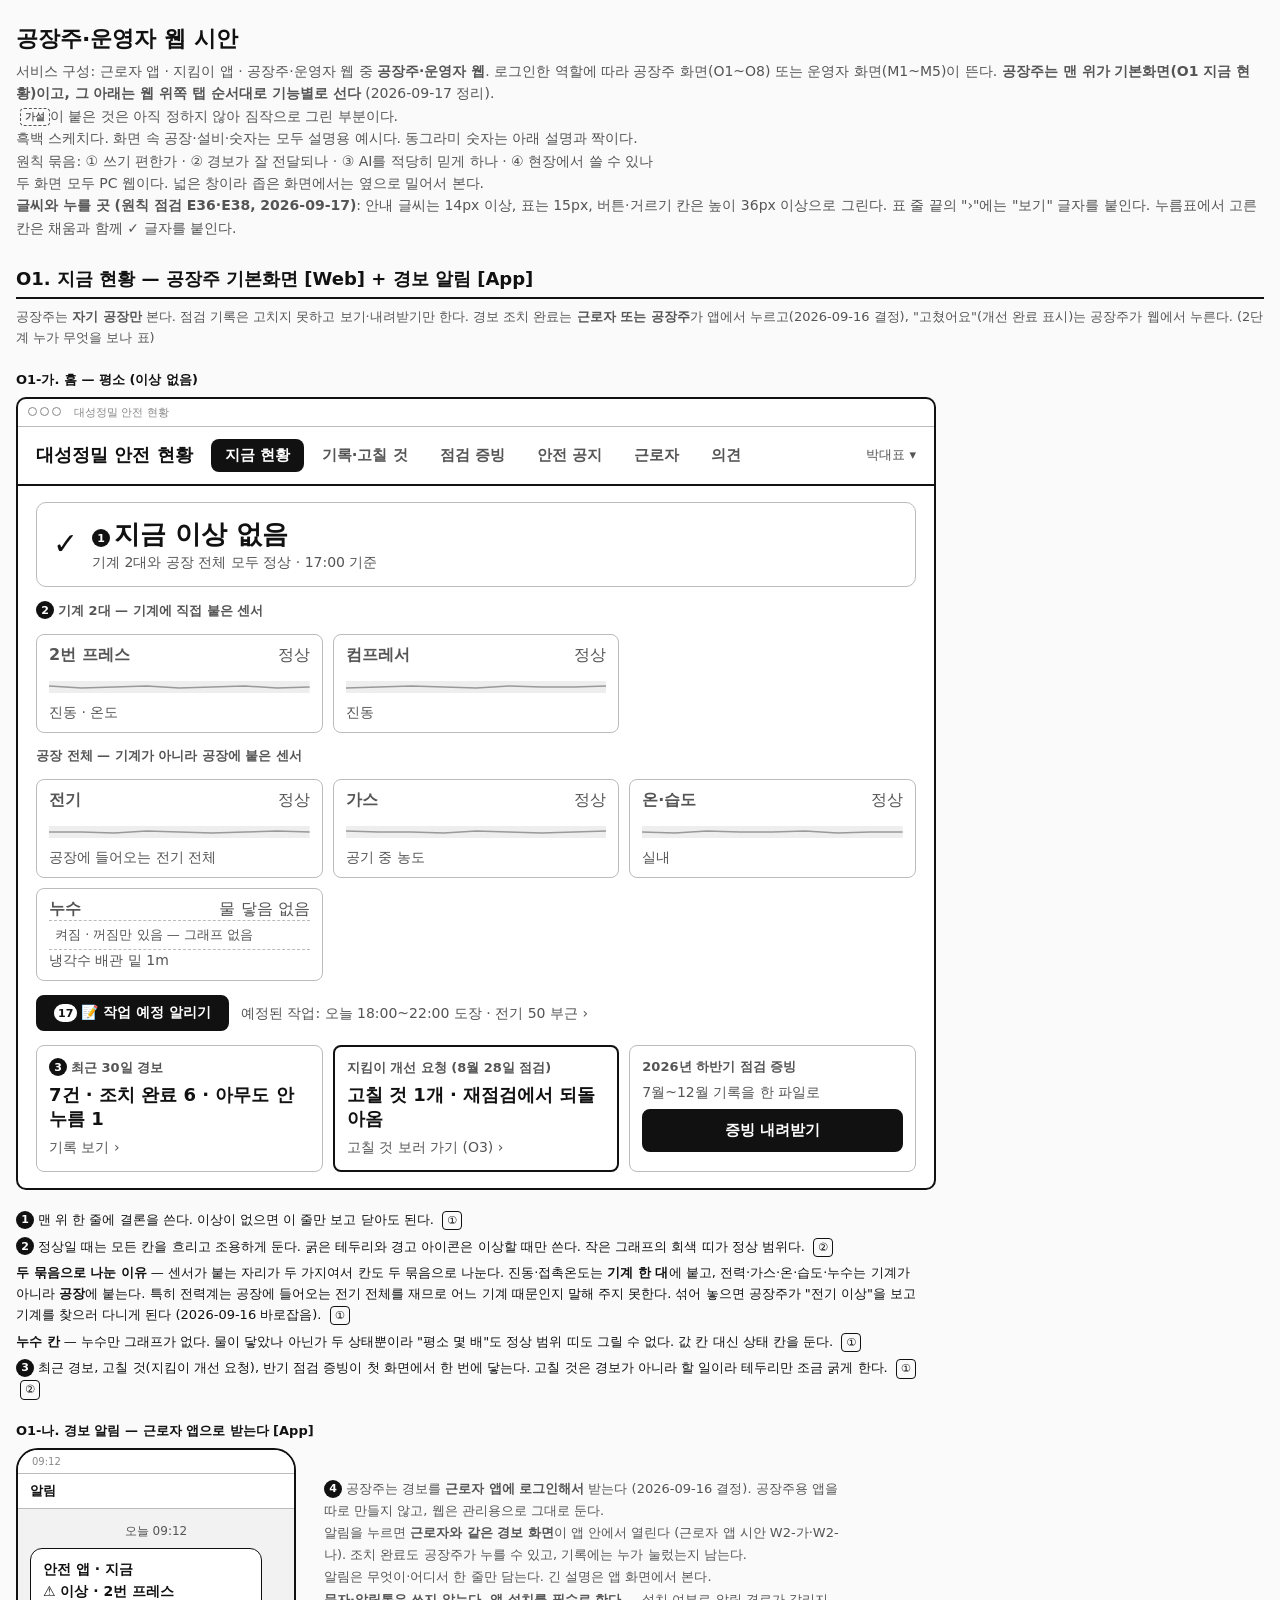
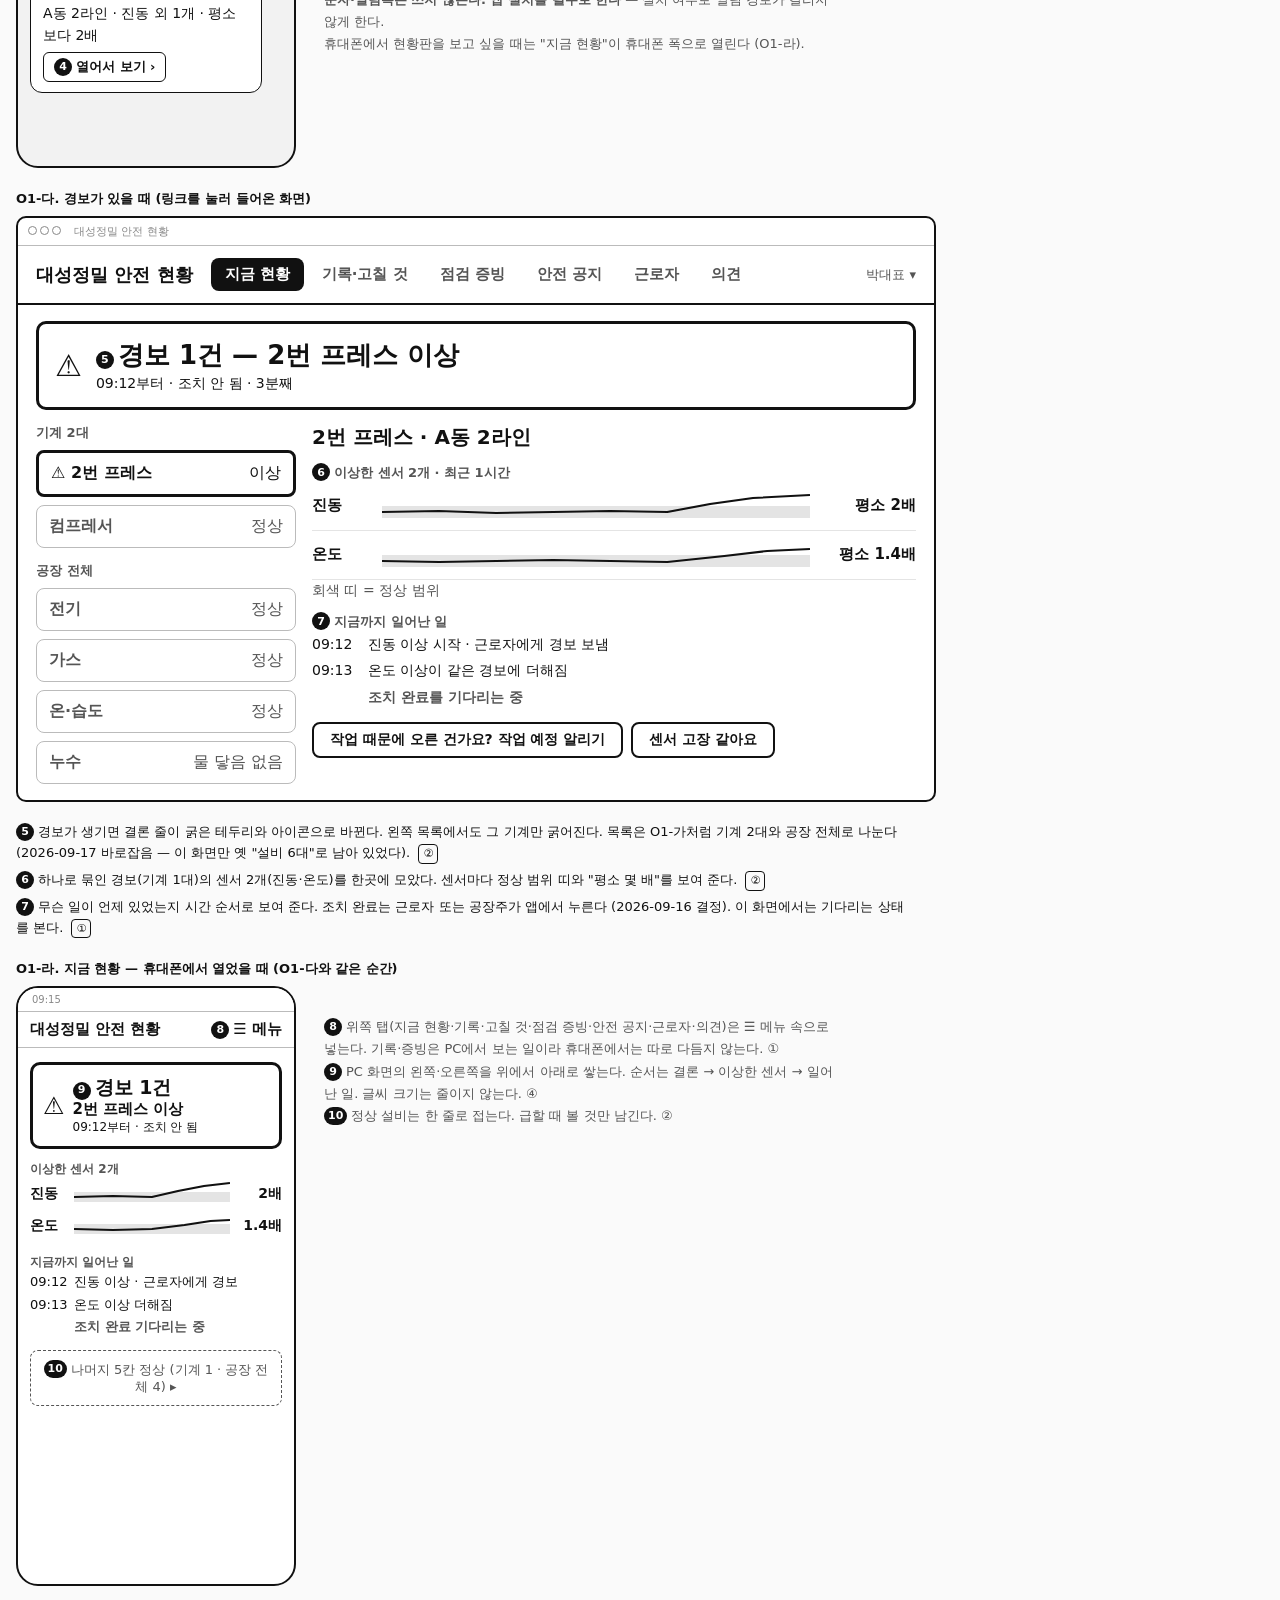
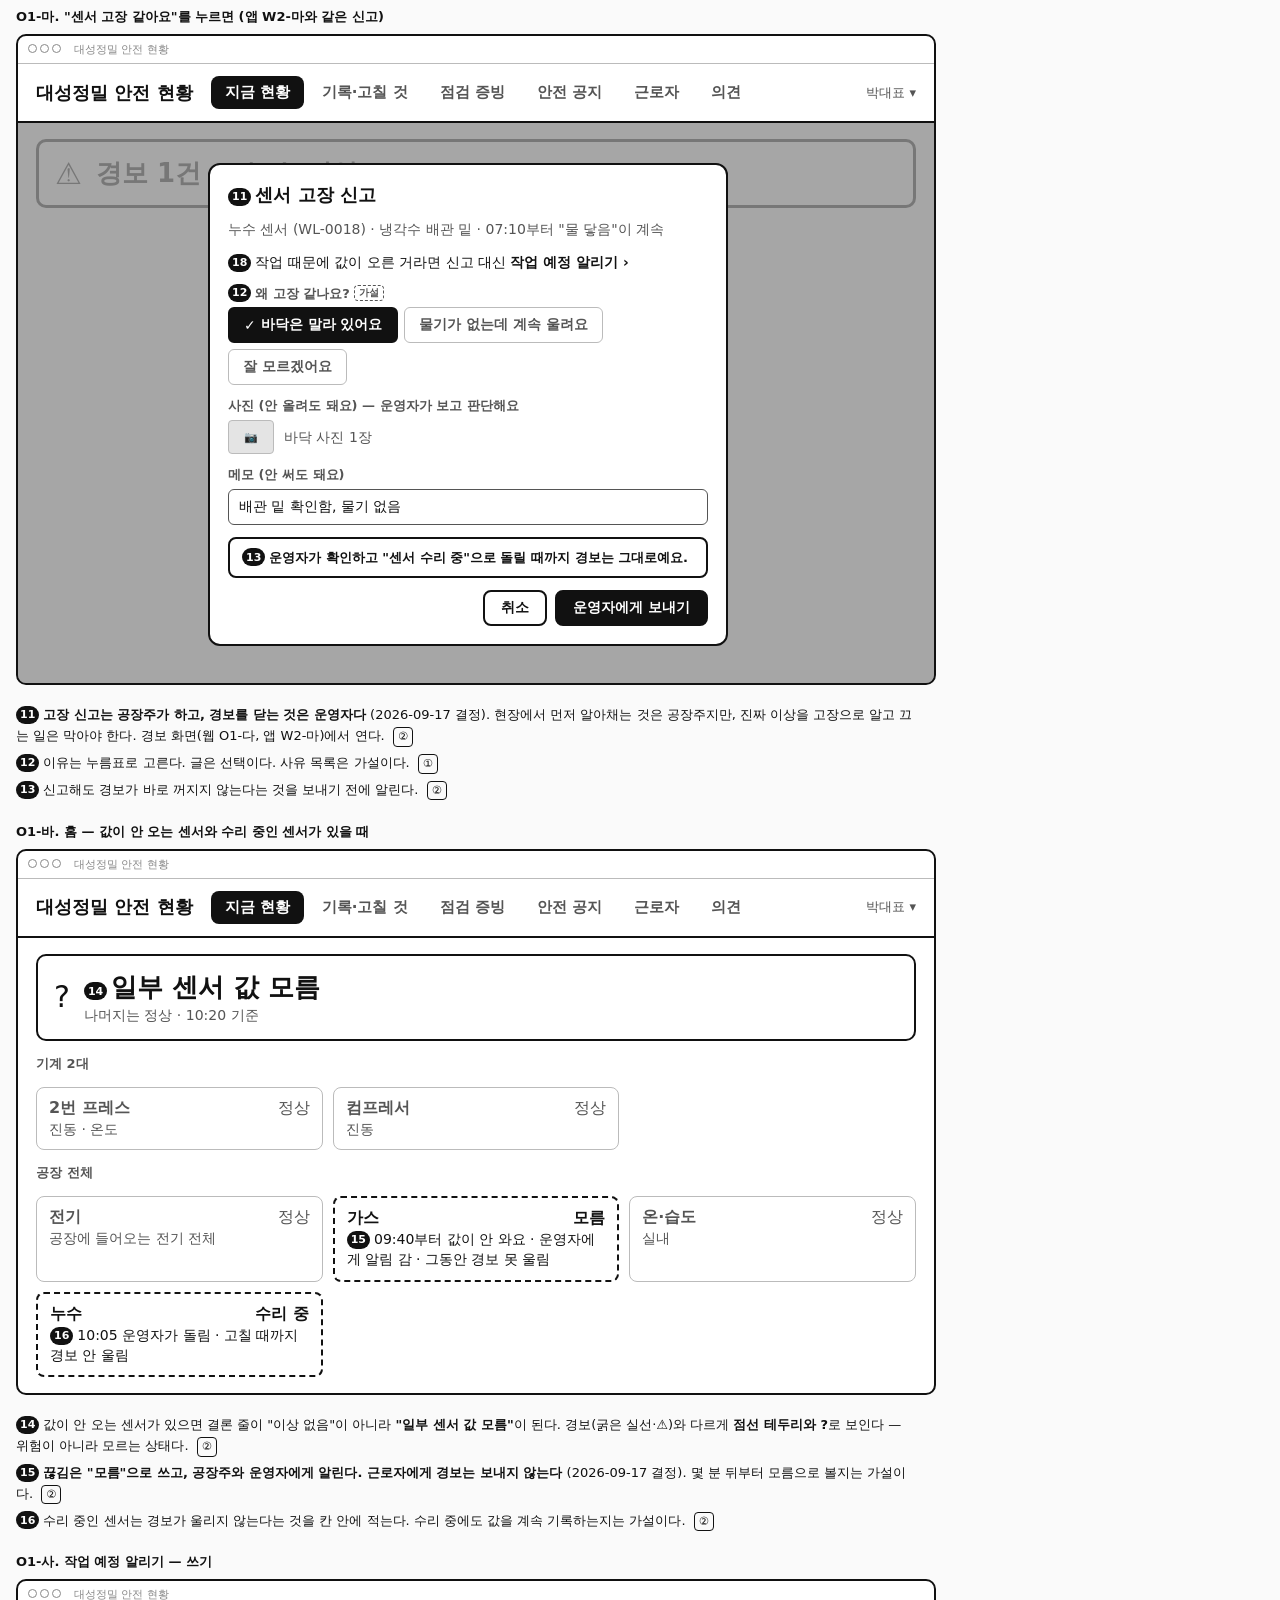
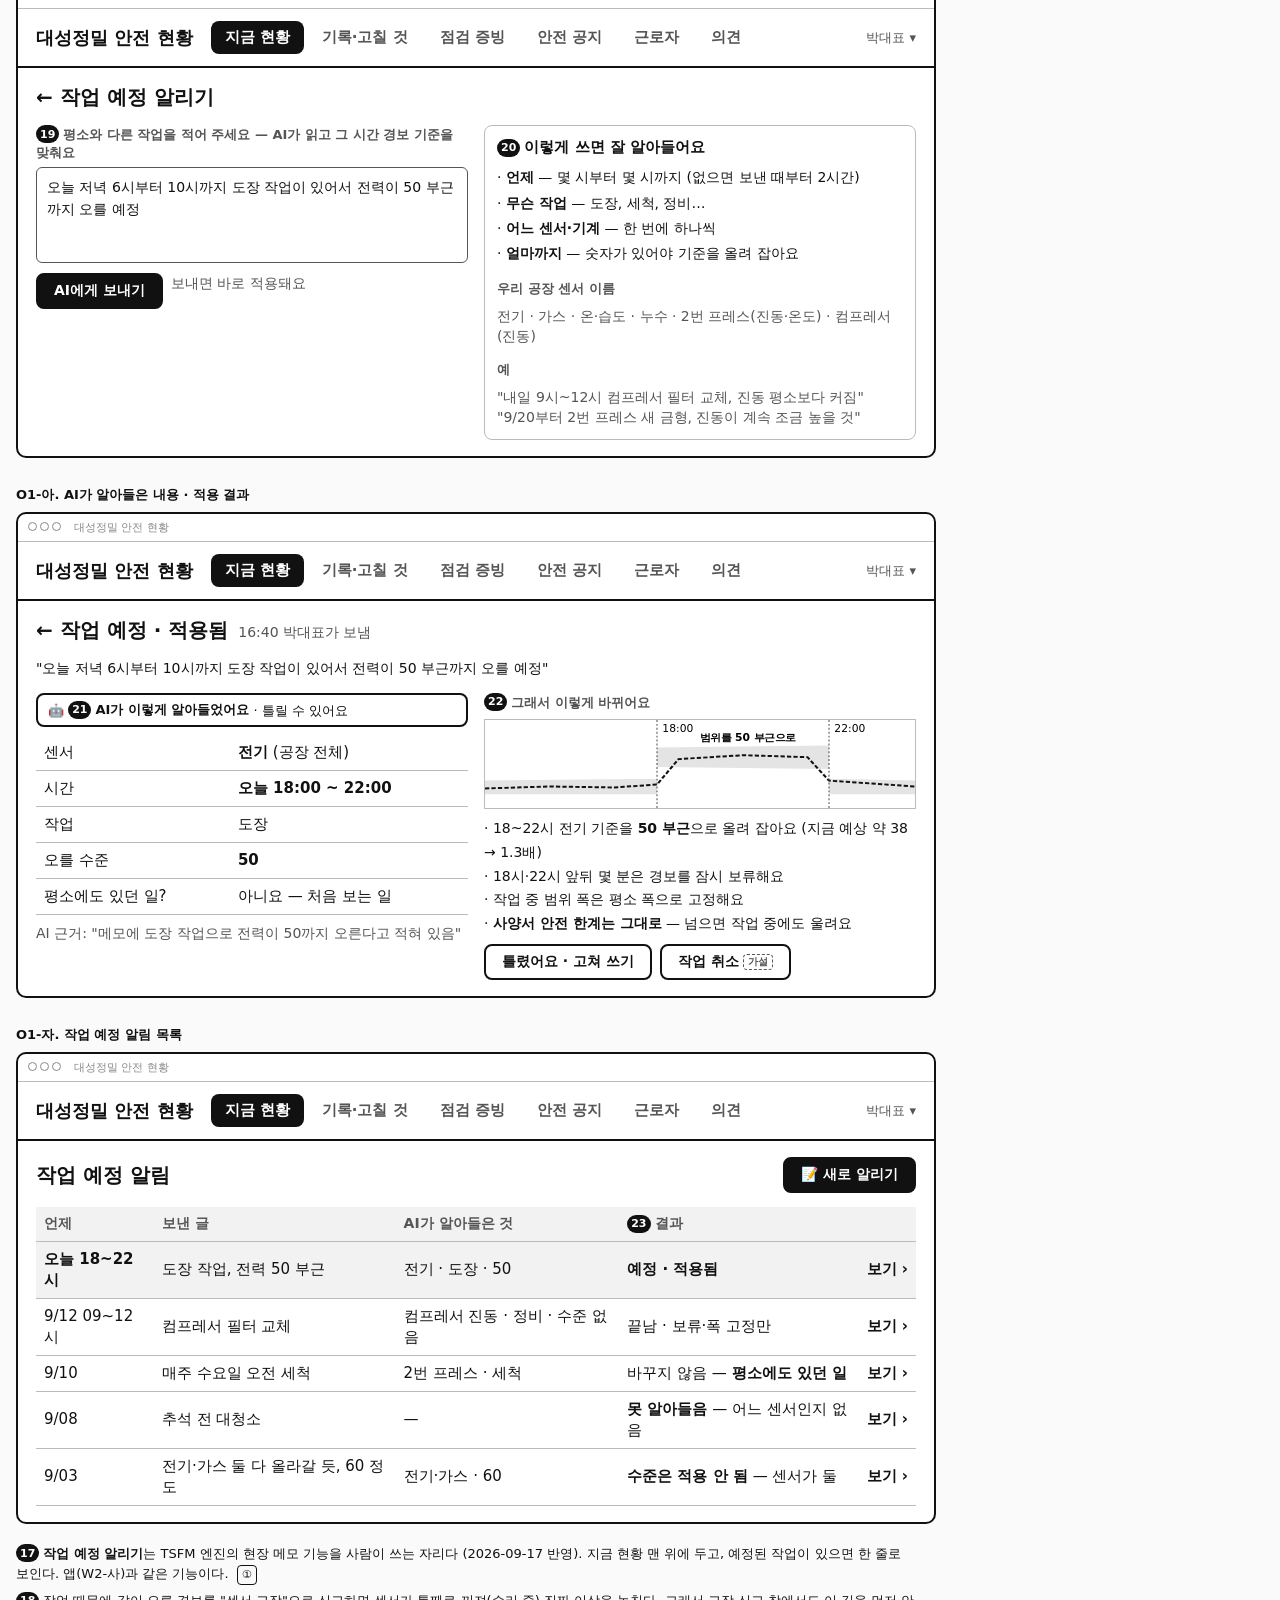
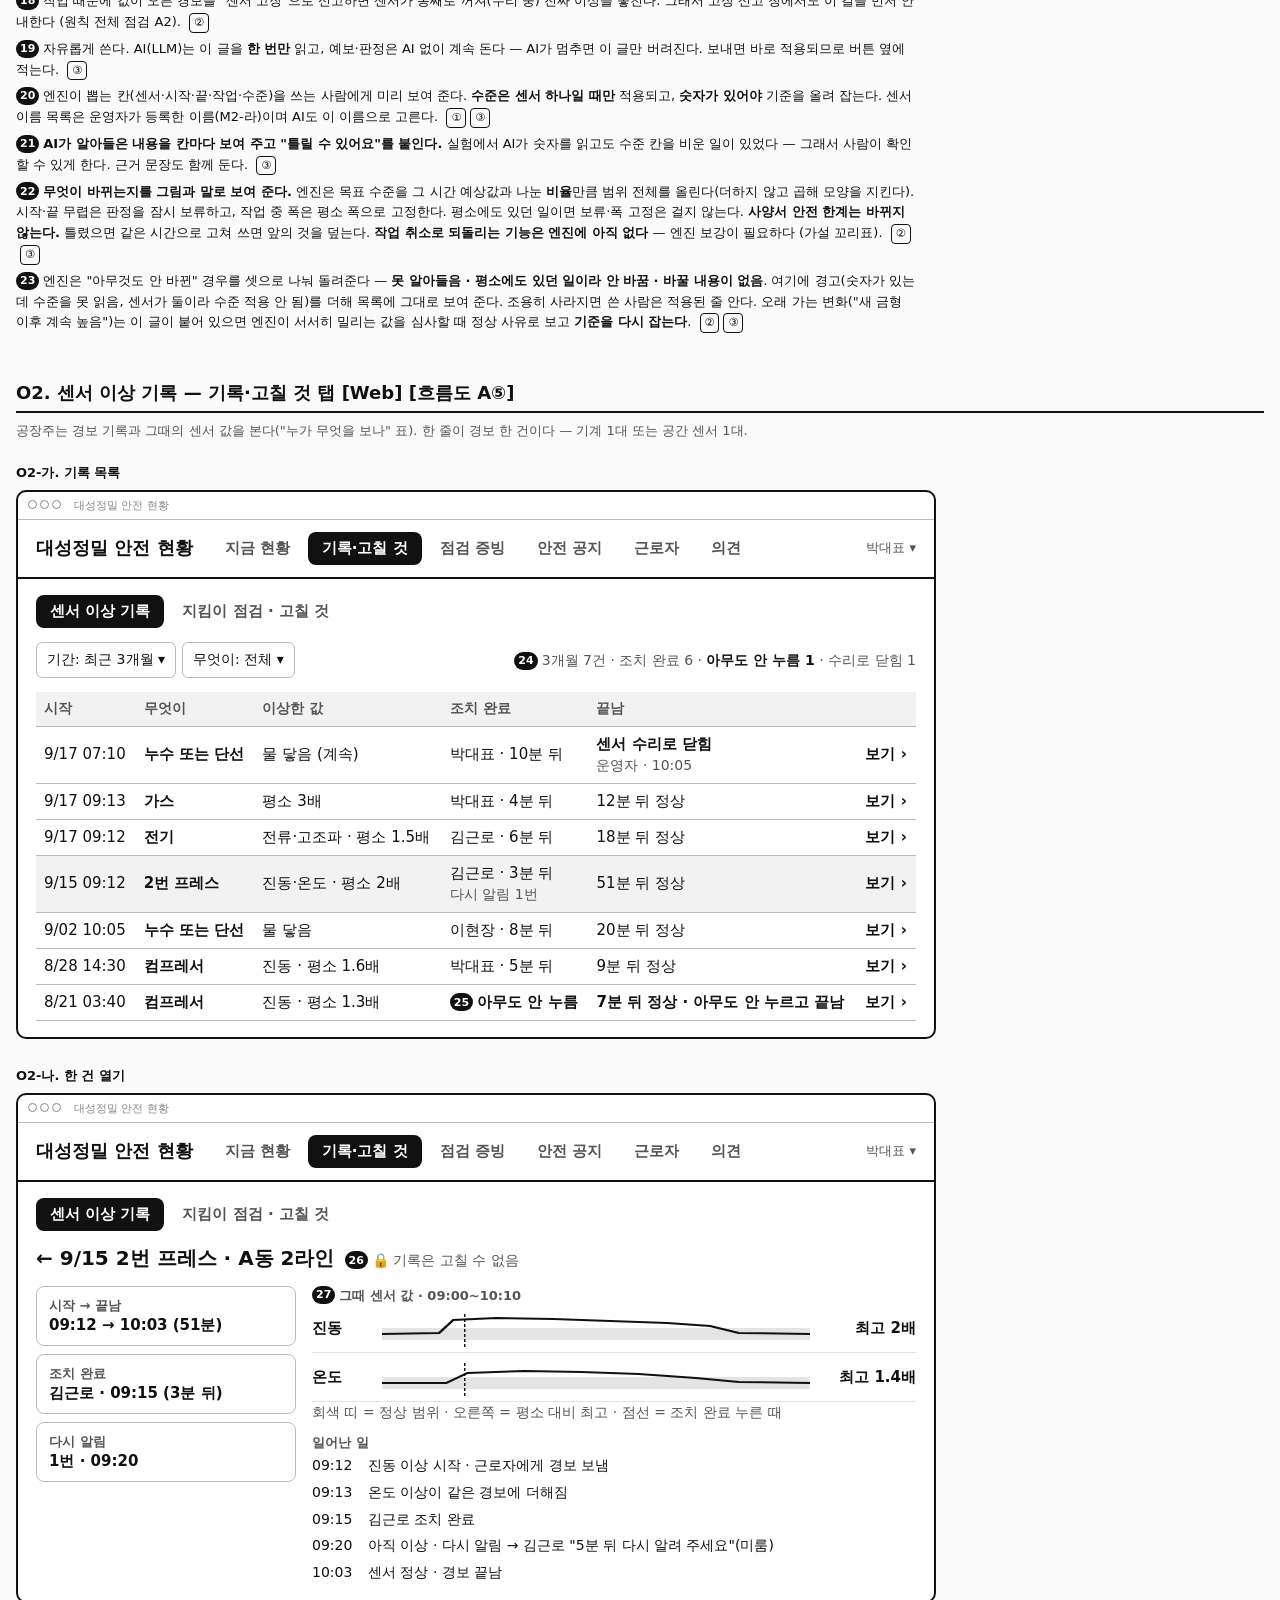
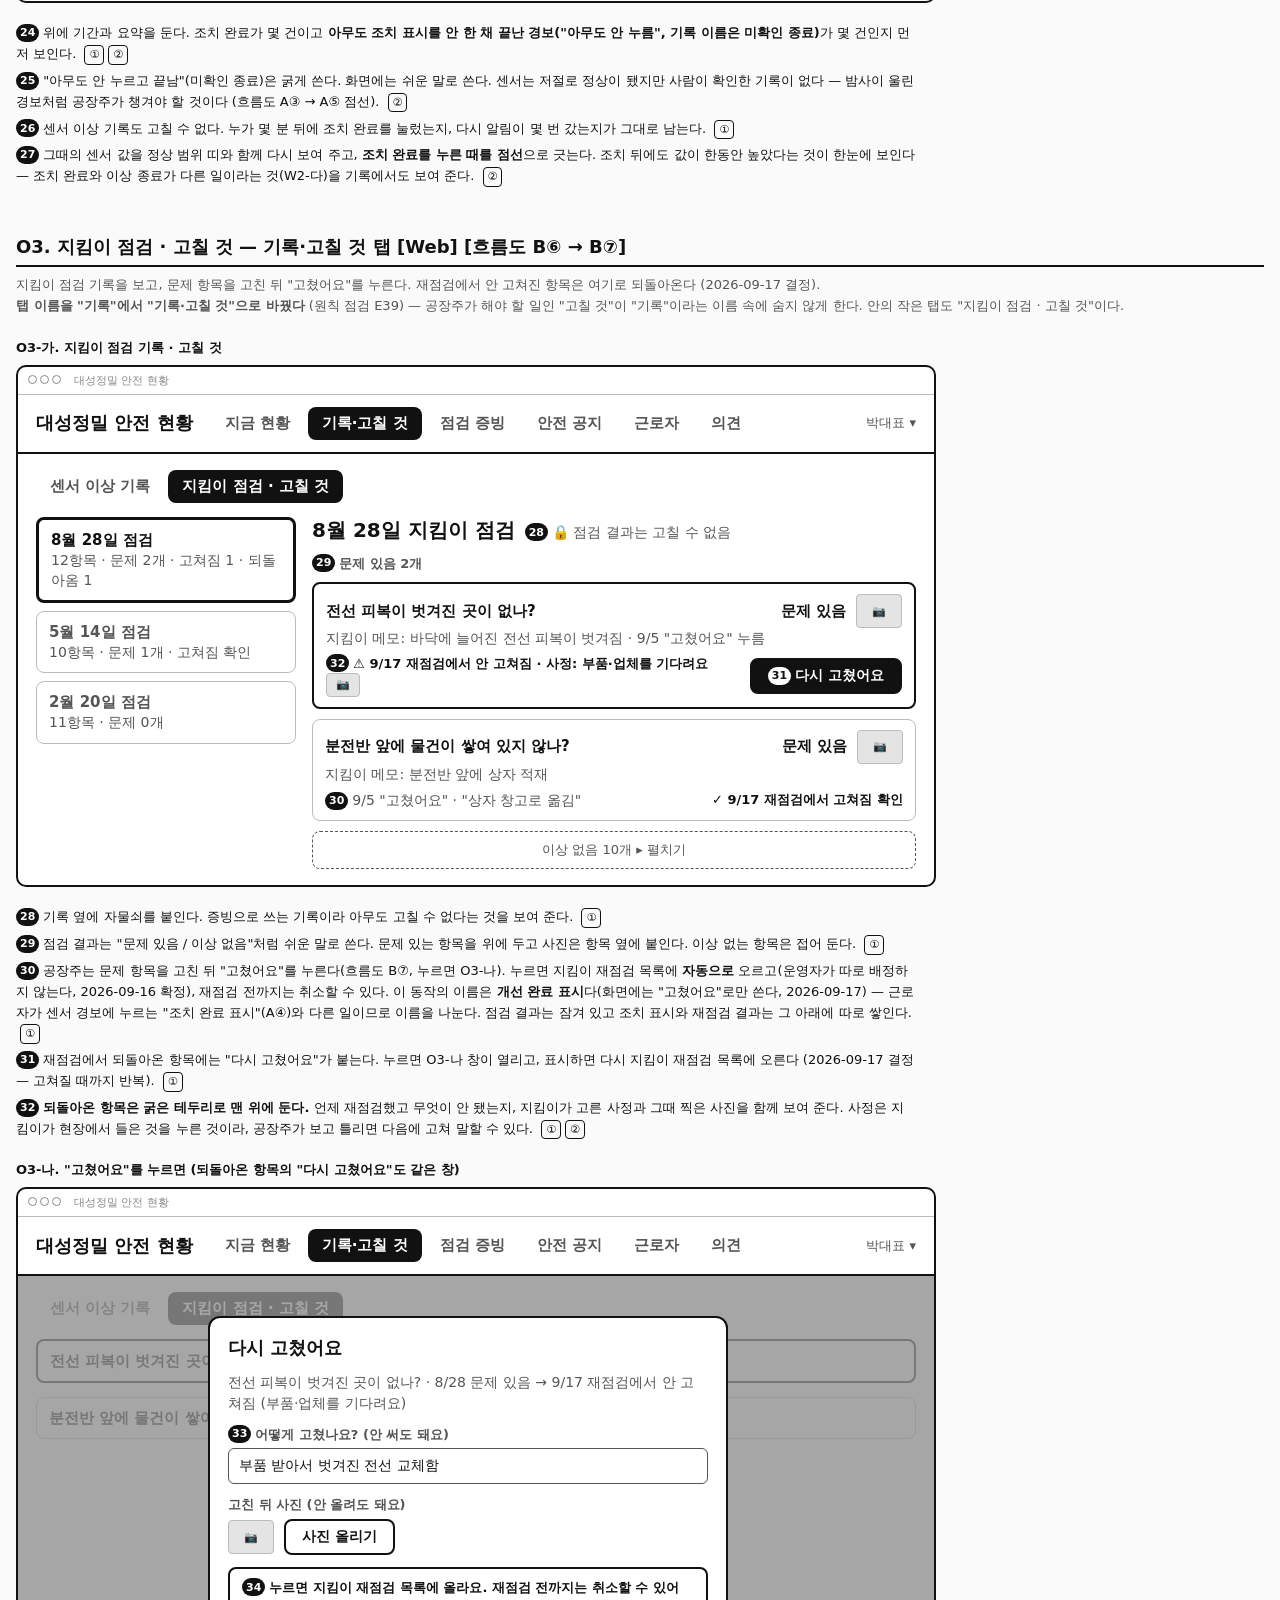
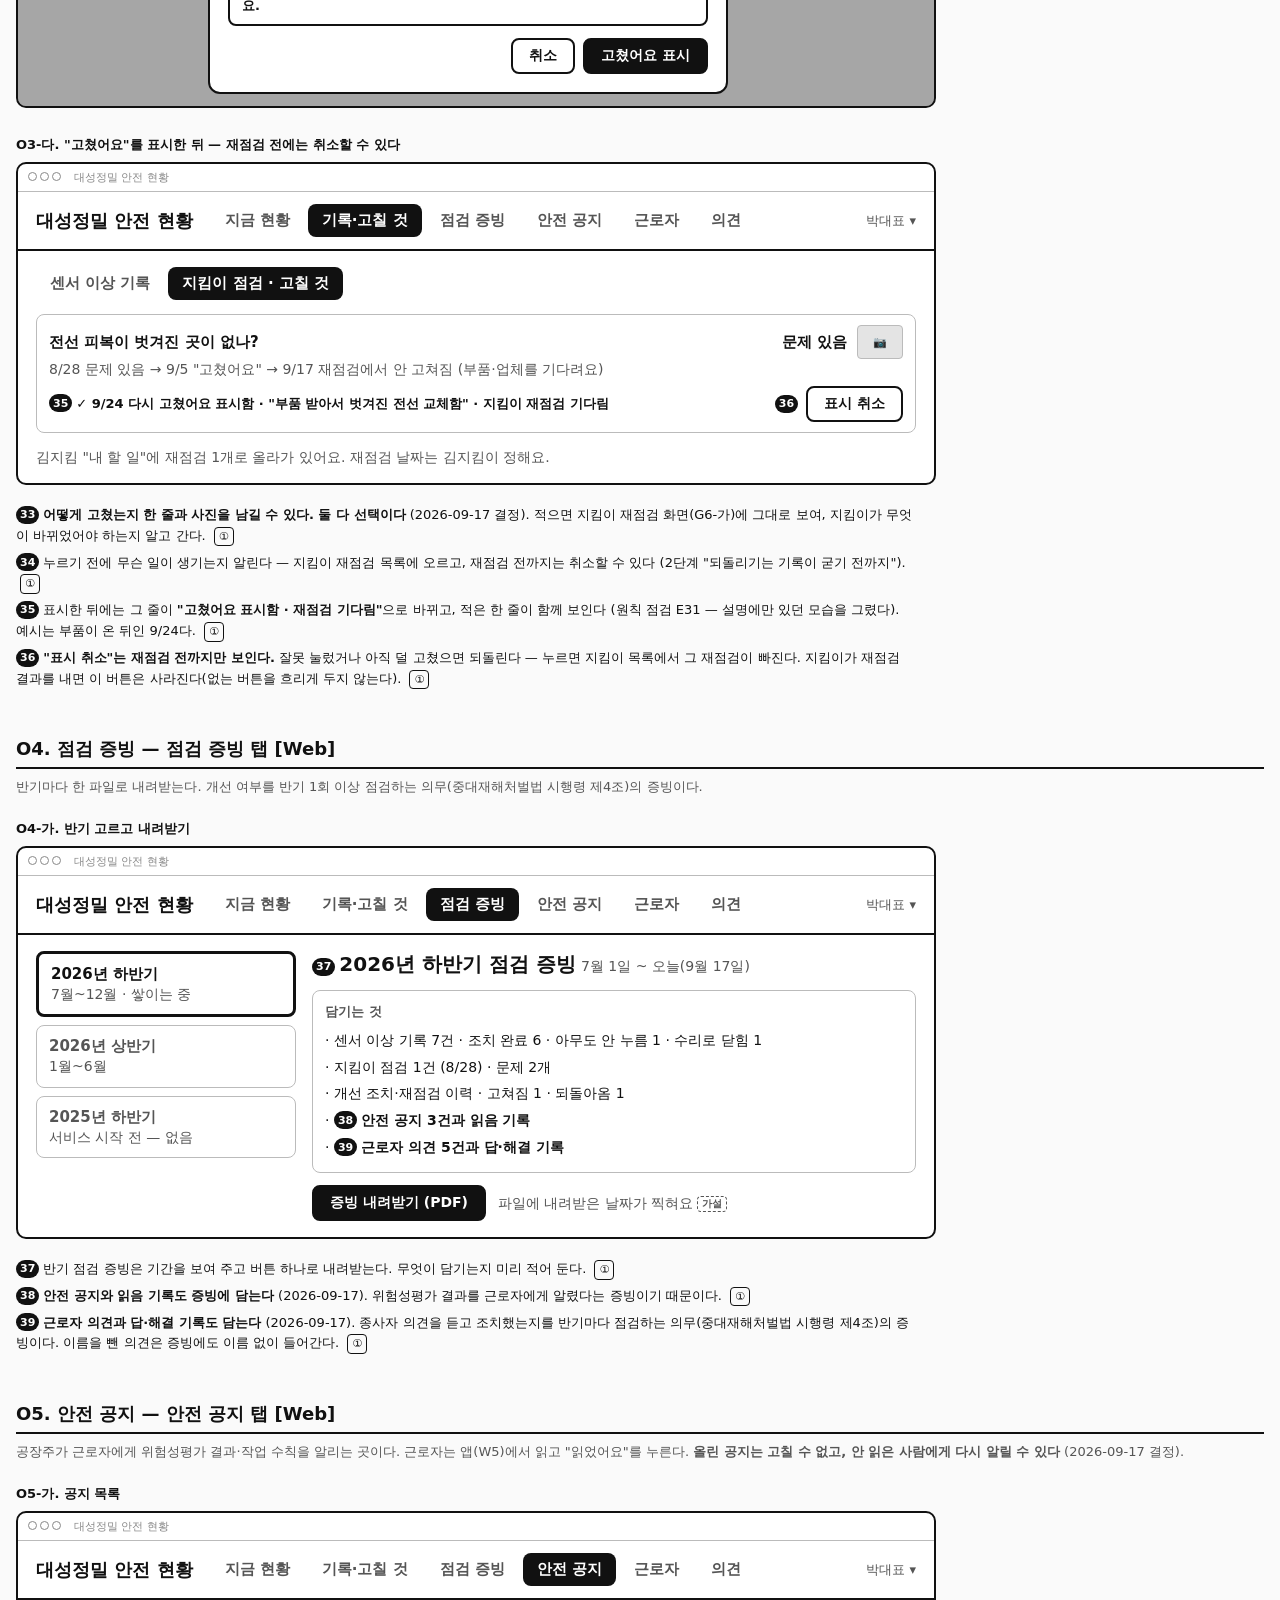
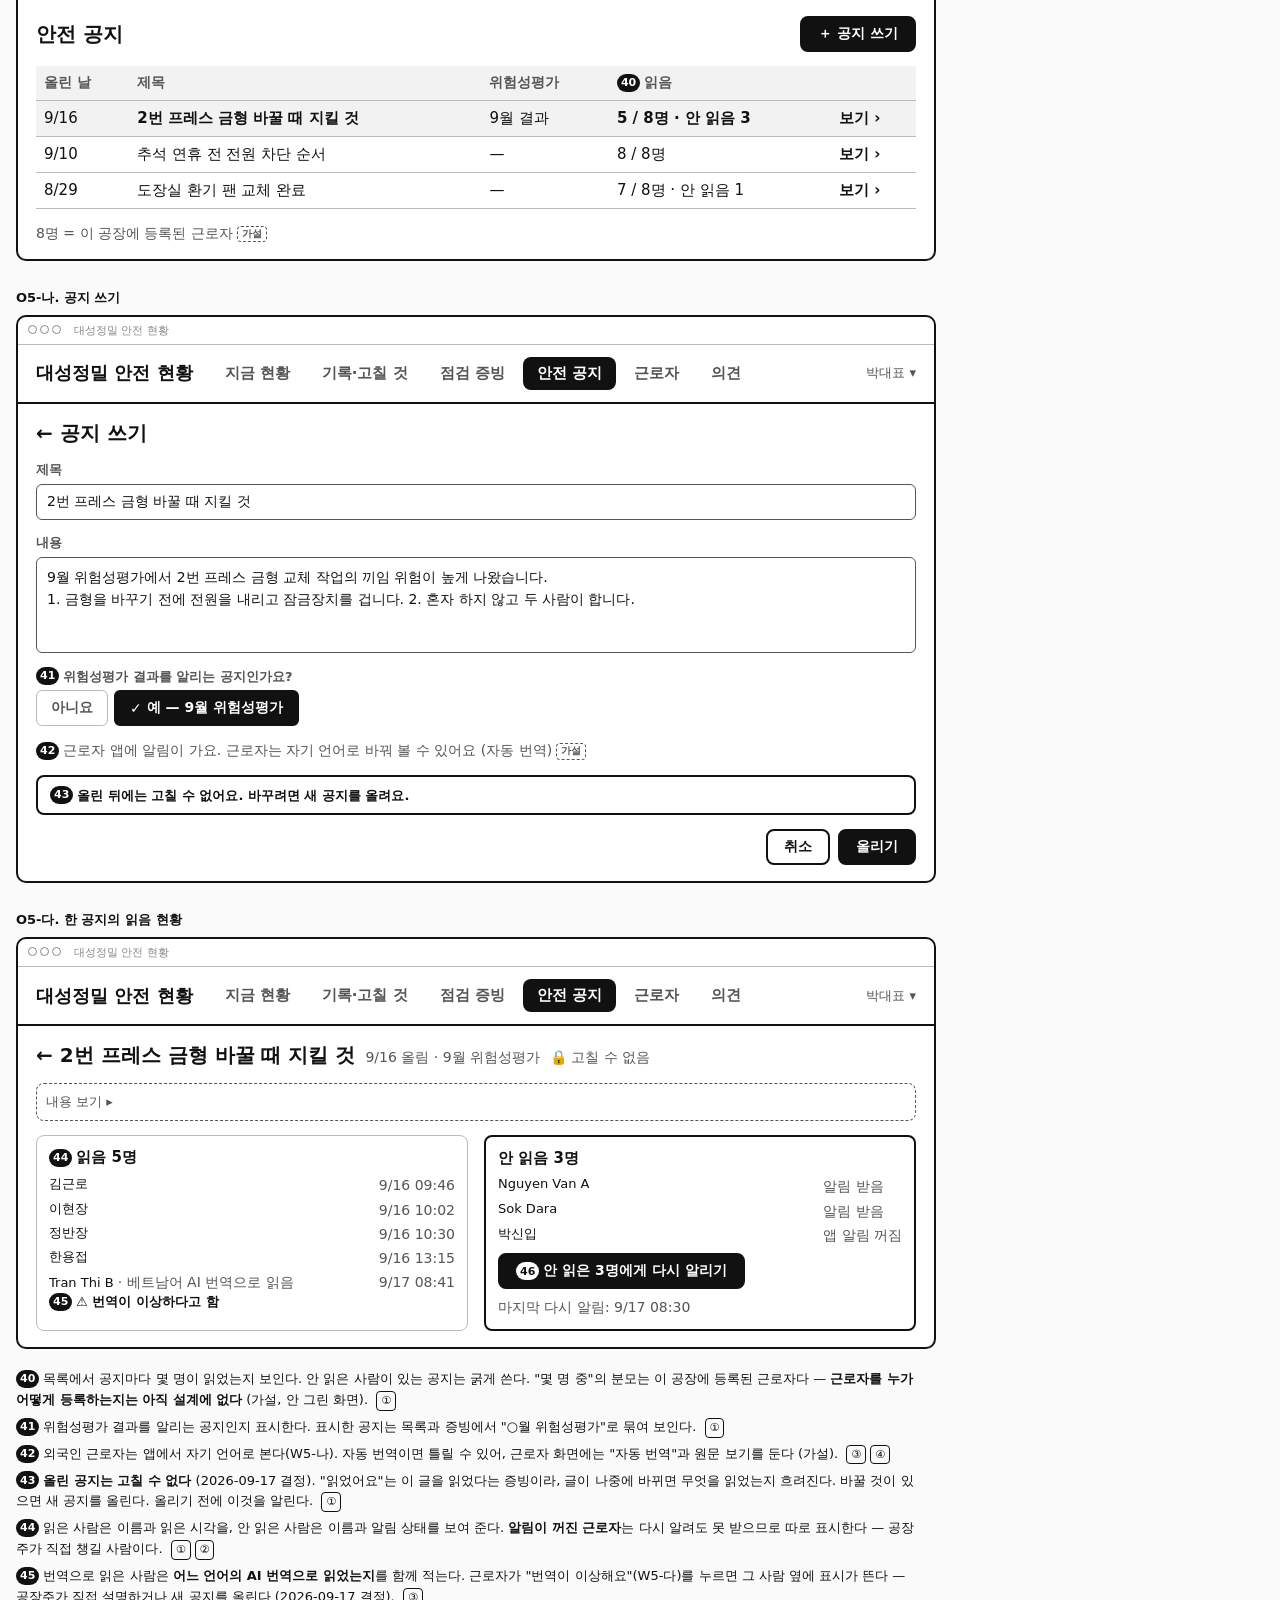
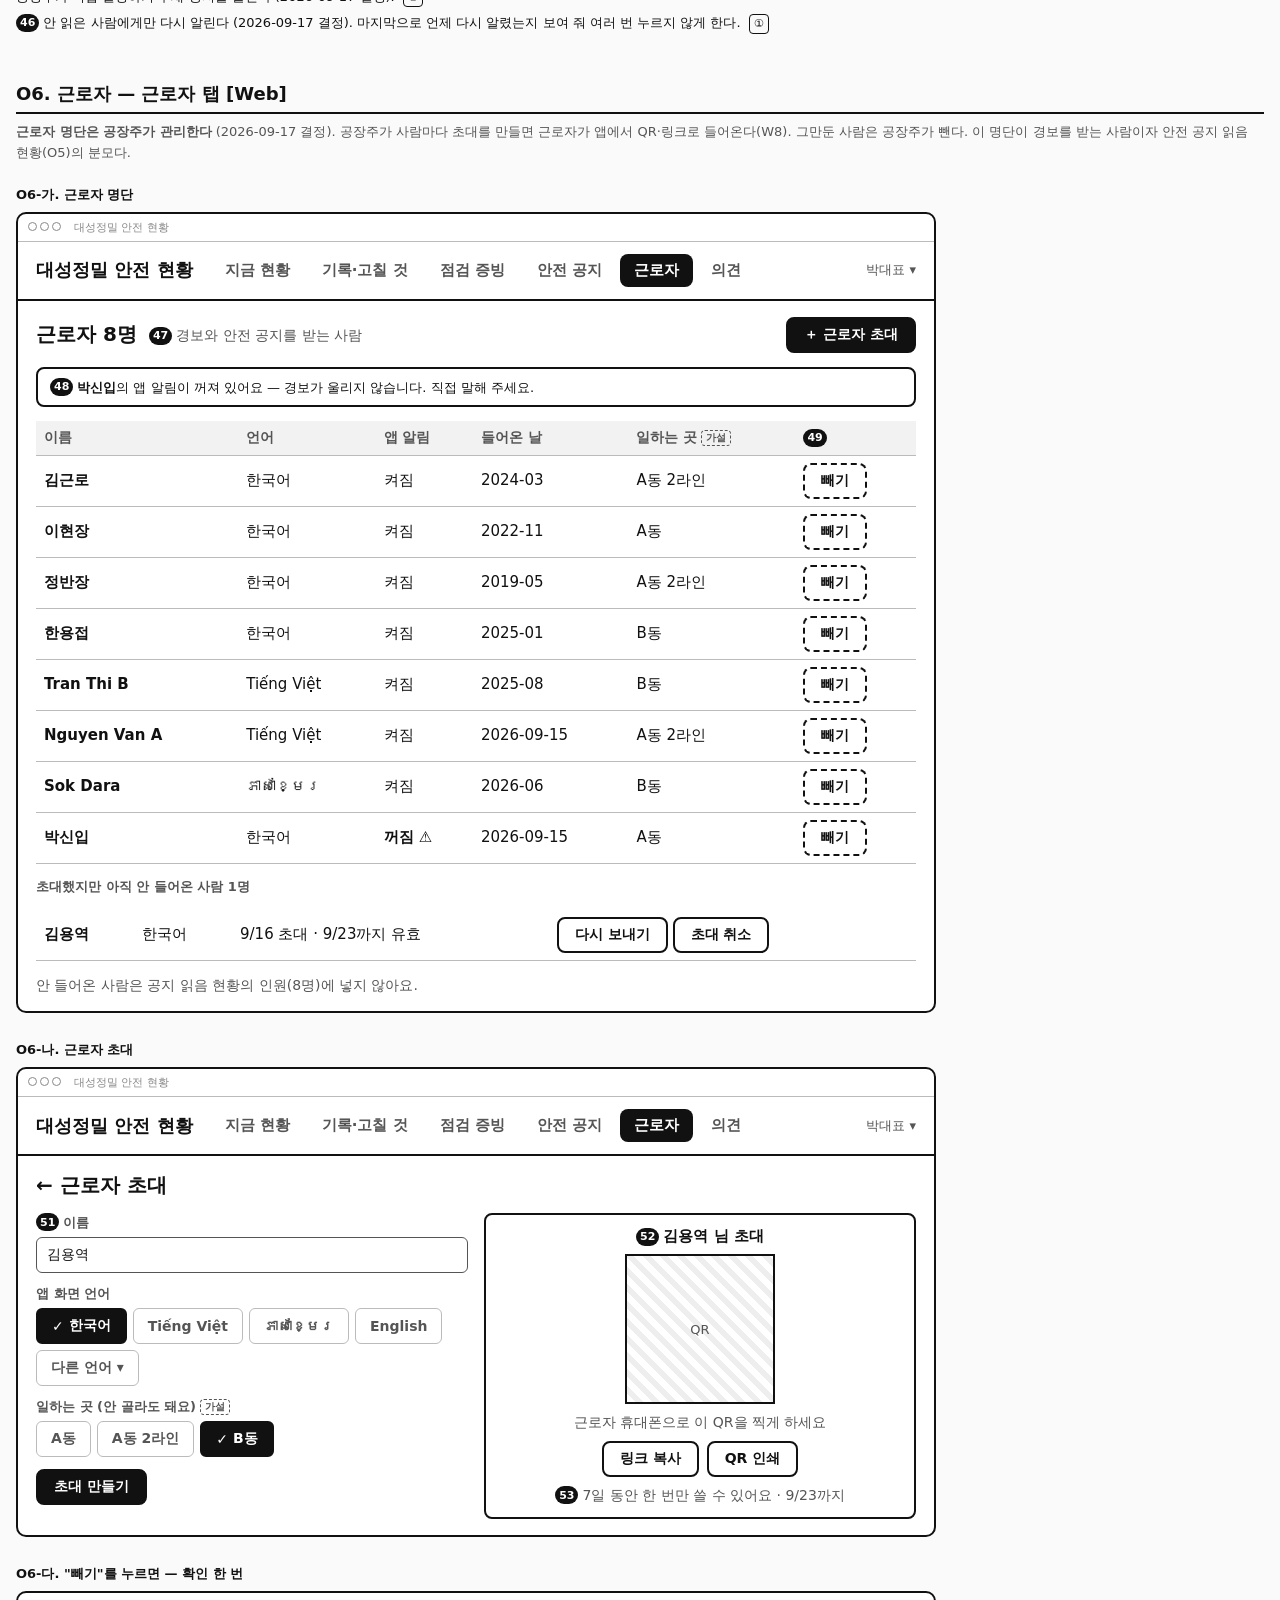
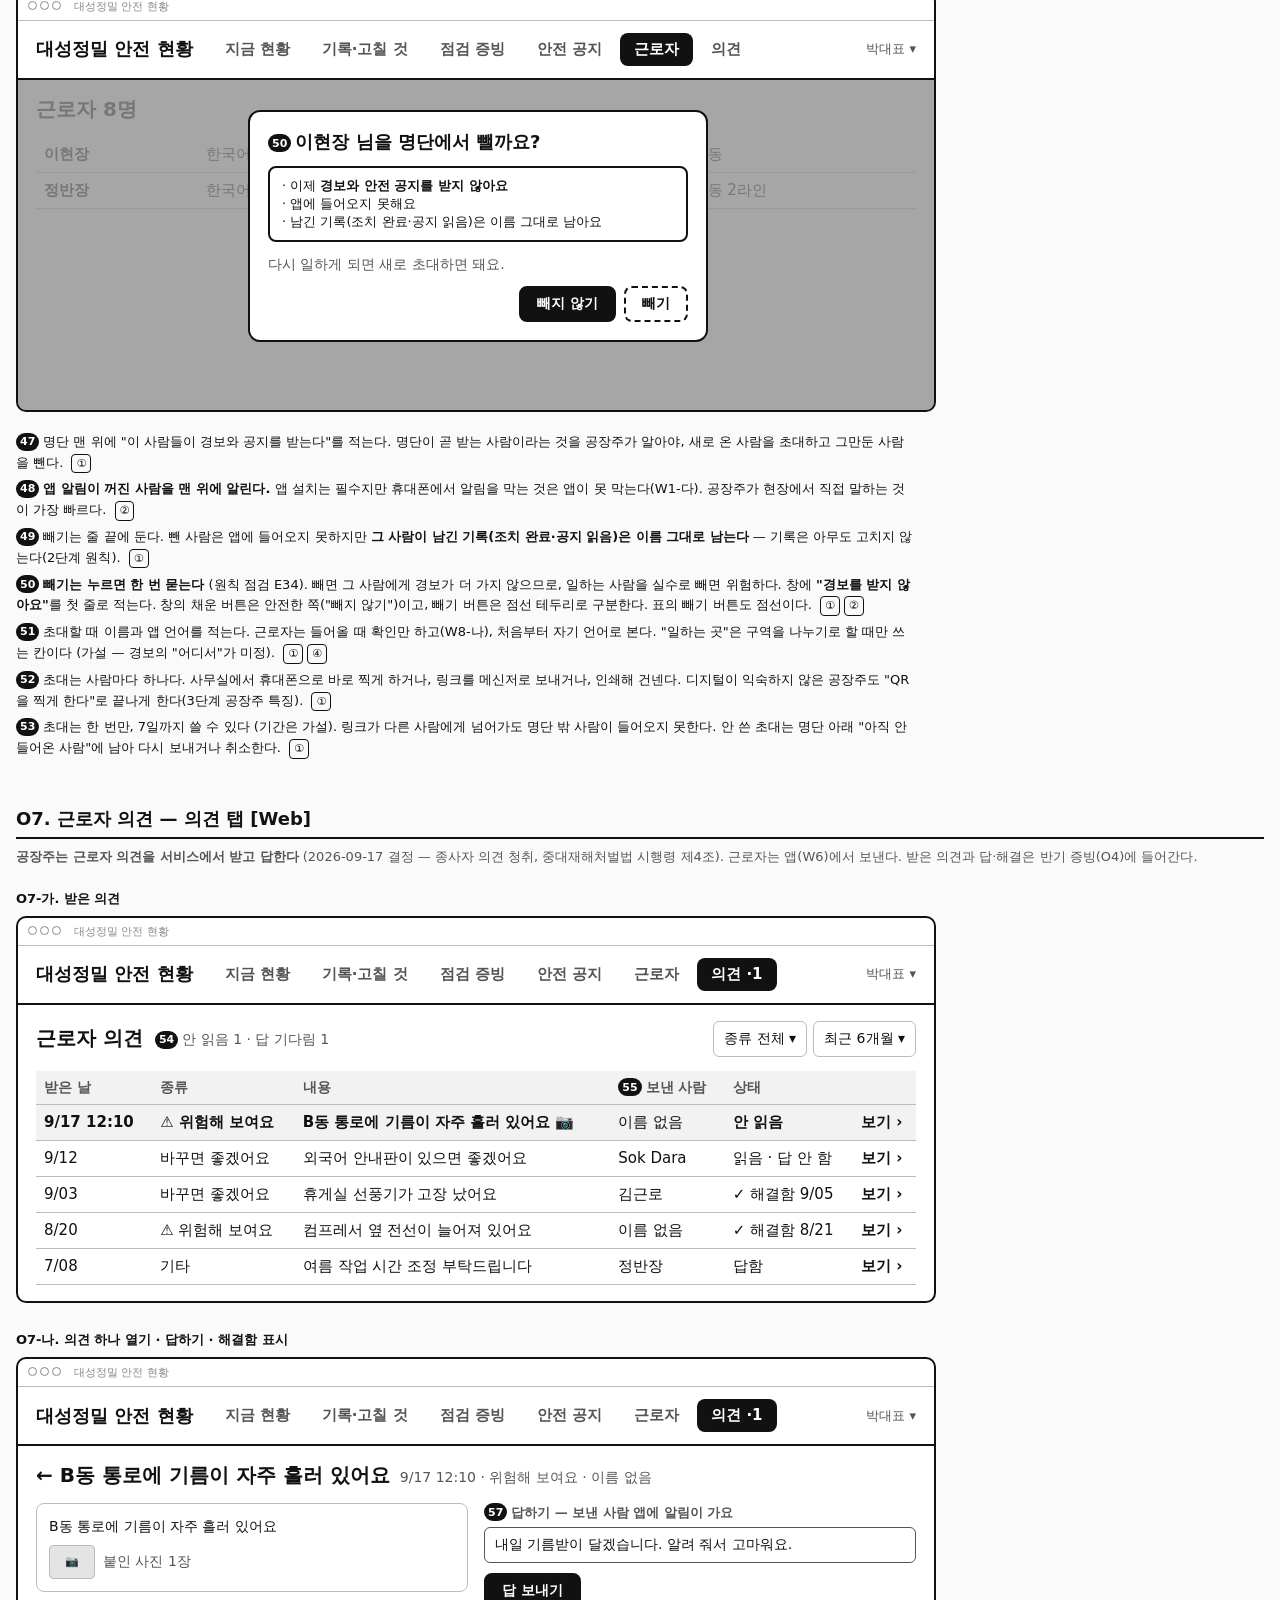
<file: 4단계_시안/260915_공장주운영자웹_시안.html>
<!doctype html>
<html lang="ko">
<head>
<meta charset="utf-8">
<meta name="viewport" content="width=device-width,initial-scale=1">
<title>공장주·운영자 웹 시안</title>
<style>
:root{--ink:#111;--mid:#555;--soft:#888;--line:#bbb;--fill:#e4e4e4;--fill2:#f2f2f2;--bg:#fafafa}
*{box-sizing:border-box}
body{margin:0;background:var(--bg);color:var(--ink);font-family:system-ui,"Apple SD Gothic Neo","Noto Sans KR",sans-serif;padding:24px 16px 48px}
h1{font-size:22px;margin:0 0 6px}
.lead{color:var(--mid);margin:0 0 28px;font-size:14px;line-height:1.6}
section{margin-bottom:48px}
h2{font-size:18px;border-bottom:2px solid var(--ink);padding-bottom:6px;margin:0 0 8px}
.sub{font-size:13px;color:var(--mid);margin:0 0 16px;line-height:1.6}
.cap{font-size:13px;font-weight:700;margin:22px 0 8px}
.n{display:inline-grid;place-items:center;min-width:18px;height:18px;padding:0 4px;border-radius:9px;background:var(--ink);color:#fff;font-size:11px;font-weight:700;margin-right:4px;vertical-align:1px}
.tag{display:inline-block;border:1px solid var(--ink);border-radius:4px;padding:0 5px;font-size:11px;font-weight:700;vertical-align:1px}
.small{font-size:12px;color:var(--mid);line-height:1.45}
.lbl{font-size:12px;color:var(--mid);font-weight:700}
.notes{font-size:13px;line-height:1.6;margin:14px 0 0;padding:0;list-style:none;max-width:900px}
.notes li{margin-bottom:6px}
.notes .g{display:inline-block;border:1px solid var(--ink);border-radius:4px;padding:0 4px;font-size:11px;margin-left:4px}

/* 데스크톱 창 */
.scroll{overflow-x:auto;padding-bottom:6px}
.win{width:920px;border:2px solid var(--ink);border-radius:10px;background:#fff;overflow:hidden}
.wbar{height:28px;border-bottom:1px solid var(--line);display:flex;align-items:center;gap:10px;padding:0 10px;font-size:11px;color:var(--soft)}
.wbar i{display:inline-block;width:9px;height:9px;border-radius:50%;border:1px solid var(--soft);margin-right:3px}
.top{display:flex;align-items:center;gap:18px;padding:12px 18px;border-bottom:2px solid var(--ink)}
.brand{font-size:18px;font-weight:850}
.tabs{display:flex;gap:4px}
.tabs span{padding:7px 14px;border-radius:8px;font-size:15px;font-weight:700;color:var(--mid)}
.tabs span.on{background:var(--ink);color:#fff}
.who{margin-left:auto;font-size:13px;color:var(--mid)}
.wbody{padding:16px 18px;display:flex;flex-direction:column;gap:14px}
.verdict{border:1px solid var(--line);border-radius:10px;padding:14px 16px;display:flex;align-items:center;gap:14px}
.verdict.bad{border:3px solid var(--ink)}
.verdict .v{font-size:26px;font-weight:850}
.verdict .ic{font-size:30px;line-height:1}
.grid3{display:grid;grid-template-columns:repeat(3,1fr);gap:10px}
.eq{border:1px solid var(--line);border-radius:8px;padding:10px 12px;color:var(--soft)}
.eq .nm{display:flex;justify-content:space-between;align-items:baseline;color:var(--mid)}
.eq .nm b{font-size:16px}
.eq.bad{border:3px solid var(--ink);color:var(--ink)}
.eq.bad .nm{color:var(--ink)}
.spark{display:block;width:100%;height:30px;margin-top:6px}
.cards{display:grid;grid-template-columns:repeat(3,1fr);gap:10px}
.card{border:1px solid var(--line);border-radius:8px;padding:12px;display:flex;flex-direction:column;gap:6px}
.card .t{font-size:15px;font-weight:800}
.card.todo{border:2px solid var(--ink)}
.btn .n{background:#fff;color:#111}
.fixrow{display:flex;justify-content:space-between;align-items:center;gap:10px;margin-top:6px}
.state{font-size:13px;font-weight:700}
.card .big{font-size:18px;font-weight:800}
.btn{display:block;text-align:center;border:2px solid var(--ink);border-radius:8px;padding:10px 0;font-weight:800;font-size:15px;background:var(--ink);color:#fff}
.btn.ghost{background:#fff;color:var(--ink)}
.btn.inl{display:inline-flex;align-items:center;justify-content:center;min-height:36px;padding:0 16px;font-size:14px;white-space:nowrap}
.split{display:grid;grid-template-columns:260px 1fr;gap:16px}
.list{display:flex;flex-direction:column;gap:8px}
.sensor{display:grid;grid-template-columns:60px 1fr 96px;align-items:center;gap:10px;font-size:15px;font-weight:700;border-bottom:1px solid var(--fill);padding:4px 0}
.sensor .x{text-align:right;white-space:nowrap}
.tl{list-style:none;margin:0;padding:0;font-size:14px;line-height:1.9}
.tl li{display:grid;grid-template-columns:56px 1fr}
.tl .wait{color:var(--mid);font-weight:700}
.lock{font-size:12px;color:var(--mid)}
.sel{border:3px solid var(--ink) !important}
.item{border:1px solid var(--line);border-radius:8px;padding:10px 12px}
.item b{font-size:15px}
.ph{display:inline-grid;place-items:center;width:46px;height:34px;background:var(--fill);border:1px solid var(--line);border-radius:4px;font-size:11px;color:var(--mid)}
table{border-collapse:collapse;width:100%;background:#fff}
th,td{border-bottom:1px solid var(--line);padding:7px 8px;text-align:left;vertical-align:middle;line-height:1.4}
th{background:var(--fill2);font-size:14px;color:var(--mid)}
.dense{font-size:15px}
.dense td b{font-size:15px}
.kpis{display:grid;grid-template-columns:repeat(4,1fr);gap:10px}
.kpi{border:1px solid var(--line);border-radius:8px;padding:10px 12px}
.kpi .k{font-size:24px;font-weight:850}
.kpi.bad{border:3px solid var(--ink)}
.filters{display:flex;flex-wrap:wrap;align-items:center;gap:6px;font-size:14px}
.filters span:not(.n){border:1px solid var(--line);border-radius:6px;padding:0 10px;min-height:36px;display:inline-flex;align-items:center}
.fold{border:1px dashed var(--mid);border-radius:8px;padding:9px;text-align:center;font-size:13px;color:var(--mid)}
.expand{background:var(--fill2)}
.cmp{border:1px solid var(--ink);border-radius:8px;padding:10px;background:#fff;font-size:13px;line-height:1.6}
.two{display:grid;grid-template-columns:1fr 1fr;gap:16px}
.panel{border:1px solid var(--line);border-radius:8px;padding:12px;display:flex;flex-direction:column;gap:8px}
.panel .t{font-size:15px;font-weight:800}
.bar{height:10px;background:var(--fill2);border:1px solid var(--line);border-radius:3px;position:relative}
.bar span{position:absolute;left:0;top:0;bottom:0;background:var(--mid)}

/* 휴대폰 */
.phone{width:280px;border:2px solid var(--ink);border-radius:22px;height:320px;background:var(--fill2);overflow:hidden;display:flex;flex-direction:column}
.pbar{height:24px;border-bottom:1px solid var(--line);font-size:10px;color:var(--soft);display:flex;justify-content:space-between;align-items:center;padding:0 14px;background:#fff}
.phead{background:#fff;border-bottom:1px solid var(--line);padding:8px 12px;font-size:13px;font-weight:700}
.pbody{padding:14px 12px;display:flex;flex-direction:column;gap:8px}
.bubble{background:#fff;border:1.5px solid var(--ink);border-radius:12px;padding:10px 12px;font-size:14px;line-height:1.55;max-width:92%}
.link{display:inline-block;margin-top:6px;border:1px solid var(--ink);border-radius:6px;padding:4px 10px;font-weight:800;font-size:13px}
.phone.tall{height:600px;background:#fff}
.msensor{display:grid;grid-template-columns:36px 1fr 44px;align-items:center;gap:8px;font-size:14px;font-weight:700;padding:3px 0}
.msensor svg{width:100%;height:26px}
.msensor b{text-align:right}
.side{display:flex;gap:28px;flex-wrap:wrap;align-items:flex-start}
.side .expl{max-width:520px;font-size:13px;line-height:1.7;color:var(--mid);padding-top:30px}

/* 2026-09-17 추가 */
.field{display:flex;flex-direction:column;gap:5px}
.input{border:1px solid var(--mid);border-radius:6px;padding:8px 10px;font-size:14px;background:#fff}
.input.area{min-height:96px;line-height:1.6}
.wseg{display:flex;flex-wrap:wrap;gap:6px}
.wseg span{white-space:nowrap;border:1px solid var(--line);border-radius:6px;padding:0 14px;min-height:36px;display:inline-flex;align-items:center;font-size:14px;font-weight:700;color:var(--mid)}
.wseg span.on{border:2px solid var(--ink);background:var(--ink);color:#fff}
.wseg span.on::before{content:"✓";margin-right:5px}
.wseg span.tg::before{content:"☐";margin-right:5px}
.wseg span.tg.on::before{content:"☑"}
.warn{border:2px solid var(--ink);border-radius:8px;padding:9px 12px;font-size:13px;font-weight:700}
.stage{position:relative}
.stage .faded{opacity:.3}
.dim2{position:absolute;inset:0;background:rgba(0,0,0,.35)}
.dialog{position:absolute;left:190px;top:40px;width:520px;background:#fff;border:2px solid var(--ink);border-radius:12px;padding:18px;display:flex;flex-direction:column;gap:12px}
.btnrow{display:flex;gap:8px;justify-content:flex-end}
.back{border:2px solid var(--ink);border-radius:8px;padding:10px 12px}
.names{display:grid;grid-template-columns:1fr auto;gap:4px 12px;font-size:13px}
.guess{display:inline-block;border:1px dashed var(--mid);border-radius:4px;padding:0 4px;font-size:10px;font-weight:800;color:var(--mid);margin-left:4px;vertical-align:1px}
.eq.unk{border:2px dashed var(--ink);color:var(--ink)}
.eq.unk .nm{color:var(--ink)}
/* 2026-09-17 원칙 점검 E36·E38 — 웹 글씨·누를 곳 */
.win .small{font-size:14px}
.win .lbl{font-size:13px}
.win .lock{font-size:14px}
.win .n{font-size:11px}
td.go{white-space:nowrap;font-weight:700;color:var(--ink)}
.dialog.c{left:230px;top:30px;width:460px}
.btn.danger{border-style:dashed}
</style>
</head>
<body>

<h1>공장주·운영자 웹 시안</h1>
<p class="lead">서비스 구성: 근로자 앱 · 지킴이 앱 · 공장주·운영자 웹 중 <b>공장주·운영자 웹</b>. 로그인한 역할에 따라 공장주 화면(O1~O8) 또는 운영자 화면(M1~M5)이 뜬다. <b>공장주는 맨 위가 기본화면(O1 지금 현황)이고, 그 아래는 웹 위쪽 탭 순서대로 기능별로 선다</b> (2026-09-17 정리).<br>
<span class="guess">가설</span>이 붙은 것은 아직 정하지 않아 짐작으로 그린 부분이다.<br>
흑백 스케치다. 화면 속 공장·설비·숫자는 모두 설명용 예시다. 동그라미 숫자는 아래 설명과 짝이다.<br>
원칙 묶음: ① 쓰기 편한가 · ② 경보가 잘 전달되나 · ③ AI를 적당히 믿게 하나 · ④ 현장에서 쓸 수 있나<br>
두 화면 모두 PC 웹이다. 넓은 창이라 좁은 화면에서는 옆으로 밀어서 본다.<br>
<b>글씨와 누를 곳 (원칙 점검 E36·E38, 2026-09-17)</b>: 안내 글씨는 14px 이상, 표는 15px, 버튼·거르기 칸은 높이 36px 이상으로 그린다. 표 줄 끝의 "›"에는 "보기" 글자를 붙인다. 누름표에서 고른 칸은 채움과 함께 ✓ 글자를 붙인다.</p>

<!-- ================= 공장주 ================= -->
<section>
<h2>O1. 지금 현황 — 공장주 기본화면 [Web] + 경보 알림 [App]</h2>
<p class="sub">공장주는 <b>자기 공장만</b> 본다. 점검 기록은 고치지 못하고 보기·내려받기만 한다. 경보 조치 완료는 <b>근로자 또는 공장주</b>가 앱에서 누르고(2026-09-16 결정), "고쳤어요"(개선 완료 표시)는 공장주가 웹에서 누른다. (2단계 누가 무엇을 보나 표)</p>

<div class="cap">O1-가. <b>홈</b> — 평소 (이상 없음)</div>
<div class="scroll"><div class="win">
 <div class="wbar"><span><i></i><i></i><i></i></span><span>대성정밀 안전 현황</span></div>
 <div class="top"><span class="brand">대성정밀 안전 현황</span>
  <div class="tabs"><span class="on">지금 현황</span><span>기록·고칠 것</span><span>점검 증빙</span><span>안전 공지</span><span>근로자</span><span>의견</span></div>
  <span class="who">박대표 ▾</span></div>
 <div class="wbody">
  <div class="verdict"><span class="ic">✓</span><div><div class="v"><span class="n">1</span>지금 이상 없음</div><div class="small">기계 2대와 공장 전체 모두 정상 · 17:00 기준</div></div></div>
  <div class="lbl"><span class="n">2</span>기계 2대 — 기계에 직접 붙은 센서</div>
  <div class="grid3">
   <div class="eq"><div class="nm"><b>2번 프레스</b><span>정상</span></div><svg class="spark" viewBox="0 0 200 30" preserveAspectRatio="none"><rect x="0" y="9" width="200" height="12" fill="#eee"/><polyline fill="none" stroke="#999" stroke-width="1.5" points="0,14 25,16 50,15 75,14 100,16 125,15 150,14 175,16 200,15"/></svg><div class="small">진동 · 온도</div></div>
   <div class="eq"><div class="nm"><b>컴프레서</b><span>정상</span></div><svg class="spark" viewBox="0 0 200 30" preserveAspectRatio="none"><rect x="0" y="9" width="200" height="12" fill="#eee"/><polyline fill="none" stroke="#999" stroke-width="1.5" points="0,16 25,15 50,14 75,15 100,16 125,14 150,15 175,15 200,14"/></svg><div class="small">진동</div></div>
  </div>
  <div class="lbl">공장 전체 — 기계가 아니라 공장에 붙은 센서</div>
  <div class="grid3">
   <div class="eq"><div class="nm"><b>전기</b><span>정상</span></div><svg class="spark" viewBox="0 0 200 30" preserveAspectRatio="none"><rect x="0" y="9" width="200" height="12" fill="#eee"/><polyline fill="none" stroke="#999" stroke-width="1.5" points="0,15 25,15 50,16 75,14 100,15 125,16 150,15 175,14 200,15"/></svg><div class="small">공장에 들어오는 전기 전체</div></div>
   <div class="eq"><div class="nm"><b>가스</b><span>정상</span></div><svg class="spark" viewBox="0 0 200 30" preserveAspectRatio="none"><rect x="0" y="9" width="200" height="12" fill="#eee"/><polyline fill="none" stroke="#999" stroke-width="1.5" points="0,14 25,15 50,15 75,16 100,14 125,15 150,16 175,15 200,14"/></svg><div class="small">공기 중 농도</div></div>
   <div class="eq"><div class="nm"><b>온·습도</b><span>정상</span></div><svg class="spark" viewBox="0 0 200 30" preserveAspectRatio="none"><rect x="0" y="9" width="200" height="12" fill="#eee"/><polyline fill="none" stroke="#999" stroke-width="1.5" points="0,15 25,16 50,14 75,15 100,15 125,14 150,16 175,15 200,15"/></svg><div class="small">실내</div></div>
   <div class="eq"><div class="nm"><b>누수</b><span>물 닿음 없음</span></div><div style="height:30px;display:flex;align-items:center;font-size:13px;color:#555;border-top:1px dashed #bbb;border-bottom:1px dashed #bbb;padding:0 6px">켜짐 · 꺼짐만 있음 — 그래프 없음</div><div class="small">냉각수 배관 밑 1m</div></div>
  </div>
  <div style="display:flex;align-items:center;gap:12px"><span class="btn inl"><span class="n">17</span>📝 작업 예정 알리기</span><span class="small">예정된 작업: 오늘 18:00~22:00 도장 · 전기 50 부근 ›</span></div>
  <div class="cards">
   <div class="card"><span class="lbl"><span class="n">3</span>최근 30일 경보</span><span class="big">7건 · 조치 완료 6 · 아무도 안 누름 1</span><span class="small">기록 보기 ›</span></div>
   <div class="card todo"><span class="lbl">지킴이 개선 요청 (8월 28일 점검)</span><span class="big">고칠 것 1개 · 재점검에서 되돌아옴</span><span class="small">고칠 것 보러 가기 (O3) ›</span></div>
   <div class="card"><span class="lbl">2026년 하반기 점검 증빙</span><span class="small">7월~12월 기록을 한 파일로</span><span class="btn">증빙 내려받기</span></div>
  </div>
 </div>
</div></div>
<ul class="notes">
 <li><span class="n">1</span>맨 위 한 줄에 결론을 쓴다. 이상이 없으면 이 줄만 보고 닫아도 된다. <span class="g">①</span></li>
 <li><span class="n">2</span>정상일 때는 모든 칸을 흐리고 조용하게 둔다. 굵은 테두리와 경고 아이콘은 이상할 때만 쓴다. 작은 그래프의 회색 띠가 정상 범위다. <span class="g">②</span></li>
 <li><b>두 묶음으로 나눈 이유</b> — 센서가 붙는 자리가 두 가지여서 칸도 두 묶음으로 나눈다. 진동·접촉온도는 <b>기계 한 대</b>에 붙고, 전력·가스·온·습도·누수는 기계가 아니라 <b>공장</b>에 붙는다. 특히 전력계는 공장에 들어오는 전기 전체를 재므로 어느 기계 때문인지 말해 주지 못한다. 섞어 놓으면 공장주가 "전기 이상"을 보고 기계를 찾으러 다니게 된다 (2026-09-16 바로잡음). <span class="g">①</span></li>
 <li><b>누수 칸</b> — 누수만 그래프가 없다. 물이 닿았나 아닌가 두 상태뿐이라 "평소 몇 배"도 정상 범위 띠도 그릴 수 없다. 값 칸 대신 상태 칸을 둔다. <span class="g">①</span></li>
 <li><span class="n">3</span>최근 경보, 고칠 것(지킴이 개선 요청), 반기 점검 증빙이 첫 화면에서 한 번에 닿는다. 고칠 것은 경보가 아니라 할 일이라 테두리만 조금 굵게 한다. <span class="g">①</span><span class="g">②</span></li>
</ul>

<div class="cap">O1-나. 경보 알림 — 근로자 앱으로 받는다 [App]</div>
<div class="side">
 <div class="phone">
  <div class="pbar"><span>09:12</span><span></span></div>
  <div class="phead">알림</div>
  <div class="pbody">
   <div class="small" style="text-align:center">오늘 09:12</div>
   <div class="bubble"><b>안전 앱 · 지금</b><br><b>⚠ 이상 · 2번 프레스</b><br>A동 2라인 · 진동 외 1개 · 평소보다 2배<br><span class="link"><span class="n">4</span>열어서 보기 ›</span></div>
  </div>
 </div>
 <div class="expl"><span class="n">4</span>공장주는 경보를 <b>근로자 앱에 로그인해서</b> 받는다 (2026-09-16 결정). 공장주용 앱을 따로 만들지 않고, 웹은 관리용으로 그대로 둔다.<br>
 알림을 누르면 <b>근로자와 같은 경보 화면</b>이 앱 안에서 열린다 (근로자 앱 시안 W2-가·W2-나). 조치 완료도 공장주가 누를 수 있고, 기록에는 누가 눌렀는지 남는다.<br>
 알림은 무엇이·어디서 한 줄만 담는다. 긴 설명은 앱 화면에서 본다.<br>
 <b>문자·알림톡은 쓰지 않는다. 앱 설치를 필수로 한다</b> — 설치 여부로 알림 경로가 갈리지 않게 한다.<br>
 휴대폰에서 현황판을 보고 싶을 때는 "지금 현황"이 휴대폰 폭으로 열린다 (O1-라).</div>
</div>

<div class="cap">O1-다. 경보가 있을 때 (링크를 눌러 들어온 화면)</div>
<div class="scroll"><div class="win">
 <div class="wbar"><span><i></i><i></i><i></i></span><span>대성정밀 안전 현황</span></div>
 <div class="top"><span class="brand">대성정밀 안전 현황</span>
  <div class="tabs"><span class="on">지금 현황</span><span>기록·고칠 것</span><span>점검 증빙</span><span>안전 공지</span><span>근로자</span><span>의견</span></div>
  <span class="who">박대표 ▾</span></div>
 <div class="wbody">
  <div class="verdict bad"><span class="ic">⚠</span><div><div class="v"><span class="n">5</span>경보 1건 — 2번 프레스 이상</div><div class="small" style="font-size:14px;color:#111">09:12부터 · 조치 안 됨 · 3분째</div></div></div>
  <div class="split">
   <div class="list">
    <div class="lbl">기계 2대</div>
    <div class="eq bad"><div class="nm"><b>⚠ 2번 프레스</b><span>이상</span></div></div>
    <div class="eq"><div class="nm"><b>컴프레서</b><span>정상</span></div></div>
    <div class="lbl" style="margin-top:6px">공장 전체</div>
    <div class="eq"><div class="nm"><b>전기</b><span>정상</span></div></div>
    <div class="eq"><div class="nm"><b>가스</b><span>정상</span></div></div>
    <div class="eq"><div class="nm"><b>온·습도</b><span>정상</span></div></div>
    <div class="eq"><div class="nm"><b>누수</b><span>물 닿음 없음</span></div></div>
   </div>
   <div style="display:flex;flex-direction:column;gap:12px">
    <div><div style="font-size:20px;font-weight:850">2번 프레스 · A동 2라인</div></div>
    <div><div class="lbl"><span class="n">6</span>이상한 센서 2개 · 최근 1시간</div>
     <div class="sensor"><span>진동</span><svg class="spark" style="height:34px" viewBox="0 0 300 34" preserveAspectRatio="none"><rect x="0" y="14" width="300" height="12" fill="#e4e4e4"/><polyline fill="none" stroke="#111" stroke-width="2" points="0,20 40,19 80,21 120,20 160,19 200,20 230,12 260,6 300,3"/></svg><span class="x">평소 2배</span></div>
     <div class="sensor"><span>온도</span><svg class="spark" style="height:34px" viewBox="0 0 300 34" preserveAspectRatio="none"><rect x="0" y="14" width="300" height="12" fill="#e4e4e4"/><polyline fill="none" stroke="#111" stroke-width="2" points="0,20 40,21 80,20 120,19 160,20 200,21 240,15 270,10 300,8"/></svg><span class="x">평소 1.4배</span></div>
     <div class="small">회색 띠 = 정상 범위</div></div>
    <div><div class="lbl"><span class="n">7</span>지금까지 일어난 일</div>
     <ul class="tl">
      <li><span>09:12</span><span>진동 이상 시작 · 근로자에게 경보 보냄</span></li>
      <li><span>09:13</span><span>온도 이상이 같은 경보에 더해짐</span></li>
      <li><span></span><span class="wait">조치 완료를 기다리는 중</span></li>
     </ul></div>
    <div style="display:flex;gap:8px;flex-wrap:wrap"><span class="btn ghost inl">작업 때문에 오른 건가요? 작업 예정 알리기</span><span class="btn ghost inl">센서 고장 같아요</span></div>
   </div>
  </div>
 </div>
</div></div>
<ul class="notes">
 <li><span class="n">5</span>경보가 생기면 결론 줄이 굵은 테두리와 아이콘으로 바뀐다. 왼쪽 목록에서도 그 기계만 굵어진다. 목록은 O1-가처럼 기계 2대와 공장 전체로 나눈다 (2026-09-17 바로잡음 — 이 화면만 옛 "설비 6대"로 남아 있었다). <span class="g">②</span></li>
 <li><span class="n">6</span>하나로 묶인 경보(기계 1대)의 센서 2개(진동·온도)를 한곳에 모았다. 센서마다 정상 범위 띠와 "평소 몇 배"를 보여 준다. <span class="g">②</span></li>
 <li><span class="n">7</span>무슨 일이 언제 있었는지 시간 순서로 보여 준다. 조치 완료는 근로자 또는 공장주가 앱에서 누른다 (2026-09-16 결정). 이 화면에서는 기다리는 상태를 본다. <span class="g">①</span></li>
</ul>

<div class="cap">O1-라. 지금 현황 — 휴대폰에서 열었을 때 (O1-다와 같은 순간)</div>
<div class="side">
 <div class="phone tall">
  <div class="pbar"><span>09:15</span><span></span></div>
  <div class="phead" style="display:flex;justify-content:space-between;font-size:15px"><span>대성정밀 안전 현황</span><span><span class="n">8</span>☰ 메뉴</span></div>
  <div class="pbody" style="background:#fff;gap:12px">
   <div class="verdict bad" style="padding:10px;gap:8px"><span class="ic" style="font-size:24px">⚠</span><div><div style="font-size:19px;font-weight:850;line-height:1.3"><span class="n">9</span>경보 1건</div><div style="font-size:15px;font-weight:700">2번 프레스 이상</div><div class="small" style="color:#111">09:12부터 · 조치 안 됨</div></div></div>
   <div><div class="lbl">이상한 센서 2개</div>
    <div class="msensor"><span>진동</span><svg viewBox="0 0 120 26" preserveAspectRatio="none"><rect x="0" y="11" width="120" height="10" fill="#e4e4e4"/><polyline fill="none" stroke="#111" stroke-width="2" points="0,16 30,15 60,16 80,10 100,5 120,2"/></svg><b>2배</b></div>
    <div class="msensor"><span>온도</span><svg viewBox="0 0 120 26" preserveAspectRatio="none"><rect x="0" y="11" width="120" height="10" fill="#e4e4e4"/><polyline fill="none" stroke="#111" stroke-width="2" points="0,16 30,17 60,16 85,12 105,8 120,7"/></svg><b>1.4배</b></div>
   </div>
   <div><div class="lbl">지금까지 일어난 일</div>
    <ul class="tl" style="font-size:13px;line-height:1.7">
     <li style="grid-template-columns:44px 1fr"><span>09:12</span><span>진동 이상 · 근로자에게 경보</span></li>
     <li style="grid-template-columns:44px 1fr"><span>09:13</span><span>온도 이상 더해짐</span></li>
     <li style="grid-template-columns:44px 1fr"><span></span><span class="wait">조치 완료 기다리는 중</span></li>
    </ul></div>
   <div class="fold" style="font-size:13px"><span class="n">10</span>나머지 5칸 정상 (기계 1 · 공장 전체 4) ▸</div>
  </div>
 </div>
 <div class="expl">
  <span class="n">8</span>위쪽 탭(지금 현황·기록·고칠 것·점검 증빙·안전 공지·근로자·의견)은 ☰ 메뉴 속으로 넣는다. 기록·증빙은 PC에서 보는 일이라 휴대폰에서는 따로 다듬지 않는다. <span class="g">①</span><br>
  <span class="n">9</span>PC 화면의 왼쪽·오른쪽을 위에서 아래로 쌓는다. 순서는 결론 → 이상한 센서 → 일어난 일. 글씨 크기는 줄이지 않는다. <span class="g">④</span><br>
  <span class="n">10</span>정상 설비는 한 줄로 접는다. 급할 때 볼 것만 남긴다. <span class="g">②</span>
 </div>
</div>
<div class="cap">O1-마. "센서 고장 같아요"를 누르면 (앱 W2-마와 같은 신고)</div>
<div class="scroll"><div class="win">
 <div class="wbar"><span><i></i><i></i><i></i></span><span>대성정밀 안전 현황</span></div>
 <div class="top"><span class="brand">대성정밀 안전 현황</span>
  <div class="tabs"><span class="on">지금 현황</span><span>기록·고칠 것</span><span>점검 증빙</span><span>안전 공지</span><span>근로자</span><span>의견</span></div>
  <span class="who">박대표 ▾</span></div>
 <div class="stage">
 <div class="wbody faded" style="min-height:560px">
  <div class="verdict bad"><span class="ic">⚠</span><div><div class="v">경보 1건 — 누수 이상</div></div></div>
 </div>
 <div class="dim2"></div>
 <div class="dialog">
  <div style="font-size:18px;font-weight:850"><span class="n">11</span>센서 고장 신고</div>
  <div class="small">누수 센서 (WL-0018) · 냉각수 배관 밑 · 07:10부터 "물 닿음"이 계속</div>
  <div class="small" style="color:#111"><span class="n">18</span>작업 때문에 값이 오른 거라면 신고 대신 <b>작업 예정 알리기 ›</b></div>
  <div class="field"><span class="lbl"><span class="n">12</span>왜 고장 같나요?<span class="guess">가설</span></span><div class="wseg"><span class="on">바닥은 말라 있어요</span><span>물기가 없는데 계속 울려요</span><span>잘 모르겠어요</span></div></div>
  <div class="field"><span class="lbl">사진 (안 올려도 돼요) — 운영자가 보고 판단해요</span><div style="display:flex;gap:10px;align-items:center"><span class="ph">📷</span><span class="small">바닥 사진 1장</span></div></div>
  <div class="field"><span class="lbl">메모 (안 써도 돼요)</span><div class="input">배관 밑 확인함, 물기 없음</div></div>
  <div class="warn"><span class="n">13</span>운영자가 확인하고 "센서 수리 중"으로 돌릴 때까지 <b>경보는 그대로</b>예요.</div>
  <div class="btnrow"><span class="btn ghost inl">취소</span><span class="btn inl">운영자에게 보내기</span></div>
 </div>
 </div>
</div></div>
<ul class="notes">
 <li><span class="n">11</span><b>고장 신고는 공장주가 하고, 경보를 닫는 것은 운영자다</b> (2026-09-17 결정). 현장에서 먼저 알아채는 것은 공장주지만, 진짜 이상을 고장으로 알고 끄는 일은 막아야 한다. 경보 화면(웹 O1-다, 앱 W2-마)에서 연다. <span class="g">②</span></li>
 <li><span class="n">12</span>이유는 누름표로 고른다. 글은 선택이다. 사유 목록은 가설이다. <span class="g">①</span></li>
 <li><span class="n">13</span>신고해도 경보가 바로 꺼지지 않는다는 것을 보내기 전에 알린다. <span class="g">②</span></li>
</ul>

<div class="cap">O1-바. 홈 — 값이 안 오는 센서와 수리 중인 센서가 있을 때</div>
<div class="scroll"><div class="win">
 <div class="wbar"><span><i></i><i></i><i></i></span><span>대성정밀 안전 현황</span></div>
 <div class="top"><span class="brand">대성정밀 안전 현황</span>
  <div class="tabs"><span class="on">지금 현황</span><span>기록·고칠 것</span><span>점검 증빙</span><span>안전 공지</span><span>근로자</span><span>의견</span></div>
  <span class="who">박대표 ▾</span></div>
 <div class="wbody">
  <div class="verdict" style="border:2px solid var(--ink)"><span class="ic">?</span><div><div class="v"><span class="n">14</span>일부 센서 값 모름</div><div class="small">나머지는 정상 · 10:20 기준</div></div></div>
  <div class="lbl">기계 2대</div>
  <div class="grid3">
   <div class="eq"><div class="nm"><b>2번 프레스</b><span>정상</span></div><div class="small">진동 · 온도</div></div>
   <div class="eq"><div class="nm"><b>컴프레서</b><span>정상</span></div><div class="small">진동</div></div>
  </div>
  <div class="lbl">공장 전체</div>
  <div class="grid3">
   <div class="eq"><div class="nm"><b>전기</b><span>정상</span></div><div class="small">공장에 들어오는 전기 전체</div></div>
   <div class="eq unk"><div class="nm"><b>가스</b><span><b>모름</b></span></div><div class="small" style="color:#111"><span class="n">15</span>09:40부터 값이 안 와요 · 운영자에게 알림 감 · 그동안 경보 못 울림</div></div>
   <div class="eq"><div class="nm"><b>온·습도</b><span>정상</span></div><div class="small">실내</div></div>
   <div class="eq unk"><div class="nm"><b>누수</b><span><b>수리 중</b></span></div><div class="small" style="color:#111"><span class="n">16</span>10:05 운영자가 돌림 · 고칠 때까지 경보 안 울림</div></div>
  </div>
 </div>
</div></div>
<ul class="notes">
 <li><span class="n">14</span>값이 안 오는 센서가 있으면 결론 줄이 "이상 없음"이 아니라 <b>"일부 센서 값 모름"</b>이 된다. 경보(굵은 실선·⚠)와 다르게 <b>점선 테두리와 ?</b>로 보인다 — 위험이 아니라 모르는 상태다. <span class="g">②</span></li>
 <li><span class="n">15</span><b>끊김은 "모름"으로 쓰고, 공장주와 운영자에게 알린다. 근로자에게 경보는 보내지 않는다</b> (2026-09-17 결정). 몇 분 뒤부터 모름으로 볼지는 가설이다. <span class="g">②</span></li>
 <li><span class="n">16</span>수리 중인 센서는 경보가 울리지 않는다는 것을 칸 안에 적는다. 수리 중에도 값을 계속 기록하는지는 가설이다. <span class="g">②</span></li>
</ul>
<div class="cap">O1-사. 작업 예정 알리기 — 쓰기</div>
<div class="scroll"><div class="win">
 <div class="wbar"><span><i></i><i></i><i></i></span><span>대성정밀 안전 현황</span></div>
 <div class="top"><span class="brand">대성정밀 안전 현황</span>
  <div class="tabs"><span class="on">지금 현황</span><span>기록·고칠 것</span><span>점검 증빙</span><span>안전 공지</span><span>근로자</span><span>의견</span></div>
  <span class="who">박대표 ▾</span></div>
 <div class="wbody">
  <div style="font-size:20px;font-weight:850">← 작업 예정 알리기</div>
  <div class="two">
   <div style="display:flex;flex-direction:column;gap:10px">
    <div class="field"><span class="lbl"><span class="n">19</span>평소와 다른 작업을 적어 주세요 — AI가 읽고 그 시간 경보 기준을 맞춰요</span><div class="input area">오늘 저녁 6시부터 10시까지 도장 작업이 있어서 전력이 50 부근까지 오를 예정</div></div>
    <div class="btnrow" style="justify-content:flex-start"><span class="btn inl">AI에게 보내기</span><span class="small">보내면 바로 적용돼요</span></div>
   </div>
   <div class="panel"><div class="t"><span class="n">20</span>이렇게 쓰면 잘 알아들어요</div>
    <div class="small" style="color:#111;line-height:1.8">· <b>언제</b> — 몇 시부터 몇 시까지 (없으면 보낸 때부터 2시간)<br>· <b>무슨 작업</b> — 도장, 세척, 정비…<br>· <b>어느 센서·기계</b> — 한 번에 하나씩<br>· <b>얼마까지</b> — 숫자가 있어야 기준을 올려 잡아요</div>
    <div class="lbl" style="margin-top:6px">우리 공장 센서 이름</div>
    <div class="small">전기 · 가스 · 온·습도 · 누수 · 2번 프레스(진동·온도) · 컴프레서(진동)</div>
    <div class="lbl" style="margin-top:6px">예</div>
    <div class="small">"내일 9시~12시 컴프레서 필터 교체, 진동 평소보다 커짐"<br>"9/20부터 2번 프레스 새 금형, 진동이 계속 조금 높을 것"</div></div>
  </div>
 </div>
</div></div>
<div class="cap">O1-아. AI가 알아들은 내용 · 적용 결과</div>
<div class="scroll"><div class="win">
 <div class="wbar"><span><i></i><i></i><i></i></span><span>대성정밀 안전 현황</span></div>
 <div class="top"><span class="brand">대성정밀 안전 현황</span>
  <div class="tabs"><span class="on">지금 현황</span><span>기록·고칠 것</span><span>점검 증빙</span><span>안전 공지</span><span>근로자</span><span>의견</span></div>
  <span class="who">박대표 ▾</span></div>
 <div class="wbody">
  <div style="display:flex;align-items:baseline;gap:10px"><span style="font-size:20px;font-weight:850">← 작업 예정 · 적용됨</span><span class="small">16:40 박대표가 보냄</span></div>
  <div class="small" style="color:#111">"오늘 저녁 6시부터 10시까지 도장 작업이 있어서 전력이 50 부근까지 오를 예정"</div>
  <div class="two">
   <div style="display:flex;flex-direction:column;gap:8px">
    <div class="warn" style="font-weight:400;padding:6px 10px">🤖 <b><span class="n">21</span>AI가 이렇게 알아들었어요</b> · 틀릴 수 있어요</div>
    <table class="dense"><tr><td>센서</td><td><b>전기</b> (공장 전체)</td></tr><tr><td>시간</td><td><b>오늘 18:00 ~ 22:00</b></td></tr><tr><td>작업</td><td>도장</td></tr><tr><td>오를 수준</td><td><b>50</b></td></tr><tr><td>평소에도 있던 일?</td><td>아니요 — 처음 보는 일</td></tr></table>
    <div class="small">AI 근거: "메모에 도장 작업으로 전력이 50까지 오른다고 적혀 있음"</div>
   </div>
   <div style="display:flex;flex-direction:column;gap:8px">
    <div class="lbl"><span class="n">22</span>그래서 이렇게 바뀌어요</div>
    <svg viewBox="0 0 400 90" style="width:100%;height:90px;border:1px solid #bbb;background:#fff" preserveAspectRatio="none">
      <polygon points="0,62 160,60 160,28 320,26 320,60 400,62 400,76 320,76 320,50 160,48 160,76 0,76" fill="#e4e4e4"/>
      <polyline points="0,70 60,68 120,69 160,66 180,40 240,36 300,38 320,62 400,68" fill="none" stroke="#111" stroke-width="2" stroke-dasharray="4,2"/>
      <line x1="160" y1="0" x2="160" y2="90" stroke="#555" stroke-dasharray="2,2"/><line x1="320" y1="0" x2="320" y2="90" stroke="#555" stroke-dasharray="2,2"/>
      <text x="165" y="12" font-size="10">18:00</text><text x="325" y="12" font-size="10">22:00</text><text x="200" y="22" font-size="10" font-weight="700">범위를 50 부근으로</text>
     </svg>
    <div class="small" style="color:#111;line-height:1.7">· 18~22시 전기 기준을 <b>50 부근</b>으로 올려 잡아요 (지금 예상 약 38 → 1.3배)<br>· 18시·22시 앞뒤 몇 분은 경보를 잠시 보류해요<br>· 작업 중 범위 폭은 평소 폭으로 고정해요<br>· <b>사양서 안전 한계는 그대로</b> — 넘으면 작업 중에도 울려요</div>
    <div class="btnrow" style="justify-content:flex-start"><span class="btn ghost inl">틀렸어요 · 고쳐 쓰기</span><span class="btn ghost inl">작업 취소<span class="guess">가설</span></span></div>
   </div>
  </div>
 </div>
</div></div>
<div class="cap">O1-자. 작업 예정 알림 목록</div>
<div class="scroll"><div class="win">
 <div class="wbar"><span><i></i><i></i><i></i></span><span>대성정밀 안전 현황</span></div>
 <div class="top"><span class="brand">대성정밀 안전 현황</span>
  <div class="tabs"><span class="on">지금 현황</span><span>기록·고칠 것</span><span>점검 증빙</span><span>안전 공지</span><span>근로자</span><span>의견</span></div>
  <span class="who">박대표 ▾</span></div>
 <div class="wbody">
  <div style="display:flex;align-items:center;gap:12px"><span style="font-size:20px;font-weight:850">작업 예정 알림</span><span class="btn inl" style="margin-left:auto">📝 새로 알리기</span></div>
  <table class="dense">
   <tr><th>언제</th><th>보낸 글</th><th>AI가 알아들은 것</th><th><span class="n">23</span>결과</th><th></th></tr>
   <tr class="expand"><td><b>오늘 18~22시</b></td><td>도장 작업, 전력 50 부근</td><td>전기 · 도장 · 50</td><td><b>예정 · 적용됨</b></td><td class="go">보기 ›</td></tr>
   <tr><td>9/12 09~12시</td><td>컴프레서 필터 교체</td><td>컴프레서 진동 · 정비 · 수준 없음</td><td>끝남 · 보류·폭 고정만</td><td class="go">보기 ›</td></tr>
   <tr><td>9/10</td><td>매주 수요일 오전 세척</td><td>2번 프레스 · 세척</td><td>바꾸지 않음 — <b>평소에도 있던 일</b></td><td class="go">보기 ›</td></tr>
   <tr><td>9/08</td><td>추석 전 대청소</td><td>—</td><td><b>못 알아들음</b> — 어느 센서인지 없음</td><td class="go">보기 ›</td></tr>
   <tr><td>9/03</td><td>전기·가스 둘 다 올라갈 듯, 60 정도</td><td>전기·가스 · 60</td><td><b>수준은 적용 안 됨</b> — 센서가 둘</td><td class="go">보기 ›</td></tr>
  </table>
 </div>
</div></div>
<ul class="notes">
 <li><span class="n">17</span><b>작업 예정 알리기</b>는 TSFM 엔진의 현장 메모 기능을 사람이 쓰는 자리다 (2026-09-17 반영). 지금 현황 맨 위에 두고, 예정된 작업이 있으면 한 줄로 보인다. 앱(W2-사)과 같은 기능이다. <span class="g">①</span></li>
 <li><span class="n">18</span>작업 때문에 값이 오른 경보를 "센서 고장"으로 신고하면 센서가 통째로 꺼져(수리 중) 진짜 이상을 놓친다. 그래서 고장 신고 창에서도 이 길을 먼저 안내한다 (원칙 전체 점검 A2). <span class="g">②</span></li>
 <li><span class="n">19</span>자유롭게 쓴다. AI(LLM)는 이 글을 <b>한 번만</b> 읽고, 예보·판정은 AI 없이 계속 돈다 — AI가 멈추면 이 글만 버려진다. 보내면 바로 적용되므로 버튼 옆에 적는다. <span class="g">③</span></li>
 <li><span class="n">20</span>엔진이 뽑는 칸(센서·시작·끝·작업·수준)을 쓰는 사람에게 미리 보여 준다. <b>수준은 센서 하나일 때만</b> 적용되고, <b>숫자가 있어야</b> 기준을 올려 잡는다. 센서 이름 목록은 운영자가 등록한 이름(M2-라)이며 AI도 이 이름으로 고른다. <span class="g">①</span><span class="g">③</span></li>
 <li><span class="n">21</span><b>AI가 알아들은 내용을 칸마다 보여 주고 "틀릴 수 있어요"를 붙인다.</b> 실험에서 AI가 숫자를 읽고도 수준 칸을 비운 일이 있었다 — 그래서 사람이 확인할 수 있게 한다. 근거 문장도 함께 둔다. <span class="g">③</span></li>
 <li><span class="n">22</span><b>무엇이 바뀌는지를 그림과 말로 보여 준다.</b> 엔진은 목표 수준을 그 시간 예상값과 나눈 <b>비율</b>만큼 범위 전체를 올린다(더하지 않고 곱해 모양을 지킨다). 시작·끝 무렵은 판정을 잠시 보류하고, 작업 중 폭은 평소 폭으로 고정한다. 평소에도 있던 일이면 보류·폭 고정은 걸지 않는다. <b>사양서 안전 한계는 바뀌지 않는다.</b> 틀렸으면 같은 시간으로 고쳐 쓰면 앞의 것을 덮는다. <b>작업 취소로 되돌리는 기능은 엔진에 아직 없다</b> — 엔진 보강이 필요하다 (가설 꼬리표). <span class="g">②</span><span class="g">③</span></li>
 <li><span class="n">23</span>엔진은 "아무것도 안 바뀐" 경우를 셋으로 나눠 돌려준다 — <b>못 알아들음 · 평소에도 있던 일이라 안 바꿈 · 바꿀 내용이 없음</b>. 여기에 경고(숫자가 있는데 수준을 못 읽음, 센서가 둘이라 수준 적용 안 됨)를 더해 목록에 그대로 보여 준다. 조용히 사라지면 쓴 사람은 적용된 줄 안다. 오래 가는 변화("새 금형 이후 계속 높음")는 이 글이 붙어 있으면 엔진이 서서히 밀리는 값을 심사할 때 정상 사유로 보고 <b>기준을 다시 잡는다</b>. <span class="g">②</span><span class="g">③</span></li>
</ul>
</section>

<!-- ================= 공장주: 센서 이상 기록 ================= -->
<section>
<h2>O2. 센서 이상 기록 — 기록·고칠 것 탭 [Web] [흐름도 A⑤]</h2>
<p class="sub">공장주는 경보 기록과 그때의 센서 값을 본다("누가 무엇을 보나" 표). 한 줄이 경보 한 건이다 — 기계 1대 또는 공간 센서 1대.</p>
<div class="cap">O2-가. 기록 목록</div>
<div class="scroll"><div class="win">
 <div class="wbar"><span><i></i><i></i><i></i></span><span>대성정밀 안전 현황</span></div>
 <div class="top"><span class="brand">대성정밀 안전 현황</span>
  <div class="tabs"><span>지금 현황</span><span class="on">기록·고칠 것</span><span>점검 증빙</span><span>안전 공지</span><span>근로자</span><span>의견</span></div>
  <span class="who">박대표 ▾</span></div>
 <div class="wbody">
  <div class="tabs"><span class="on">센서 이상 기록</span><span>지킴이 점검 · 고칠 것</span></div>
  <div style="display:flex;align-items:center;gap:12px"><div class="filters"><span>기간: 최근 3개월 ▾</span><span>무엇이: 전체 ▾</span></div><span class="small" style="margin-left:auto"><span class="n">24</span>3개월 7건 · 조치 완료 6 · <b style="color:#111">아무도 안 누름 1</b> · 수리로 닫힘 1</span></div>
  <table class="dense">
   <tr><th>시작</th><th>무엇이</th><th>이상한 값</th><th>조치 완료</th><th>끝남</th><th></th></tr>
   <tr><td>9/17 07:10</td><td><b>누수 또는 단선</b></td><td>물 닿음 (계속)</td><td>박대표 · 10분 뒤</td><td><b>센서 수리로 닫힘</b><br><span class="small">운영자 · 10:05</span></td><td class="go">보기 ›</td></tr>
   <tr><td>9/17 09:13</td><td><b>가스</b></td><td>평소 3배</td><td>박대표 · 4분 뒤</td><td>12분 뒤 정상</td><td class="go">보기 ›</td></tr>
   <tr><td>9/17 09:12</td><td><b>전기</b></td><td>전류·고조파 · 평소 1.5배</td><td>김근로 · 6분 뒤</td><td>18분 뒤 정상</td><td class="go">보기 ›</td></tr>
   <tr class="expand"><td>9/15 09:12</td><td><b>2번 프레스</b></td><td>진동·온도 · 평소 2배</td><td>김근로 · 3분 뒤<br><span class="small">다시 알림 1번</span></td><td>51분 뒤 정상</td><td class="go">보기 ›</td></tr>
   <tr><td>9/02 10:05</td><td><b>누수 또는 단선</b></td><td>물 닿음</td><td>이현장 · 8분 뒤</td><td>20분 뒤 정상</td><td class="go">보기 ›</td></tr>
   <tr><td>8/28 14:30</td><td><b>컴프레서</b></td><td>진동 · 평소 1.6배</td><td>박대표 · 5분 뒤</td><td>9분 뒤 정상</td><td class="go">보기 ›</td></tr>
   <tr><td>8/21 03:40</td><td><b>컴프레서</b></td><td>진동 · 평소 1.3배</td><td><b><span class="n">25</span>아무도 안 누름</b></td><td><b>7분 뒤 정상 · 아무도 안 누르고 끝남</b></td><td class="go">보기 ›</td></tr>
  </table>
 </div>
</div></div>
<div class="cap">O2-나. 한 건 열기</div>
<div class="scroll"><div class="win">
 <div class="wbar"><span><i></i><i></i><i></i></span><span>대성정밀 안전 현황</span></div>
 <div class="top"><span class="brand">대성정밀 안전 현황</span>
  <div class="tabs"><span>지금 현황</span><span class="on">기록·고칠 것</span><span>점검 증빙</span><span>안전 공지</span><span>근로자</span><span>의견</span></div>
  <span class="who">박대표 ▾</span></div>
 <div class="wbody">
  <div class="tabs"><span class="on">센서 이상 기록</span><span>지킴이 점검 · 고칠 것</span></div>
  <div style="display:flex;align-items:baseline;gap:10px"><span style="font-size:20px;font-weight:850">← 9/15 2번 프레스 · A동 2라인</span><span class="lock"><span class="n">26</span>🔒 기록은 고칠 수 없음</span></div>
  <div class="split">
   <div class="list">
    <div class="eq" style="color:#111"><div class="lbl">시작 → 끝남</div><b style="font-size:15px">09:12 → 10:03 (51분)</b></div>
    <div class="eq" style="color:#111"><div class="lbl">조치 완료</div><b style="font-size:15px">김근로 · 09:15 (3분 뒤)</b></div>
    <div class="eq" style="color:#111"><div class="lbl">다시 알림</div><b style="font-size:15px">1번 · 09:20</b></div>
   </div>
   <div style="display:flex;flex-direction:column;gap:12px">
    <div><div class="lbl"><span class="n">27</span>그때 센서 값 · 09:00~10:10</div>
     <div class="sensor"><span>진동</span><svg class="spark" style="height:34px" viewBox="0 0 300 34" preserveAspectRatio="none"><rect x="0" y="14" width="300" height="12" fill="#e4e4e4"/><polyline fill="none" stroke="#111" stroke-width="2" points="0,20 40,19 50,6 80,4 120,5 160,7 200,9 230,12 250,19 300,20"/><line x1="58" y1="0" x2="58" y2="34" stroke="#111" stroke-dasharray="3,2"/></svg><span class="x">최고 2배</span></div>
     <div class="sensor"><span>온도</span><svg class="spark" style="height:34px" viewBox="0 0 300 34" preserveAspectRatio="none"><rect x="0" y="14" width="300" height="12" fill="#e4e4e4"/><polyline fill="none" stroke="#111" stroke-width="2" points="0,20 45,20 60,10 100,8 140,9 180,11 220,15 250,19 300,20"/><line x1="58" y1="0" x2="58" y2="34" stroke="#111" stroke-dasharray="3,2"/></svg><span class="x">최고 1.4배</span></div>
     <div class="small">회색 띠 = 정상 범위 · 오른쪽 = 평소 대비 최고 · 점선 = 조치 완료 누른 때</div></div>
    <div><div class="lbl">일어난 일</div>
     <ul class="tl">
      <li><span>09:12</span><span>진동 이상 시작 · 근로자에게 경보 보냄</span></li>
      <li><span>09:13</span><span>온도 이상이 같은 경보에 더해짐</span></li>
      <li><span>09:15</span><span>김근로 조치 완료</span></li>
      <li><span>09:20</span><span>아직 이상 · 다시 알림 → 김근로 "5분 뒤 다시 알려 주세요"(미룸)</span></li>
      <li><span>10:03</span><span>센서 정상 · 경보 끝남</span></li>
     </ul></div>
   </div>
  </div>
 </div>
</div></div>
<ul class="notes">
 <li><span class="n">24</span>위에 기간과 요약을 둔다. 조치 완료가 몇 건이고 <b>아무도 조치 표시를 안 한 채 끝난 경보("아무도 안 누름", 기록 이름은 미확인 종료)</b>가 몇 건인지 먼저 보인다. <span class="g">①</span><span class="g">②</span></li>
 <li><span class="n">25</span>"아무도 안 누르고 끝남"(미확인 종료)은 굵게 쓴다. 화면에는 쉬운 말로 쓴다. 센서는 저절로 정상이 됐지만 사람이 확인한 기록이 없다 — 밤사이 울린 경보처럼 공장주가 챙겨야 할 것이다 (흐름도 A③ → A⑤ 점선). <span class="g">②</span></li>
 <li><span class="n">26</span>센서 이상 기록도 고칠 수 없다. 누가 몇 분 뒤에 조치 완료를 눌렀는지, 다시 알림이 몇 번 갔는지가 그대로 남는다. <span class="g">①</span></li>
 <li><span class="n">27</span>그때의 센서 값을 정상 범위 띠와 함께 다시 보여 주고, <b>조치 완료를 누른 때를 점선</b>으로 긋는다. 조치 뒤에도 값이 한동안 높았다는 것이 한눈에 보인다 — 조치 완료와 이상 종료가 다른 일이라는 것(W2-다)을 기록에서도 보여 준다. <span class="g">②</span></li>
</ul>
</section>

<!-- ================= 공장주: 지킴이 점검 ================= -->
<section>
<h2>O3. 지킴이 점검 · 고칠 것 — 기록·고칠 것 탭 [Web] [흐름도 B⑥ → B⑦]</h2>
<p class="sub">지킴이 점검 기록을 보고, 문제 항목을 고친 뒤 "고쳤어요"를 누른다. 재점검에서 안 고쳐진 항목은 여기로 되돌아온다 (2026-09-17 결정).<br>
<b>탭 이름을 "기록"에서 "기록·고칠 것"으로 바꿨다</b> (원칙 점검 E39) — 공장주가 해야 할 일인 "고칠 것"이 "기록"이라는 이름 속에 숨지 않게 한다. 안의 작은 탭도 "지킴이 점검 · 고칠 것"이다.</p>
<div class="cap">O3-가. 지킴이 점검 기록 · 고칠 것</div>
<div class="scroll"><div class="win">
 <div class="wbar"><span><i></i><i></i><i></i></span><span>대성정밀 안전 현황</span></div>
 <div class="top"><span class="brand">대성정밀 안전 현황</span>
  <div class="tabs"><span>지금 현황</span><span class="on">기록·고칠 것</span><span>점검 증빙</span><span>안전 공지</span><span>근로자</span><span>의견</span></div>
  <span class="who">박대표 ▾</span></div>
 <div class="wbody">
  <div class="tabs"><span>센서 이상 기록</span><span class="on">지킴이 점검 · 고칠 것</span></div>
  <div class="split">
   <div class="list">
    <div class="eq sel" style="color:#111"><b style="font-size:15px">8월 28일 점검</b><div class="small">12항목 · 문제 2개 · 고쳐짐 1 · 되돌아옴 1</div></div>
    <div class="eq"><b style="font-size:15px;color:#555">5월 14일 점검</b><div class="small">10항목 · 문제 1개 · 고쳐짐 확인</div></div>
    <div class="eq"><b style="font-size:15px;color:#555">2월 20일 점검</b><div class="small">11항목 · 문제 0개</div></div>
   </div>
   <div style="display:flex;flex-direction:column;gap:10px">
    <div style="display:flex;align-items:baseline;gap:10px"><span style="font-size:20px;font-weight:850">8월 28일 지킴이 점검</span><span class="lock"><span class="n">28</span>🔒 점검 결과는 고칠 수 없음</span></div>
    <div class="lbl"><span class="n">29</span>문제 있음 2개</div>
    <div class="item back"><div style="display:flex;justify-content:space-between;align-items:center"><b>전선 피복이 벗겨진 곳이 없나?</b><span style="display:flex;gap:10px;align-items:center"><b>문제 있음</b><span class="ph">📷</span></span></div>
     <div class="small">지킴이 메모: 바닥에 늘어진 전선 피복이 벗겨짐 · 9/5 "고쳤어요" 누름</div>
     <div class="fixrow"><span class="state"><span class="n">32</span>⚠ 9/17 재점검에서 안 고쳐짐 · 사정: 부품·업체를 기다려요 <span class="ph" style="width:34px;height:24px">📷</span></span><span class="btn inl"><span class="n">31</span>다시 고쳤어요</span></div></div>
    <div class="item"><div style="display:flex;justify-content:space-between;align-items:center"><b>분전반 앞에 물건이 쌓여 있지 않나?</b><span style="display:flex;gap:10px;align-items:center"><b>문제 있음</b><span class="ph">📷</span></span></div>
     <div class="small">지킴이 메모: 분전반 앞에 상자 적재</div>
     <div class="fixrow"><span class="small"><span class="n">30</span>9/5 "고쳤어요" · "상자 창고로 옮김"</span><span class="state">✓ 9/17 재점검에서 고쳐짐 확인</span></div></div>
    <div class="fold">이상 없음 10개 ▸ 펼치기</div>
   </div>
  </div>
 </div>
</div></div>
<ul class="notes">
 <li><span class="n">28</span>기록 옆에 자물쇠를 붙인다. 증빙으로 쓰는 기록이라 아무도 고칠 수 없다는 것을 보여 준다. <span class="g">①</span></li>
 <li><span class="n">29</span>점검 결과는 "문제 있음 / 이상 없음"처럼 쉬운 말로 쓴다. 문제 있는 항목을 위에 두고 사진은 항목 옆에 붙인다. 이상 없는 항목은 접어 둔다. <span class="g">①</span></li>
 <li><span class="n">30</span>공장주는 문제 항목을 고친 뒤 "고쳤어요"를 누른다(흐름도 B⑦, 누르면 O3-나). 누르면 지킴이 재점검 목록에 <b>자동으로</b> 오르고(운영자가 따로 배정하지 않는다, 2026-09-16 확정), 재점검 전까지는 취소할 수 있다. 이 동작의 이름은 <b>개선 완료 표시</b>다(화면에는 "고쳤어요"로만 쓴다, 2026-09-17) — 근로자가 센서 경보에 누르는 "조치 완료 표시"(A④)와 다른 일이므로 이름을 나눈다. 점검 결과는 잠겨 있고 조치 표시와 재점검 결과는 그 아래에 따로 쌓인다. <span class="g">①</span></li>
 <li><span class="n">31</span>재점검에서 되돌아온 항목에는 "다시 고쳤어요"가 붙는다. 누르면 O3-나 창이 열리고, 표시하면 다시 지킴이 재점검 목록에 오른다 (2026-09-17 결정 — 고쳐질 때까지 반복). <span class="g">①</span></li>
 <li><span class="n">32</span><b>되돌아온 항목은 굵은 테두리로 맨 위에 둔다.</b> 언제 재점검했고 무엇이 안 됐는지, 지킴이가 고른 사정과 그때 찍은 사진을 함께 보여 준다. 사정은 지킴이가 현장에서 들은 것을 누른 것이라, 공장주가 보고 틀리면 다음에 고쳐 말할 수 있다. <span class="g">①</span><span class="g">②</span></li>
</ul>

<div class="cap">O3-나. "고쳤어요"를 누르면 (되돌아온 항목의 "다시 고쳤어요"도 같은 창)</div>
<div class="scroll"><div class="win">
 <div class="wbar"><span><i></i><i></i><i></i></span><span>대성정밀 안전 현황</span></div>
 <div class="top"><span class="brand">대성정밀 안전 현황</span>
  <div class="tabs"><span>지금 현황</span><span class="on">기록·고칠 것</span><span>점검 증빙</span><span>안전 공지</span><span>근로자</span><span>의견</span></div>
  <span class="who">박대표 ▾</span></div>
 <div class="stage">
 <div class="wbody faded" style="min-height:430px">
  <div class="tabs"><span>센서 이상 기록</span><span class="on">지킴이 점검 · 고칠 것</span></div>
  <div class="item back"><b>전선 피복이 벗겨진 곳이 없나?</b></div>
  <div class="item"><b>분전반 앞에 물건이 쌓여 있지 않나?</b></div>
 </div>
 <div class="dim2"></div>
 <div class="dialog">
  <div style="font-size:18px;font-weight:850">다시 고쳤어요</div>
  <div class="small">전선 피복이 벗겨진 곳이 없나? · 8/28 문제 있음 → 9/17 재점검에서 안 고쳐짐 (부품·업체를 기다려요)</div>
  <div class="field"><span class="lbl"><span class="n">33</span>어떻게 고쳤나요? (안 써도 돼요)</span><div class="input">부품 받아서 벗겨진 전선 교체함</div></div>
  <div class="field"><span class="lbl">고친 뒤 사진 (안 올려도 돼요)</span><div style="display:flex;gap:10px;align-items:center"><span class="ph">📷</span><span class="btn ghost inl">사진 올리기</span></div></div>
  <div class="warn"><span class="n">34</span>누르면 지킴이 재점검 목록에 올라요. 재점검 전까지는 취소할 수 있어요.</div>
  <div class="btnrow"><span class="btn ghost inl">취소</span><span class="btn inl">고쳤어요 표시</span></div>
 </div>
 </div>
</div></div>

<div class="cap">O3-다. "고쳤어요"를 표시한 뒤 — 재점검 전에는 취소할 수 있다</div>
<div class="scroll"><div class="win">
 <div class="wbar"><span><i></i><i></i><i></i></span><span>대성정밀 안전 현황</span></div>
 <div class="top"><span class="brand">대성정밀 안전 현황</span>
  <div class="tabs"><span>지금 현황</span><span class="on">기록·고칠 것</span><span>점검 증빙</span><span>안전 공지</span><span>근로자</span><span>의견</span></div>
  <span class="who">박대표 ▾</span></div>
 <div class="wbody">
  <div class="tabs"><span>센서 이상 기록</span><span class="on">지킴이 점검 · 고칠 것</span></div>
  <div class="item"><div style="display:flex;justify-content:space-between;align-items:center"><b>전선 피복이 벗겨진 곳이 없나?</b><span style="display:flex;gap:10px;align-items:center"><b>문제 있음</b><span class="ph">📷</span></span></div>
   <div class="small">8/28 문제 있음 → 9/5 "고쳤어요" → 9/17 재점검에서 안 고쳐짐 (부품·업체를 기다려요)</div>
   <div class="fixrow"><span class="state"><span class="n">35</span>✓ 9/24 다시 고쳤어요 표시함 · "부품 받아서 벗겨진 전선 교체함" · 지킴이 재점검 기다림</span><span style="display:flex;align-items:center;gap:4px"><span class="n">36</span><span class="btn ghost inl">표시 취소</span></span></div></div>
  <div class="small">김지킴 "내 할 일"에 재점검 1개로 올라가 있어요. 재점검 날짜는 김지킴이 정해요.</div>
 </div>
</div></div>
<ul class="notes">
 <li><span class="n">33</span><b>어떻게 고쳤는지 한 줄과 사진을 남길 수 있다. 둘 다 선택이다</b> (2026-09-17 결정). 적으면 지킴이 재점검 화면(G6-가)에 그대로 보여, 지킴이가 무엇이 바뀌었어야 하는지 알고 간다. <span class="g">①</span></li>
 <li><span class="n">34</span>누르기 전에 무슨 일이 생기는지 알린다 — 지킴이 재점검 목록에 오르고, 재점검 전까지는 취소할 수 있다 (2단계 "되돌리기는 기록이 굳기 전까지"). <span class="g">①</span></li>
 <li><span class="n">35</span>표시한 뒤에는 그 줄이 <b>"고쳤어요 표시함 · 재점검 기다림"</b>으로 바뀌고, 적은 한 줄이 함께 보인다 (원칙 점검 E31 — 설명에만 있던 모습을 그렸다). 예시는 부품이 온 뒤인 9/24다. <span class="g">①</span></li>
 <li><span class="n">36</span><b>"표시 취소"는 재점검 전까지만 보인다.</b> 잘못 눌렀거나 아직 덜 고쳤으면 되돌린다 — 누르면 지킴이 목록에서 그 재점검이 빠진다. 지킴이가 재점검 결과를 내면 이 버튼은 사라진다(없는 버튼을 흐리게 두지 않는다). <span class="g">①</span></li>
</ul>
</section>

<!-- ================= 공장주: 점검 증빙 ================= -->
<section>
<h2>O4. 점검 증빙 — 점검 증빙 탭 [Web]</h2>
<p class="sub">반기마다 한 파일로 내려받는다. 개선 여부를 반기 1회 이상 점검하는 의무(중대재해처벌법 시행령 제4조)의 증빙이다.</p>
<div class="cap">O4-가. 반기 고르고 내려받기</div>
<div class="scroll"><div class="win">
 <div class="wbar"><span><i></i><i></i><i></i></span><span>대성정밀 안전 현황</span></div>
 <div class="top"><span class="brand">대성정밀 안전 현황</span>
  <div class="tabs"><span>지금 현황</span><span>기록·고칠 것</span><span class="on">점검 증빙</span><span>안전 공지</span><span>근로자</span><span>의견</span></div>
  <span class="who">박대표 ▾</span></div>
 <div class="wbody">
  <div class="split">
   <div class="list">
    <div class="eq sel" style="color:#111"><b style="font-size:15px">2026년 하반기</b><div class="small">7월~12월 · 쌓이는 중</div></div>
    <div class="eq"><b style="font-size:15px;color:#555">2026년 상반기</b><div class="small">1월~6월</div></div>
    <div class="eq"><b style="font-size:15px;color:#555">2025년 하반기</b><div class="small">서비스 시작 전 — 없음</div></div>
   </div>
   <div style="display:flex;flex-direction:column;gap:12px">
    <div><span style="font-size:20px;font-weight:850"><span class="n">37</span>2026년 하반기 점검 증빙</span> <span class="small">7월 1일 ~ 오늘(9월 17일)</span></div>
    <div class="card"><span class="lbl">담기는 것</span>
     <div style="font-size:14px;line-height:1.9">· 센서 이상 기록 7건 · 조치 완료 6 · 아무도 안 누름 1 · 수리로 닫힘 1<br>· 지킴이 점검 1건 (8/28) · 문제 2개<br>· 개선 조치·재점검 이력 · 고쳐짐 1 · 되돌아옴 1<br>· <b><span class="n">38</span>안전 공지 3건과 읽음 기록</b><br>· <b><span class="n">39</span>근로자 의견 5건과 답·해결 기록</b></div></div>
    <div style="display:flex;align-items:center;gap:12px"><span class="btn inl">증빙 내려받기 (PDF)</span><span class="small">파일에 내려받은 날짜가 찍혀요<span class="guess">가설</span></span></div>
   </div>
  </div>
 </div>
</div></div>
<ul class="notes">
 <li><span class="n">37</span>반기 점검 증빙은 기간을 보여 주고 버튼 하나로 내려받는다. 무엇이 담기는지 미리 적어 둔다. <span class="g">①</span></li>
 <li><span class="n">38</span><b>안전 공지와 읽음 기록도 증빙에 담는다</b> (2026-09-17). 위험성평가 결과를 근로자에게 알렸다는 증빙이기 때문이다. <span class="g">①</span></li>
 <li><span class="n">39</span><b>근로자 의견과 답·해결 기록도 담는다</b> (2026-09-17). 종사자 의견을 듣고 조치했는지를 반기마다 점검하는 의무(중대재해처벌법 시행령 제4조)의 증빙이다. 이름을 뺀 의견은 증빙에도 이름 없이 들어간다. <span class="g">①</span></li>
</ul>
</section>

<!-- ================= 공장주: 안전 공지 ================= -->
<section>
<h2>O5. 안전 공지 — 안전 공지 탭 [Web]</h2>
<p class="sub">공장주가 근로자에게 위험성평가 결과·작업 수칙을 알리는 곳이다. 근로자는 앱(W5)에서 읽고 "읽었어요"를 누른다. <b>올린 공지는 고칠 수 없고, 안 읽은 사람에게 다시 알릴 수 있다</b> (2026-09-17 결정).</p>
<div class="cap">O5-가. 공지 목록</div>
<div class="scroll"><div class="win">
 <div class="wbar"><span><i></i><i></i><i></i></span><span>대성정밀 안전 현황</span></div>
 <div class="top"><span class="brand">대성정밀 안전 현황</span>
  <div class="tabs"><span>지금 현황</span><span>기록·고칠 것</span><span>점검 증빙</span><span class="on">안전 공지</span><span>근로자</span><span>의견</span></div>
  <span class="who">박대표 ▾</span></div>
 <div class="wbody">
  <div style="display:flex;align-items:center"><span style="font-size:20px;font-weight:850">안전 공지</span><span class="btn inl" style="margin-left:auto">＋ 공지 쓰기</span></div>
  <table class="dense">
   <tr><th>올린 날</th><th>제목</th><th>위험성평가</th><th><span class="n">40</span>읽음</th><th></th></tr>
   <tr class="expand"><td>9/16</td><td><b>2번 프레스 금형 바꿀 때 지킬 것</b></td><td>9월 결과</td><td><b>5 / 8명 · 안 읽음 3</b></td><td class="go">보기 ›</td></tr>
   <tr><td>9/10</td><td>추석 연휴 전 전원 차단 순서</td><td>—</td><td>8 / 8명</td><td class="go">보기 ›</td></tr>
   <tr><td>8/29</td><td>도장실 환기 팬 교체 완료</td><td>—</td><td>7 / 8명 · 안 읽음 1</td><td class="go">보기 ›</td></tr>
  </table>
  <div class="small">8명 = 이 공장에 등록된 근로자<span class="guess">가설</span></div>
 </div>
</div></div>
<div class="cap">O5-나. 공지 쓰기</div>
<div class="scroll"><div class="win">
 <div class="wbar"><span><i></i><i></i><i></i></span><span>대성정밀 안전 현황</span></div>
 <div class="top"><span class="brand">대성정밀 안전 현황</span>
  <div class="tabs"><span>지금 현황</span><span>기록·고칠 것</span><span>점검 증빙</span><span class="on">안전 공지</span><span>근로자</span><span>의견</span></div>
  <span class="who">박대표 ▾</span></div>
 <div class="wbody">
  <div style="font-size:20px;font-weight:850">← 공지 쓰기</div>
  <div class="field"><span class="lbl">제목</span><div class="input">2번 프레스 금형 바꿀 때 지킬 것</div></div>
  <div class="field"><span class="lbl">내용</span><div class="input area">9월 위험성평가에서 2번 프레스 금형 교체 작업의 끼임 위험이 높게 나왔습니다.<br>1. 금형을 바꾸기 전에 전원을 내리고 잠금장치를 겁니다. 2. 혼자 하지 않고 두 사람이 합니다.</div></div>
  <div class="field"><span class="lbl"><span class="n">41</span>위험성평가 결과를 알리는 공지인가요?</span><div class="wseg"><span>아니요</span><span class="on">예 — 9월 위험성평가</span></div></div>
  <div class="small"><span class="n">42</span>근로자 앱에 알림이 가요. 근로자는 자기 언어로 바꿔 볼 수 있어요 (자동 번역)<span class="guess">가설</span></div>
  <div class="warn"><span class="n">43</span>올린 뒤에는 고칠 수 없어요. 바꾸려면 새 공지를 올려요.</div>
  <div class="btnrow"><span class="btn ghost inl">취소</span><span class="btn inl">올리기</span></div>
 </div>
</div></div>
<div class="cap">O5-다. 한 공지의 읽음 현황</div>
<div class="scroll"><div class="win">
 <div class="wbar"><span><i></i><i></i><i></i></span><span>대성정밀 안전 현황</span></div>
 <div class="top"><span class="brand">대성정밀 안전 현황</span>
  <div class="tabs"><span>지금 현황</span><span>기록·고칠 것</span><span>점검 증빙</span><span class="on">안전 공지</span><span>근로자</span><span>의견</span></div>
  <span class="who">박대표 ▾</span></div>
 <div class="wbody">
  <div style="display:flex;align-items:baseline;gap:10px"><span style="font-size:20px;font-weight:850">← 2번 프레스 금형 바꿀 때 지킬 것</span><span class="small">9/16 올림 · 9월 위험성평가</span><span class="lock">🔒 고칠 수 없음</span></div>
  <div class="fold" style="text-align:left">내용 보기 ▸</div>
  <div class="two">
   <div class="panel"><div class="t"><span class="n">44</span>읽음 5명</div>
    <div class="names"><span>김근로</span><span class="small">9/16 09:46</span><span>이현장</span><span class="small">9/16 10:02</span><span>정반장</span><span class="small">9/16 10:30</span><span>한용접</span><span class="small">9/16 13:15</span><span>Tran Thi B <span class="small">· 베트남어 AI 번역으로 읽음</span><br><b><span class="n">45</span>⚠ 번역이 이상하다고 함</b></span><span class="small">9/17 08:41</span></div></div>
   <div class="panel" style="border:2px solid var(--ink)"><div class="t">안 읽음 3명</div>
    <div class="names"><span>Nguyen Van A</span><span class="small">알림 받음</span><span>Sok Dara</span><span class="small">알림 받음</span><span>박신입</span><span class="small">앱 알림 꺼짐</span></div>
    <span class="btn inl" style="align-self:flex-start"><span class="n">46</span>안 읽은 3명에게 다시 알리기</span>
    <span class="small">마지막 다시 알림: 9/17 08:30</span></div>
  </div>
 </div>
</div></div>
<ul class="notes">
 <li><span class="n">40</span>목록에서 공지마다 몇 명이 읽었는지 보인다. 안 읽은 사람이 있는 공지는 굵게 쓴다. "몇 명 중"의 분모는 이 공장에 등록된 근로자다 — <b>근로자를 누가 어떻게 등록하는지는 아직 설계에 없다</b> (가설, 안 그린 화면). <span class="g">①</span></li>
 <li><span class="n">41</span>위험성평가 결과를 알리는 공지인지 표시한다. 표시한 공지는 목록과 증빙에서 "○월 위험성평가"로 묶여 보인다. <span class="g">①</span></li>
 <li><span class="n">42</span>외국인 근로자는 앱에서 자기 언어로 본다(W5-나). 자동 번역이면 틀릴 수 있어, 근로자 화면에는 "자동 번역"과 원문 보기를 둔다 (가설). <span class="g">③</span><span class="g">④</span></li>
 <li><span class="n">43</span><b>올린 공지는 고칠 수 없다</b> (2026-09-17 결정). "읽었어요"는 이 글을 읽었다는 증빙이라, 글이 나중에 바뀌면 무엇을 읽었는지 흐려진다. 바꿀 것이 있으면 새 공지를 올린다. 올리기 전에 이것을 알린다. <span class="g">①</span></li>
 <li><span class="n">44</span>읽은 사람은 이름과 읽은 시각을, 안 읽은 사람은 이름과 알림 상태를 보여 준다. <b>알림이 꺼진 근로자</b>는 다시 알려도 못 받으므로 따로 표시한다 — 공장주가 직접 챙길 사람이다. <span class="g">①</span><span class="g">②</span></li>
 <li><span class="n">45</span>번역으로 읽은 사람은 <b>어느 언어의 AI 번역으로 읽었는지</b>를 함께 적는다. 근로자가 "번역이 이상해요"(W5-다)를 누르면 그 사람 옆에 표시가 뜬다 — 공장주가 직접 설명하거나 새 공지를 올린다 (2026-09-17 결정). <span class="g">③</span></li>
 <li><span class="n">46</span>안 읽은 사람에게만 다시 알린다 (2026-09-17 결정). 마지막으로 언제 다시 알렸는지 보여 줘 여러 번 누르지 않게 한다. <span class="g">①</span></li>
</ul>
</section>

<!-- ================= 공장주: 근로자 ================= -->
<section>
<h2>O6. 근로자 — 근로자 탭 [Web]</h2>
<p class="sub"><b>근로자 명단은 공장주가 관리한다</b> (2026-09-17 결정). 공장주가 사람마다 초대를 만들면 근로자가 앱에서 QR·링크로 들어온다(W8). 그만둔 사람은 공장주가 뺀다. 이 명단이 경보를 받는 사람이자 안전 공지 읽음 현황(O5)의 분모다.</p>
<div class="cap">O6-가. 근로자 명단</div>
<div class="scroll"><div class="win">
 <div class="wbar"><span><i></i><i></i><i></i></span><span>대성정밀 안전 현황</span></div>
 <div class="top"><span class="brand">대성정밀 안전 현황</span>
  <div class="tabs"><span>지금 현황</span><span>기록·고칠 것</span><span>점검 증빙</span><span>안전 공지</span><span class="on">근로자</span><span>의견</span></div>
  <span class="who">박대표 ▾</span></div>
 <div class="wbody">
  <div style="display:flex;align-items:center;gap:12px"><span style="font-size:20px;font-weight:850">근로자 8명</span><span class="small"><span class="n">47</span>경보와 안전 공지를 받는 사람</span><span class="btn inl" style="margin-left:auto">＋ 근로자 초대</span></div>
  <div class="warn" style="font-weight:400"><span class="n">48</span><b>박신입</b>의 앱 알림이 꺼져 있어요 — 경보가 울리지 않습니다. 직접 말해 주세요.</div>
  <table class="dense">
   <tr><th>이름</th><th>언어</th><th>앱 알림</th><th>들어온 날</th><th>일하는 곳<span class="guess">가설</span></th><th><span class="n">49</span></th></tr>
   <tr><td><b>김근로</b></td><td>한국어</td><td>켜짐</td><td>2024-03</td><td>A동 2라인</td><td><span class="btn ghost inl danger">빼기</span></td></tr>
   <tr><td><b>이현장</b></td><td>한국어</td><td>켜짐</td><td>2022-11</td><td>A동</td><td><span class="btn ghost inl danger">빼기</span></td></tr>
   <tr><td><b>정반장</b></td><td>한국어</td><td>켜짐</td><td>2019-05</td><td>A동 2라인</td><td><span class="btn ghost inl danger">빼기</span></td></tr>
   <tr><td><b>한용접</b></td><td>한국어</td><td>켜짐</td><td>2025-01</td><td>B동</td><td><span class="btn ghost inl danger">빼기</span></td></tr>
   <tr><td><b>Tran Thi B</b></td><td>Tiếng Việt</td><td>켜짐</td><td>2025-08</td><td>B동</td><td><span class="btn ghost inl danger">빼기</span></td></tr>
   <tr><td><b>Nguyen Van A</b></td><td>Tiếng Việt</td><td>켜짐</td><td>2026-09-15</td><td>A동 2라인</td><td><span class="btn ghost inl danger">빼기</span></td></tr>
   <tr><td><b>Sok Dara</b></td><td>ភាសាខ្មែរ</td><td>켜짐</td><td>2026-06</td><td>B동</td><td><span class="btn ghost inl danger">빼기</span></td></tr>
   <tr><td><b>박신입</b></td><td>한국어</td><td><b>꺼짐 ⚠</b></td><td>2026-09-15</td><td>A동</td><td><span class="btn ghost inl danger">빼기</span></td></tr>
  </table>
  <div class="lbl">초대했지만 아직 안 들어온 사람 1명</div>
  <table class="dense">
   <tr><td><b>김용역</b></td><td>한국어</td><td>9/16 초대 · 9/23까지 유효</td><td><span class="btn ghost inl">다시 보내기</span> <span class="btn ghost inl">초대 취소</span></td></tr>
  </table>
  <div class="small">안 들어온 사람은 공지 읽음 현황의 인원(8명)에 넣지 않아요.</div>
 </div>
</div></div>
<div class="cap">O6-나. 근로자 초대</div>
<div class="scroll"><div class="win">
 <div class="wbar"><span><i></i><i></i><i></i></span><span>대성정밀 안전 현황</span></div>
 <div class="top"><span class="brand">대성정밀 안전 현황</span>
  <div class="tabs"><span>지금 현황</span><span>기록·고칠 것</span><span>점검 증빙</span><span>안전 공지</span><span class="on">근로자</span><span>의견</span></div>
  <span class="who">박대표 ▾</span></div>
 <div class="wbody">
  <div style="font-size:20px;font-weight:850">← 근로자 초대</div>
  <div class="two">
   <div style="display:flex;flex-direction:column;gap:12px">
    <div class="field"><span class="lbl"><span class="n">51</span>이름</span><div class="input">김용역</div></div>
    <div class="field"><span class="lbl">앱 화면 언어</span><div class="wseg"><span class="on">한국어</span><span>Tiếng Việt</span><span>ភាសាខ្មែរ</span><span>English</span><span>다른 언어 ▾</span></div></div>
    <div class="field"><span class="lbl">일하는 곳 (안 골라도 돼요)<span class="guess">가설</span></span><div class="wseg"><span>A동</span><span>A동 2라인</span><span class="on">B동</span></div></div>
    <div class="btnrow" style="justify-content:flex-start"><span class="btn inl">초대 만들기</span></div>
   </div>
   <div class="panel" style="align-items:center;border:2px solid var(--ink)">
    <div class="t"><span class="n">52</span>김용역 님 초대</div>
    <div style="width:150px;height:150px;border:2px solid var(--ink);display:grid;place-items:center;font-size:13px;color:var(--mid);background:repeating-linear-gradient(45deg,#fff 0 6px,#eee 6px 12px)">QR</div>
    <div class="small">근로자 휴대폰으로 이 QR을 찍게 하세요</div>
    <div style="display:flex;gap:8px"><span class="btn ghost inl">링크 복사</span><span class="btn ghost inl">QR 인쇄</span></div>
    <div class="small"><span class="n">53</span>7일 동안 한 번만 쓸 수 있어요 · 9/23까지</div>
   </div>
  </div>
 </div>
</div></div>

<div class="cap">O6-다. "빼기"를 누르면 — 확인 한 번</div>
<div class="scroll"><div class="win">
 <div class="wbar"><span><i></i><i></i><i></i></span><span>대성정밀 안전 현황</span></div>
 <div class="top"><span class="brand">대성정밀 안전 현황</span>
  <div class="tabs"><span>지금 현황</span><span>기록·고칠 것</span><span>점검 증빙</span><span>안전 공지</span><span class="on">근로자</span><span>의견</span></div>
  <span class="who">박대표 ▾</span></div>
 <div class="stage">
 <div class="wbody faded" style="min-height:330px">
  <div style="font-size:20px;font-weight:850">근로자 8명</div>
  <table class="dense"><tr><td><b>이현장</b></td><td>한국어</td><td>켜짐</td><td>2022-11</td><td>A동</td></tr><tr><td><b>정반장</b></td><td>한국어</td><td>켜짐</td><td>2019-05</td><td>A동 2라인</td></tr></table>
 </div>
 <div class="dim2"></div>
 <div class="dialog c">
  <div style="font-size:18px;font-weight:850"><span class="n">50</span>이현장 님을 명단에서 뺄까요?</div>
  <div class="warn" style="font-weight:400">· 이제 <b>경보와 안전 공지를 받지 않아요</b><br>· 앱에 들어오지 못해요<br>· 남긴 기록(조치 완료·공지 읽음)은 이름 그대로 남아요</div>
  <div class="small">다시 일하게 되면 새로 초대하면 돼요.</div>
  <div class="btnrow"><span class="btn inl">빼지 않기</span><span class="btn ghost inl danger">빼기</span></div>
 </div>
 </div>
</div></div>
<ul class="notes">
 <li><span class="n">47</span>명단 맨 위에 "이 사람들이 경보와 공지를 받는다"를 적는다. 명단이 곧 받는 사람이라는 것을 공장주가 알아야, 새로 온 사람을 초대하고 그만둔 사람을 뺀다. <span class="g">①</span></li>
 <li><span class="n">48</span><b>앱 알림이 꺼진 사람을 맨 위에 알린다.</b> 앱 설치는 필수지만 휴대폰에서 알림을 막는 것은 앱이 못 막는다(W1-다). 공장주가 현장에서 직접 말하는 것이 가장 빠르다. <span class="g">②</span></li>
 <li><span class="n">49</span>빼기는 줄 끝에 둔다. 뺀 사람은 앱에 들어오지 못하지만 <b>그 사람이 남긴 기록(조치 완료·공지 읽음)은 이름 그대로 남는다</b> — 기록은 아무도 고치지 않는다(2단계 원칙). <span class="g">①</span></li>
 <li><span class="n">50</span><b>빼기는 누르면 한 번 묻는다</b> (원칙 점검 E34). 빼면 그 사람에게 경보가 더 가지 않으므로, 일하는 사람을 실수로 빼면 위험하다. 창에 <b>"경보를 받지 않아요"</b>를 첫 줄로 적는다. 창의 채운 버튼은 안전한 쪽("빼지 않기")이고, 빼기 버튼은 점선 테두리로 구분한다. 표의 빼기 버튼도 점선이다. <span class="g">①</span><span class="g">②</span></li>
 <li><span class="n">51</span>초대할 때 이름과 앱 언어를 적는다. 근로자는 들어올 때 확인만 하고(W8-나), 처음부터 자기 언어로 본다. "일하는 곳"은 구역을 나누기로 할 때만 쓰는 칸이다 (가설 — 경보의 "어디서"가 미정). <span class="g">①</span><span class="g">④</span></li>
 <li><span class="n">52</span>초대는 사람마다 하나다. 사무실에서 휴대폰으로 바로 찍게 하거나, 링크를 메신저로 보내거나, 인쇄해 건넨다. 디지털이 익숙하지 않은 공장주도 "QR을 찍게 한다"로 끝나게 한다(3단계 공장주 특징). <span class="g">①</span></li>
 <li><span class="n">53</span>초대는 한 번만, 7일까지 쓸 수 있다 (기간은 가설). 링크가 다른 사람에게 넘어가도 명단 밖 사람이 들어오지 못한다. 안 쓴 초대는 명단 아래 "아직 안 들어온 사람"에 남아 다시 보내거나 취소한다. <span class="g">①</span></li>
</ul>
</section>

<!-- ================= 공장주: 의견 ================= -->
<section>
<h2>O7. 근로자 의견 — 의견 탭 [Web]</h2>
<p class="sub"><b>공장주는 근로자 의견을 서비스에서 받고 답한다</b> (2026-09-17 결정 — 종사자 의견 청취, 중대재해처벌법 시행령 제4조). 근로자는 앱(W6)에서 보낸다. 받은 의견과 답·해결은 반기 증빙(O4)에 들어간다.</p>
<div class="cap">O7-가. 받은 의견</div>
<div class="scroll"><div class="win">
 <div class="wbar"><span><i></i><i></i><i></i></span><span>대성정밀 안전 현황</span></div>
 <div class="top"><span class="brand">대성정밀 안전 현황</span>
  <div class="tabs"><span>지금 현황</span><span>기록·고칠 것</span><span>점검 증빙</span><span>안전 공지</span><span>근로자</span><span class="on">의견 <b>·1</b></span></div>
  <span class="who">박대표 ▾</span></div>
 <div class="wbody">
  <div style="display:flex;align-items:center;gap:12px"><span style="font-size:20px;font-weight:850">근로자 의견</span><span class="small"><span class="n">54</span>안 읽음 1 · 답 기다림 1</span><div class="filters" style="margin-left:auto"><span>종류 전체 ▾</span><span>최근 6개월 ▾</span></div></div>
  <table class="dense">
   <tr><th>받은 날</th><th>종류</th><th>내용</th><th><span class="n">55</span>보낸 사람</th><th>상태</th><th></th></tr>
   <tr class="expand"><td><b>9/17 12:10</b></td><td><b>⚠ 위험해 보여요</b></td><td><b>B동 통로에 기름이 자주 흘러 있어요</b> 📷</td><td>이름 없음</td><td><b>안 읽음</b></td><td class="go">보기 ›</td></tr>
   <tr><td>9/12</td><td>바꾸면 좋겠어요</td><td>외국어 안내판이 있으면 좋겠어요</td><td>Sok Dara</td><td>읽음 · 답 안 함</td><td class="go">보기 ›</td></tr>
   <tr><td>9/03</td><td>바꾸면 좋겠어요</td><td>휴게실 선풍기가 고장 났어요</td><td>김근로</td><td>✓ 해결함 9/05</td><td class="go">보기 ›</td></tr>
   <tr><td>8/20</td><td>⚠ 위험해 보여요</td><td>컴프레서 옆 전선이 늘어져 있어요</td><td>이름 없음</td><td>✓ 해결함 8/21</td><td class="go">보기 ›</td></tr>
   <tr><td>7/08</td><td>기타</td><td>여름 작업 시간 조정 부탁드립니다</td><td>정반장</td><td>답함</td><td class="go">보기 ›</td></tr>
  </table>
 </div>
</div></div>
<div class="cap">O7-나. 의견 하나 열기 · 답하기 · 해결함 표시</div>
<div class="scroll"><div class="win">
 <div class="wbar"><span><i></i><i></i><i></i></span><span>대성정밀 안전 현황</span></div>
 <div class="top"><span class="brand">대성정밀 안전 현황</span>
  <div class="tabs"><span>지금 현황</span><span>기록·고칠 것</span><span>점검 증빙</span><span>안전 공지</span><span>근로자</span><span class="on">의견 <b>·1</b></span></div>
  <span class="who">박대표 ▾</span></div>
 <div class="wbody">
  <div style="display:flex;align-items:baseline;gap:10px"><span style="font-size:20px;font-weight:850">← B동 통로에 기름이 자주 흘러 있어요</span><span class="small">9/17 12:10 · 위험해 보여요 · 이름 없음</span></div>
  <div class="two">
   <div style="display:flex;flex-direction:column;gap:10px">
    <div class="panel"><div class="small" style="color:#111;font-size:14px">B동 통로에 기름이 자주 흘러 있어요</div><div style="display:flex;gap:8px;align-items:center"><span class="ph">📷</span><span class="small">붙인 사진 1장</span></div></div>
    <div class="lock"><span class="n">56</span>🔒 받은 의견은 고칠 수 없고 지울 수도 없어요</div>
    <div class="small"><b>이름 없는 의견은 쓴 언어를 보여 주지 않아요</b> — 번역문만 보여요<span class="guess">가설</span></div>
   </div>
   <div style="display:flex;flex-direction:column;gap:10px">
    <div class="field"><span class="lbl"><span class="n">57</span>답하기 — 보낸 사람 앱에 알림이 가요</span><div class="input">내일 기름받이 달겠습니다. 알려 줘서 고마워요.</div></div>
    <div class="btnrow" style="justify-content:flex-start"><span class="btn inl">답 보내기</span></div>
    <div class="field"><span class="lbl"><span class="n">58</span>해결했으면 (한 줄·사진, 안 해도 돼요)</span><div class="input" style="color:#888">예: 9/18 기름받이 설치</div></div>
    <div class="btnrow" style="justify-content:flex-start"><span class="btn ghost inl">해결함 표시</span></div>
   </div>
  </div>
 </div>
</div></div>
<ul class="notes">
 <li><span class="n">54</span>안 읽은 의견과 답을 기다리는 의견을 위에 요약한다. 탭 이름 옆에도 안 읽은 수를 붙인다. "위험해 보여요"는 굵게 쓴다. <span class="g">①</span><span class="g">②</span></li>
 <li><span class="n">55</span><b>이름을 뺀 의견은 "이름 없음"으로만 보인다</b> (2026-09-17 결정). 누가 보냈는지 알아내는 길을 화면에 두지 않는다. <b>쓴 언어도 보이지 않는다</b> — 이 언어를 쓰는 사람이 한둘인 공장에서는 언어만으로 누군지 드러나기 때문이다(원칙 점검 B6). 이름 없는 외국어 의견은 한국어 번역만 보인다. <span class="g">①</span></li>
 <li><span class="n">56</span>받은 의견은 고치거나 지울 수 없다. 의견을 들었다는 증빙이기 때문이다 — 기록은 아무도 고치지 않는다(2단계 원칙). <span class="g">①</span></li>
 <li><span class="n">57</span>답은 보낸 사람의 앱(W6-나)에 알림으로 간다. 이름을 뺀 의견에도 답할 수 있다. <span class="g">①</span></li>
 <li><span class="n">58</span>해결했으면 한 줄과 사진을 남긴다(선택). "고쳤어요"(O3-나)와 같은 모양이다. 해결 기록은 증빙에 들어가고 근로자 앱에 "해결함"으로 보인다. 경보의 "조치 완료"와 말을 나눈다 (2026-09-17). <span class="g">①</span></li>
</ul>
<div class="cap">O7-다. 다른 언어로 온 의견</div>
<div class="scroll"><div class="win">
 <div class="wbar"><span><i></i><i></i><i></i></span><span>대성정밀 안전 현황</span></div>
 <div class="top"><span class="brand">대성정밀 안전 현황</span>
  <div class="tabs"><span>지금 현황</span><span>기록·고칠 것</span><span>점검 증빙</span><span>안전 공지</span><span>근로자</span><span class="on">의견</span></div>
  <span class="who">박대표 ▾</span></div>
 <div class="wbody">
  <div style="display:flex;align-items:baseline;gap:10px"><span style="font-size:20px;font-weight:850">← 외국어 안내판이 있으면 좋겠어요</span><span class="small">9/12 · 바꾸면 좋겠어요 · Sok Dara · 원문 ភាសាខ្មែរ</span></div>
  <div class="two">
   <div class="panel"><div class="warn" style="font-weight:400;padding:6px 10px">🤖 <b><span class="n">59</span>AI 자동 번역</b> · 틀릴 수 있어요</div>
    <div style="font-size:15px">외국어 안내판이 있으면 좋겠어요. 기계 앞 경고 글을 읽을 수 없어요.</div>
    <span class="btn ghost inl" style="align-self:flex-start">원문 보기</span></div>
   <div style="display:flex;flex-direction:column;gap:10px">
    <div class="field"><span class="lbl"><span class="n">60</span>답하기 — 한국어로 쓰면 보낸 사람 언어로 번역돼 가요</span><div class="input">다음 주에 캄보디아어 안내판을 붙이겠습니다.</div></div>
    <div class="btnrow" style="justify-content:flex-start"><span class="btn inl">답 보내기</span></div>
   </div>
  </div>
 </div>
</div></div>
<ul class="notes">
 <li><span class="n">59</span>근로자가 자기 언어로 쓴 의견은 <b>한국어 자동 번역과 함께</b> 온다 (2026-09-17 결정). 번역에는 늘 "AI 자동 번역 · 틀릴 수 있어요"와 원문 보기를 붙인다. <span class="g">③</span><span class="g">④</span></li>
 <li><span class="n">60</span>공장주의 답도 보낸 사람의 언어로 번역돼 간다. 근로자 화면에도 같은 표시가 붙는다(W5-다와 같음). <span class="g">③</span></li>
</ul>
</section>

<!-- ================= 공장주: 처음 로그인 ================= -->
<section>
<h2>O8. 처음 로그인 — 운영자 초대 받기 [Web]</h2>
<p class="sub">운영자가 공장을 등록하며 보낸 초대(M2-나)로 공장주가 처음 들어오는 길이다. <b>공장주는 휴대폰 번호 인증으로 들어오고, 앱과 웹이 같은 계정이다</b> (2026-09-17 결정). 기본화면(O1)이 맨 위라는 원칙에 따라 처음 한 번만 보는 이 화면은 공장주 절 맨 뒤에 둔다.</p>
<div class="cap">O8-가. 초대 링크를 열면 — 번호 인증</div>
<div class="scroll"><div class="win">
 <div class="wbar"><span><i></i><i></i><i></i></span><span>대성정밀 안전 현황</span></div>
 <div class="top"><span class="brand">대성정밀 안전 현황</span>
  <span class="who">처음 로그인</span></div>
 <div class="wbody">
  <div style="max-width:420px;margin:10px auto;display:flex;flex-direction:column;gap:12px">
   <div style="font-size:20px;font-weight:850"><span class="n">61</span>화성 산업안전 서비스에 초대받았어요</div>
   <div class="small">운영자(화성산업진흥원)가 <b style="color:#111">대성정밀</b>을 등록하며 보낸 초대예요.</div>
   <div class="field"><span class="lbl">휴대폰 번호 — 초대받은 번호</span><div class="input">010-****-1234</div></div>
   <span class="btn ghost inl" style="align-self:flex-start">인증번호 받기</span>
   <div class="field"><span class="lbl">인증번호 6자리</span><div class="input" style="letter-spacing:6px">4 8 1 _ _ _</div></div>
   <div class="small"><span class="n">62</span>비밀번호는 없어요. 다음부터 이 번호로 인증해서 들어와요 — <b style="color:#111">앱도 같은 번호</b>예요.</div>
   <span class="btn inl">확인</span>
  </div>
 </div>
</div></div>
<div class="cap">O8-나. 우리 공장 정보 확인</div>
<div class="scroll"><div class="win">
 <div class="wbar"><span><i></i><i></i><i></i></span><span>대성정밀 안전 현황</span></div>
 <div class="top"><span class="brand">대성정밀 안전 현황</span>
  <span class="who">처음 로그인</span></div>
 <div class="wbody">
  <div style="font-size:20px;font-weight:850"><span class="n">63</span>우리 공장 정보가 맞나요?</div>
  <div class="two">
   <div class="panel"><div class="t">공장</div><div class="small" style="color:#111;font-size:14px;line-height:1.8">대성정밀 · 동탄 · 금속가공<br>기계 2대 (2번 프레스, 컴프레서)<br>센서 7개 · 9/01 설치</div></div>
   <div class="panel"><div class="t">담당 지킴이</div><div class="small" style="color:#111;font-size:14px;line-height:1.8">김지킴 (전기 조)<br>방문하면 점검 기록이 여기에 올라와요</div></div>
  </div>
  <div style="display:flex;gap:10px;align-items:center"><span class="btn inl">맞아요</span><span class="btn ghost inl">틀린 곳이 있어요 — 운영자에게 알리기</span></div>
 </div>
</div></div>
<div class="cap">O8-다. 앱 설치 안내 → 근로자 초대로</div>
<div class="scroll"><div class="win">
 <div class="wbar"><span><i></i><i></i><i></i></span><span>대성정밀 안전 현황</span></div>
 <div class="top"><span class="brand">대성정밀 안전 현황</span>
  <span class="who">처음 로그인</span></div>
 <div class="wbody">
  <div class="two">
   <div style="display:flex;flex-direction:column;gap:12px">
    <div style="font-size:20px;font-weight:850"><span class="n">64</span>경보는 휴대폰 앱으로만 와요</div>
    <div class="small" style="color:#111;font-size:14px;line-height:1.7">기계나 공장에 이상이 생기면 앱이 소리와 진동으로 알려요.<br>문자는 오지 않아요. <b>앱을 설치하고 알림을 켜 주세요.</b></div>
    <div class="warn">앱에서도 <b>같은 번호</b>로 로그인해요 (앱 첫 화면 아래 "공장주 로그인").</div>
    <div class="lbl" style="margin-top:8px"><span class="n">65</span>다음 할 일</div>
    <div style="display:flex;gap:10px"><span class="btn inl">근로자 초대하러 가기 (근로자 탭)</span><span class="btn ghost inl">나중에</span></div>
   </div>
   <div class="panel" style="align-items:center;border:2px solid var(--ink)">
    <div class="t">휴대폰 카메라로 찍으세요</div>
    <div style="width:140px;height:140px;border:2px solid var(--ink);display:grid;place-items:center;font-size:13px;color:var(--mid);background:repeating-linear-gradient(45deg,#fff 0 6px,#eee 6px 12px)">앱 설치 QR</div>
    <div class="small">앱 설치 확인: <b>아직 안 됨</b><span class="guess">가설</span></div>
   </div>
  </div>
 </div>
</div></div>
<ul class="notes">
 <li><span class="n">61</span>누가 왜 초대했는지를 먼저 쓴다. 모르는 링크로 보이면 공장주가 열지 않는다. <span class="g">①</span></li>
 <li><span class="n">62</span><b>비밀번호를 두지 않는다</b> (2026-09-17 결정). 잊어버릴 일이 없고 찾기 화면도 필요 없다 — 나이 든 공장주에게 맞춘다(3단계). 운영자가 등록한 번호만 들어온다. <span class="g">①</span></li>
 <li><span class="n">63</span>운영자가 등록한 공장·기계·센서·담당 지킴이를 보여 주고 맞는지 묻는다. 공장주는 고치지 못하고 운영자에게 알린다(등록은 운영자, 2026-09-17 결정). <span class="g">①</span></li>
 <li><span class="n">64</span><b>경보는 앱으로만 온다는 것을 웹 첫 로그인에서 알린다</b> — 웹만 쓰고 앱을 안 깔면 경보를 못 받는다. 앱 설치를 확인해 보여 줄 수 있는지는 가설이다. <span class="g">②</span></li>
 <li><span class="n">65</span>이어서 근로자 초대(O6)로 안내한다. 공장주가 들어와 근로자를 초대해야 경보를 받을 사람이 생긴다. <span class="g">①</span></li>
</ul>
</section>

<!-- ================= 운영자 ================= -->
<section>
<h2>M1. 현황판 — 운영자 기본화면 [Web]</h2>
<p class="sub">운영자는 <b>전체 공장</b>을 본다. 한 화면에 정보가 많아도 되고, 문제 있는 곳이 위로 온다. (3단계 화면 원칙)<br>
운영자 웹도 공장주 웹처럼 <b>맨 위가 기본화면이고, 그 아래는 위쪽 탭 순서대로</b> 선다 (2026-09-17 정리) — 현황판 · 공장 · 지킴이 배정 · 체크리스트 · 통계.</p>

<div class="cap">M1-가. <b>홈</b> — 전체 현황판</div>
<div class="scroll"><div class="win">
 <div class="wbar"><span><i></i><i></i><i></i></span><span>화성 산업안전 운영</span></div>
 <div class="top"><span class="brand">화성 산업안전 운영</span>
  <div class="tabs"><span class="on">현황판</span><span>공장</span><span>지킴이 배정</span><span>체크리스트</span><span>통계</span></div>
  <span class="who">운영자 이OO ▾</span></div>
 <div class="wbody">
  <div class="filters"><b class="n">5</b><span>권역 전체 ▾</span><span>업종 전체 ▾</span><span>오늘 ▾</span></div>
  <div class="kpis">
   <div class="kpi bad"><div class="lbl"><span class="n">1</span>지금 경보</div><div class="k">3곳</div><div class="small">조치 안 됨 1곳<br><b style="color:#111">경보 꺼진 센서 1개 (수리 중)</b></div></div>
   <div class="kpi"><div class="lbl">조치 뒤에도 이상</div><div class="k">1곳</div><div class="small">42분째</div></div>
   <div class="kpi"><div class="lbl">이번 달 지킴이 점검</div><div class="k">612곳</div><div class="small">목표 667곳</div></div>
   <div class="kpi"><div class="lbl"><span class="n">2</span>올해 점검분 개선율</div><div class="k">74%</div><div class="small">재점검 끝난 1,630개 중 고쳐짐 1,206개<br>아직 확인 못 함 312개</div></div>
  </div>
  <div class="lbl"><span class="n">3</span>살펴볼 곳 · 문제 큰 순</div>
  <table class="dense">
   <tr><th>공장</th><th>권역</th><th>무엇이</th><th>상태</th><th>경과</th><th></th></tr>
   <tr><td><b>대성정밀</b></td><td>동탄</td><td>⚠ 2번 프레스 경보 (진동 외 1개)</td><td><b>조치 안 됨</b></td><td>18분</td><td class="go">보기 ›</td></tr>
   <tr><td><b>한빛화학</b></td><td>향남</td><td>⚠ 도장실 경보 (가스) · <b>2번 미뤄짐</b></td><td><b>조치 뒤에도 계속 이상</b></td><td>42분</td><td class="go">보기 ›</td></tr>
   <tr><td><b>대성정밀</b></td><td>동탄</td><td>🔧 누수 센서 <b>수리 중</b> · 메모: 설치 담당 9/18 방문</td><td><b>경보 꺼짐 — 고치면 되돌리기</b></td><td>오늘 10:05부터</td><td class="go">보기 ›</td></tr>
   <tr><td><b>대성정밀</b></td><td>동탄</td><td>? 가스 센서 값이 안 옴</td><td><b>모름</b></td><td>30분</td><td class="go">보기 ›</td></tr>
   <tr><td><b>동방금속</b></td><td>봉담</td><td>⚠ 컴프레서 경보 (진동)</td><td>조치 완료 · 끝남</td><td>2시간</td><td class="go">보기 ›</td></tr>
   <tr><td><b>한일산업</b></td><td>우정</td><td>재점검 · 문제 3개 중 1개 안 고쳐짐</td><td><b>개선 안 됨</b></td><td>어제</td><td class="go">보기 ›</td></tr>
   <tr><td><b>대원ENG</b></td><td>봉담</td><td>공장주 "고쳤어요" 2개</td><td><b>재점검 필요</b></td><td>5일</td><td class="go">보기 ›</td></tr>
   <tr><td><b>서일정공</b></td><td>우정</td><td>지킴이 점검 · 문제 3개</td><td>점검 기록 올라옴</td><td>오늘</td><td class="go">보기 ›</td></tr>
   <tr><td><b>금성전기</b></td><td>동탄</td><td>지킴이 점검 · 문제 1개</td><td>점검 기록 올라옴</td><td>오늘</td><td class="go">보기 ›</td></tr>
  </table>
  <div class="fold"><span class="n">4</span>이상 없는 공장 1,182곳 ▸ 펼치기</div>
 </div>
</div></div>
<ul class="notes">
 <li><span class="n">1</span>맨 위 숫자는 네 개만 둔다. 지금 경보가 있을 때만 그 칸이 굵어진다. <span class="g">②</span></li>
 <li><span class="n">2</span>개선율은 지킴이가 <b>문제로 찍은 항목 전부</b>를 대상으로 하되, 그중 <b>재점검이 끝난 것만</b> 세어 고쳐졌다고 확인한 비율이다 (흐름도 B⑧, 2026-09-16 결정). 문제로 찍으면 곧 개선 요청이므로 지킴이가 따로 요청 표시를 하지 않는다 — 성과 지표를 현장에서 조절할 수 없게 하려는 것이다. 아직 재점검을 안 한 항목은 빼고 "아직 확인 못 함"으로 나란히 적어, <b>안 고쳐진 것과 아직 안 가 본 것이 섞이지 않게</b> 한다. 기간은 점검한 달로 묶으므로 이름에 "점검분"을 붙인다. <span class="g">①</span></li>
 <li><span class="n">3</span>문제 큰 순서: 조치 안 된 경보 → 미루기를 다 쓴 경보·조치했는데 아직 이상 → 센서 고장 신고·값이 안 오는 센서(2026-09-17) → <b>수리 중인 센서(경보 꺼짐 — 잊히지 않게 늘 목록에 남음, 2026-09-17)</b> → 조치된 경보 → 재점검에서 안 고쳐진 곳 → 공장주가 "고쳤어요"를 눌러 재점검이 필요한 곳 → 새로 올라온 점검 기록. 얼마나 지났는지 함께 쓴다. <span class="g">②</span></li>
 <li><span class="n">4</span>이상 없는 공장은 접어 둔다. 평소 화면은 조용해야 한다. <span class="g">②</span></li>
 <li><span class="n">5</span>권역·업종·기간으로 거른다. <span class="g">①</span></li>
</ul>

</section>

<!-- ================= 운영자: 공장 ================= -->
<section>
<h2>M2. 공장 — 공장 탭 [Web]</h2>
<p class="sub"><b>공장 등록과 기계·센서·구역 등록은 운영자가 한다</b> (2026-09-17 결정). 공장이 진흥원 사업으로 들어오고, 센서는 설치하는 쪽이 가장 정확히 알기 때문이다.</p>
<div class="cap">M2-가. 공장 목록</div>
<div class="scroll"><div class="win">
 <div class="wbar"><span><i></i><i></i><i></i></span><span>화성 산업안전 운영</span></div>
 <div class="top"><span class="brand">화성 산업안전 운영</span>
  <div class="tabs"><span>현황판</span><span class="on">공장</span><span>지킴이 배정</span><span>체크리스트</span><span>통계</span></div>
  <span class="who">운영자 이OO ▾</span></div>
 <div class="wbody">
  <div style="display:flex;align-items:center;gap:12px"><div class="filters"><span>권역 전체 ▾</span><span>업종 전체 ▾</span><span>센서 ▾</span><span>담당 지킴이 ▾</span><span>🔍 공장 이름</span></div><span class="btn inl" style="margin-left:auto"><span class="n">6</span>＋ 공장 등록</span></div>
  <div class="small">전체 1,189곳 · 센서 있음 3곳 · <b style="color:#111"><span class="n">7</span>담당 지킴이 없음 3곳</b> · 공장주 초대 대기 2곳</div>
  <table class="dense">
   <tr><th>공장</th><th>권역</th><th>업종</th><th>근로자</th><th>공장주</th><th><span class="n">8</span>센서</th><th>담당 지킴이</th><th>지킴이 점검</th><th></th></tr>
   <tr><td><b>대성정밀</b></td><td>동탄</td><td>금속가공</td><td>8명</td><td>박대표 ✓</td><td>7개 · <b>수리 중 1 · 모름 1</b></td><td>김지킴</td><td>오늘 재점검 · 1개 되돌아감</td><td class="go">보기 ›</td></tr>
   <tr><td><b>한빛화학</b></td><td>향남</td><td>화학</td><td>18명</td><td>최대표 ✓</td><td>7개</td><td>김지킴</td><td>첫 점검 · 9/18 예정</td><td class="go">보기 ›</td></tr>
   <tr><td><b>동방금속</b></td><td>봉담</td><td>금속가공</td><td>12명</td><td>정대표 ✓</td><td>7개</td><td>김지킴</td><td>8/12 · 재점검 할 일</td><td class="go">보기 ›</td></tr>
   <tr><td><b>세진플라스틱</b></td><td>우정</td><td>사출</td><td>6명</td><td>한대표 ✓</td><td>없음</td><td>김지킴</td><td>9/05 재점검 끝남</td><td class="go">보기 ›</td></tr>
   <tr><td><b>태광기계</b></td><td>우정</td><td>기계</td><td>—</td><td><b>초대 대기</b></td><td>없음</td><td>김지킴</td><td>첫 점검 · 날짜 안 정함</td><td class="go">보기 ›</td></tr>
   <tr class="expand"><td><b>신흥산업</b></td><td>향남</td><td>화학</td><td>—</td><td><b>초대 대기</b></td><td>없음</td><td><b>없음 — 배정하기 ›</b></td><td>—</td><td class="go">보기 ›</td></tr>
  </table>
 </div>
</div></div>
<ul class="notes">
 <li><span class="n">6</span>공장 목록이 등록·관리의 시작점이다. 여기서 공장을 등록하고, 한 곳을 누르면 기록(M2-다)과 기계·센서(M2-라)가 열린다. <span class="g">①</span></li>
 <li><span class="n">7</span>손이 가야 하는 곳을 요약 줄에 굵게 쓴다 — 담당 지킴이가 없는 공장, 공장주가 아직 들어오지 않은 공장. 행에서도 같은 칸이 굵다. <span class="g">①</span><span class="g">②</span></li>
 <li><span class="n">8</span>센서가 없는 공장이 대부분이다(실증은 1곳). 센서가 없어도 지킴이 점검 대상이므로 같은 목록에 둔다. <span class="g">①</span></li>
</ul>
<div class="cap">M2-나. 공장 등록</div>
<div class="scroll"><div class="win">
 <div class="wbar"><span><i></i><i></i><i></i></span><span>화성 산업안전 운영</span></div>
 <div class="top"><span class="brand">화성 산업안전 운영</span>
  <div class="tabs"><span>현황판</span><span class="on">공장</span><span>지킴이 배정</span><span>체크리스트</span><span>통계</span></div>
  <span class="who">운영자 이OO ▾</span></div>
 <div class="wbody">
  <div style="font-size:20px;font-weight:850">← 공장 등록</div>
  <div class="two">
   <div style="display:flex;flex-direction:column;gap:10px">
    <div class="lbl">공장</div>
    <div class="field"><span class="lbl">이름</span><div class="input">신흥산업</div></div>
    <div class="field"><span class="lbl">권역</span><div class="wseg"><span>동탄</span><span class="on">향남</span><span>봉담</span><span>우정</span></div></div>
    <div class="field"><span class="lbl"><span class="n">9</span>업종 — 기본 체크리스트가 여기서 정해져요</span><div class="input">화학 ▾</div></div>
    <div class="field"><span class="lbl">주소 · 사업자번호<span class="guess">가설</span></span><div class="input">화성시 향남읍 … · 123-45-67890</div></div>
    <div class="field"><span class="lbl">센서</span><div class="wseg"><span class="on">없음</span><span>설치 예정 — 등록 뒤 기계·센서(M2-라)로</span></div></div>
   </div>
   <div style="display:flex;flex-direction:column;gap:10px">
    <div class="lbl"><span class="n">10</span>공장주</div>
    <div class="field"><span class="lbl">이름</span><div class="input">윤대표</div></div>
    <div class="field"><span class="lbl">휴대폰</span><div class="input">010-****-****</div></div>
    <div class="warn">등록하면 공장주에게 <b>초대 링크</b>를 보내요<span class="guess">가설</span>. 공장주가 들어와야 근로자를 초대할 수 있어요(O6).</div>
    <div class="btnrow"><span class="btn ghost inl">취소</span><span class="btn inl">등록하고 초대 보내기</span></div>
   </div>
  </div>
 </div>
</div></div>
<ul class="notes">
 <li><span class="n">9</span><b>업종이 기본 체크리스트 판을 정한다</b>(M4). 잘못 고르면 지킴이가 엉뚱한 항목을 받으므로 칸 이름에 그것을 적는다. 사업자번호 같은 등록 항목은 가설이다. <span class="g">①</span></li>
 <li><span class="n">10</span>공장 등록과 <b>공장주 초대를 한 번에</b> 한다. 공장주가 들어와야 근로자 초대(O6)가 시작되고, 그래야 경보를 받을 사람이 생긴다. 초대를 문자로 보낼지는 가설이다 — 경보 알림에 문자를 쓰지 않는다는 결정(2026-09-16)과는 다른 일이다. <span class="g">①</span></li>
</ul>
<div class="cap">M2-다. 공장 한 곳의 기록 · 이력</div>
<div class="scroll"><div class="win">
 <div class="wbar"><span><i></i><i></i><i></i></span><span>화성 산업안전 운영</span></div>
 <div class="top"><span class="brand">화성 산업안전 운영</span>
  <div class="tabs"><span>현황판</span><span class="on">공장</span><span>지킴이 배정</span><span>체크리스트</span><span>통계</span></div>
  <span class="who">운영자 이OO ▾</span></div>
 <div class="wbody">
  <div style="display:flex;align-items:center;gap:12px;flex-wrap:wrap"><span style="font-size:20px;font-weight:850">← 대성정밀</span><span class="small">동탄 · 금속가공 · 근로자 8명 · 기계 2대 · 센서 7개</span><span style="margin-left:auto" class="btn ghost inl"><span class="n">11</span>기록 내보내기 (엑셀·PDF)</span></div>
  <div class="tabs"><span class="on">전체 이력</span><span>센서 이상 기록</span><span>지킴이 점검 기록</span><span>기계·센서</span></div>
  <div class="lock">🔒 기록은 고칠 수 없다. 보관·조회·내보내기만 한다.</div>
  <table class="dense">
   <tr><th>날짜</th><th>종류</th><th>내용</th><th>상태</th><th></th></tr>
   <tr><td>9/17 16:40</td><td>작업 알림</td><td>박대표 "18~22시 도장, 전력 50 부근" → AI: 전기 · 50</td><td>예정 · 적용됨</td><td class="go">보기 ›</td></tr>
   <tr><td>9/17 10:18</td><td>재점검</td><td>2개 중 1개 고쳐짐 · 1개 안 고쳐짐 (사정: 부품·업체 기다림)</td><td><b>공장주에게 다시 감</b></td><td class="go">보기 ›</td></tr>
   <tr><td>9/15 09:12</td><td>센서 이상</td><td>2번 프레스 (진동·온도)</td><td>조치 완료 · 끝남</td><td class="go">보기 ›</td></tr>
   <tr><td>9/05</td><td>개선 조치</td><td>8/28 문제 2개 모두 "고쳤어요" (공장주)</td><td>재점검 끝남</td><td class="go">보기 ›</td></tr>
   <tr><td>9/02 10:05</td><td>센서 이상</td><td>누수 또는 단선</td><td>조치 완료 · 끝남</td><td class="go">보기 ›</td></tr>
   <tr><td>8/28 14:30</td><td>센서 이상</td><td>컴프레서 (진동)</td><td>조치 완료 · 끝남</td><td class="go">보기 ›</td></tr>
   <tr class="expand"><td><b>8/28</b></td><td><b>지킴이 점검</b></td><td><b>12항목 · 문제 2개</b></td><td>기록 완료</td><td>▾</td></tr>
   <tr class="expand"><td colspan="5">
    <div style="display:flex;flex-direction:column;gap:8px;padding:4px 0">
     <div>문제 있음: 전선 피복 벗겨짐 📷 · 분전반 앞 적치 📷 &nbsp; <span class="small">이상 없음 10개 ▸</span></div>
     <div class="cmp"><b><span class="n">12</span>초안과 비교 ▾</b> <span class="small">AI 품질 확인용 · 지킴이 평가에 쓰지 않음</span><br>
      초안 11개 = 지난번 문제 1 · 업종별 기본 6 · AI 제안 4<br>
      AI 제안 4개 중 <b>3개 고름</b> · 지킴이가 <b>2개 직접 추가</b><br>
      고르지 않은 AI 제안: 비상구 표지 조명 (사고 사례 2건 ›)<br>
      직접 추가: 집진기 필터 막힘 · 비상구 앞 적치</div>
    </div></td></tr>
   <tr><td>6/02</td><td>재점검</td><td>5/14 문제 1개 중 1개 고쳐짐</td><td>기록 완료</td><td class="go">보기 ›</td></tr>
   <tr><td>5/14</td><td>지킴이 점검</td><td>10항목 · 문제 1개</td><td>기록 완료</td><td class="go">보기 ›</td></tr>
  </table>
 </div>
</div></div>
<ul class="notes">
 <li><span class="n">11</span>운영자의 "이력 관리"는 보관·조회·내보내기다. 고치기 버튼은 없다. (2단계 원칙) <span class="g">①</span></li>
 <li><span class="n">12</span>초안과 비교는 점검 기록 안에 접혀 있다. 평소에는 펼치지 않는다. (2단계 결정) 초안을 지난번 문제·업종별 기본·AI 제안으로 나눠 보여 주고, 고른 비율은 AI 제안만 센다. 지킴이가 고를 수 있는 것이 AI 제안뿐이기 때문이다 (2026-09-16 결정). <span class="g">③</span></li>
</ul>

<div class="cap">M2-라. 기계 · 센서 · 구역 등록</div>
<div class="scroll"><div class="win">
 <div class="wbar"><span><i></i><i></i><i></i></span><span>화성 산업안전 운영</span></div>
 <div class="top"><span class="brand">화성 산업안전 운영</span>
  <div class="tabs"><span>현황판</span><span class="on">공장</span><span>지킴이 배정</span><span>체크리스트</span><span>통계</span></div>
  <span class="who">운영자 이OO ▾</span></div>
 <div class="wbody">
  <div style="display:flex;align-items:center;gap:12px"><span style="font-size:20px;font-weight:850">← 대성정밀</span><span class="small">동탄 · 금속가공</span></div>
  <div class="tabs"><span>전체 이력</span><span>센서 이상 기록</span><span>지킴이 점검 기록</span><span class="on">기계·센서</span></div>
  <div class="two" style="grid-template-columns:1fr 1fr 1fr">
   <div class="panel"><div class="t"><span class="n">13</span>1. 구역 (안 써도 돼요)<span class="guess">가설</span></div><div class="small">A동 · A동 2라인 · B동</div><span class="small">＋ 구역 더하기</span></div>
   <div class="panel"><div class="t">2. 기계 — 현장에서 부르는 이름</div><div class="small">2번 프레스 (A동 2라인) · 컴프레서 (A동)</div><span class="small">＋ 기계 더하기</span></div>
   <div class="panel"><div class="t">3. 센서 7개</div><div class="small">붙은 곳을 기계 또는 공간으로 고른다</div><span class="small">＋ 센서 더하기</span></div>
  </div>
  <table class="dense">
   <tr><th>센서</th><th>장비 번호</th><th><span class="n">14</span>붙은 곳</th><th><span class="n">15</span>사양서 한계값 (있을 때만)<span class="guess">가설</span></th><th>설치일</th><th><span class="n">16</span>마지막 값 받은 때</th></tr>
   <tr><td><b>진동 1</b></td><td>VB-0231</td><td>기계 · 2번 프레스</td><td>—</td><td>9/01</td><td>09:40</td></tr>
   <tr><td><b>진동 2</b></td><td>VB-0232</td><td>기계 · 컴프레서</td><td>—</td><td>9/01</td><td>09:40</td></tr>
   <tr><td><b>접촉온도</b></td><td>PT-0107</td><td>기계 · 2번 프레스</td><td>80 ℃</td><td>9/01</td><td>09:40</td></tr>
   <tr><td><b>전력계</b></td><td>PM-0012</td><td>공장 전체 · 인입 배전반</td><td>—</td><td>9/01</td><td>09:40</td></tr>
   <tr><td><b>가스</b></td><td>GS-0045</td><td>공간 · A동</td><td>종류 미정</td><td>9/01</td><td><b>09:40 · 모름 (30분째 안 옴)</b></td></tr>
   <tr><td><b>온·습도</b></td><td>TH-0203</td><td>공간 · A동</td><td>—</td><td>9/01</td><td>09:39</td></tr>
   <tr><td><b>누수</b></td><td>WL-0018</td><td>공간 · 냉각수 배관 밑 1m</td><td>값 없음 (켜짐·꺼짐)</td><td>9/01</td><td>09:40 · <b>수리 중</b> ›</td></tr>
  </table>
  <div class="warn" style="font-weight:400">센서를 다른 곳으로 옮기면 <b>그날부터</b> 새 자리로 기록돼요. 지난 센서 이상 기록은 옛 자리 그대로 남아요.</div>
 </div>
</div></div>
<ul class="notes">
 <li><span class="n">13</span>등록은 <b>구역 → 기계 → 센서</b> 순서다. 기계 이름은 현장에서 부르는 이름으로 적는다 — 경보 첫 줄에 그대로 나간다(W2-가). 구역은 "어디서"를 구역으로 쓰기로 할 때만 쓴다 (가설, 현장 보고 정함). <span class="g">①</span></li>
 <li><span class="n">14</span><b>붙은 곳은 기계 또는 공간 가운데 하나로 고른다.</b> 이것이 경보 단위(기계 1대 또는 공간 센서 1대, 2026-09-17 결정)를 정한다. 전력계는 "공장 전체"다. <span class="g">①</span><span class="g">②</span></li>
 <li><span class="n">15</span>사양서 한계값은 <b>있을 때만</b> 적는다. 엔진은 사람이 등록한 사양서 값이 있을 때만 그 선을 쓰고, 없으면 긋지 않는다. 값을 어디서 받아 오는지는 이 연구 밖이다 (가설). 누수는 값이 없다. <span class="g">②</span></li>
 <li><span class="n">16</span>설치가 제대로 됐는지는 <b>마지막으로 값을 받은 때</b>로 본다. 값이 안 오면 이 칸이 <b>"모름"</b>이 되고 공장주·운영자에게 알림이 간다 (2026-09-17 결정). 고장으로 확인된 센서는 <b>"수리 중"</b>으로 표시되고, 누르면 M2-마가 열린다. 센서를 옮겨도 지난 기록은 옛 자리 그대로다 — 기록은 고치지 않는다. <span class="g">①</span></li>
</ul>
<div class="cap">M2-마. 고장 신고 확인 · 센서 수리 중으로 돌리기</div>
<div class="scroll"><div class="win">
 <div class="wbar"><span><i></i><i></i><i></i></span><span>화성 산업안전 운영</span></div>
 <div class="top"><span class="brand">화성 산업안전 운영</span>
  <div class="tabs"><span>현황판</span><span class="on">공장</span><span>지킴이 배정</span><span>체크리스트</span><span>통계</span></div>
  <span class="who">운영자 이OO ▾</span></div>
 <div class="wbody">
  <div style="display:flex;align-items:center;gap:12px"><span style="font-size:20px;font-weight:850">← 대성정밀 · 누수 센서</span><span class="small">WL-0018 · 냉각수 배관 밑 1m</span></div>
  <div class="two" style="grid-template-columns:1.2fr 1fr">
   <div style="display:flex;flex-direction:column;gap:10px">
    <div class="panel"><div class="t"><span class="n">17</span>공장주 신고 · 09:50</div><div class="small" style="color:#111">박대표 · "바닥은 말라 있어요"<br>메모: 배관 밑 확인함, 물기 없음<br>📷 바닥 사진 1장</div></div>
    <div class="panel"><div class="t"><span class="n">18</span>최근 값 · 오늘 06:00~</div>
     <div style="display:grid;grid-template-columns:70px 1fr;gap:6px;align-items:center;font-size:13px"><span>물 닿음</span><div style="height:14px;background:linear-gradient(90deg,#fff 0 20%,#111 20% 100%);border:1px solid var(--line)"></div><span>정상</span><div style="height:14px;background:linear-gradient(90deg,#111 0 20%,#fff 20% 100%);border:1px solid var(--line)"></div></div>
     <div class="small">07:10부터 "물 닿음"에서 바뀌지 않음 · 조치 완료 1번 · 다시 알림 3번</div>
     <div class="warn" style="font-weight:400;padding:6px 10px"><span class="n">19</span><b>켜짐·꺼짐 센서</b>라 값이 멈춰 있는 것만으로는 고장이라 할 수 없어요 — 물이 계속 닿아 있어도 똑같이 보여요. 공장주 사진과 함께 판단하세요.</div></div>
   </div>
   <div style="display:flex;flex-direction:column;gap:10px">
    <div class="small" style="color:#111"><span class="n">20</span>센서는 멀쩡하고 <b>작업 때문</b>이라면 수리 중으로 돌리지 말고 공장주에게 <b>작업 예정 알리기</b>를 안내하세요.</div>
    <div class="field"><span class="lbl">이 센서의 지금 상태</span><div style="font-size:16px;font-weight:800">감시 중 — 경보가 울리는 중</div></div>
    <div class="warn"><span class="n">21</span>수리 중으로 돌리면<br>· 이 센서의 <b>열린 경보가 닫혀요</b> (기록: "센서 수리로 닫힘")<br>· <b>되돌릴 때까지 새 경보가 울리지 않아요</b><br>· 근로자·공장주 화면에 "수리 중"이 떠요</div>
    <div class="field"><span class="lbl">수리 메모 (안 써도 돼요)</span><div class="input">설치 담당 방문 예정 9/18</div></div>
    <div class="btnrow" style="justify-content:flex-start"><span class="btn inl">수리 중으로 돌리기</span></div>
    <div class="small"><span class="n">22</span>고친 뒤에는 이 자리에 <b>"수리 끝 · 감시로 되돌리기"</b>가 보여요.</div>
   </div>
  </div>
 </div>
</div></div>

<div class="cap">M2-바. "수리 중으로 돌리기"를 누르면 — 확인 한 번</div>
<div class="scroll"><div class="win">
 <div class="wbar"><span><i></i><i></i><i></i></span><span>화성 산업안전 운영</span></div>
 <div class="top"><span class="brand">화성 산업안전 운영</span>
  <div class="tabs"><span>현황판</span><span class="on">공장</span><span>지킴이 배정</span><span>체크리스트</span><span>통계</span></div>
  <span class="who">운영자 이OO ▾</span></div>
 <div class="stage">
 <div class="wbody faded" style="min-height:330px">
  <div style="font-size:20px;font-weight:850">← 대성정밀 · 누수 센서</div>
 </div>
 <div class="dim2"></div>
 <div class="dialog c">
  <div style="font-size:18px;font-weight:850"><span class="n">23</span>대성정밀 누수 센서를 수리 중으로 돌릴까요?</div>
  <div class="warn" style="font-weight:400">· 열린 경보 1건(07:10~)이 <b>닫혀요</b><br>· <b>되돌릴 때까지 이 센서는 경보가 울리지 않아요</b><br>· 박대표와 근로자 8명 화면에 "수리 중"이 떠요</div>
  <div class="small">공장주 신고: "바닥은 말라 있어요" · 사진 1장 확인함</div>
  <div class="btnrow"><span class="btn inl">돌리지 않기</span><span class="btn ghost inl danger">수리 중으로 돌리기</span></div>
 </div>
 </div>
</div></div>
<ul class="notes">
 <li><span class="n">17</span>공장주 신고는 현황판 살펴볼 곳(M1-가)에 오르고, 누르면 이 화면이 열린다. 신고 사유와 메모를 먼저 보여 준다. <span class="g">①</span></li>
 <li><span class="n">18</span><b>최근 값을 함께 보여 줘 고장인지 판단하게 한다.</b> 한 값에서 오래 멈춰 있고 조치·다시 알림이 반복됐으면 고장일 가능성이 높다. 판단은 사람이 한다. <span class="g">②</span><span class="g">③</span></li>
 <li><span class="n">19</span><b>켜짐·꺼짐 센서(누수)는 "값이 멈춤 = 고장"이 아니다</b> (원칙 점검 B8). 숫자 센서라면 한 값에 오래 멈춘 것이 고장 신호지만, 누수 센서는 물이 계속 닿아 있어도 똑같다. 그래서 그 자리에 경고를 두고, 공장주 신고에 바닥 사진(선택)을 붙여 운영자가 함께 본다. 신고 사유도 센서 종류에 맞춘다(누수: "바닥은 말라 있어요 / 물기가 없는데 계속 울려요"). <span class="g">②</span><span class="g">③</span></li>
 <li><span class="n">20</span><b>헛경보의 원인이 작업이면 센서를 끄지 않는다</b> (원칙 전체 점검 A2, 2026-09-17). 작업 예정 알리기(O1-사)로 그 시간 기준을 맞추면 센서는 계속 지켜본다. 오래 가는 변화도 글이 붙어 있으면 엔진이 심사해 기준을 다시 잡는다. <b>수리 중은 센서가 진짜 고장일 때만</b> 쓴다. <span class="g">②</span></li>
 <li><span class="n">21</span><b>경보를 닫고 새 경보를 막는 것은 운영자만 한다</b> (2026-09-17 결정). 누르기 전에 무엇이 바뀌는지 세 줄로 알린다. 닫힌 경보는 지우지 않고 "센서 수리로 닫힘"으로 남긴다(O2-가) — 기록은 고치지 않는다. <span class="g">①</span><span class="g">②</span></li>
 <li><span class="n">22</span>수리 중은 <b>되돌릴 때까지</b> 계속된다. 잊고 두면 그 센서가 계속 침묵하므로, 수리 중인 센서는 현황판과 공장 목록에서 계속 보이게 한다. 며칠 넘게 수리 중이면 다시 알릴지는 가설이다. <span class="g">②</span></li>
 <li><span class="n">23</span><b>누르면 한 번 더 묻는다</b> (원칙 점검 E34). 경보를 닫고 센서를 침묵시키는 가장 무거운 버튼이다. 창에는 공장·센서 이름과, 몇 명의 화면이 바뀌는지를 숫자로 적어 다른 공장·다른 센서를 잘못 고르지 않았는지 보게 한다. 채운 버튼은 안전한 쪽이다. <span class="g">①</span><span class="g">②</span></li>
</ul>
</section>

<!-- ================= 운영자: 지킴이 배정 ================= -->
<section>
<h2>M3. 지킴이 배정 — 지킴이 배정 탭 [Web]</h2>
<p class="sub"><b>담당 공장과 새 방문은 운영자가 배정하고, 방문 날짜는 지킴이가 적는다</b> (2026-09-17 결정). 재점검은 배정하지 않는다 — 공장주의 "고쳤어요"로 자동으로 오른다.</p>
<div class="cap">M3-가. 이번 달 배정판</div>
<div class="scroll"><div class="win">
 <div class="wbar"><span><i></i><i></i><i></i></span><span>화성 산업안전 운영</span></div>
 <div class="top"><span class="brand">화성 산업안전 운영</span>
  <div class="tabs"><span>현황판</span><span>공장</span><span class="on">지킴이 배정</span><span>체크리스트</span><span>통계</span></div>
  <span class="who">운영자 이OO ▾</span></div>
 <div class="wbody">
  <div style="display:flex;align-items:center;gap:12px"><span style="font-size:20px;font-weight:850">9월 배정 ▾</span><div class="filters"><span>권역 전체 ▾</span><span>조 전체 ▾</span></div></div>
  <div class="kpis">
   <div class="kpi"><div class="lbl"><span class="n">24</span>9월 목표</div><div class="k">667곳</div></div>
   <div class="kpi"><div class="lbl">배정함</div><div class="k">660곳</div><div class="small">목표보다 7곳 적음</div></div>
   <div class="kpi bad"><div class="lbl">날짜 안 정함</div><div class="k">21곳</div><div class="small">지킴이가 적을 차례</div></div>
   <div class="kpi"><div class="lbl">담당 지킴이 없는 공장</div><div class="k">3곳</div><div class="small">배정하기 ›</div></div>
  </div>
  <table class="dense">
   <tr><th>지킴이</th><th>조 (분야)<span class="guess">가설</span></th><th>담당 공장</th><th>9월 갈 곳</th><th>날짜 정함</th><th>다녀옴</th><th><span class="n">25</span>재점검 할 일 (자동)</th><th></th></tr>
   <tr class="expand"><td><b>김지킴</b></td><td>전기</td><td>12곳</td><td>2곳</td><td><b>1곳</b></td><td>0곳</td><td>2곳</td><td class="go">보기 ›</td></tr>
   <tr><td><b>이지킴</b></td><td>화재</td><td>14곳</td><td>9곳</td><td>9곳</td><td>7곳</td><td>1곳</td><td class="go">보기 ›</td></tr>
   <tr><td><b>박지킴</b></td><td>유해물질</td><td>11곳</td><td>8곳</td><td><b>5곳</b></td><td>3곳</td><td>0곳</td><td class="go">보기 ›</td></tr>
  </table>
 </div>
</div></div>
<div class="cap">M3-나. 지킴이 한 명의 배정 고치기</div>
<div class="scroll"><div class="win">
 <div class="wbar"><span><i></i><i></i><i></i></span><span>화성 산업안전 운영</span></div>
 <div class="top"><span class="brand">화성 산업안전 운영</span>
  <div class="tabs"><span>현황판</span><span>공장</span><span class="on">지킴이 배정</span><span>체크리스트</span><span>통계</span></div>
  <span class="who">운영자 이OO ▾</span></div>
 <div class="wbody">
  <div style="display:flex;align-items:center;gap:12px"><span style="font-size:20px;font-weight:850"><span class="n">26</span>← 김지킴 · 전기 조</span><span class="small">담당 12곳 · 9월</span><span class="btn ghost inl" style="margin-left:auto">＋ 담당 공장 더하기</span></div>
  <table class="dense">
   <tr><th>담당 공장</th><th>지난 점검</th><th><span class="n">27</span>9월 갈 곳</th><th>지금</th><th></th></tr>
   <tr><td><b>대성정밀</b></td><td>8/28 점검</td><td>—</td><td>오늘 재점검 끝 · 1개 공장주에게</td><td><span class="btn ghost inl danger">빼기</span></td></tr>
   <tr><td><b>한빛화학</b></td><td>첫 점검</td><td><span class="wseg"><span class="tg on">9월에 감</span></span></td><td>9/18 날짜 정함</td><td><span class="btn ghost inl danger">빼기</span></td></tr>
   <tr><td><b>태광기계</b></td><td>첫 점검</td><td><span class="wseg"><span class="tg on">9월에 감</span></span></td><td>날짜 안 정함</td><td><span class="btn ghost inl danger">빼기</span></td></tr>
   <tr><td><b>금성전기</b></td><td>8/20 점검</td><td><span class="wseg"><span class="tg">9월에 감</span></span></td><td>공장주 고침 기다림</td><td><span class="btn ghost inl danger">빼기</span></td></tr>
   <tr><td><b>세진플라스틱</b></td><td>9/05 재점검 끝남</td><td><span class="wseg"><span class="tg">9월에 감</span></span></td><td>—</td><td><span class="btn ghost inl danger">빼기</span></td></tr>
   <tr><td colspan="5" class="small">… 7곳 더</td></tr>
  </table>
  <div style="display:flex;align-items:center;gap:12px"><span class="small">저장하면 김지킴의 "내 할 일"(G2)에 오르고, 날짜는 김지킴이 적어요.</span><span class="btn inl" style="margin-left:auto">배정 저장</span></div>
 </div>
</div></div>
<ul class="notes">
 <li><span class="n">24</span>맨 위에 달 목표와 배정·날짜 상태를 둔다. <b>날짜를 안 정한 곳</b>이 많으면 굵어진다 — 날짜는 지킴이가 적는 것이라 운영자는 누가 늦는지 보고 연락한다. 점검 목표 관리는 1단계 운영자 의무다. <span class="g">①</span><span class="g">②</span></li>
 <li><span class="n">25</span>재점검 할 일은 보기만 한다. 배정하지 않아도 지킴이 목록에 이미 올라 있다. 조(분야)는 지킴이 조가 우리 분야 구분과 맞는다는 가설 위에 있다(1단계 확인 필요). <span class="g">①</span></li>
 <li><span class="n">26</span>이 화면은 <b>일을 나누는 곳</b>이다. 지킴이 이름이 나오지만 순위나 점수는 두지 않는다 — AI 품질을 지킴이 평가에 쓰지 않기로 한 것(2단계)과 같은 이유다. <span class="g">③</span></li>
 <li><span class="n">27</span>담당 공장마다 "9월에 감"을 켜고 끈다. 켜진 칸은 채움만이 아니라 <b>☑ 글자</b>로도 보인다 (원칙 점검 E37). 담당에서 빼는 버튼은 점선으로 떼어 둔다. 지난 점검과 지금 상태(고침 기다림, 재점검 할 일)를 같이 보여 줘, 갈 필요가 없는 곳을 넣지 않게 한다. <span class="g">①</span></li>
</ul>
</section>

<!-- ================= 운영자: 체크리스트 ================= -->
<section>
<h2>M4. 기본 체크리스트 — 체크리스트 탭 [Web]</h2>
<p class="sub"><b>기본 체크리스트는 운영자가 업종 × 분야 판으로 관리한다</b> (2026-09-17 결정). 지난 점검 기록은 그때 쓴 판을 가리킨다. 지킴이 앱의 "업종별 기본 체크리스트" 묶음(G4-나)이 여기서 나온다.</p>
<div class="cap">M4-가. 판 목록</div>
<div class="scroll"><div class="win">
 <div class="wbar"><span><i></i><i></i><i></i></span><span>화성 산업안전 운영</span></div>
 <div class="top"><span class="brand">화성 산업안전 운영</span>
  <div class="tabs"><span>현황판</span><span>공장</span><span>지킴이 배정</span><span class="on">체크리스트</span><span>통계</span></div>
  <span class="who">운영자 이OO ▾</span></div>
 <div class="wbody">
  <div style="display:flex;align-items:center;gap:12px"><span style="font-size:20px;font-weight:850">기본 체크리스트</span><span class="small"><span class="n">28</span>한 칸 = 한 판 (업종 × 분야)</span><span class="btn ghost inl" style="margin-left:auto">＋ 업종 더하기</span></div>
  <table class="dense">
   <tr><th>업종 \ 분야</th><th>화재</th><th>전기</th><th>유해물질</th><th>이 업종 공장</th></tr>
   <tr><td><b>금속가공</b></td><td>2판 · 10항목 · 5/20</td><td><b>3판</b> · 12항목 · 8/01</td><td>2판 · 10항목 · 5/20</td><td>214곳</td></tr>
   <tr><td><b>화학</b></td><td>2판 · 10항목 · 5/20</td><td>2판 · 10항목 · 5/20</td><td>3판 · 15항목 · 6/10<br><b>4판 만드는 중</b></td><td>305곳</td></tr>
   <tr><td><b>사출</b></td><td>2판 · 10항목 · 5/20</td><td>2판 · 10항목 · 5/20</td><td>2판 · 10항목 · 5/20</td><td>122곳</td></tr>
   <tr><td><b>기계</b></td><td>2판 · 10항목 · 5/20</td><td>2판 · 10항목 · 5/20</td><td>2판 · 10항목 · 5/20</td><td>98곳</td></tr>
  </table>
  <div class="small"><span class="n">29</span>지킴이 앱에는 방문하는 공장의 업종 칸 가운데 <b>그 지킴이 조의 분야</b> 판이 내려가요<span class="guess">가설</span>.</div>
 </div>
</div></div>
<div class="cap">M4-나. 한 판 고치기 · 새 판 올리기</div>
<div class="scroll"><div class="win">
 <div class="wbar"><span><i></i><i></i><i></i></span><span>화성 산업안전 운영</span></div>
 <div class="top"><span class="brand">화성 산업안전 운영</span>
  <div class="tabs"><span>현황판</span><span>공장</span><span>지킴이 배정</span><span class="on">체크리스트</span><span>통계</span></div>
  <span class="who">운영자 이OO ▾</span></div>
 <div class="wbody">
  <div style="display:flex;align-items:center;gap:12px"><span style="font-size:20px;font-weight:850">← 금속가공 × 전기</span><span class="small">지금 쓰는 판: 3판 (8/01) · 이 판을 쓰는 공장 214곳</span></div>
  <div class="two" style="grid-template-columns:1.5fr 1fr">
   <div style="display:flex;flex-direction:column;gap:8px">
    <div class="lbl"><span class="n">30</span>4판 만드는 중 — 바뀐 곳 3개</div>
    <div class="item">· 분전반 앞에 물건이 쌓여 있지 않나?</div>
    <div class="item back"><b>✎ 고침</b> · 누전차단기 시험 버튼이 작동하나? <b>→ 누전차단기를 한 달에 한 번 시험한 기록이 있나?</b></div>
    <div class="item back"><b>＋ 새 항목</b> · 이동식 전선 릴에 과열 흔적이 없나?</div>
    <div class="item back" style="text-decoration:line-through"><b>− 뺌</b> · 전기실 출입 표지가 붙어 있나?</div>
    <div class="item">· 전선 피복이 벗겨진 곳이 없나?</div>
    <div class="fold">나머지 8개 ▸ · ＋ 항목 더하기</div>
   </div>
   <div style="display:flex;flex-direction:column;gap:10px">
    <div class="warn"><span class="n">31</span>4판으로 올리면 <b>다음 점검부터</b> 214곳이 4판을 써요.<br>지난 점검 기록은 <b>3판을 그대로</b> 가리켜요. 올린 판은 고칠 수 없어요.</div>
    <div class="btnrow"><span class="btn ghost inl">임시 저장</span><span class="btn inl">4판으로 올리기</span></div>
    <div class="small">지난 판 보기: 1판 (2025-11) · 2판 (2026-03) · 3판 (2026-08)</div>
   </div>
  </div>
 </div>
</div></div>

<div class="cap">M4-다. "4판으로 올리기"를 누르면 — 확인 한 번</div>
<div class="scroll"><div class="win">
 <div class="wbar"><span><i></i><i></i><i></i></span><span>화성 산업안전 운영</span></div>
 <div class="top"><span class="brand">화성 산업안전 운영</span>
  <div class="tabs"><span>현황판</span><span>공장</span><span>지킴이 배정</span><span class="on">체크리스트</span><span>통계</span></div>
  <span class="who">운영자 이OO ▾</span></div>
 <div class="stage">
 <div class="wbody faded" style="min-height:330px">
  <div style="font-size:20px;font-weight:850">← 금속가공 × 전기</div>
 </div>
 <div class="dim2"></div>
 <div class="dialog c">
  <div style="font-size:18px;font-weight:850"><span class="n">32</span>금속가공 × 전기 4판을 올릴까요?</div>
  <div class="warn" style="font-weight:400">· <b>214곳</b>이 다음 점검부터 4판을 써요<br>· 바뀐 곳 3개: 고침 1 · 새 항목 1 · 뺌 1<br>· <b>올린 판은 고칠 수 없어요</b> — 고치려면 5판을 새로 만들어요</div>
  <div class="small">이미 받아 둔 지킴이 휴대폰에는 다음 연결 때 내려가요.<span class="guess">가설</span></div>
  <div class="btnrow"><span class="btn ghost inl">다시 보기</span><span class="btn inl">4판으로 올리기</span></div>
 </div>
 </div>
</div></div>
<ul class="notes">
 <li><span class="n">28</span>표 한 칸이 판 하나다. 칸마다 지금 쓰는 판 번호, 항목 수, 올린 날을 쓴다. 만들고 있는 새 판이 있으면 굵게 표시한다. <span class="g">①</span></li>
 <li><span class="n">29</span>지킴이에게는 방문 공장의 업종 줄에서 <b>자기 조 분야 칸</b>만 내려간다 (가설 — 조와 분야의 대응은 1단계 확인 필요). 그래서 시안의 항목 꼬리표가 "전기 분야 기본 항목"이다. <span class="g">①</span></li>
 <li><span class="n">30</span>새 판을 만들 때는 바뀐 곳에 <b>고침 · 새 항목 · 뺌</b> 표시를 붙여, 올리기 전에 무엇이 달라지는지 한눈에 본다. <span class="g">①</span></li>
 <li><span class="n">31</span><b>올린 판은 고칠 수 없고, 지난 점검 기록은 옛 판을 그대로 가리킨다</b> (2026-09-17 결정). 점검 기록이 공장주의 반기 증빙이므로 나중에 항목 문구가 바뀌어도 그때 무엇을 봤는지 남아야 한다. 올리기 전에 이것과 영향받는 공장 수를 알린다. <span class="g">①</span></li>
 <li><span class="n">32</span><b>올리기를 누르면 한 번 묻는다</b> (원칙 점검 E34). 한 번에 214곳이 바뀌고 되돌릴 수 없으므로, 공장 수·바뀐 곳 수·고칠 수 없다는 것을 창에 다시 적는다. 이 창은 되돌리는 쪽이 "다시 보기"다. 이미 받아 둔 자료가 언제 바뀌는지는 가설이다. <span class="g">①</span></li>
</ul>
</section>

<!-- ================= 운영자: 통계 ================= -->
<section>
<h2>M5. 통계 · AI 품질 — 통계 탭 [Web]</h2>
<p class="sub">공장·권역 비교와 AI 품질은 운영자만 본다.</p>
<div class="cap">M5-가. 통계 · AI 품질</div>
<div class="scroll"><div class="win">
 <div class="wbar"><span><i></i><i></i><i></i></span><span>화성 산업안전 운영</span></div>
 <div class="top"><span class="brand">화성 산업안전 운영</span>
  <div class="tabs"><span>현황판</span><span>공장</span><span>지킴이 배정</span><span>체크리스트</span><span class="on">통계</span></div>
  <span class="who">운영자 이OO ▾</span></div>
 <div class="wbody">
  <div class="filters"><span>이번 달 점검분 ▾</span><span>권역 전체 ▾</span><span>업종 전체 ▾</span><span style="margin-left:auto">내보내기</span></div>
  <div class="two">
   <div class="panel"><span class="t"><span class="n">33</span>권역 비교</span>
    <table class="dense">
     <tr><th>권역 ▾</th><th>공장</th><th>점검</th><th>경보</th><th>조치 완료율</th><th>개선율</th></tr>
     <tr><td>동탄</td><td>412</td><td>198</td><td>21</td><td>95%</td><td>78%</td></tr>
     <tr><td>향남</td><td>305</td><td>160</td><td>17</td><td>88%</td><td>71%</td></tr>
     <tr><td>봉담</td><td>288</td><td>141</td><td>12</td><td>100%</td><td>69%</td></tr>
     <tr><td>우정</td><td>184</td><td>113</td><td>9</td><td>89%</td><td>76%</td></tr>
    </table>
    <div class="small">조치 완료율 = 센서 경보 중 조치 완료 비율 · 개선율 = 점검 문제 중 재점검이 끝난 것만 세어 고쳐짐 확인 비율 (아직 확인 못 한 항목은 빼고 따로 센다)</div>
   </div>
   <div class="panel"><span class="t"><span class="n">34</span>AI 품질 · 체크리스트 초안</span>
    <div class="small">이번 달 초안 612건 · AI 제안 중 지킴이가 고른 비율 <b style="color:#111">71%</b> (업종별 기본·지난번 문제 항목은 세지 않음)</div>
    <div class="lbl"><span class="n">35</span>자주 빠지는 AI 제안 (AI가 틀리기 쉬운 곳)</div>
    <table class="dense">
     <tr><th>항목</th><th>제안</th><th>고름</th><th>고른 비율</th></tr>
     <tr><td>배기 팬 이상 소음</td><td>300</td><td>45</td><td><div class="bar"><span style="width:15%"></span></div>15%</td></tr>
     <tr><td>비상구 표지 조명</td><td>210</td><td>40</td><td><div class="bar"><span style="width:19%"></span></div>19%</td></tr>
    </table>
    <div class="lbl">직접 추가가 많은 항목 (AI가 놓치는 곳)</div>
    <table class="dense">
     <tr><th>항목</th><th>직접 추가</th></tr>
     <tr><td>집진기 필터 막힘</td><td>38</td></tr>
     <tr><td>비상구 앞 적치</td><td>27</td></tr>
    </table>
    <div class="small">지킴이 이름은 나오지 않는다. 항목 기준으로만 모은다.</div>
   </div>
  </div>
 </div>
</div></div>
<ul class="notes">
 <li><span class="n">33</span>공장·권역 비교는 운영자만 본다. 표 머리를 눌러 정렬한다. 기간은 <b>점검한 달</b> 기준이므로, 최근 달은 재점검이 아직 안 끝나 개선율이 낮게 보인다. 개선율을 볼 때는 몇 달 전 점검분을 고른다. <span class="g">①</span></li>
 <li><span class="n">34</span>AI 품질은 <b>항목 기준</b>으로만 모으고 지킴이 이름을 보여 주지 않는다. 지킴이 평가가 아니라 AI를 고치는 데 쓴다. (2단계 결정) <span class="g">③</span></li>
 <li><span class="n">35</span>자주 빠지는 항목은 AI가 틀리기 쉬운 곳이고, 직접 추가가 많은 항목은 AI가 놓치는 곳이다. 둘 다 AI를 고칠 곳을 알려 준다. <span class="g">③</span></li>
</ul>
</section>

</body>
</html>
</file>
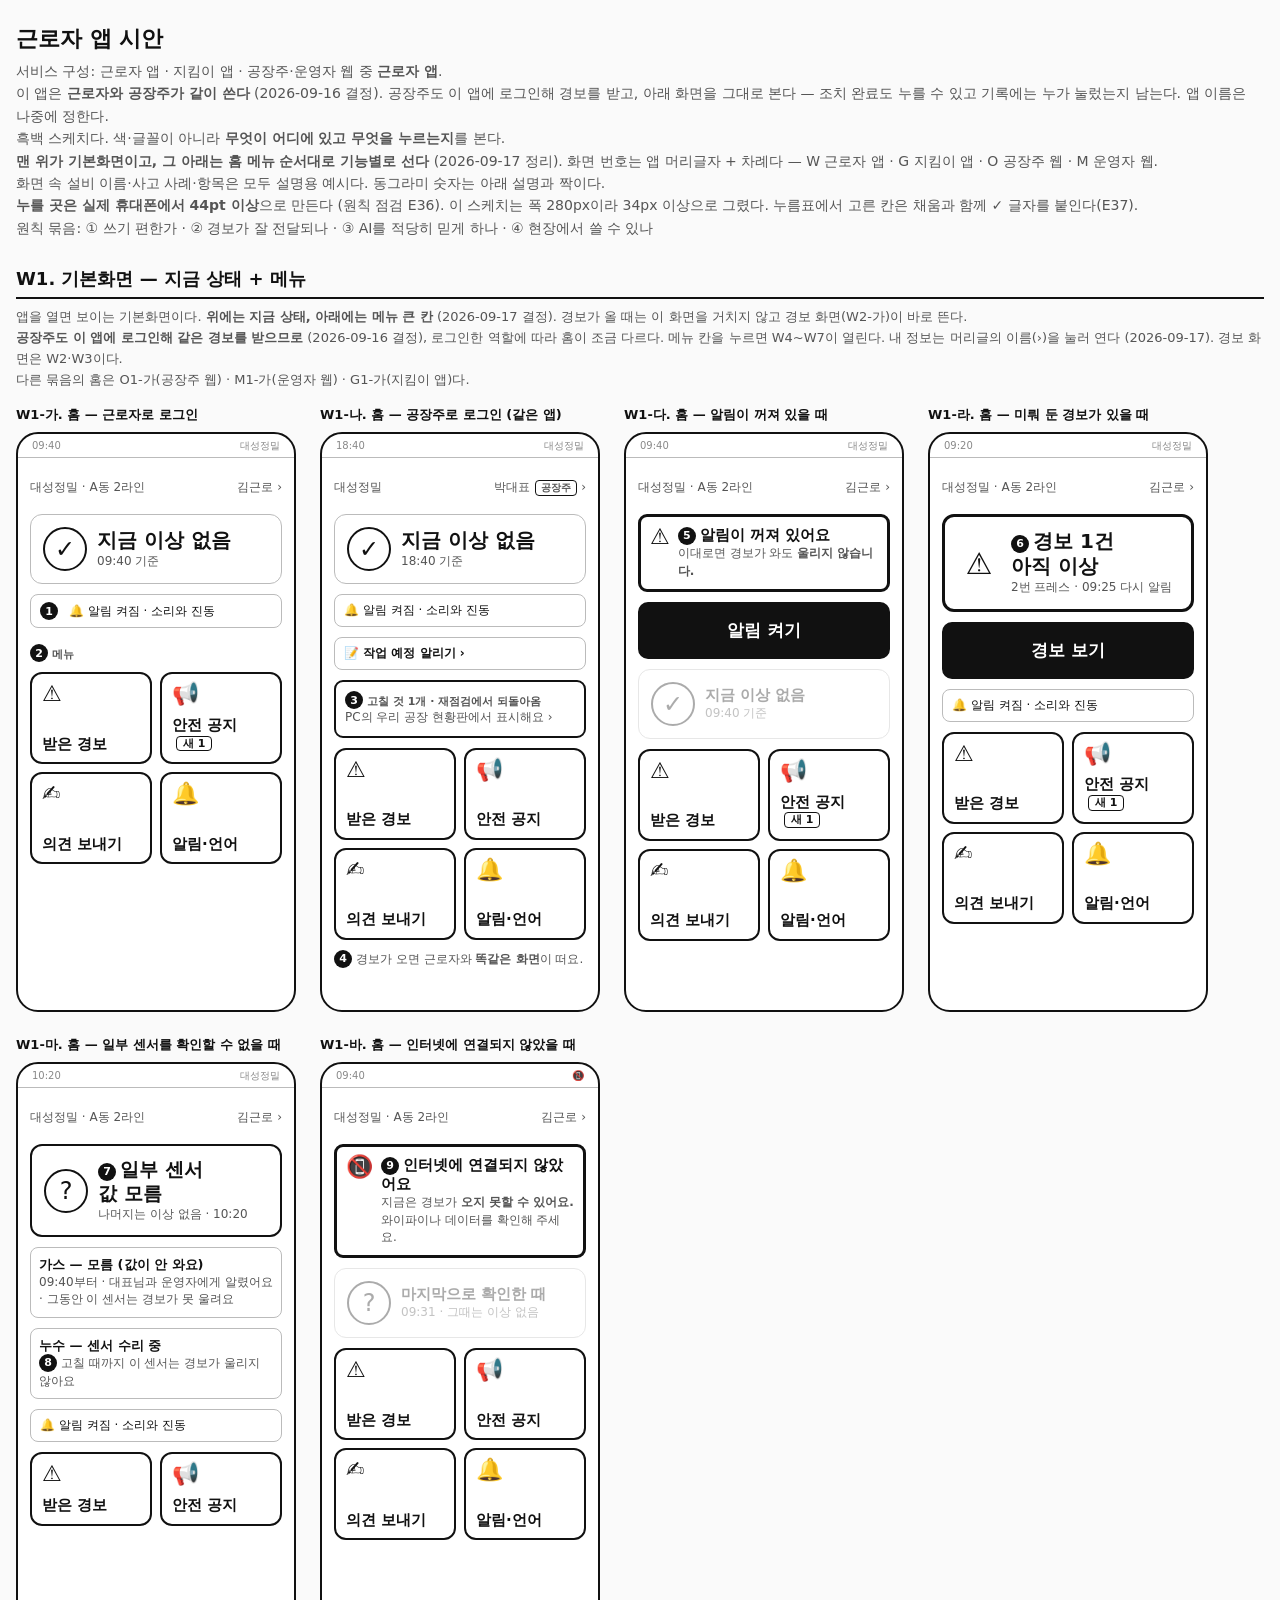
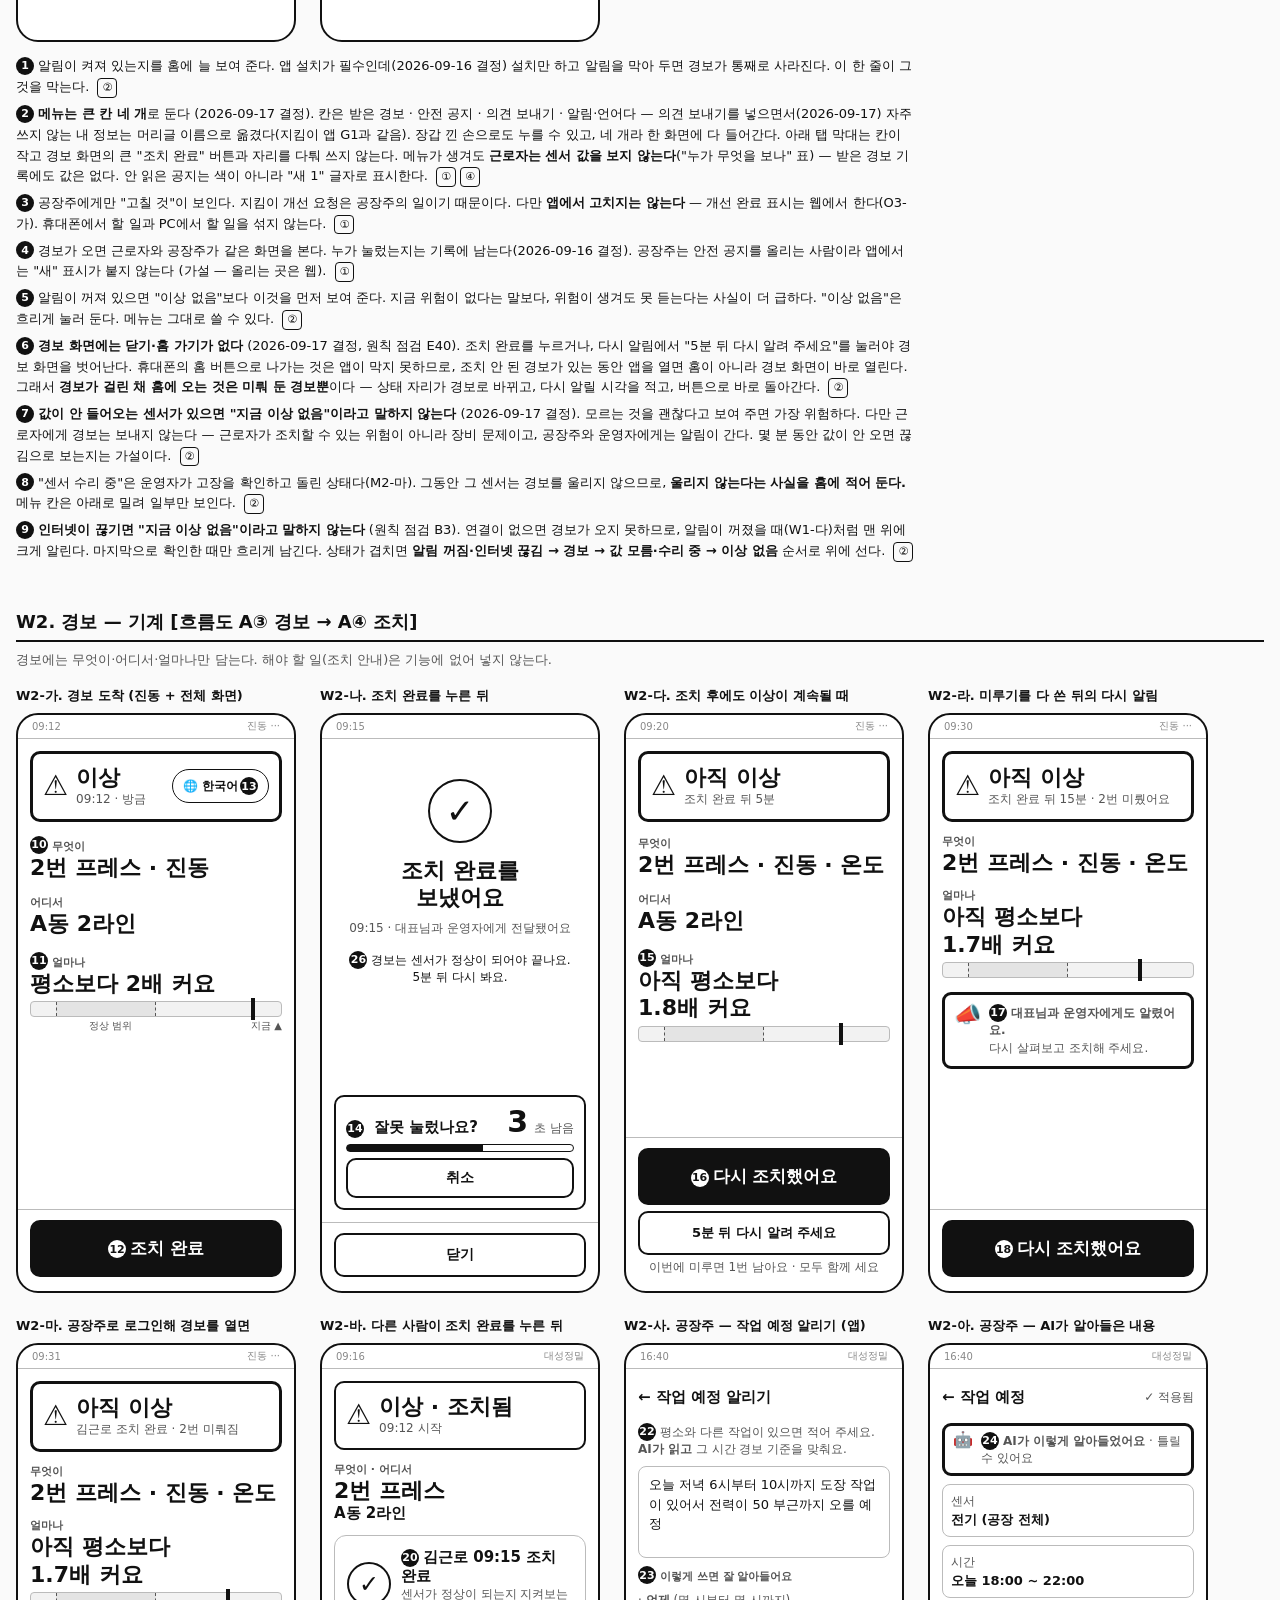
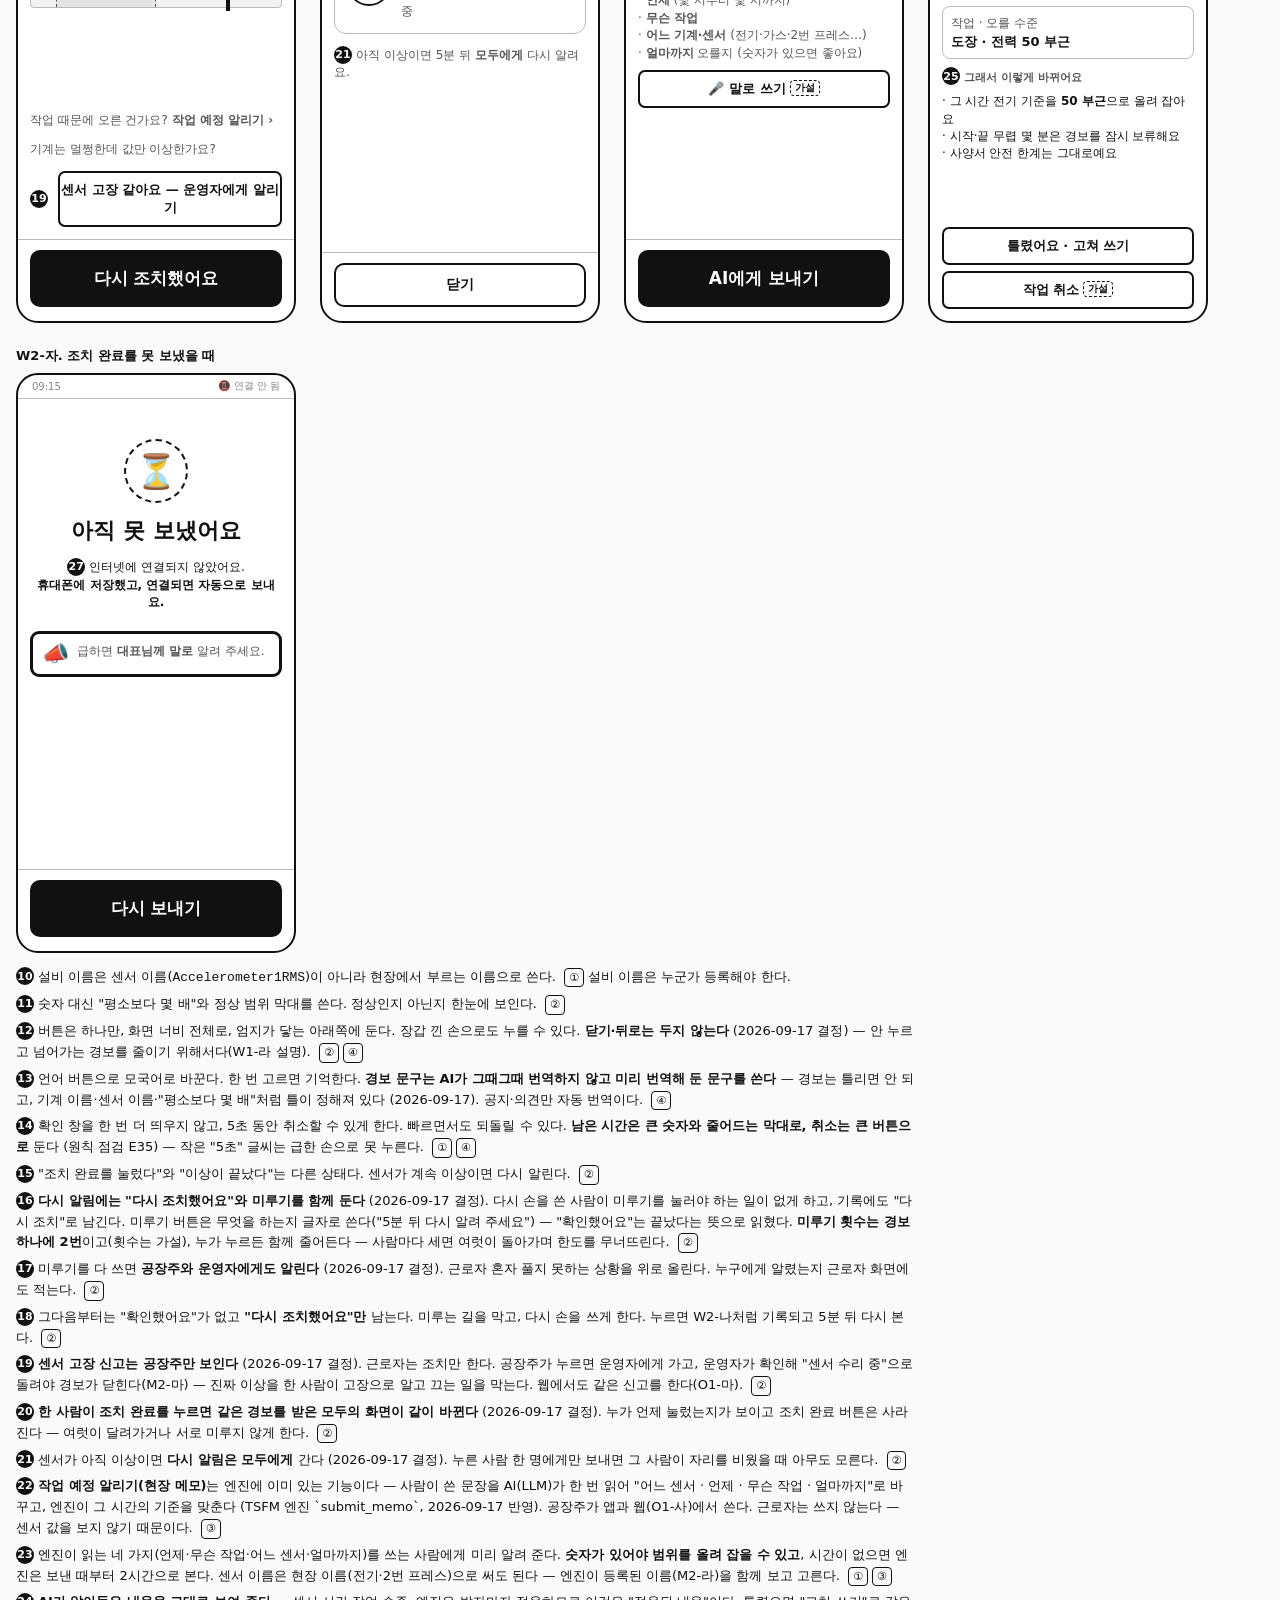
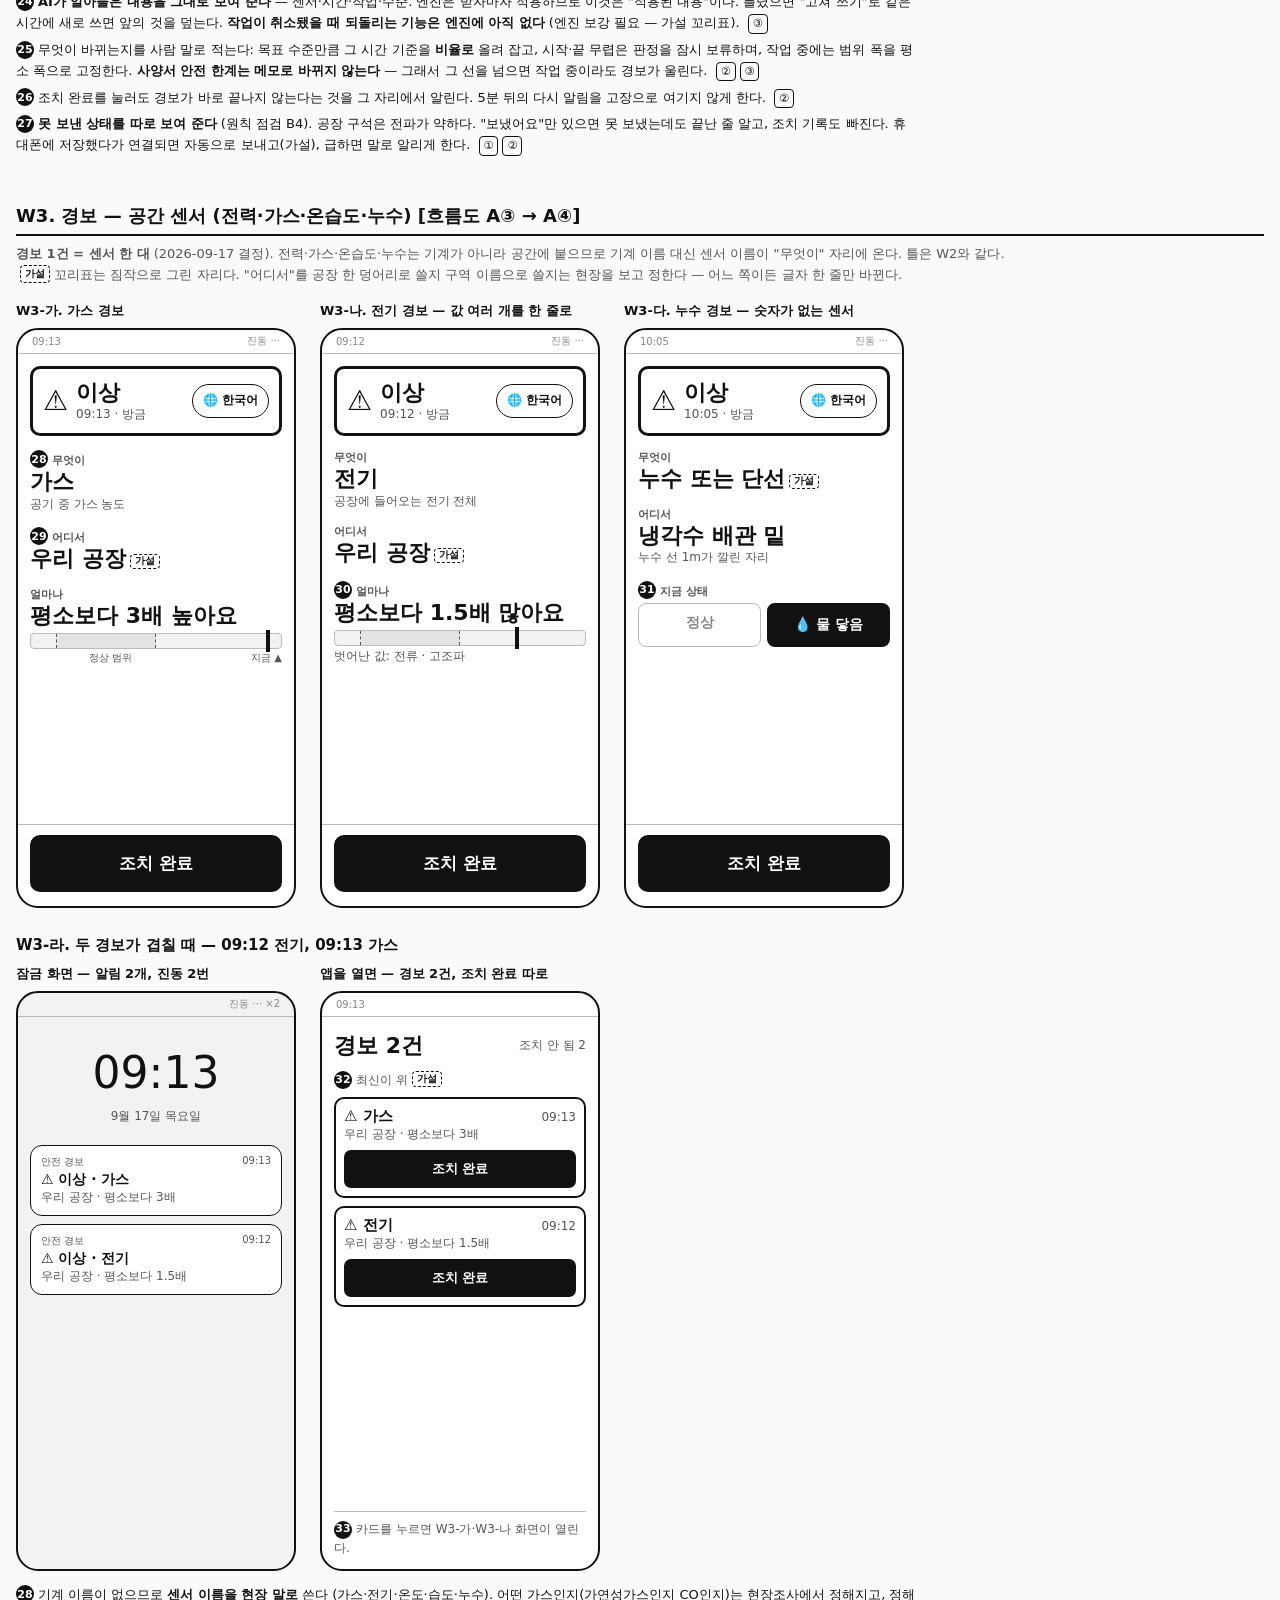
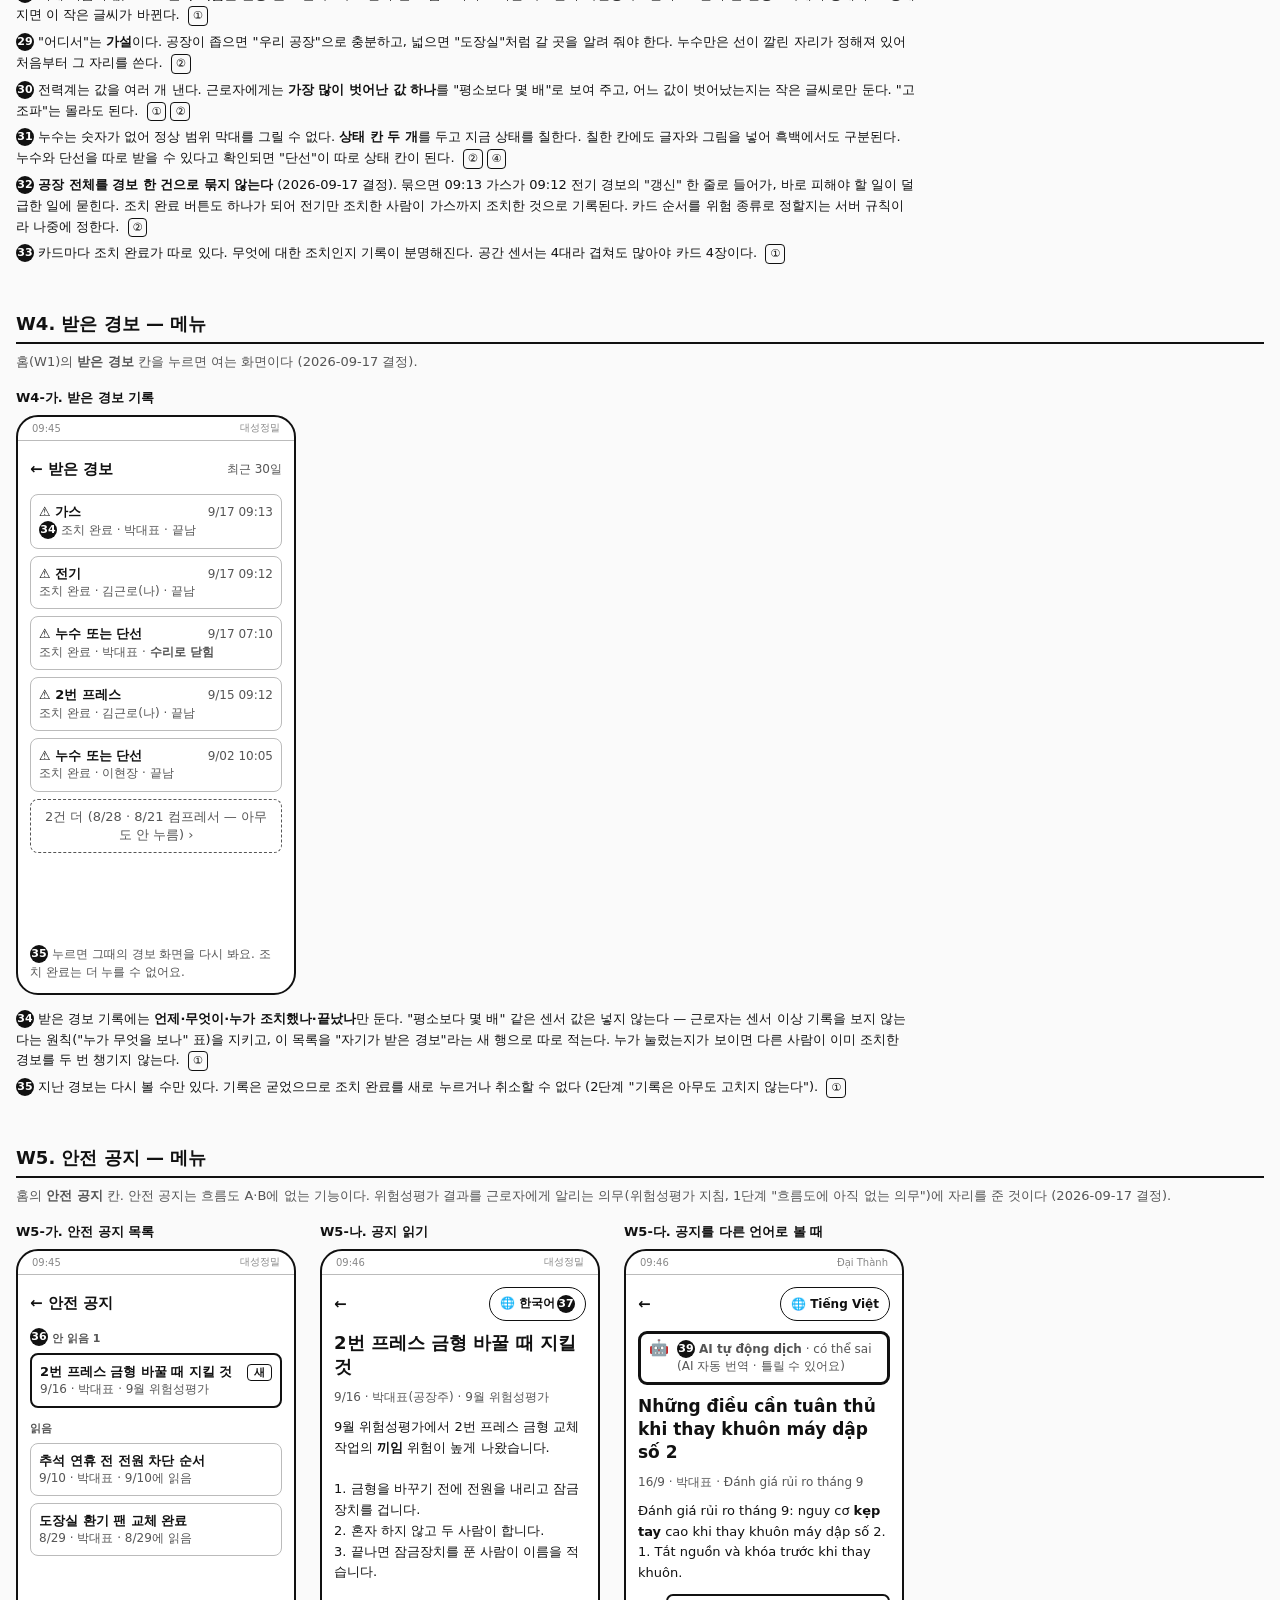
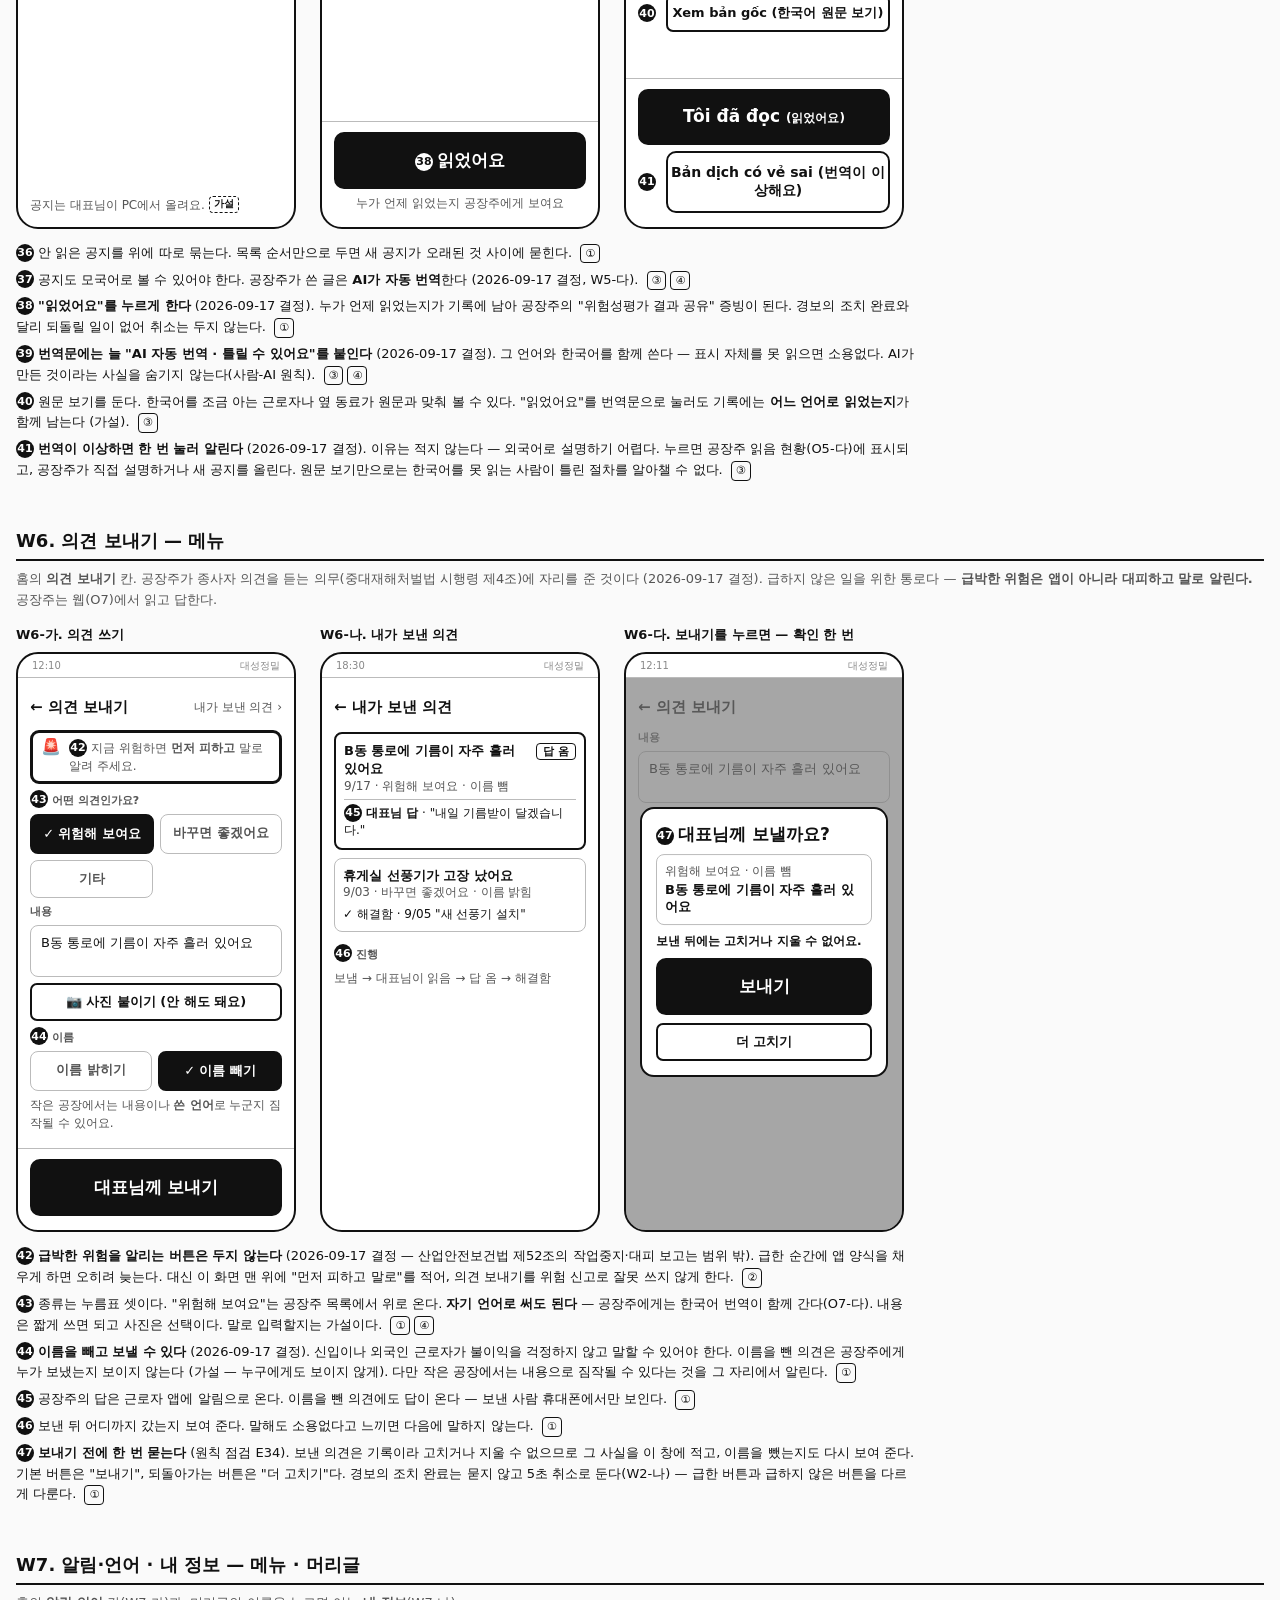
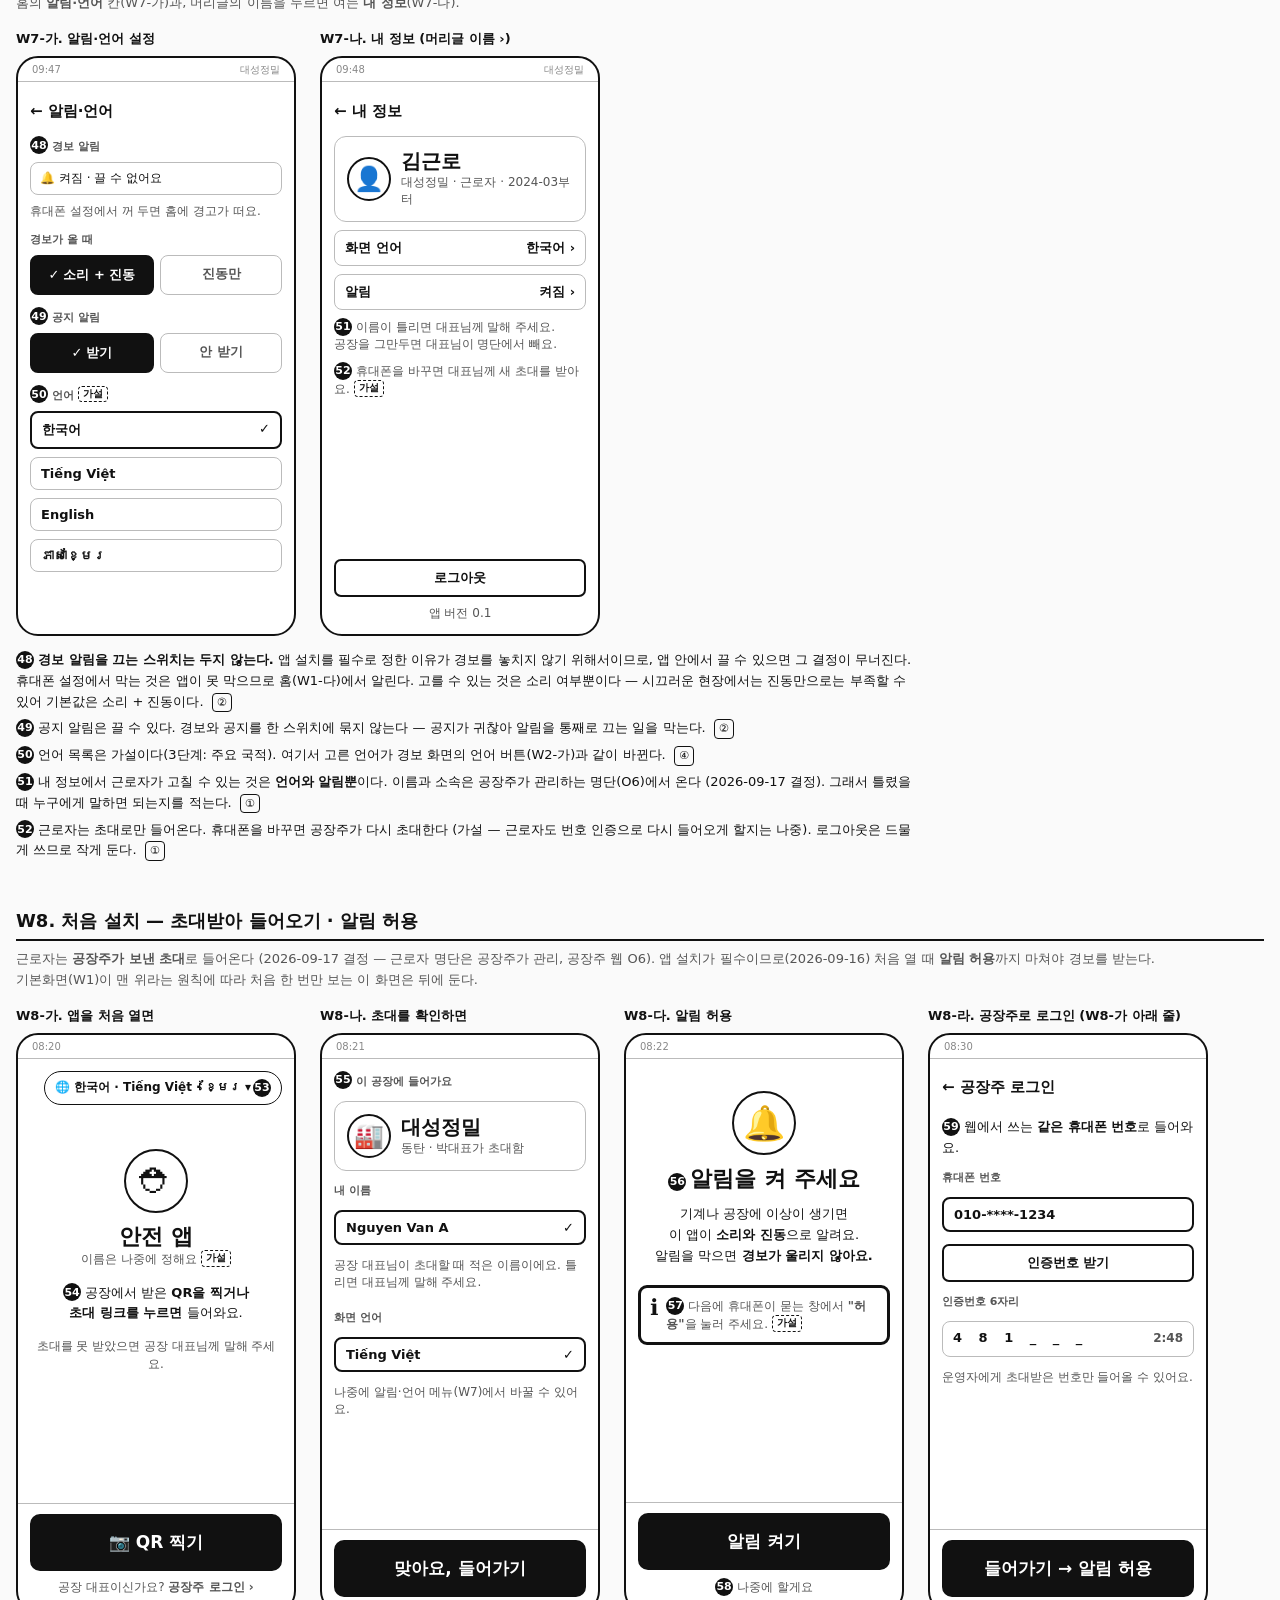
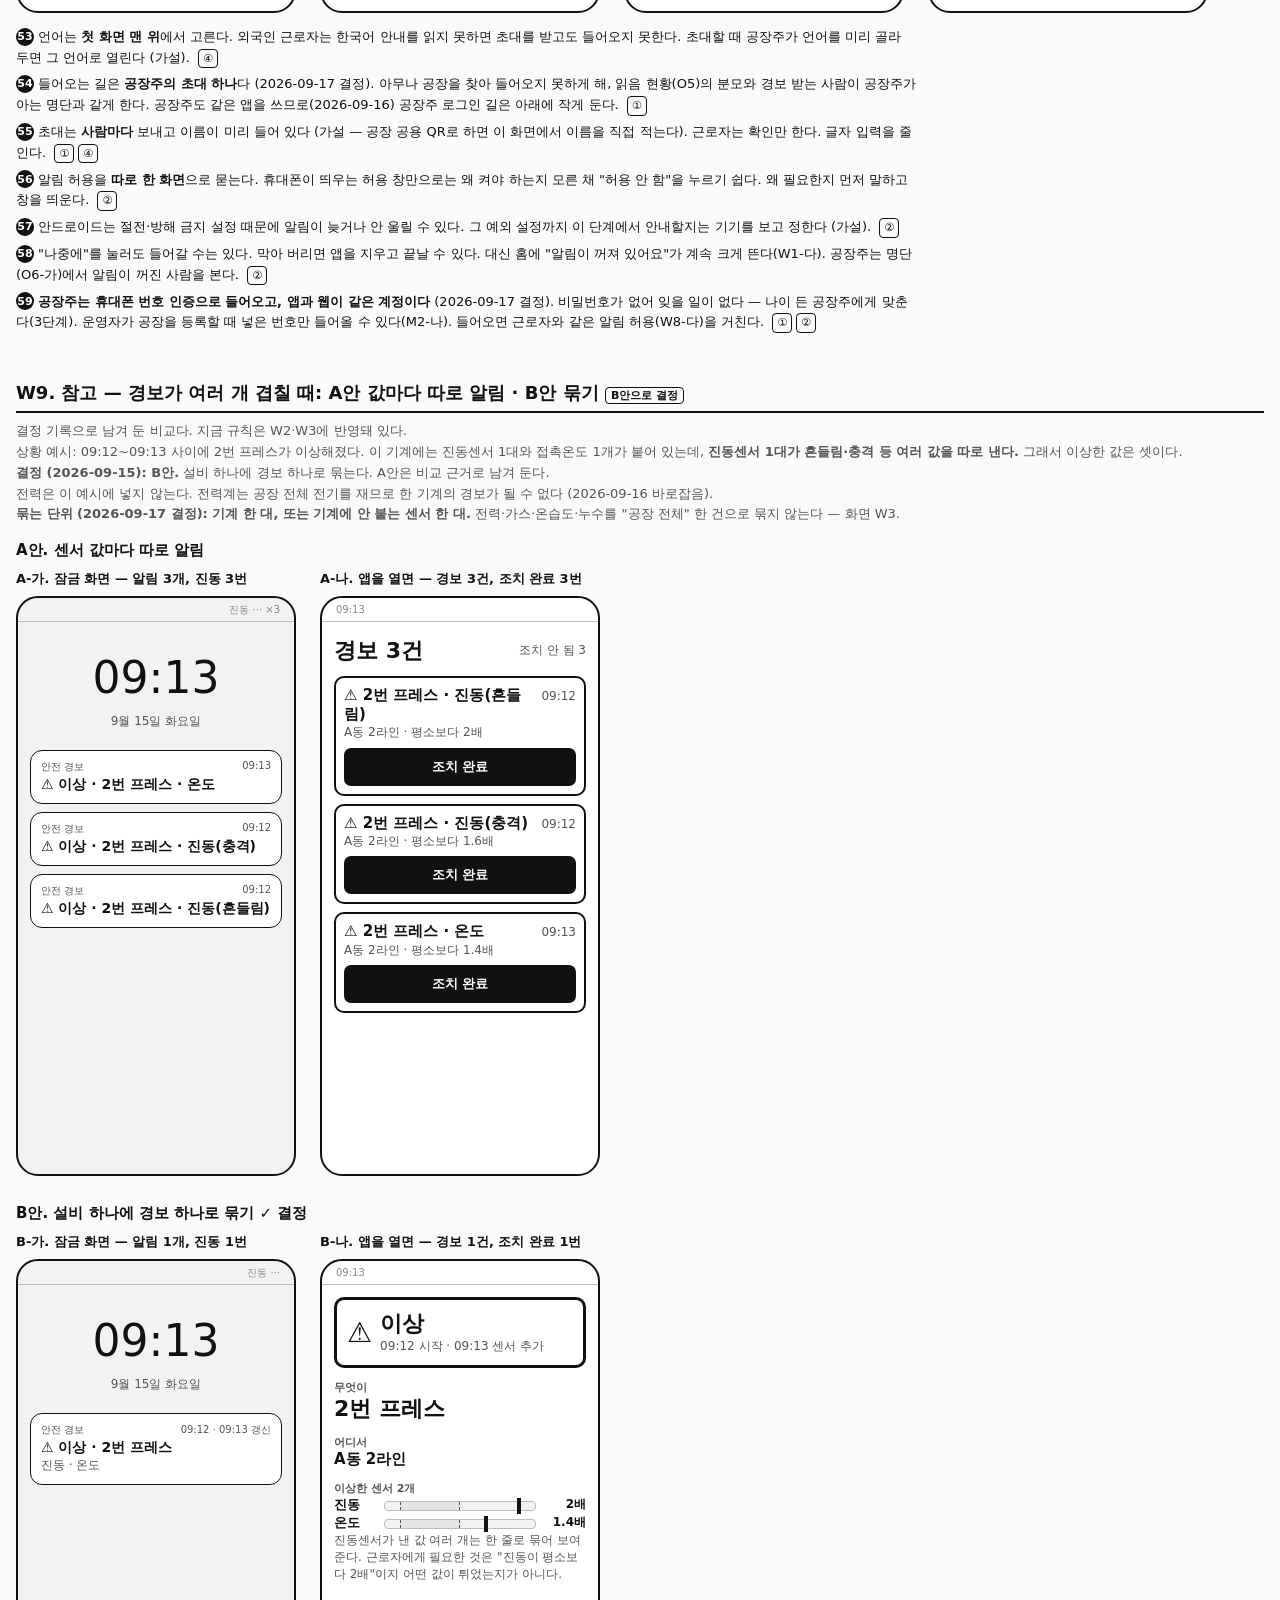
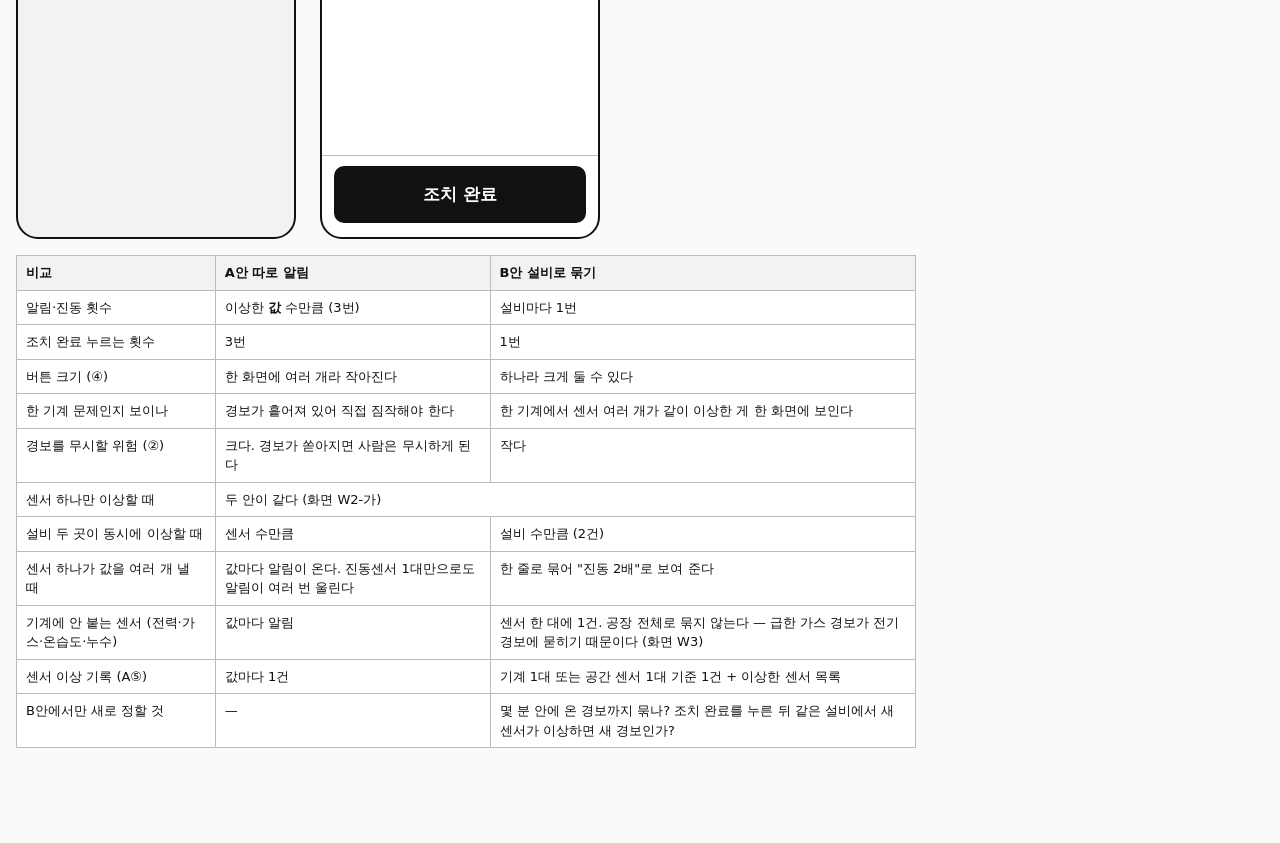
<file: 4단계_시안/260915_근로자앱_시안.html>
<!doctype html>
<html lang="ko">
<head>
<meta charset="utf-8">
<meta name="viewport" content="width=device-width,initial-scale=1">
<title>근로자 앱 시안</title>
<style>
:root{--ink:#111;--mid:#555;--soft:#888;--line:#bbb;--fill:#e4e4e4;--fill2:#f2f2f2;--bg:#fafafa}
*{box-sizing:border-box}
body{margin:0;background:var(--bg);color:var(--ink);font-family:system-ui,"Apple SD Gothic Neo","Noto Sans KR",sans-serif;padding:24px 16px 48px}
h1{font-size:22px;margin:0 0 6px}
.lead{color:var(--mid);margin:0 0 28px;font-size:14px;line-height:1.6}
section{margin-bottom:48px}
h2{font-size:18px;border-bottom:2px solid var(--ink);padding-bottom:6px;margin:0 0 8px}
.sub{font-size:13px;color:var(--mid);margin:0 0 16px;line-height:1.6}
.frames{display:flex;flex-wrap:wrap;gap:24px;align-items:flex-start}
.frame{width:280px}
.cap{font-size:13px;font-weight:700;margin-bottom:8px}
.phone{border:2px solid var(--ink);border-radius:22px;height:580px;background:#fff;position:relative;overflow:hidden;display:flex;flex-direction:column}
.bar{height:24px;border-bottom:1px solid var(--line);font-size:10px;color:var(--soft);display:flex;justify-content:space-between;align-items:center;padding:0 14px;flex:none}
.body{flex:1;padding:12px;display:flex;flex-direction:column;gap:8px;overflow:hidden}
.foot{padding:10px 12px 14px;border-top:1px solid var(--line);flex:none}
.btn{display:block;width:100%;border:2px solid var(--ink);border-radius:10px;padding:15px 0;text-align:center;font-weight:800;font-size:17px;background:var(--ink);color:#fff}
.btn.ghost{background:#fff;color:var(--ink);font-size:14px;padding:11px 0}
.btn.sm{padding:8px 0;font-size:13px;border-radius:7px;min-height:34px}
.n{display:inline-grid;place-items:center;min-width:18px;height:18px;border-radius:50%;background:var(--ink);color:#fff;font-size:11px;font-weight:700;margin-right:4px;vertical-align:1px}
.btn .n{background:#fff;color:#111}
.tag{display:inline-block;border:1px solid var(--ink);border-radius:4px;padding:0 5px;font-size:11px;font-weight:700}
.lbl{font-size:11px;color:var(--mid);font-weight:700}
.big{font-size:22px;font-weight:850;line-height:1.25}
.mid{font-size:15px;font-weight:700}
.small{font-size:12px;color:var(--mid);line-height:1.45}
.alarm{border:3px solid var(--ink);border-radius:10px;padding:10px;display:flex;align-items:center;gap:8px}
.alarm .icon{font-size:28px;line-height:1}
.lang{margin-left:auto;border:1.5px solid var(--ink);border-radius:17px;padding:0 10px;min-height:34px;display:inline-flex;align-items:center;font-size:12px;font-weight:700;white-space:nowrap}
.range{position:relative;height:16px;background:var(--fill2);border:1px solid var(--line);border-radius:4px;margin:4px 0 2px}
.range.thin{height:10px}
.range .ok{position:absolute;left:10%;width:40%;top:0;bottom:0;background:var(--fill);border-left:1px dashed var(--mid);border-right:1px dashed var(--mid)}
.range .now{position:absolute;top:-4px;bottom:-4px;width:4px;background:var(--ink)}
.range-l{display:flex;justify-content:space-between;font-size:10px;color:var(--mid)}
.done{border:2px solid var(--ink);border-radius:50%;width:64px;height:64px;display:grid;place-items:center;font-size:34px;margin:28px auto 6px}
.center{text-align:center}
.undo{margin-top:auto;border:1px solid var(--ink);border-radius:8px;padding:10px;display:flex;align-items:center;gap:8px;font-size:13px}
.undo b{margin-left:auto;border:1px solid var(--ink);border-radius:6px;padding:6px 12px}
.lock{background:var(--fill2)}
.clock{font-size:44px;font-weight:300;text-align:center;margin:18px 0 2px}
.date{font-size:12px;text-align:center;color:var(--mid);margin-bottom:12px}
.noti{background:#fff;border:1.5px solid var(--ink);border-radius:12px;padding:9px 10px;font-size:13px}
.noti .top{display:flex;justify-content:space-between;font-size:10px;color:var(--mid);margin-bottom:2px}
.noti b{font-size:14px}
.buzz{font-size:11px;font-weight:700;text-align:center;color:var(--mid)}
.acard{border:2px solid var(--ink);border-radius:10px;padding:8px}
.acard .row{display:flex;justify-content:space-between;align-items:baseline}
.srow{display:grid;grid-template-columns:44px 1fr 44px;align-items:center;gap:6px;font-size:13px;font-weight:700}
.srow .x{text-align:right;font-size:12px}
.photo{background:var(--fill);border:1px solid var(--line);border-radius:8px;height:120px;display:grid;place-items:center;color:var(--mid);font-size:12px;position:relative}
.photo.sm{height:78px}
.photo .box{position:absolute;border:2px dashed var(--ink);font-size:10px;font-weight:700;padding:1px 3px;background:#fff}
.steps{list-style:none;margin:0;padding:0;font-size:14px;line-height:2}
.steps .now{font-weight:800}
.steps .wait{color:var(--soft)}
.head{display:flex;align-items:center;gap:6px;min-height:34px}
.ai{border:1px solid var(--ink);border-radius:6px;padding:6px 8px;font-size:12px;font-weight:700;background:var(--fill2)}
.item{border:1px solid var(--line);border-radius:8px;padding:8px;display:flex;gap:8px}
.item.sel{border:2px solid var(--ink)}
.chk{flex:none;width:26px;height:26px;border:2px solid var(--ink);border-radius:5px;display:grid;place-items:center;font-weight:900;font-size:16px}
.item.sel .chk{background:var(--ink);color:#fff}
.item .t{font-size:13px;font-weight:700;line-height:1.35}
.item .why{font-size:11px;color:var(--mid);margin-top:3px}
.grp{font-size:11px;font-weight:800;color:var(--mid);margin-top:2px}
.add{border:1px dashed var(--mid);border-radius:8px;padding:8px;text-align:center;font-size:13px;color:var(--mid)}
.dim{position:absolute;inset:24px 0 0 0;background:rgba(0,0,0,.35)}
.sheet{position:absolute;left:0;right:0;bottom:0;height:78%;background:#fff;border-top:2px solid var(--ink);border-radius:16px 16px 0 0;display:flex;flex-direction:column}
.grip{width:40px;height:4px;background:var(--line);border-radius:2px;margin:8px auto 2px}
.case{border:1px solid var(--line);border-radius:8px;padding:8px;font-size:12px;line-height:1.45}
.case b{display:block;font-size:12px}
.note{font-size:10px;color:var(--soft)}
.notes{font-size:13px;line-height:1.6;margin:14px 0 0;padding:0;list-style:none;max-width:900px}
.notes li{margin-bottom:6px}
.notes .g{display:inline-block;border:1px solid var(--ink);border-radius:4px;padding:0 4px;font-size:11px;margin-left:4px}
.plan{font-size:15px;font-weight:800;margin:0 0 10px}
.pair{display:flex;flex-wrap:wrap;gap:24px 48px;margin-bottom:8px}
.tblwrap{overflow-x:auto;margin-top:16px;max-width:900px}
table{border-collapse:collapse;font-size:13px;background:#fff;min-width:560px;width:100%}
th,td{border:1px solid var(--line);padding:7px 9px;text-align:left;vertical-align:top;line-height:1.5}
th{background:var(--fill2)}
.role{display:inline-block;border:1px solid var(--ink);border-radius:4px;padding:0 5px;font-size:10px;font-weight:800;margin-left:5px}
.todo{border:2px solid var(--ink);border-radius:9px;padding:9px}
.warnbar{border:3px solid var(--ink);border-radius:9px;padding:9px;display:flex;gap:8px;align-items:flex-start}
.warnbar .ic{font-size:22px;line-height:1}
.quiet{color:var(--mid);font-size:12px;line-height:1.5;border-top:1px solid var(--line);padding-top:8px;margin-top:auto}
.bell{border:1px solid var(--line);border-radius:8px;padding:7px 9px;display:flex;align-items:center;gap:7px;font-size:12px}
.states{display:grid;grid-template-columns:1fr 1fr;gap:6px;margin-top:4px}
.st{border:1px solid var(--line);border-radius:8px;padding:10px 4px;text-align:center;font-size:14px;font-weight:700;color:var(--soft)}
.st.on{border:3px solid var(--ink);background:var(--ink);color:#fff}
.hyp{display:inline-block;border:1px dashed var(--ink);border-radius:4px;padding:0 4px;font-size:10px;font-weight:700;margin-left:4px;vertical-align:2px;color:var(--ink)}
.st .hyp{border-color:#fff;color:#fff}
.tiles{display:grid;grid-template-columns:1fr 1fr;gap:8px}
.tile{border:2px solid var(--ink);border-radius:12px;height:92px;padding:9px 10px;display:flex;flex-direction:column;justify-content:space-between;background:#fff}
.tile .ic{font-size:22px;line-height:1}
.tile b{font-size:15px;line-height:1.25}
.cnt{display:inline-block;white-space:nowrap;flex:none;background:#fff;color:var(--ink);border:1.5px solid var(--ink);border-radius:4px;padding:0 6px;font-size:11px;font-weight:800;margin-left:4px;vertical-align:2px}
.stat{border:1px solid var(--line);border-radius:12px;padding:12px;display:flex;align-items:center;gap:10px}
.stat .ck{flex:none;width:44px;height:44px;border:2px solid var(--ink);border-radius:50%;display:grid;place-items:center;font-size:24px}
.stat.alert{border:3px solid var(--ink)}
.stat.alert .ck{border:none;font-size:30px}
.q{border:1px solid var(--line);border-radius:8px;padding:8px}
.q.now{border:2px solid var(--ink)}
.q .t{font-size:13px;font-weight:700;line-height:1.35}
.q .row{display:flex;justify-content:space-between;align-items:baseline;gap:6px}
.seg{display:flex;gap:6px}
.seg span{flex:1;border:1px solid var(--line);border-radius:8px;padding:9px 0;text-align:center;font-size:13px;font-weight:700;color:var(--mid)}
.seg span.on{border:2px solid var(--ink);background:var(--ink);color:#fff}
.seg span.on::before{content:"✓";margin-right:4px}
.opt{border:1px solid var(--line);border-radius:8px;padding:8px 10px;display:flex;justify-content:space-between;font-size:13px;font-weight:700}
.opt.on{border:2px solid var(--ink)}
.search{border:1px solid var(--mid);border-radius:8px;padding:8px 10px;font-size:13px;color:var(--soft)}
.para{font-size:13px;line-height:1.6}
.two{display:flex;flex-direction:column;gap:6px}
.dlg{position:absolute;left:14px;right:14px;top:50%;transform:translateY(-50%);background:#fff;border:2px solid var(--ink);border-radius:14px;padding:14px;display:flex;flex-direction:column;gap:8px}
.undo2{margin-top:auto;border:2px solid var(--ink);border-radius:10px;padding:10px;display:flex;flex-direction:column;gap:6px}
.undo2 .tm{display:flex;align-items:baseline;gap:6px}
.undo2 .sec{font-size:30px;font-weight:850;line-height:1}
.undo2 .bar5{height:8px;border:1px solid var(--ink);border-radius:4px;background:linear-gradient(90deg,var(--ink) 60%,#fff 60%)}
</style>
</head>
<body>

<h1>근로자 앱 시안</h1>
<p class="lead">서비스 구성: 근로자 앱 · 지킴이 앱 · 공장주·운영자 웹 중 <b>근로자 앱</b>.<br>
이 앱은 <b>근로자와 공장주가 같이 쓴다</b> (2026-09-16 결정). 공장주도 이 앱에 로그인해 경보를 받고, 아래 화면을 그대로 본다 — 조치 완료도 누를 수 있고 기록에는 누가 눌렀는지 남는다. 앱 이름은 나중에 정한다.<br>
흑백 스케치다. 색·글꼴이 아니라 <b>무엇이 어디에 있고 무엇을 누르는지</b>를 본다.<br>
<b>맨 위가 기본화면이고, 그 아래는 홈 메뉴 순서대로 기능별로 선다</b> (2026-09-17 정리). 화면 번호는 앱 머리글자 + 차례다 — W 근로자 앱 · G 지킴이 앱 · O 공장주 웹 · M 운영자 웹.<br>
화면 속 설비 이름·사고 사례·항목은 모두 설명용 예시다. 동그라미 숫자는 아래 설명과 짝이다.<br>
<b>누를 곳은 실제 휴대폰에서 44pt 이상</b>으로 만든다 (원칙 점검 E36). 이 스케치는 폭 280px이라 34px 이상으로 그렸다. 누름표에서 고른 칸은 채움과 함께 ✓ 글자를 붙인다(E37).<br>
원칙 묶음: ① 쓰기 편한가 · ② 경보가 잘 전달되나 · ③ AI를 적당히 믿게 하나 · ④ 현장에서 쓸 수 있나</p>

<!-- ============ W1 기본화면 ============ -->
<section>
<h2>W1. 기본화면 — 지금 상태 + 메뉴</h2>
<p class="sub">앱을 열면 보이는 기본화면이다. <b>위에는 지금 상태, 아래에는 메뉴 큰 칸</b> (2026-09-17 결정). 경보가 올 때는 이 화면을 거치지 않고 경보 화면(W2-가)이 바로 뜬다.<br>
<b>공장주도 이 앱에 로그인해 같은 경보를 받으므로</b> (2026-09-16 결정), 로그인한 역할에 따라 홈이 조금 다르다. 메뉴 칸을 누르면 W4~W7이 열린다. 내 정보는 머리글의 이름(›)을 눌러 연다 (2026-09-17). 경보 화면은 W2·W3이다.<br>
다른 묶음의 홈은 O1-가(공장주 웹) · M1-가(운영자 웹) · G1-가(지킴이 앱)다.</p>
<div class="frames" style="margin-top:16px">
 <div class="frame">
  <div class="cap">W1-가. 홈 — 근로자로 로그인</div>
  <div class="phone">
   <div class="bar"><span>09:40</span><span>대성정밀</span></div>
   <div class="body" style="gap:10px">
    <div class="head"><span class="small">대성정밀 · A동 2라인</span><span class="small" style="margin-left:auto">김근로 ›</span></div>
    <div class="stat"><span class="ck">✓</span><div><div class="big" style="font-size:20px">지금 이상 없음</div><div class="small">09:40 기준</div></div></div>
    <div class="bell"><span class="n">1</span>🔔 알림 켜짐 · 소리와 진동</div>
    <div class="lbl" style="margin-top:6px"><span class="n">2</span>메뉴</div>
    <div class="tiles">
     <div class="tile"><span class="ic">⚠</span><b>받은 경보</b></div>
     <div class="tile"><span class="ic">📢</span><b>안전 공지<span class="cnt">새 1</span></b></div>
     <div class="tile"><span class="ic">✍</span><b>의견 보내기</b></div>
     <div class="tile"><span class="ic">🔔</span><b>알림·언어</b></div>
    </div>
   </div>
  </div>
 </div>
 <div class="frame">
  <div class="cap">W1-나. 홈 — 공장주로 로그인 (같은 앱)</div>
  <div class="phone">
   <div class="bar"><span>18:40</span><span>대성정밀</span></div>
   <div class="body" style="gap:10px">
    <div class="head"><span class="small">대성정밀</span><span class="small" style="margin-left:auto">박대표<span class="role">공장주</span> ›</span></div>
    <div class="stat"><span class="ck">✓</span><div><div class="big" style="font-size:20px">지금 이상 없음</div><div class="small">18:40 기준</div></div></div>
    <div class="bell">🔔 알림 켜짐 · 소리와 진동</div>
    <div class="bell" style="font-weight:700">📝 작업 예정 알리기 ›</div>
    <div class="todo"><div class="lbl"><span class="n">3</span>고칠 것 1개 · 재점검에서 되돌아옴</div>
     <div class="small">PC의 우리 공장 현황판에서 표시해요 ›</div></div>
    <div class="tiles">
     <div class="tile"><span class="ic">⚠</span><b>받은 경보</b></div>
     <div class="tile"><span class="ic">📢</span><b>안전 공지</b></div>
     <div class="tile"><span class="ic">✍</span><b>의견 보내기</b></div>
     <div class="tile"><span class="ic">🔔</span><b>알림·언어</b></div>
    </div>
    <div class="small"><span class="n">4</span>경보가 오면 근로자와 <b>똑같은 화면</b>이 떠요.</div>
   </div>
  </div>
 </div>
 <div class="frame">
  <div class="cap">W1-다. 홈 — 알림이 꺼져 있을 때</div>
  <div class="phone">
   <div class="bar"><span>09:40</span><span>대성정밀</span></div>
   <div class="body" style="gap:10px">
    <div class="head"><span class="small">대성정밀 · A동 2라인</span><span class="small" style="margin-left:auto">김근로 ›</span></div>
    <div class="warnbar"><span class="ic">⚠</span><div><div class="mid"><span class="n">5</span>알림이 꺼져 있어요</div>
     <div class="small">이대로면 경보가 와도 <b>울리지 않습니다.</b></div></div></div>
    <div class="btn">알림 켜기</div>
    <div class="stat" style="opacity:.35"><span class="ck">✓</span><div><div class="mid">지금 이상 없음</div><div class="small">09:40 기준</div></div></div>
    <div class="tiles">
     <div class="tile"><span class="ic">⚠</span><b>받은 경보</b></div>
     <div class="tile"><span class="ic">📢</span><b>안전 공지<span class="cnt">새 1</span></b></div>
     <div class="tile"><span class="ic">✍</span><b>의견 보내기</b></div>
     <div class="tile"><span class="ic">🔔</span><b>알림·언어</b></div>
    </div>
   </div>
  </div>
 </div>
 <div class="frame">
  <div class="cap">W1-라. 홈 — 미뤄 둔 경보가 있을 때</div>
  <div class="phone">
   <div class="bar"><span>09:20</span><span>대성정밀</span></div>
   <div class="body" style="gap:10px">
    <div class="head"><span class="small">대성정밀 · A동 2라인</span><span class="small" style="margin-left:auto">김근로 ›</span></div>
    <div class="stat alert"><span class="ck">⚠</span><div><div class="big" style="font-size:20px"><span class="n">6</span>경보 1건<br>아직 이상</div><div class="small">2번 프레스 · 09:25 다시 알림</div></div></div>
    <div class="btn">경보 보기</div>
    <div class="bell">🔔 알림 켜짐 · 소리와 진동</div>
    <div class="tiles">
     <div class="tile"><span class="ic">⚠</span><b>받은 경보</b></div>
     <div class="tile"><span class="ic">📢</span><b>안전 공지<span class="cnt">새 1</span></b></div>
     <div class="tile"><span class="ic">✍</span><b>의견 보내기</b></div>
     <div class="tile"><span class="ic">🔔</span><b>알림·언어</b></div>
    </div>
   </div>
  </div>
 </div>
 <div class="frame">
  <div class="cap">W1-마. 홈 — 일부 센서를 확인할 수 없을 때</div>
  <div class="phone">
   <div class="bar"><span>10:20</span><span>대성정밀</span></div>
   <div class="body" style="gap:10px">
    <div class="head"><span class="small">대성정밀 · A동 2라인</span><span class="small" style="margin-left:auto">김근로 ›</span></div>
    <div class="stat" style="border:2px solid var(--ink)"><span class="ck">?</span><div><div class="big" style="font-size:19px"><span class="n">7</span>일부 센서<br>값 모름</div><div class="small">나머지는 이상 없음 · 10:20</div></div></div>
    <div class="q"><div class="t">가스 — 모름 (값이 안 와요)</div><div class="small">09:40부터 · 대표님과 운영자에게 알렸어요 · 그동안 이 센서는 경보가 못 울려요</div></div>
    <div class="q"><div class="t">누수 — 센서 수리 중</div><div class="small"><span class="n">8</span>고칠 때까지 이 센서는 경보가 울리지 않아요</div></div>
    <div class="bell">🔔 알림 켜짐 · 소리와 진동</div>
    <div class="tiles">
     <div class="tile" style="height:74px"><span class="ic">⚠</span><b>받은 경보</b></div>
     <div class="tile" style="height:74px"><span class="ic">📢</span><b>안전 공지</b></div>
    </div>
   </div>
  </div>
 </div>

 <div class="frame">
  <div class="cap">W1-바. 홈 — 인터넷에 연결되지 않았을 때</div>
  <div class="phone">
   <div class="bar"><span>09:40</span><span>📵</span></div>
   <div class="body" style="gap:10px">
    <div class="head"><span class="small">대성정밀 · A동 2라인</span><span class="small" style="margin-left:auto">김근로 ›</span></div>
    <div class="warnbar"><span class="ic">📵</span><div><div class="mid"><span class="n">9</span>인터넷에 연결되지 않았어요</div>
     <div class="small">지금은 경보가 <b>오지 못할 수 있어요.</b><br>와이파이나 데이터를 확인해 주세요.</div></div></div>
    <div class="stat" style="opacity:.35"><span class="ck">?</span><div><div class="mid">마지막으로 확인한 때</div><div class="small">09:31 · 그때는 이상 없음</div></div></div>
    <div class="tiles">
     <div class="tile"><span class="ic">⚠</span><b>받은 경보</b></div>
     <div class="tile"><span class="ic">📢</span><b>안전 공지</b></div>
     <div class="tile"><span class="ic">✍</span><b>의견 보내기</b></div>
     <div class="tile"><span class="ic">🔔</span><b>알림·언어</b></div>
    </div>
   </div>
  </div>
 </div>
</div>
<ul class="notes">
 <li><span class="n">1</span>알림이 켜져 있는지를 홈에 늘 보여 준다. 앱 설치가 필수인데(2026-09-16 결정) 설치만 하고 알림을 막아 두면 경보가 통째로 사라진다. 이 한 줄이 그것을 막는다. <span class="g">②</span></li>
 <li><span class="n">2</span><b>메뉴는 큰 칸 네 개</b>로 둔다 (2026-09-17 결정). 칸은 받은 경보 · 안전 공지 · 의견 보내기 · 알림·언어다 — 의견 보내기를 넣으면서(2026-09-17) 자주 쓰지 않는 내 정보는 머리글 이름으로 옮겼다(지킴이 앱 G1과 같음). 장갑 낀 손으로도 누를 수 있고, 네 개라 한 화면에 다 들어간다. 아래 탭 막대는 칸이 작고 경보 화면의 큰 "조치 완료" 버튼과 자리를 다퉈 쓰지 않는다. 메뉴가 생겨도 <b>근로자는 센서 값을 보지 않는다</b>("누가 무엇을 보나" 표) — 받은 경보 기록에도 값은 없다. 안 읽은 공지는 색이 아니라 "새 1" 글자로 표시한다. <span class="g">①</span><span class="g">④</span></li>
 <li><span class="n">3</span>공장주에게만 "고칠 것"이 보인다. 지킴이 개선 요청은 공장주의 일이기 때문이다. 다만 <b>앱에서 고치지는 않는다</b> — 개선 완료 표시는 웹에서 한다(O3-가). 휴대폰에서 할 일과 PC에서 할 일을 섞지 않는다. <span class="g">①</span></li>
 <li><span class="n">4</span>경보가 오면 근로자와 공장주가 같은 화면을 본다. 누가 눌렀는지는 기록에 남는다(2026-09-16 결정). 공장주는 안전 공지를 올리는 사람이라 앱에서는 "새" 표시가 붙지 않는다 (가설 — 올리는 곳은 웹). <span class="g">①</span></li>
 <li><span class="n">5</span>알림이 꺼져 있으면 "이상 없음"보다 이것을 먼저 보여 준다. 지금 위험이 없다는 말보다, 위험이 생겨도 못 듣는다는 사실이 더 급하다. "이상 없음"은 흐리게 눌러 둔다. 메뉴는 그대로 쓸 수 있다. <span class="g">②</span></li>
 <li><span class="n">6</span><b>경보 화면에는 닫기·홈 가기가 없다</b> (2026-09-17 결정, 원칙 점검 E40). 조치 완료를 누르거나, 다시 알림에서 "5분 뒤 다시 알려 주세요"를 눌러야 경보 화면을 벗어난다. 휴대폰의 홈 버튼으로 나가는 것은 앱이 막지 못하므로, 조치 안 된 경보가 있는 동안 앱을 열면 홈이 아니라 경보 화면이 바로 열린다. 그래서 <b>경보가 걸린 채 홈에 오는 것은 미뤄 둔 경보뿐</b>이다 — 상태 자리가 경보로 바뀌고, 다시 알릴 시각을 적고, 버튼으로 바로 돌아간다. <span class="g">②</span></li>
 <li><span class="n">7</span><b>값이 안 들어오는 센서가 있으면 "지금 이상 없음"이라고 말하지 않는다</b> (2026-09-17 결정). 모르는 것을 괜찮다고 보여 주면 가장 위험하다. 다만 근로자에게 경보는 보내지 않는다 — 근로자가 조치할 수 있는 위험이 아니라 장비 문제이고, 공장주와 운영자에게는 알림이 간다. 몇 분 동안 값이 안 오면 끊김으로 보는지는 가설이다. <span class="g">②</span></li>
 <li><span class="n">8</span>"센서 수리 중"은 운영자가 고장을 확인하고 돌린 상태다(M2-마). 그동안 그 센서는 경보를 울리지 않으므로, <b>울리지 않는다는 사실을 홈에 적어 둔다.</b> 메뉴 칸은 아래로 밀려 일부만 보인다. <span class="g">②</span></li>
 <li><span class="n">9</span><b>인터넷이 끊기면 "지금 이상 없음"이라고 말하지 않는다</b> (원칙 점검 B3). 연결이 없으면 경보가 오지 못하므로, 알림이 꺼졌을 때(W1-다)처럼 맨 위에 크게 알린다. 마지막으로 확인한 때만 흐리게 남긴다. 상태가 겹치면 <b>알림 꺼짐·인터넷 끊김 → 경보 → 값 모름·수리 중 → 이상 없음</b> 순서로 위에 선다. <span class="g">②</span></li>
</ul>
</section>

<!-- ============ W2 경보 — 기계 ============ -->
<section>
<h2>W2. 경보 — 기계 [흐름도 A③ 경보 → A④ 조치]</h2>
<p class="sub">경보에는 무엇이·어디서·얼마나만 담는다. 해야 할 일(조치 안내)은 기능에 없어 넣지 않는다.</p>
<div class="frames">

 <div class="frame">
  <div class="cap">W2-가. 경보 도착 (진동 + 전체 화면)</div>
  <div class="phone">
   <div class="bar"><span>09:12</span><span>진동 ···</span></div>
   <div class="body" style="gap:14px">
    <div class="alarm"><span class="icon">⚠</span><div><div class="big">이상</div><div class="small">09:12 · 방금</div></div><span class="lang">🌐 한국어 <span class="n" style="margin:0 0 0 2px">13</span></span></div>
    <div><div class="lbl"><span class="n">10</span>무엇이</div><div class="big">2번 프레스 · 진동</div></div>
    <div><div class="lbl">어디서</div><div class="big">A동 2라인</div></div>
    <div><div class="lbl"><span class="n">11</span>얼마나</div><div class="big">평소보다 2배 커요</div>
     <div class="range"><div class="ok"></div><div class="now" style="left:88%"></div></div>
     <div class="range-l"><span></span><span>정상 범위</span><span></span><span>지금 ▲</span></div></div>
   </div>
   <div class="foot"><div class="btn"><span class="n">12</span>조치 완료</div></div>
  </div>
 </div>

 <div class="frame">
  <div class="cap">W2-나. 조치 완료를 누른 뒤</div>
  <div class="phone">
   <div class="bar"><span>09:15</span><span></span></div>
   <div class="body">
    <div class="done">✓</div>
    <div class="center big">조치 완료를<br>보냈어요</div>
    <div class="center small">09:15 · 대표님과 운영자에게 전달됐어요</div>
    <div class="center small" style="color:#111;margin-top:6px"><span class="n">26</span>경보는 센서가 정상이 되어야 끝나요.<br>5분 뒤 다시 봐요.</div>
    <div class="undo2"><div class="tm"><span class="n">14</span><span class="mid">잘못 눌렀나요?</span><span class="sec" style="margin-left:auto">3</span><span class="small">초 남음</span></div><div class="bar5"></div><div class="btn ghost" style="padding:9px 0">취소</div></div>
   </div>
   <div class="foot"><div class="btn ghost">닫기</div></div>
  </div>
 </div>

 <div class="frame">
  <div class="cap">W2-다. 조치 후에도 이상이 계속될 때</div>
  <div class="phone">
   <div class="bar"><span>09:20</span><span>진동 ···</span></div>
   <div class="body" style="gap:14px">
    <div class="alarm"><span class="icon">⚠</span><div><div class="big">아직 이상</div><div class="small">조치 완료 뒤 5분</div></div></div>
    <div><div class="lbl">무엇이</div><div class="big">2번 프레스 · 진동 · 온도</div></div>
    <div><div class="lbl">어디서</div><div class="big">A동 2라인</div></div>
    <div><div class="lbl"><span class="n">15</span>얼마나</div><div class="big">아직 평소보다<br>1.8배 커요</div>
     <div class="range"><div class="ok"></div><div class="now" style="left:80%"></div></div></div>
    
   </div>
   <div class="foot"><div class="btn"><span class="n">16</span>다시 조치했어요</div><div class="btn ghost" style="margin-top:6px;font-size:13px">5분 뒤 다시 알려 주세요</div><div class="small center" style="margin-top:4px">이번에 미루면 1번 남아요 · 모두 함께 세요</div></div>
  </div>
 </div>

 <div class="frame">
  <div class="cap">W2-라. 미루기를 다 쓴 뒤의 다시 알림</div>
  <div class="phone">
   <div class="bar"><span>09:30</span><span>진동 ···</span></div>
   <div class="body" style="gap:12px">
    <div class="alarm"><span class="icon">⚠</span><div><div class="big">아직 이상</div><div class="small">조치 완료 뒤 15분 · 2번 미뤘어요</div></div></div>
    <div><div class="lbl">무엇이</div><div class="big">2번 프레스 · 진동 · 온도</div></div>
    <div><div class="lbl">얼마나</div><div class="big">아직 평소보다<br>1.7배 커요</div>
     <div class="range"><div class="ok"></div><div class="now" style="left:78%"></div></div></div>
    <div class="warnbar"><span class="ic">📣</span><div class="small"><span class="n">17</span><b>대표님과 운영자에게도 알렸어요.</b><br>다시 살펴보고 조치해 주세요.</div></div>
   </div>
   <div class="foot"><div class="btn"><span class="n">18</span>다시 조치했어요</div></div>
  </div>
 </div>

 <div class="frame">
  <div class="cap">W2-마. 공장주로 로그인해 경보를 열면</div>
  <div class="phone">
   <div class="bar"><span>09:31</span><span>진동 ···</span></div>
   <div class="body" style="gap:12px">
    <div class="alarm"><span class="icon">⚠</span><div><div class="big">아직 이상</div><div class="small">김근로 조치 완료 · 2번 미뤄짐</div></div></div>
    <div><div class="lbl">무엇이</div><div class="big">2번 프레스 · 진동 · 온도</div></div>
    <div><div class="lbl">얼마나</div><div class="big">아직 평소보다<br>1.7배 커요</div>
     <div class="range"><div class="ok"></div><div class="now" style="left:78%"></div></div></div>
    <div class="small" style="margin-top:auto">작업 때문에 오른 건가요? <b>작업 예정 알리기 ›</b></div>
    <div class="small">기계는 멀쩡한데 값만 이상한가요?</div>
    <div style="display:flex;align-items:center;gap:6px;"><span class="n">19</span><div class="btn ghost sm" style="flex:1">센서 고장 같아요 — 운영자에게 알리기</div></div>
   </div>
   <div class="foot"><div class="btn">다시 조치했어요</div></div>
  </div>
 </div>

 <div class="frame">
  <div class="cap">W2-바. 다른 사람이 조치 완료를 누른 뒤</div>
  <div class="phone">
   <div class="bar"><span>09:16</span><span>대성정밀</span></div>
   <div class="body" style="gap:12px">
    <div class="alarm" style="border-width:2px"><span class="icon">⚠</span><div><div class="big">이상 · 조치됨</div><div class="small">09:12 시작</div></div></div>
    <div><div class="lbl">무엇이 · 어디서</div><div class="big">2번 프레스</div><div class="mid">A동 2라인</div></div>
    <div class="stat"><span class="ck">✓</span><div><div class="mid"><span class="n">20</span>김근로 09:15 조치 완료</div><div class="small">센서가 정상이 되는지 지켜보는 중</div></div></div>
    <div class="small"><span class="n">21</span>아직 이상이면 5분 뒤 <b>모두에게</b> 다시 알려요.</div>
   </div>
   <div class="foot"><div class="btn ghost">닫기</div></div>
  </div>
 </div>

 <div class="frame">
  <div class="cap">W2-사. 공장주 — 작업 예정 알리기 (앱)</div>
  <div class="phone">
   <div class="bar"><span>16:40</span><span>대성정밀</span></div>
   <div class="body" style="gap:8px">
    <div class="head"><span class="mid">← 작업 예정 알리기</span></div>
    <div class="small"><span class="n">22</span>평소와 다른 작업이 있으면 적어 주세요. <b>AI가 읽고</b> 그 시간 경보 기준을 맞춰요.</div>
    <div class="opt" style="font-weight:400;min-height:92px;align-items:flex-start;line-height:1.5">오늘 저녁 6시부터 10시까지 도장 작업이 있어서 전력이 50 부근까지 오를 예정</div>
    <div class="lbl"><span class="n">23</span>이렇게 쓰면 잘 알아들어요</div>
    <div class="small">· <b>언제</b> (몇 시부터 몇 시까지)<br>· <b>무슨 작업</b><br>· <b>어느 기계·센서</b> (전기·가스·2번 프레스…)<br>· <b>얼마까지</b> 오를지 (숫자가 있으면 좋아요)</div>
    <div class="btn ghost sm">🎤 말로 쓰기<span class="hyp">가설</span></div>
   </div>
   <div class="foot"><div class="btn">AI에게 보내기</div></div>
  </div>
 </div>

 <div class="frame">
  <div class="cap">W2-아. 공장주 — AI가 알아들은 내용</div>
  <div class="phone">
   <div class="bar"><span>16:40</span><span>대성정밀</span></div>
   <div class="body" style="gap:8px">
    <div class="head"><span class="mid">← 작업 예정</span><span class="small" style="margin-left:auto">✓ 적용됨</span></div>
    <div class="warnbar" style="padding:6px 8px"><span class="ic" style="font-size:16px">🤖</span><div class="small"><span class="n">24</span><b>AI가 이렇게 알아들었어요</b> · 틀릴 수 있어요</div></div>
    <div class="q"><div class="small">센서</div><div class="t">전기 (공장 전체)</div></div>
    <div class="q"><div class="small">시간</div><div class="t">오늘 18:00 ~ 22:00</div></div>
    <div class="q"><div class="small">작업 · 오를 수준</div><div class="t">도장 · 전력 50 부근</div></div>
    <div class="lbl"><span class="n">25</span>그래서 이렇게 바뀌어요</div>
    <div class="small" style="color:#111">· 그 시간 전기 기준을 <b>50 부근</b>으로 올려 잡아요<br>· 시작·끝 무렵 몇 분은 경보를 잠시 보류해요<br>· 사양서 안전 한계는 그대로예요</div>
    <div class="two" style="margin-top:auto"><div class="btn ghost sm">틀렸어요 · 고쳐 쓰기</div><div class="btn ghost sm">작업 취소<span class="hyp">가설</span></div></div>
   </div>
  </div>
 </div>

 <div class="frame">
  <div class="cap">W2-자. 조치 완료를 못 보냈을 때</div>
  <div class="phone">
   <div class="bar"><span>09:15</span><span>📵 연결 안 됨</span></div>
   <div class="body">
    <div class="done" style="border-style:dashed">⏳</div>
    <div class="center big">아직 못 보냈어요</div>
    <div class="center small" style="color:#111;margin-top:6px"><span class="n">27</span>인터넷에 연결되지 않았어요.<br><b>휴대폰에 저장했고, 연결되면 자동으로 보내요.</b></div>
    <div class="warnbar" style="margin-top:12px"><span class="ic">📣</span><div class="small">급하면 <b>대표님께 말로</b> 알려 주세요.</div></div>
   </div>
   <div class="foot"><div class="btn">다시 보내기</div></div>
  </div>
 </div>
</div>
<ul class="notes">
 <li><span class="n">10</span>설비 이름은 센서 이름(<code>Accelerometer1RMS</code>)이 아니라 현장에서 부르는 이름으로 쓴다. <span class="g">①</span> 설비 이름은 누군가 등록해야 한다.</li>
 <li><span class="n">11</span>숫자 대신 "평소보다 몇 배"와 정상 범위 막대를 쓴다. 정상인지 아닌지 한눈에 보인다. <span class="g">②</span></li>
 <li><span class="n">12</span>버튼은 하나만, 화면 너비 전체로, 엄지가 닿는 아래쪽에 둔다. 장갑 낀 손으로도 누를 수 있다. <b>닫기·뒤로는 두지 않는다</b> (2026-09-17 결정) — 안 누르고 넘어가는 경보를 줄이기 위해서다(W1-라 설명). <span class="g">②</span><span class="g">④</span></li>
 <li><span class="n">13</span>언어 버튼으로 모국어로 바꾼다. 한 번 고르면 기억한다. <b>경보 문구는 AI가 그때그때 번역하지 않고 미리 번역해 둔 문구를 쓴다</b> — 경보는 틀리면 안 되고, 기계 이름·센서 이름·"평소보다 몇 배"처럼 틀이 정해져 있다 (2026-09-17). 공지·의견만 자동 번역이다. <span class="g">④</span></li>
 <li><span class="n">14</span>확인 창을 한 번 더 띄우지 않고, 5초 동안 취소할 수 있게 한다. 빠르면서도 되돌릴 수 있다. <b>남은 시간은 큰 숫자와 줄어드는 막대로, 취소는 큰 버튼으로</b> 둔다 (원칙 점검 E35) — 작은 "5초" 글씨는 급한 손으로 못 누른다. <span class="g">①</span><span class="g">④</span></li>
 <li><span class="n">15</span>"조치 완료를 눌렀다"와 "이상이 끝났다"는 다른 상태다. 센서가 계속 이상이면 다시 알린다. <span class="g">②</span></li>
 <li><span class="n">16</span><b>다시 알림에는 "다시 조치했어요"와 미루기를 함께 둔다</b> (2026-09-17 결정). 다시 손을 쓴 사람이 미루기를 눌러야 하는 일이 없게 하고, 기록에도 "다시 조치"로 남긴다. 미루기 버튼은 무엇을 하는지 글자로 쓴다("5분 뒤 다시 알려 주세요") — "확인했어요"는 끝났다는 뜻으로 읽혔다. <b>미루기 횟수는 경보 하나에 2번</b>이고(횟수는 가설), 누가 누르든 함께 줄어든다 — 사람마다 세면 여럿이 돌아가며 한도를 무너뜨린다. <span class="g">②</span></li>
 <li><span class="n">17</span>미루기를 다 쓰면 <b>공장주와 운영자에게도 알린다</b> (2026-09-17 결정). 근로자 혼자 풀지 못하는 상황을 위로 올린다. 누구에게 알렸는지 근로자 화면에도 적는다. <span class="g">②</span></li>
 <li><span class="n">18</span>그다음부터는 "확인했어요"가 없고 <b>"다시 조치했어요"만</b> 남는다. 미루는 길을 막고, 다시 손을 쓰게 한다. 누르면 W2-나처럼 기록되고 5분 뒤 다시 본다. <span class="g">②</span></li>
 <li><span class="n">19</span><b>센서 고장 신고는 공장주만 보인다</b> (2026-09-17 결정). 근로자는 조치만 한다. 공장주가 누르면 운영자에게 가고, 운영자가 확인해 "센서 수리 중"으로 돌려야 경보가 닫힌다(M2-마) — 진짜 이상을 한 사람이 고장으로 알고 끄는 일을 막는다. 웹에서도 같은 신고를 한다(O1-마). <span class="g">②</span></li>
 <li><span class="n">20</span><b>한 사람이 조치 완료를 누르면 같은 경보를 받은 모두의 화면이 같이 바뀐다</b> (2026-09-17 결정). 누가 언제 눌렀는지가 보이고 조치 완료 버튼은 사라진다 — 여럿이 달려가거나 서로 미루지 않게 한다. <span class="g">②</span></li>
 <li><span class="n">21</span>센서가 아직 이상이면 <b>다시 알림은 모두에게</b> 간다 (2026-09-17 결정). 누른 사람 한 명에게만 보내면 그 사람이 자리를 비웠을 때 아무도 모른다. <span class="g">②</span></li>
 <li><span class="n">22</span><b>작업 예정 알리기(현장 메모)</b>는 엔진에 이미 있는 기능이다 — 사람이 쓴 문장을 AI(LLM)가 한 번 읽어 "어느 센서 · 언제 · 무슨 작업 · 얼마까지"로 바꾸고, 엔진이 그 시간의 기준을 맞춘다 (TSFM 엔진 `submit_memo`, 2026-09-17 반영). 공장주가 앱과 웹(O1-사)에서 쓴다. 근로자는 쓰지 않는다 — 센서 값을 보지 않기 때문이다. <span class="g">③</span></li>
 <li><span class="n">23</span>엔진이 읽는 네 가지(언제·무슨 작업·어느 센서·얼마까지)를 쓰는 사람에게 미리 알려 준다. <b>숫자가 있어야 범위를 올려 잡을 수 있고</b>, 시간이 없으면 엔진은 보낸 때부터 2시간으로 본다. 센서 이름은 현장 이름(전기·2번 프레스)으로 써도 된다 — 엔진이 등록된 이름(M2-라)을 함께 보고 고른다. <span class="g">①</span><span class="g">③</span></li>
 <li><span class="n">24</span><b>AI가 알아들은 내용을 그대로 보여 준다</b> — 센서·시간·작업·수준. 엔진은 받자마자 적용하므로 이것은 "적용된 내용"이다. 틀렸으면 "고쳐 쓰기"로 같은 시간에 새로 쓰면 앞의 것을 덮는다. <b>작업이 취소됐을 때 되돌리는 기능은 엔진에 아직 없다</b> (엔진 보강 필요 — 가설 꼬리표). <span class="g">③</span></li>
 <li><span class="n">25</span>무엇이 바뀌는지를 사람 말로 적는다: 목표 수준만큼 그 시간 기준을 <b>비율로</b> 올려 잡고, 시작·끝 무렵은 판정을 잠시 보류하며, 작업 중에는 범위 폭을 평소 폭으로 고정한다. <b>사양서 안전 한계는 메모로 바뀌지 않는다</b> — 그래서 그 선을 넘으면 작업 중이라도 경보가 울린다. <span class="g">②</span><span class="g">③</span></li>
 <li><span class="n">26</span>조치 완료를 눌러도 경보가 바로 끝나지 않는다는 것을 그 자리에서 알린다. 5분 뒤의 다시 알림을 고장으로 여기지 않게 한다. <span class="g">②</span></li>
 <li><span class="n">27</span><b>못 보낸 상태를 따로 보여 준다</b> (원칙 점검 B4). 공장 구석은 전파가 약하다. "보냈어요"만 있으면 못 보냈는데도 끝난 줄 알고, 조치 기록도 빠진다. 휴대폰에 저장했다가 연결되면 자동으로 보내고(가설), 급하면 말로 알리게 한다. <span class="g">①</span><span class="g">②</span></li>
</ul>
</section>

<!-- ============ W3 경보 — 공간 센서 ============ -->
<section>
<h2>W3. 경보 — 공간 센서 (전력·가스·온습도·누수) [흐름도 A③ → A④]</h2>
<p class="sub"><b>경보 1건 = 센서 한 대</b> (2026-09-17 결정). 전력·가스·온습도·누수는 기계가 아니라 공간에 붙으므로 기계 이름 대신 센서 이름이 "무엇이" 자리에 온다. 틀은 W2와 같다.<br>
<span class="hyp">가설</span> 꼬리표는 짐작으로 그린 자리다. "어디서"를 공장 한 덩어리로 쓸지 구역 이름으로 쓸지는 현장을 보고 정한다 — 어느 쪽이든 글자 한 줄만 바뀐다.</p>
<div class="frames">
 <div class="frame">
  <div class="cap">W3-가. 가스 경보</div>
  <div class="phone">
   <div class="bar"><span>09:13</span><span>진동 ···</span></div>
   <div class="body" style="gap:14px">
    <div class="alarm"><span class="icon">⚠</span><div><div class="big">이상</div><div class="small">09:13 · 방금</div></div><span class="lang">🌐 한국어</span></div>
    <div><div class="lbl"><span class="n">28</span>무엇이</div><div class="big">가스</div><div class="small">공기 중 가스 농도</div></div>
    <div><div class="lbl"><span class="n">29</span>어디서</div><div class="big">우리 공장<span class="hyp">가설</span></div></div>
    <div><div class="lbl">얼마나</div><div class="big">평소보다 3배 높아요</div>
     <div class="range"><div class="ok"></div><div class="now" style="left:94%"></div></div>
     <div class="range-l"><span></span><span>정상 범위</span><span></span><span>지금 ▲</span></div></div>
   </div>
   <div class="foot"><div class="btn">조치 완료</div></div>
  </div>
 </div>
 <div class="frame">
  <div class="cap">W3-나. 전기 경보 — 값 여러 개를 한 줄로</div>
  <div class="phone">
   <div class="bar"><span>09:12</span><span>진동 ···</span></div>
   <div class="body" style="gap:14px">
    <div class="alarm"><span class="icon">⚠</span><div><div class="big">이상</div><div class="small">09:12 · 방금</div></div><span class="lang">🌐 한국어</span></div>
    <div><div class="lbl">무엇이</div><div class="big">전기</div><div class="small">공장에 들어오는 전기 전체</div></div>
    <div><div class="lbl">어디서</div><div class="big">우리 공장<span class="hyp">가설</span></div></div>
    <div><div class="lbl"><span class="n">30</span>얼마나</div><div class="big">평소보다 1.5배 많아요</div>
     <div class="range"><div class="ok"></div><div class="now" style="left:72%"></div></div>
     <div class="small">벗어난 값: 전류 · 고조파</div></div>
   </div>
   <div class="foot"><div class="btn">조치 완료</div></div>
  </div>
 </div>
 <div class="frame">
  <div class="cap">W3-다. 누수 경보 — 숫자가 없는 센서</div>
  <div class="phone">
   <div class="bar"><span>10:05</span><span>진동 ···</span></div>
   <div class="body" style="gap:14px">
    <div class="alarm"><span class="icon">⚠</span><div><div class="big">이상</div><div class="small">10:05 · 방금</div></div><span class="lang">🌐 한국어</span></div>
    <div><div class="lbl">무엇이</div><div class="big">누수 또는 단선<span class="hyp">가설</span></div></div>
    <div><div class="lbl">어디서</div><div class="big">냉각수 배관 밑</div><div class="small">누수 선 1m가 깔린 자리</div></div>
    <div><div class="lbl"><span class="n">31</span>지금 상태</div>
     <div class="states"><div class="st">정상</div><div class="st on">💧 물 닿음</div></div></div>
   </div>
   <div class="foot"><div class="btn">조치 완료</div></div>
  </div>
 </div>
</div>
<p class="plan" style="margin-top:28px">W3-라. 두 경보가 겹칠 때 — 09:12 전기, 09:13 가스</p>
<div class="frames">
 <div class="frame">
  <div class="cap">잠금 화면 — 알림 2개, 진동 2번</div>
  <div class="phone lock">
   <div class="bar"><span></span><span>진동 ··· ×2</span></div>
   <div class="body">
    <div class="clock">09:13</div>
    <div class="date">9월 17일 목요일</div>
    <div class="noti"><div class="top"><span>안전 경보</span><span>09:13</span></div><b>⚠ 이상 · 가스</b><div class="small">우리 공장 · 평소보다 3배</div></div>
    <div class="noti"><div class="top"><span>안전 경보</span><span>09:12</span></div><b>⚠ 이상 · 전기</b><div class="small">우리 공장 · 평소보다 1.5배</div></div>
   </div>
  </div>
 </div>
 <div class="frame">
  <div class="cap">앱을 열면 — 경보 2건, 조치 완료 따로</div>
  <div class="phone">
   <div class="bar"><span>09:13</span><span></span></div>
   <div class="body">
    <div class="head"><span class="big">경보 2건</span><span class="small" style="margin-left:auto">조치 안 됨 2</span></div>
    <div class="small"><span class="n">32</span>최신이 위<span class="hyp">가설</span></div>
    <div class="acard"><div class="row"><span class="mid">⚠ 가스</span><span class="small">09:13</span></div><div class="small">우리 공장 · 평소보다 3배</div><div class="btn sm" style="margin-top:6px">조치 완료</div></div>
    <div class="acard"><div class="row"><span class="mid">⚠ 전기</span><span class="small">09:12</span></div><div class="small">우리 공장 · 평소보다 1.5배</div><div class="btn sm" style="margin-top:6px">조치 완료</div></div>
    <div class="quiet"><span class="n">33</span>카드를 누르면 W3-가·W3-나 화면이 열린다.</div>
   </div>
  </div>
 </div>
</div>
<ul class="notes">
 <li><span class="n">28</span>기계 이름이 없으므로 <b>센서 이름을 현장 말로</b> 쓴다 (가스·전기·온도·습도·누수). 어떤 가스인지(가연성가스인지 CO인지)는 현장조사에서 정해지고, 정해지면 이 작은 글씨가 바뀐다. <span class="g">①</span></li>
 <li><span class="n">29</span>"어디서"는 <b>가설</b>이다. 공장이 좁으면 "우리 공장"으로 충분하고, 넓으면 "도장실"처럼 갈 곳을 알려 줘야 한다. 누수만은 선이 깔린 자리가 정해져 있어 처음부터 그 자리를 쓴다. <span class="g">②</span></li>
 <li><span class="n">30</span>전력계는 값을 여러 개 낸다. 근로자에게는 <b>가장 많이 벗어난 값 하나</b>를 "평소보다 몇 배"로 보여 주고, 어느 값이 벗어났는지는 작은 글씨로만 둔다. "고조파"는 몰라도 된다. <span class="g">①</span><span class="g">②</span></li>
 <li><span class="n">31</span>누수는 숫자가 없어 정상 범위 막대를 그릴 수 없다. <b>상태 칸 두 개</b>를 두고 지금 상태를 칠한다. 칠한 칸에도 글자와 그림을 넣어 흑백에서도 구분된다. 누수와 단선을 따로 받을 수 있다고 확인되면 "단선"이 따로 상태 칸이 된다. <span class="g">②</span><span class="g">④</span></li>
 <li><span class="n">32</span><b>공장 전체를 경보 한 건으로 묶지 않는다</b> (2026-09-17 결정). 묶으면 09:13 가스가 09:12 전기 경보의 "갱신" 한 줄로 들어가, 바로 피해야 할 일이 덜 급한 일에 묻힌다. 조치 완료 버튼도 하나가 되어 전기만 조치한 사람이 가스까지 조치한 것으로 기록된다. 카드 순서를 위험 종류로 정할지는 서버 규칙이라 나중에 정한다. <span class="g">②</span></li>
 <li><span class="n">33</span>카드마다 조치 완료가 따로 있다. 무엇에 대한 조치인지 기록이 분명해진다. 공간 센서는 4대라 겹쳐도 많아야 카드 4장이다. <span class="g">①</span></li>
</ul>
</section>

<!-- ============ W4 받은 경보 ============ -->
<section>
<h2>W4. 받은 경보 — 메뉴</h2>
<p class="sub">홈(W1)의 <b>받은 경보</b> 칸을 누르면 여는 화면이다 (2026-09-17 결정).</p>
<div class="frames">
 <div class="frame">
  <div class="cap">W4-가. 받은 경보 기록</div>
  <div class="phone">
   <div class="bar"><span>09:45</span><span>대성정밀</span></div>
   <div class="body" style="gap:7px">
    <div class="head"><span class="mid">← 받은 경보</span><span class="small" style="margin-left:auto">최근 30일</span></div>
    <div class="q"><div class="row"><span class="t">⚠ 가스</span><span class="small">9/17 09:13</span></div><div class="small"><span class="n">34</span>조치 완료 · 박대표 · 끝남</div></div>
    <div class="q"><div class="row"><span class="t">⚠ 전기</span><span class="small">9/17 09:12</span></div><div class="small">조치 완료 · 김근로(나) · 끝남</div></div>
    <div class="q"><div class="row"><span class="t">⚠ 누수 또는 단선</span><span class="small">9/17 07:10</span></div><div class="small">조치 완료 · 박대표 · <b>수리로 닫힘</b></div></div>
    <div class="q"><div class="row"><span class="t">⚠ 2번 프레스</span><span class="small">9/15 09:12</span></div><div class="small">조치 완료 · 김근로(나) · 끝남</div></div>
    <div class="q"><div class="row"><span class="t">⚠ 누수 또는 단선</span><span class="small">9/02 10:05</span></div><div class="small">조치 완료 · 이현장 · 끝남</div></div>
    <div class="add">2건 더 (8/28 · 8/21 컴프레서 — 아무도 안 누름) ›</div>
    <div class="small" style="margin-top:auto"><span class="n">35</span>누르면 그때의 경보 화면을 다시 봐요. 조치 완료는 더 누를 수 없어요.</div>
   </div>
  </div>
 </div>
</div>
<ul class="notes">
 <li><span class="n">34</span>받은 경보 기록에는 <b>언제·무엇이·누가 조치했나·끝났나</b>만 둔다. "평소보다 몇 배" 같은 센서 값은 넣지 않는다 — 근로자는 센서 이상 기록을 보지 않는다는 원칙("누가 무엇을 보나" 표)을 지키고, 이 목록을 "자기가 받은 경보"라는 새 행으로 따로 적는다. 누가 눌렀는지가 보이면 다른 사람이 이미 조치한 경보를 두 번 챙기지 않는다. <span class="g">①</span></li>
 <li><span class="n">35</span>지난 경보는 다시 볼 수만 있다. 기록은 굳었으므로 조치 완료를 새로 누르거나 취소할 수 없다 (2단계 "기록은 아무도 고치지 않는다"). <span class="g">①</span></li>
</ul>
</section>

<!-- ============ W5 안전 공지 ============ -->
<section>
<h2>W5. 안전 공지 — 메뉴</h2>
<p class="sub">홈의 <b>안전 공지</b> 칸. 안전 공지는 흐름도 A·B에 없는 기능이다. 위험성평가 결과를 근로자에게 알리는 의무(위험성평가 지침, 1단계 "흐름도에 아직 없는 의무")에 자리를 준 것이다 (2026-09-17 결정).</p>
<div class="frames">
 <div class="frame">
  <div class="cap">W5-가. 안전 공지 목록</div>
  <div class="phone">
   <div class="bar"><span>09:45</span><span>대성정밀</span></div>
   <div class="body" style="gap:7px">
    <div class="head"><span class="mid">← 안전 공지</span></div>
    <div class="lbl"><span class="n">36</span>안 읽음 1</div>
    <div class="q now"><div class="row"><span class="t">2번 프레스 금형 바꿀 때 지킬 것</span><span class="cnt">새</span></div><div class="small">9/16 · 박대표 · 9월 위험성평가</div></div>
    <div class="lbl" style="margin-top:6px">읽음</div>
    <div class="q"><div class="row"><span class="t">추석 연휴 전 전원 차단 순서</span></div><div class="small">9/10 · 박대표 · 9/10에 읽음</div></div>
    <div class="q"><div class="row"><span class="t">도장실 환기 팬 교체 완료</span></div><div class="small">8/29 · 박대표 · 8/29에 읽음</div></div>
    <div class="small" style="margin-top:auto">공지는 대표님이 PC에서 올려요.<span class="hyp">가설</span></div>
   </div>
  </div>
 </div>
 <div class="frame">
  <div class="cap">W5-나. 공지 읽기</div>
  <div class="phone">
   <div class="bar"><span>09:46</span><span>대성정밀</span></div>
   <div class="body" style="gap:10px">
    <div class="head"><span class="mid">←</span><span class="lang">🌐 한국어 <span class="n" style="margin:0 0 0 2px">37</span></span></div>
    <div class="mid" style="font-size:18px;line-height:1.35">2번 프레스 금형 바꿀 때 지킬 것</div>
    <div class="small">9/16 · 박대표(공장주) · 9월 위험성평가</div>
    <div class="para">9월 위험성평가에서 2번 프레스 금형 교체 작업의 <b>끼임</b> 위험이 높게 나왔습니다.<br><br>
    1. 금형을 바꾸기 전에 전원을 내리고 잠금장치를 겁니다.<br>
    2. 혼자 하지 않고 두 사람이 합니다.<br>
    3. 끝나면 잠금장치를 푼 사람이 이름을 적습니다.</div>
   </div>
   <div class="foot"><div class="btn"><span class="n">38</span>읽었어요</div><div class="small center" style="margin-top:6px">누가 언제 읽었는지 공장주에게 보여요</div></div>
  </div>
 </div>

 <div class="frame">
  <div class="cap">W5-다. 공지를 다른 언어로 볼 때</div>
  <div class="phone">
   <div class="bar"><span>09:46</span><span>Đại Thành</span></div>
   <div class="body" style="gap:10px">
    <div class="head"><span class="mid">←</span><span class="lang">🌐 Tiếng Việt</span></div>
    <div class="warnbar" style="padding:6px 8px"><span class="ic" style="font-size:16px">🤖</span><div class="small"><span class="n">39</span><b>AI tự động dịch</b> · có thể sai<br>(AI 자동 번역 · 틀릴 수 있어요)</div></div>
    <div class="mid" style="font-size:17px;line-height:1.35">Những điều cần tuân thủ khi thay khuôn máy dập số 2</div>
    <div class="small">16/9 · 박대표 · Đánh giá rủi ro tháng 9</div>
    <div class="para">Đánh giá rủi ro tháng 9: nguy cơ <b>kẹp tay</b> cao khi thay khuôn máy dập số 2.<br>1. Tắt nguồn và khóa trước khi thay khuôn.</div>
    <div style="display:flex;align-items:center;gap:6px"><span class="n">40</span><div class="btn ghost sm" style="flex:1">Xem bản gốc (한국어 원문 보기)</div></div>
   </div>
   <div class="foot"><div class="btn">Tôi đã đọc <span class="small" style="color:#fff">(읽었어요)</span></div><div style="display:flex;align-items:center;gap:6px;margin-top:6px;font-size:13px"><span class="n">41</span><div class="btn ghost" style="flex:1">Bản dịch có vẻ sai (번역이 이상해요)</div></div></div>
  </div>
 </div>
</div>
<ul class="notes">
 <li><span class="n">36</span>안 읽은 공지를 위에 따로 묶는다. 목록 순서만으로 두면 새 공지가 오래된 것 사이에 묻힌다. <span class="g">①</span></li>
 <li><span class="n">37</span>공지도 모국어로 볼 수 있어야 한다. 공장주가 쓴 글은 <b>AI가 자동 번역</b>한다 (2026-09-17 결정, W5-다). <span class="g">③</span><span class="g">④</span></li>
 <li><span class="n">38</span><b>"읽었어요"를 누르게 한다</b> (2026-09-17 결정). 누가 언제 읽었는지가 기록에 남아 공장주의 "위험성평가 결과 공유" 증빙이 된다. 경보의 조치 완료와 달리 되돌릴 일이 없어 취소는 두지 않는다. <span class="g">①</span></li>
 <li><span class="n">39</span><b>번역문에는 늘 "AI 자동 번역 · 틀릴 수 있어요"를 붙인다</b> (2026-09-17 결정). 그 언어와 한국어를 함께 쓴다 — 표시 자체를 못 읽으면 소용없다. AI가 만든 것이라는 사실을 숨기지 않는다(사람-AI 원칙). <span class="g">③</span><span class="g">④</span></li>
 <li><span class="n">40</span>원문 보기를 둔다. 한국어를 조금 아는 근로자나 옆 동료가 원문과 맞춰 볼 수 있다. "읽었어요"를 번역문으로 눌러도 기록에는 <b>어느 언어로 읽었는지</b>가 함께 남는다 (가설). <span class="g">③</span></li>
 <li><span class="n">41</span><b>번역이 이상하면 한 번 눌러 알린다</b> (2026-09-17 결정). 이유는 적지 않는다 — 외국어로 설명하기 어렵다. 누르면 공장주 읽음 현황(O5-다)에 표시되고, 공장주가 직접 설명하거나 새 공지를 올린다. 원문 보기만으로는 한국어를 못 읽는 사람이 틀린 절차를 알아챌 수 없다. <span class="g">③</span></li>
</ul>
</section>

<!-- ============ W6 의견 보내기 ============ -->
<section>
<h2>W6. 의견 보내기 — 메뉴</h2>
<p class="sub">홈의 <b>의견 보내기</b> 칸. 공장주가 종사자 의견을 듣는 의무(중대재해처벌법 시행령 제4조)에 자리를 준 것이다 (2026-09-17 결정). 급하지 않은 일을 위한 통로다 — <b>급박한 위험은 앱이 아니라 대피하고 말로 알린다.</b> 공장주는 웹(O7)에서 읽고 답한다.</p>
<div class="frames">
 <div class="frame">
  <div class="cap">W6-가. 의견 쓰기</div>
  <div class="phone">
   <div class="bar"><span>12:10</span><span>대성정밀</span></div>
   <div class="body" style="gap:6px">
    <div class="head"><span class="mid">← 의견 보내기</span><span class="small" style="margin-left:auto">내가 보낸 의견 ›</span></div>
    <div class="warnbar" style="padding:6px 8px"><span class="ic" style="font-size:16px">🚨</span><div class="small"><span class="n">42</span>지금 위험하면 <b>먼저 피하고</b> 말로 알려 주세요.</div></div>
    <div class="lbl"><span class="n">43</span>어떤 의견인가요?</div>
    <div class="seg"><span class="on">위험해 보여요</span><span>바꾸면 좋겠어요</span></div>
    <div class="seg"><span>기타</span><span style="visibility:hidden">·</span></div>
    <div class="lbl">내용</div>
    <div class="opt" style="font-weight:400;min-height:52px;align-items:flex-start">B동 통로에 기름이 자주 흘러 있어요</div>
    <div class="btn ghost sm">📷 사진 붙이기 (안 해도 돼요)</div>
    <div class="lbl"><span class="n">44</span>이름</div>
    <div class="seg"><span>이름 밝히기</span><span class="on">이름 빼기</span></div>
    <div class="small">작은 공장에서는 내용이나 <b>쓴 언어</b>로 누군지 짐작될 수 있어요.</div>
   </div>
   <div class="foot"><div class="btn">대표님께 보내기</div></div>
  </div>
 </div>
 <div class="frame">
  <div class="cap">W6-나. 내가 보낸 의견</div>
  <div class="phone">
   <div class="bar"><span>18:30</span><span>대성정밀</span></div>
   <div class="body" style="gap:8px">
    <div class="head"><span class="mid">← 내가 보낸 의견</span></div>
    <div class="q now"><div class="row"><span class="t">B동 통로에 기름이 자주 흘러 있어요</span><span class="cnt">답 옴</span></div>
     <div class="small">9/17 · 위험해 보여요 · 이름 뺌</div>
     <div class="small" style="color:#111;margin-top:4px;border-top:1px solid var(--line);padding-top:4px"><span class="n">45</span><b>대표님 답</b> · "내일 기름받이 달겠습니다."</div></div>
    <div class="q"><div class="row"><span class="t">휴게실 선풍기가 고장 났어요</span></div>
     <div class="small">9/03 · 바꾸면 좋겠어요 · 이름 밝힘</div>
     <div class="small" style="color:#111;margin-top:4px">✓ 해결함 · 9/05 "새 선풍기 설치"</div></div>
    <div class="lbl" style="margin-top:4px"><span class="n">46</span>진행</div>
    <div class="small">보냄 → 대표님이 읽음 → 답 옴 → 해결함</div>
   </div>
  </div>
 </div>
 <div class="frame">
  <div class="cap">W6-다. 보내기를 누르면 — 확인 한 번</div>
  <div class="phone">
   <div class="bar"><span>12:11</span><span>대성정밀</span></div>
   <div class="body" style="gap:6px;opacity:.5">
    <div class="head"><span class="mid">← 의견 보내기</span></div>
    <div class="lbl">내용</div>
    <div class="opt" style="font-weight:400;min-height:52px;align-items:flex-start">B동 통로에 기름이 자주 흘러 있어요</div>
   </div>
   <div class="dim"></div>
   <div class="dlg">
    <div class="mid" style="font-size:17px"><span class="n">47</span>대표님께 보낼까요?</div>
    <div class="q"><div class="small">위험해 보여요 · 이름 뺌</div><div class="t">B동 통로에 기름이 자주 흘러 있어요</div></div>
    <div class="small" style="color:#111"><b>보낸 뒤에는 고치거나 지울 수 없어요.</b></div>
    <div class="btn">보내기</div>
    <div class="btn ghost sm">더 고치기</div>
   </div>
  </div>
 </div>
</div>
<ul class="notes">
 <li><span class="n">42</span><b>급박한 위험을 알리는 버튼은 두지 않는다</b> (2026-09-17 결정 — 산업안전보건법 제52조의 작업중지·대피 보고는 범위 밖). 급한 순간에 앱 양식을 채우게 하면 오히려 늦는다. 대신 이 화면 맨 위에 "먼저 피하고 말로"를 적어, 의견 보내기를 위험 신고로 잘못 쓰지 않게 한다. <span class="g">②</span></li>
 <li><span class="n">43</span>종류는 누름표 셋이다. "위험해 보여요"는 공장주 목록에서 위로 온다. <b>자기 언어로 써도 된다</b> — 공장주에게는 한국어 번역이 함께 간다(O7-다). 내용은 짧게 쓰면 되고 사진은 선택이다. 말로 입력할지는 가설이다. <span class="g">①</span><span class="g">④</span></li>
 <li><span class="n">44</span><b>이름을 빼고 보낼 수 있다</b> (2026-09-17 결정). 신입이나 외국인 근로자가 불이익을 걱정하지 않고 말할 수 있어야 한다. 이름을 뺀 의견은 공장주에게 누가 보냈는지 보이지 않는다 (가설 — 누구에게도 보이지 않게). 다만 작은 공장에서는 내용으로 짐작될 수 있다는 것을 그 자리에서 알린다. <span class="g">①</span></li>
 <li><span class="n">45</span>공장주의 답은 근로자 앱에 알림으로 온다. 이름을 뺀 의견에도 답이 온다 — 보낸 사람 휴대폰에서만 보인다. <span class="g">①</span></li>
 <li><span class="n">46</span>보낸 뒤 어디까지 갔는지 보여 준다. 말해도 소용없다고 느끼면 다음에 말하지 않는다. <span class="g">①</span></li>
 <li><span class="n">47</span><b>보내기 전에 한 번 묻는다</b> (원칙 점검 E34). 보낸 의견은 기록이라 고치거나 지울 수 없으므로 그 사실을 이 창에 적고, 이름을 뺐는지도 다시 보여 준다. 기본 버튼은 "보내기", 되돌아가는 버튼은 "더 고치기"다. 경보의 조치 완료는 묻지 않고 5초 취소로 둔다(W2-나) — 급한 버튼과 급하지 않은 버튼을 다르게 다룬다. <span class="g">①</span></li>
</ul>
</section>

<!-- ============ W7 알림·언어 ============ -->
<section>
<h2>W7. 알림·언어 · 내 정보 — 메뉴 · 머리글</h2>
<p class="sub">홈의 <b>알림·언어</b> 칸(W7-가)과, 머리글의 이름을 누르면 여는 <b>내 정보</b>(W7-나).</p>
<div class="frames">
 <div class="frame">
  <div class="cap">W7-가. 알림·언어 설정</div>
  <div class="phone">
   <div class="bar"><span>09:47</span><span>대성정밀</span></div>
   <div class="body" style="gap:8px">
    <div class="head"><span class="mid">← 알림·언어</span></div>
    <div class="lbl"><span class="n">48</span>경보 알림</div>
    <div class="bell">🔔 켜짐 · 끌 수 없어요</div>
    <div class="small">휴대폰 설정에서 꺼 두면 홈에 경고가 떠요.</div>
    <div class="lbl" style="margin-top:4px">경보가 올 때</div>
    <div class="seg"><span class="on">소리 + 진동</span><span>진동만</span></div>
    <div class="lbl" style="margin-top:4px"><span class="n">49</span>공지 알림</div>
    <div class="seg"><span class="on">받기</span><span>안 받기</span></div>
    <div class="lbl" style="margin-top:4px"><span class="n">50</span>언어<span class="hyp">가설</span></div>
    <div class="opt on"><span>한국어</span><span>✓</span></div>
    <div class="opt"><span>Tiếng Việt</span><span></span></div>
    <div class="opt"><span>English</span><span></span></div>
    <div class="opt"><span>ភាសាខ្មែរ</span><span></span></div>
   </div>
  </div>
 </div>

 <div class="frame">
  <div class="cap">W7-나. 내 정보 (머리글 이름 ›)</div>
  <div class="phone">
   <div class="bar"><span>09:48</span><span>대성정밀</span></div>
   <div class="body" style="gap:8px">
    <div class="head"><span class="mid">← 내 정보</span></div>
    <div class="stat"><span class="ck">👤</span><div><div class="big" style="font-size:20px">김근로</div><div class="small">대성정밀 · 근로자 · 2024-03부터</div></div></div>
    <div class="opt"><span>화면 언어</span><span>한국어 ›</span></div>
    <div class="opt"><span>알림</span><span>켜짐 ›</span></div>
    <div class="small"><span class="n">51</span>이름이 틀리면 대표님께 말해 주세요.<br>공장을 그만두면 대표님이 명단에서 빼요.</div>
    <div class="small"><span class="n">52</span>휴대폰을 바꾸면 대표님께 새 초대를 받아요.<span class="hyp">가설</span></div>
    <div class="btn ghost sm" style="margin-top:auto">로그아웃</div>
    <div class="small center">앱 버전 0.1</div>
   </div>
  </div>
 </div>
</div>
<ul class="notes">
 <li><span class="n">48</span><b>경보 알림을 끄는 스위치는 두지 않는다.</b> 앱 설치를 필수로 정한 이유가 경보를 놓치지 않기 위해서이므로, 앱 안에서 끌 수 있으면 그 결정이 무너진다. 휴대폰 설정에서 막는 것은 앱이 못 막으므로 홈(W1-다)에서 알린다. 고를 수 있는 것은 소리 여부뿐이다 — 시끄러운 현장에서는 진동만으로는 부족할 수 있어 기본값은 소리 + 진동이다. <span class="g">②</span></li>
 <li><span class="n">49</span>공지 알림은 끌 수 있다. 경보와 공지를 한 스위치에 묶지 않는다 — 공지가 귀찮아 알림을 통째로 끄는 일을 막는다. <span class="g">②</span></li>
 <li><span class="n">50</span>언어 목록은 가설이다(3단계: 주요 국적). 여기서 고른 언어가 경보 화면의 언어 버튼(W2-가)과 같이 바뀐다. <span class="g">④</span></li>
 <li><span class="n">51</span>내 정보에서 근로자가 고칠 수 있는 것은 <b>언어와 알림뿐</b>이다. 이름과 소속은 공장주가 관리하는 명단(O6)에서 온다 (2026-09-17 결정). 그래서 틀렸을 때 누구에게 말하면 되는지를 적는다. <span class="g">①</span></li>
 <li><span class="n">52</span>근로자는 초대로만 들어온다. 휴대폰을 바꾸면 공장주가 다시 초대한다 (가설 — 근로자도 번호 인증으로 다시 들어오게 할지는 나중). 로그아웃은 드물게 쓰므로 작게 둔다. <span class="g">①</span></li>
</ul>
</section>

<!-- ============ W8 처음 설치 ============ -->
<section>
<h2>W8. 처음 설치 — 초대받아 들어오기 · 알림 허용</h2>
<p class="sub">근로자는 <b>공장주가 보낸 초대</b>로 들어온다 (2026-09-17 결정 — 근로자 명단은 공장주가 관리, 공장주 웹 O6). 앱 설치가 필수이므로(2026-09-16) 처음 열 때 <b>알림 허용</b>까지 마쳐야 경보를 받는다.<br>
기본화면(W1)이 맨 위라는 원칙에 따라 처음 한 번만 보는 이 화면은 뒤에 둔다.</p>
<div class="frames">
 <div class="frame">
  <div class="cap">W8-가. 앱을 처음 열면</div>
  <div class="phone">
   <div class="bar"><span>08:20</span><span></span></div>
   <div class="body" style="gap:14px">
    <div class="head"><span class="lang" style="margin-left:auto">🌐 한국어 · Tiếng Việt · ខ្មែរ ▾ <span class="n" style="margin:0 0 0 2px">53</span></span></div>
    <div class="center" style="margin-top:30px"><div class="done" style="margin:0 auto 10px">⛑</div><div class="big">안전 앱</div><div class="small">이름은 나중에 정해요<span class="hyp">가설</span></div></div>
    <div class="para center"><span class="n">54</span>공장에서 받은 <b>QR을 찍거나<br>초대 링크를 누르면</b> 들어와요.</div>
    <div class="small center">초대를 못 받았으면 공장 대표님께 말해 주세요.</div>
   </div>
   <div class="foot"><div class="btn">📷 QR 찍기</div><div class="small center" style="margin-top:8px">공장 대표이신가요? <b>공장주 로그인 ›</b></div></div>
  </div>
 </div>
 <div class="frame">
  <div class="cap">W8-나. 초대를 확인하면</div>
  <div class="phone">
   <div class="bar"><span>08:21</span><span></span></div>
   <div class="body" style="gap:12px">
    <div class="lbl"><span class="n">55</span>이 공장에 들어가요</div>
    <div class="stat"><span class="ck">🏭</span><div><div class="big" style="font-size:20px">대성정밀</div><div class="small">동탄 · 박대표가 초대함</div></div></div>
    <div class="lbl">내 이름</div>
    <div class="opt on"><span>Nguyen Van A</span><span>✓</span></div>
    <div class="small">공장 대표님이 초대할 때 적은 이름이에요. 틀리면 대표님께 말해 주세요.</div>
    <div class="lbl" style="margin-top:6px">화면 언어</div>
    <div class="opt on"><span>Tiếng Việt</span><span>✓</span></div>
    <div class="small">나중에 알림·언어 메뉴(W7)에서 바꿀 수 있어요.</div>
   </div>
   <div class="foot"><div class="btn">맞아요, 들어가기</div></div>
  </div>
 </div>
 <div class="frame">
  <div class="cap">W8-다. 알림 허용</div>
  <div class="phone">
   <div class="bar"><span>08:22</span><span></span></div>
   <div class="body" style="gap:12px">
    <div class="center" style="margin-top:20px"><div class="done" style="margin:0 auto 10px">🔔</div><div class="big"><span class="n">56</span>알림을 켜 주세요</div></div>
    <div class="para center">기계나 공장에 이상이 생기면<br>이 앱이 <b>소리와 진동</b>으로 알려요.<br>알림을 막으면 <b>경보가 울리지 않아요.</b></div>
    <div class="warnbar" style="margin-top:6px"><span class="ic">ℹ</span><div class="small"><span class="n">57</span>다음에 휴대폰이 묻는 창에서 <b>"허용"</b>을 눌러 주세요.<span class="hyp">가설</span></div></div>
   </div>
   <div class="foot"><div class="btn">알림 켜기</div><div class="small center" style="margin-top:8px"><span class="n">58</span>나중에 할게요</div></div>
  </div>
 </div>

 <div class="frame">
  <div class="cap">W8-라. 공장주로 로그인 (W8-가 아래 줄)</div>
  <div class="phone">
   <div class="bar"><span>08:30</span><span></span></div>
   <div class="body" style="gap:12px">
    <div class="head"><span class="mid">← 공장주 로그인</span></div>
    <div class="para"><span class="n">59</span>웹에서 쓰는 <b>같은 휴대폰 번호</b>로 들어와요.</div>
    <div class="lbl">휴대폰 번호</div>
    <div class="opt on"><span>010-****-1234</span><span></span></div>
    <div class="btn ghost sm">인증번호 받기</div>
    <div class="lbl">인증번호 6자리</div>
    <div class="opt"><span style="letter-spacing:6px">4 8 1 _ _ _</span><span class="small">2:48</span></div>
    <div class="small">운영자에게 초대받은 번호만 들어올 수 있어요.</div>
   </div>
   <div class="foot"><div class="btn">들어가기 → 알림 허용</div></div>
  </div>
 </div>
</div>
<ul class="notes">
 <li><span class="n">53</span>언어는 <b>첫 화면 맨 위</b>에서 고른다. 외국인 근로자는 한국어 안내를 읽지 못하면 초대를 받고도 들어오지 못한다. 초대할 때 공장주가 언어를 미리 골라 두면 그 언어로 열린다 (가설). <span class="g">④</span></li>
 <li><span class="n">54</span>들어오는 길은 <b>공장주의 초대 하나</b>다 (2026-09-17 결정). 아무나 공장을 찾아 들어오지 못하게 해, 읽음 현황(O5)의 분모와 경보 받는 사람이 공장주가 아는 명단과 같게 한다. 공장주도 같은 앱을 쓰므로(2026-09-16) 공장주 로그인 길은 아래에 작게 둔다. <span class="g">①</span></li>
 <li><span class="n">55</span>초대는 <b>사람마다</b> 보내고 이름이 미리 들어 있다 (가설 — 공장 공용 QR로 하면 이 화면에서 이름을 직접 적는다). 근로자는 확인만 한다. 글자 입력을 줄인다. <span class="g">①</span><span class="g">④</span></li>
 <li><span class="n">56</span>알림 허용을 <b>따로 한 화면</b>으로 묻는다. 휴대폰이 띄우는 허용 창만으로는 왜 켜야 하는지 모른 채 "허용 안 함"을 누르기 쉽다. 왜 필요한지 먼저 말하고 창을 띄운다. <span class="g">②</span></li>
 <li><span class="n">57</span>안드로이드는 절전·방해 금지 설정 때문에 알림이 늦거나 안 울릴 수 있다. 그 예외 설정까지 이 단계에서 안내할지는 기기를 보고 정한다 (가설). <span class="g">②</span></li>
 <li><span class="n">58</span>"나중에"를 눌러도 들어갈 수는 있다. 막아 버리면 앱을 지우고 끝날 수 있다. 대신 홈에 "알림이 꺼져 있어요"가 계속 크게 뜬다(W1-다). 공장주는 명단(O6-가)에서 알림이 꺼진 사람을 본다. <span class="g">②</span></li>
 <li><span class="n">59</span><b>공장주는 휴대폰 번호 인증으로 들어오고, 앱과 웹이 같은 계정이다</b> (2026-09-17 결정). 비밀번호가 없어 잊을 일이 없다 — 나이 든 공장주에게 맞춘다(3단계). 운영자가 공장을 등록할 때 넣은 번호만 들어올 수 있다(M2-나). 들어오면 근로자와 같은 알림 허용(W8-다)을 거친다. <span class="g">①</span><span class="g">②</span></li>
</ul>
</section>

<!-- ============ W9 참고 — 경보 겹칠 때 비교 ============ -->
<section>
<h2>W9. 참고 — 경보가 여러 개 겹칠 때: A안 값마다 따로 알림 · B안 묶기 <span class="tag">B안으로 결정</span></h2>
<p class="sub">결정 기록으로 남겨 둔 비교다. 지금 규칙은 W2·W3에 반영돼 있다.<br>
상황 예시: 09:12~09:13 사이에 2번 프레스가 이상해졌다. 이 기계에는 진동센서 1대와 접촉온도 1개가 붙어 있는데, <b>진동센서 1대가 흔들림·충격 등 여러 값을 따로 낸다.</b> 그래서 이상한 값은 셋이다.<br>
<b>결정 (2026-09-15): B안.</b> 설비 하나에 경보 하나로 묶는다. A안은 비교 근거로 남겨 둔다.<br>
전력은 이 예시에 넣지 않는다. 전력계는 공장 전체 전기를 재므로 한 기계의 경보가 될 수 없다 (2026-09-16 바로잡음).<br>
<b>묶는 단위 (2026-09-17 결정): 기계 한 대, 또는 기계에 안 붙는 센서 한 대.</b> 전력·가스·온습도·누수를 "공장 전체" 한 건으로 묶지 않는다 — 화면 W3.</p>

<p class="plan">A안. 센서 값마다 따로 알림</p>
<div class="frames" style="margin-bottom:28px">
 <div class="frame">
  <div class="cap">A-가. 잠금 화면 — 알림 3개, 진동 3번</div>
  <div class="phone lock">
   <div class="bar"><span></span><span>진동 ··· ×3</span></div>
   <div class="body">
    <div class="clock">09:13</div>
    <div class="date">9월 15일 화요일</div>
    <div class="noti"><div class="top"><span>안전 경보</span><span>09:13</span></div><b>⚠ 이상 · 2번 프레스 · 온도</b></div>
    <div class="noti"><div class="top"><span>안전 경보</span><span>09:12</span></div><b>⚠ 이상 · 2번 프레스 · 진동(충격)</b></div>
    <div class="noti"><div class="top"><span>안전 경보</span><span>09:12</span></div><b>⚠ 이상 · 2번 프레스 · 진동(흔들림)</b></div>
   </div>
  </div>
 </div>
 <div class="frame">
  <div class="cap">A-나. 앱을 열면 — 경보 3건, 조치 완료 3번</div>
  <div class="phone">
   <div class="bar"><span>09:13</span><span></span></div>
   <div class="body">
    <div class="head"><span class="big">경보 3건</span><span class="small" style="margin-left:auto">조치 안 됨 3</span></div>
    <div class="acard"><div class="row"><span class="mid">⚠ 2번 프레스 · 진동(흔들림)</span><span class="small">09:12</span></div><div class="small">A동 2라인 · 평소보다 2배</div><div class="btn sm" style="margin-top:6px">조치 완료</div></div>
    <div class="acard"><div class="row"><span class="mid">⚠ 2번 프레스 · 진동(충격)</span><span class="small">09:12</span></div><div class="small">A동 2라인 · 평소보다 1.6배</div><div class="btn sm" style="margin-top:6px">조치 완료</div></div>
    <div class="acard"><div class="row"><span class="mid">⚠ 2번 프레스 · 온도</span><span class="small">09:13</span></div><div class="small">A동 2라인 · 평소보다 1.4배</div><div class="btn sm" style="margin-top:6px">조치 완료</div></div>
   </div>
  </div>
 </div>
</div>

<p class="plan">B안. 설비 하나에 경보 하나로 묶기 ✓ 결정</p>
<div class="frames">
 <div class="frame">
  <div class="cap">B-가. 잠금 화면 — 알림 1개, 진동 1번</div>
  <div class="phone lock">
   <div class="bar"><span></span><span>진동 ···</span></div>
   <div class="body">
    <div class="clock">09:13</div>
    <div class="date">9월 15일 화요일</div>
    <div class="noti"><div class="top"><span>안전 경보</span><span>09:12 · 09:13 갱신</span></div><b>⚠ 이상 · 2번 프레스</b><div class="small">진동 · 온도</div></div>
   </div>
  </div>
 </div>
 <div class="frame">
  <div class="cap">B-나. 앱을 열면 — 경보 1건, 조치 완료 1번</div>
  <div class="phone">
   <div class="bar"><span>09:13</span><span></span></div>
   <div class="body" style="gap:12px">
    <div class="alarm"><span class="icon">⚠</span><div><div class="big">이상</div><div class="small">09:12 시작 · 09:13 센서 추가</div></div></div>
    <div><div class="lbl">무엇이</div><div class="big">2번 프레스</div></div>
    <div><div class="lbl">어디서</div><div class="mid">A동 2라인</div></div>
    <div><div class="lbl">이상한 센서 2개</div>
     <div class="srow"><span>진동</span><div class="range thin"><div class="ok"></div><div class="now" style="left:88%"></div></div><span class="x">2배</span></div>
     <div class="srow"><span>온도</span><div class="range thin"><div class="ok"></div><div class="now" style="left:66%"></div></div><span class="x">1.4배</span></div>
     <div class="small">진동센서가 낸 값 여러 개는 한 줄로 묶어 보여 준다. 근로자에게 필요한 것은 "진동이 평소보다 2배"이지 어떤 값이 튀었는지가 아니다.</div>
    </div>
   </div>
   <div class="foot"><div class="btn">조치 완료</div></div>
  </div>
 </div>
</div>

<div class="tblwrap">
<table>
 <tr><th>비교</th><th>A안 따로 알림</th><th>B안 설비로 묶기</th></tr>
 <tr><td>알림·진동 횟수</td><td>이상한 <b>값</b> 수만큼 (3번)</td><td>설비마다 1번</td></tr>
 <tr><td>조치 완료 누르는 횟수</td><td>3번</td><td>1번</td></tr>
 <tr><td>버튼 크기 (④)</td><td>한 화면에 여러 개라 작아진다</td><td>하나라 크게 둘 수 있다</td></tr>
 <tr><td>한 기계 문제인지 보이나</td><td>경보가 흩어져 있어 직접 짐작해야 한다</td><td>한 기계에서 센서 여러 개가 같이 이상한 게 한 화면에 보인다</td></tr>
 <tr><td>경보를 무시할 위험 (②)</td><td>크다. 경보가 쏟아지면 사람은 무시하게 된다</td><td>작다</td></tr>
 <tr><td>센서 하나만 이상할 때</td><td colspan="2">두 안이 같다 (화면 W2-가)</td></tr>
 <tr><td>설비 두 곳이 동시에 이상할 때</td><td>센서 수만큼</td><td>설비 수만큼 (2건)</td></tr>
 <tr><td>센서 하나가 값을 여러 개 낼 때</td><td>값마다 알림이 온다. 진동센서 1대만으로도 알림이 여러 번 울린다</td><td>한 줄로 묶어 "진동 2배"로 보여 준다</td></tr>
 <tr><td>기계에 안 붙는 센서 (전력·가스·온습도·누수)</td><td>값마다 알림</td><td>센서 한 대에 1건. 공장 전체로 묶지 않는다 — 급한 가스 경보가 전기 경보에 묻히기 때문이다 (화면 W3)</td></tr>
 <tr><td>센서 이상 기록 (A⑤)</td><td>값마다 1건</td><td>기계 1대 또는 공간 센서 1대 기준 1건 + 이상한 센서 목록</td></tr>
 <tr><td>B안에서만 새로 정할 것</td><td>—</td><td>몇 분 안에 온 경보까지 묶나? 조치 완료를 누른 뒤 같은 설비에서 새 센서가 이상하면 새 경보인가?</td></tr>
</table>
</div>
</section>
</body>
</html>
</file>
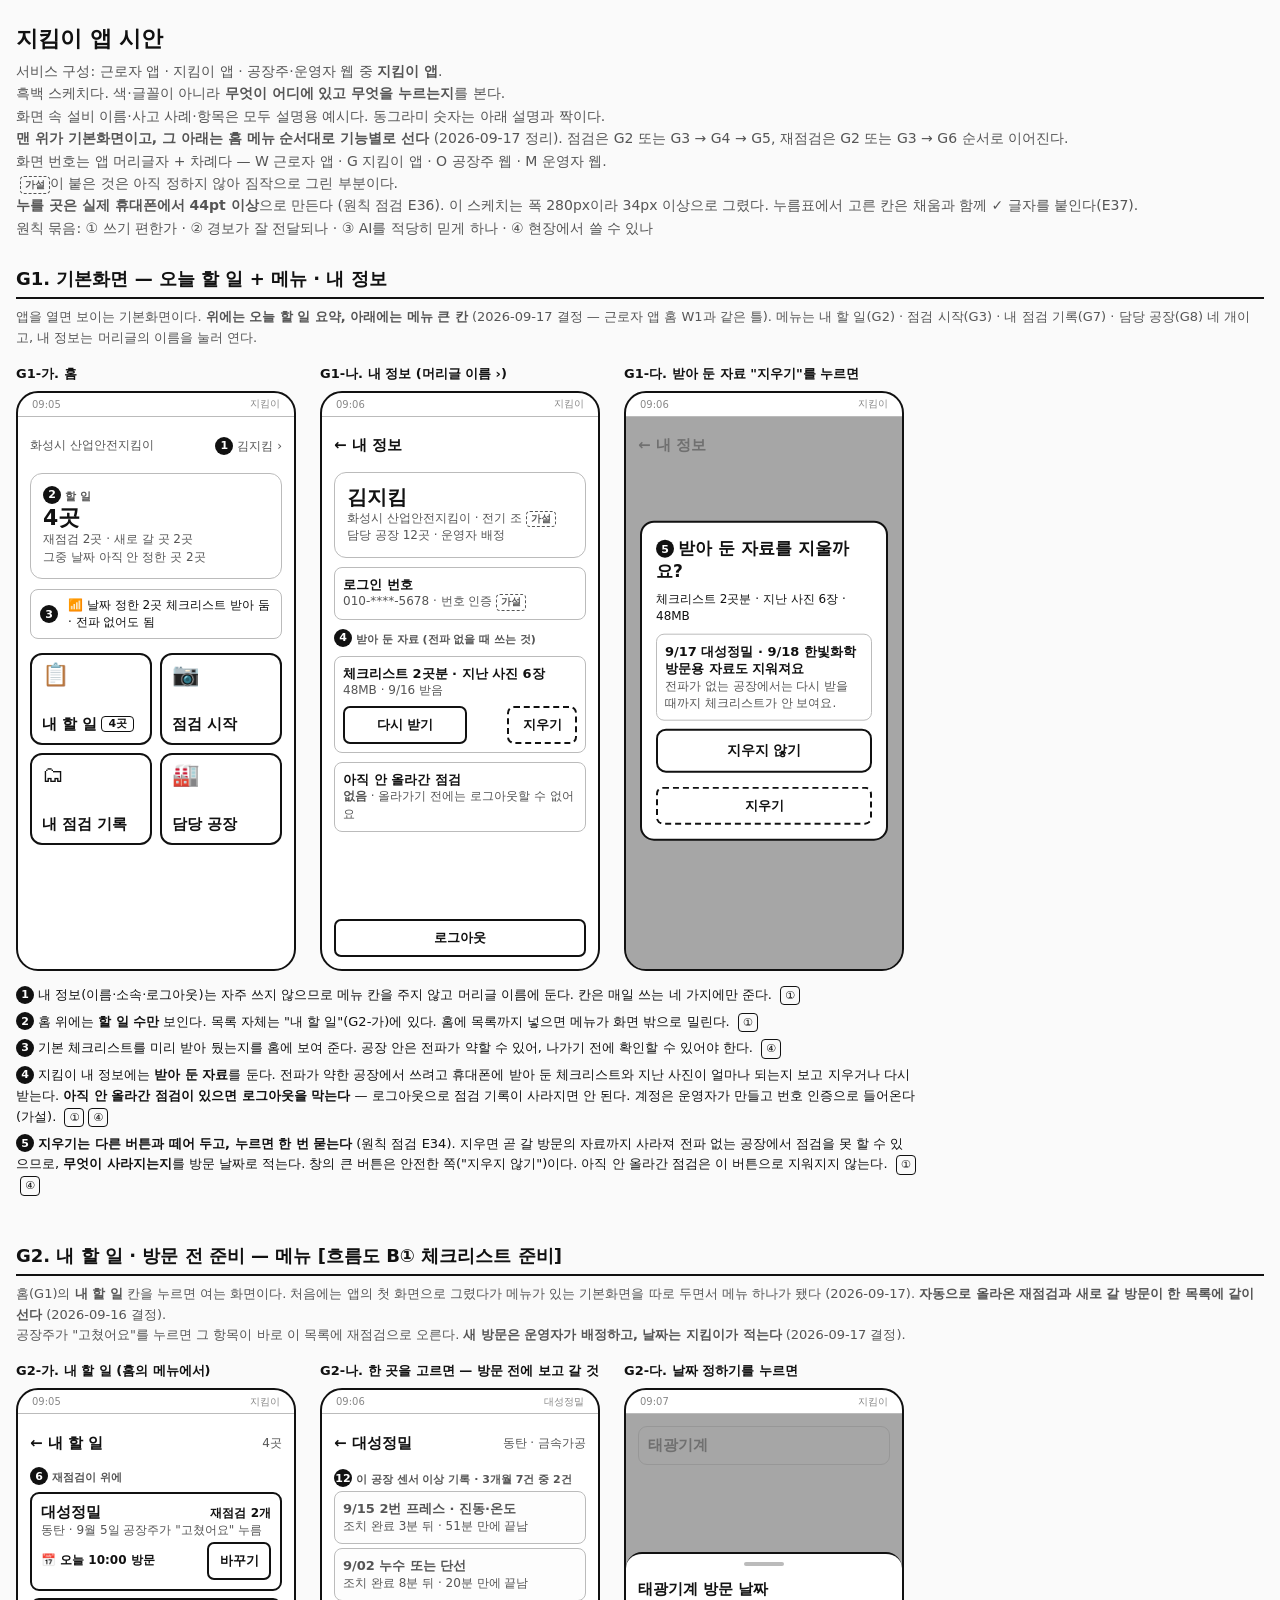
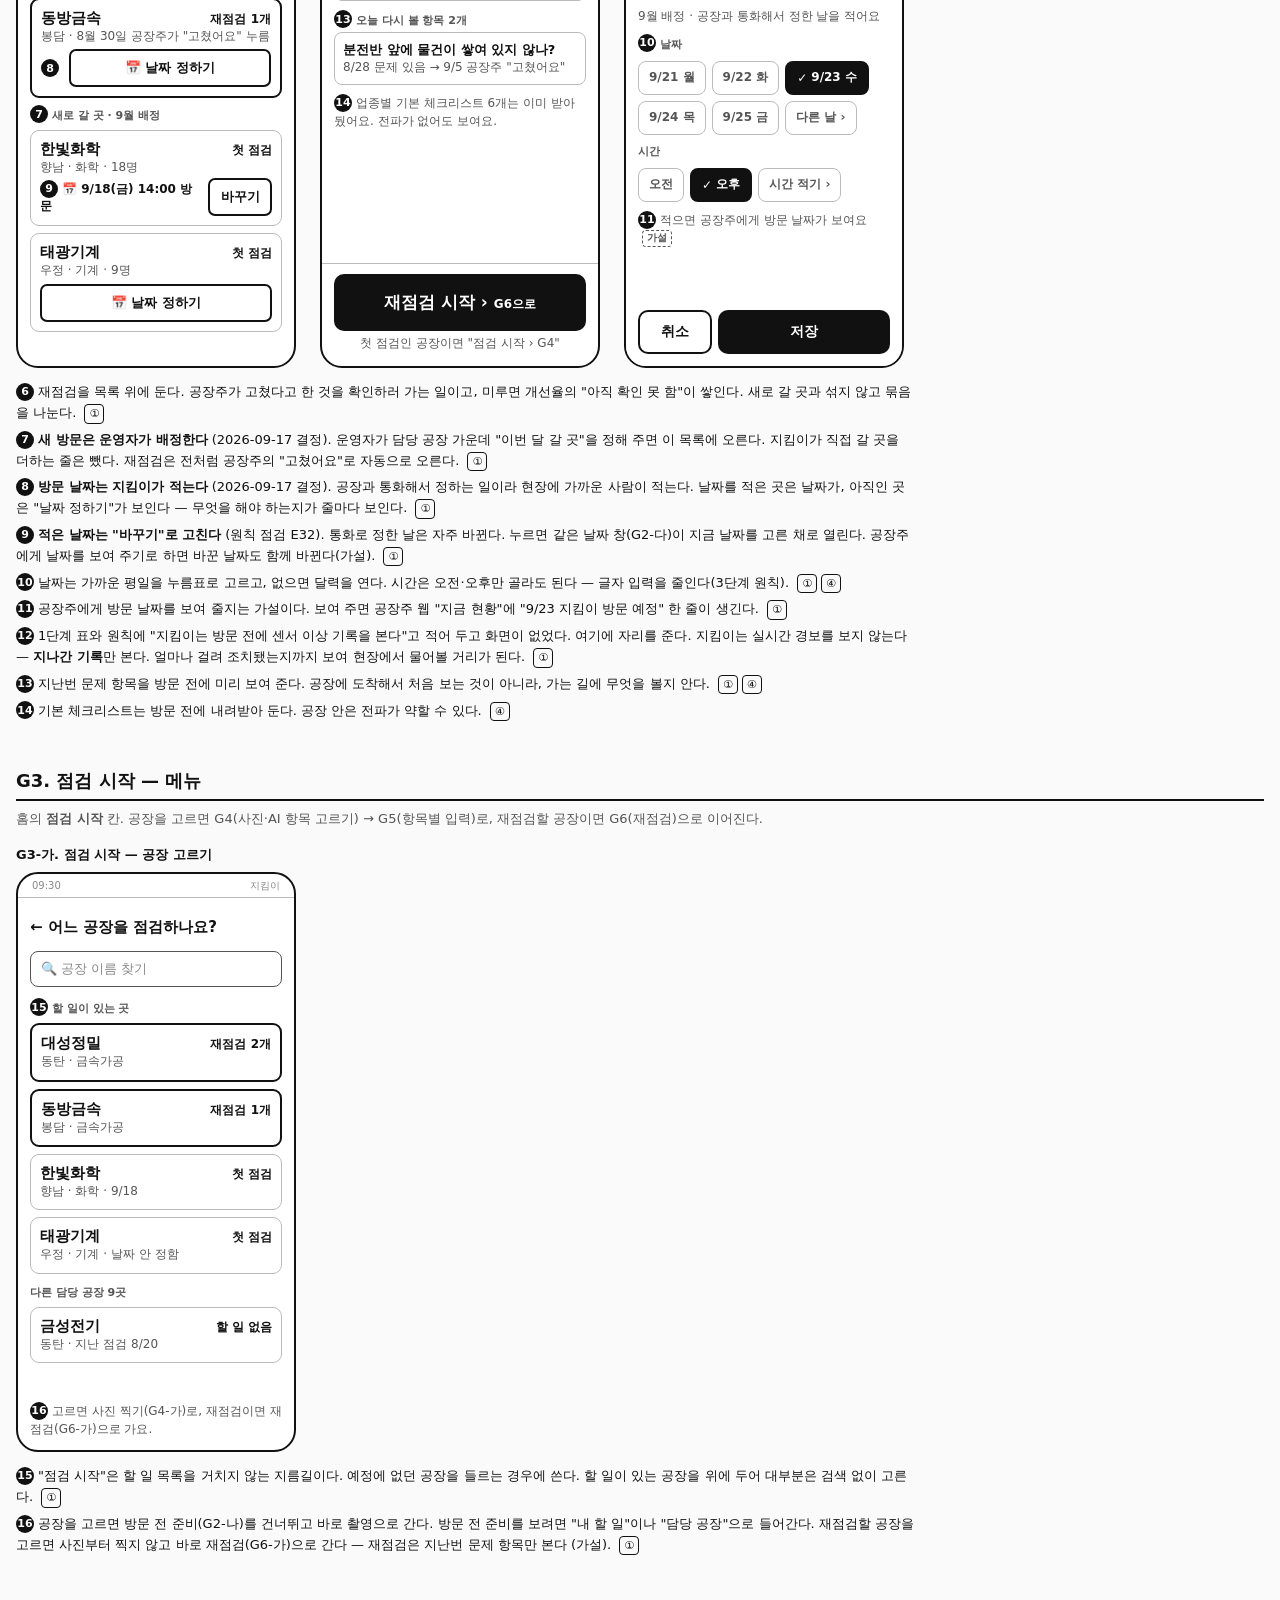
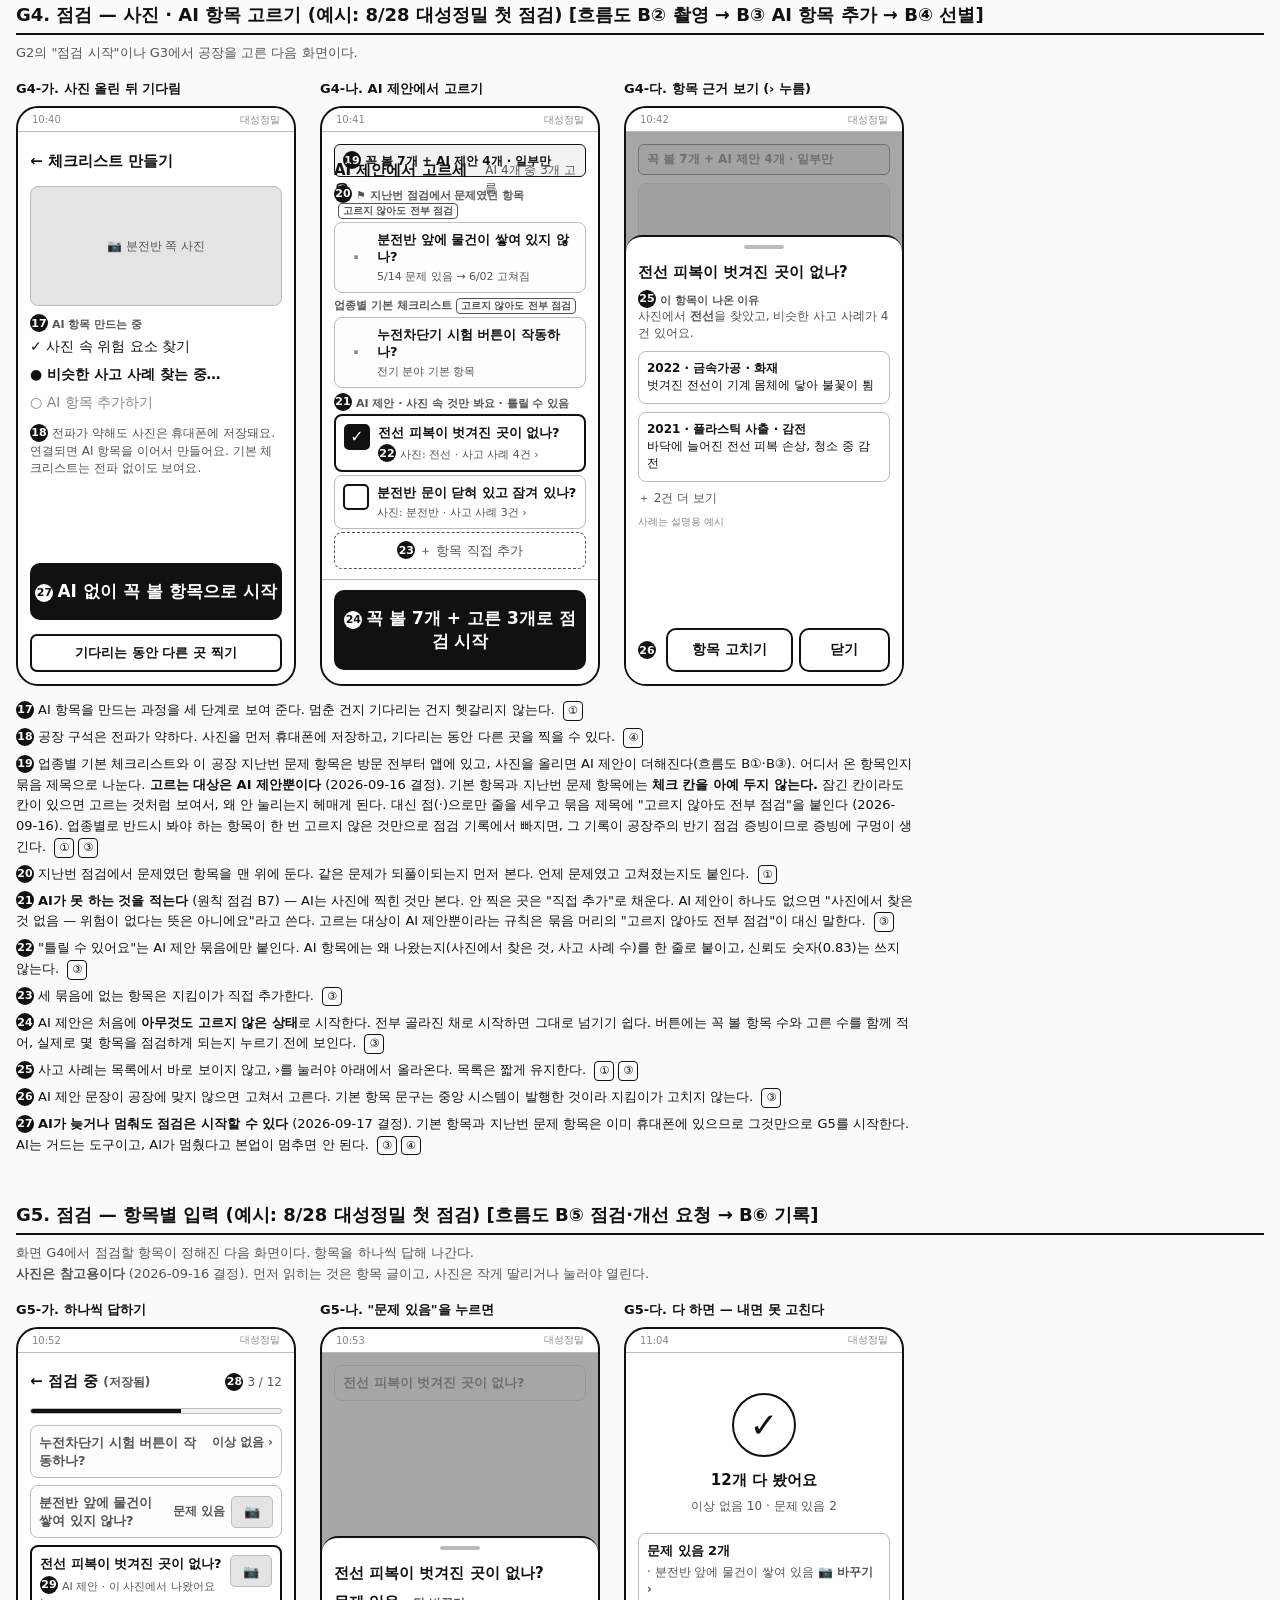
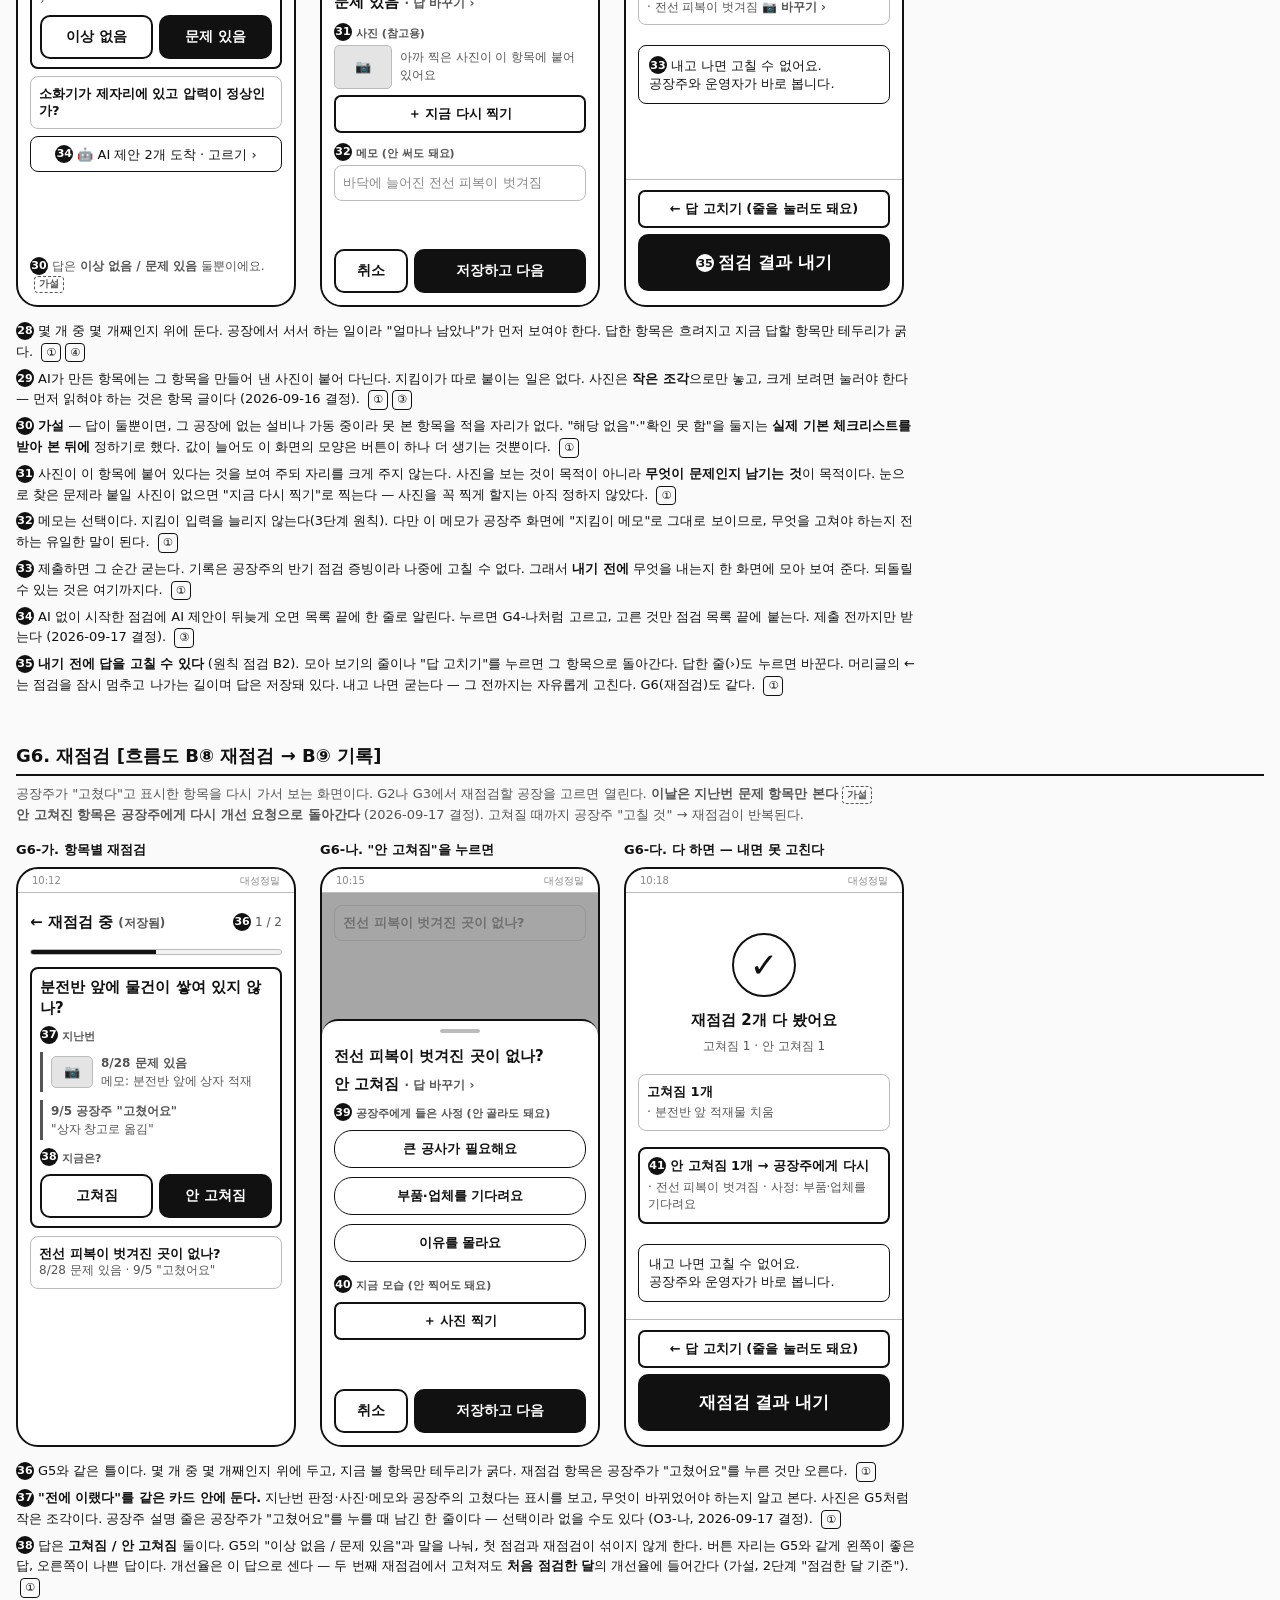
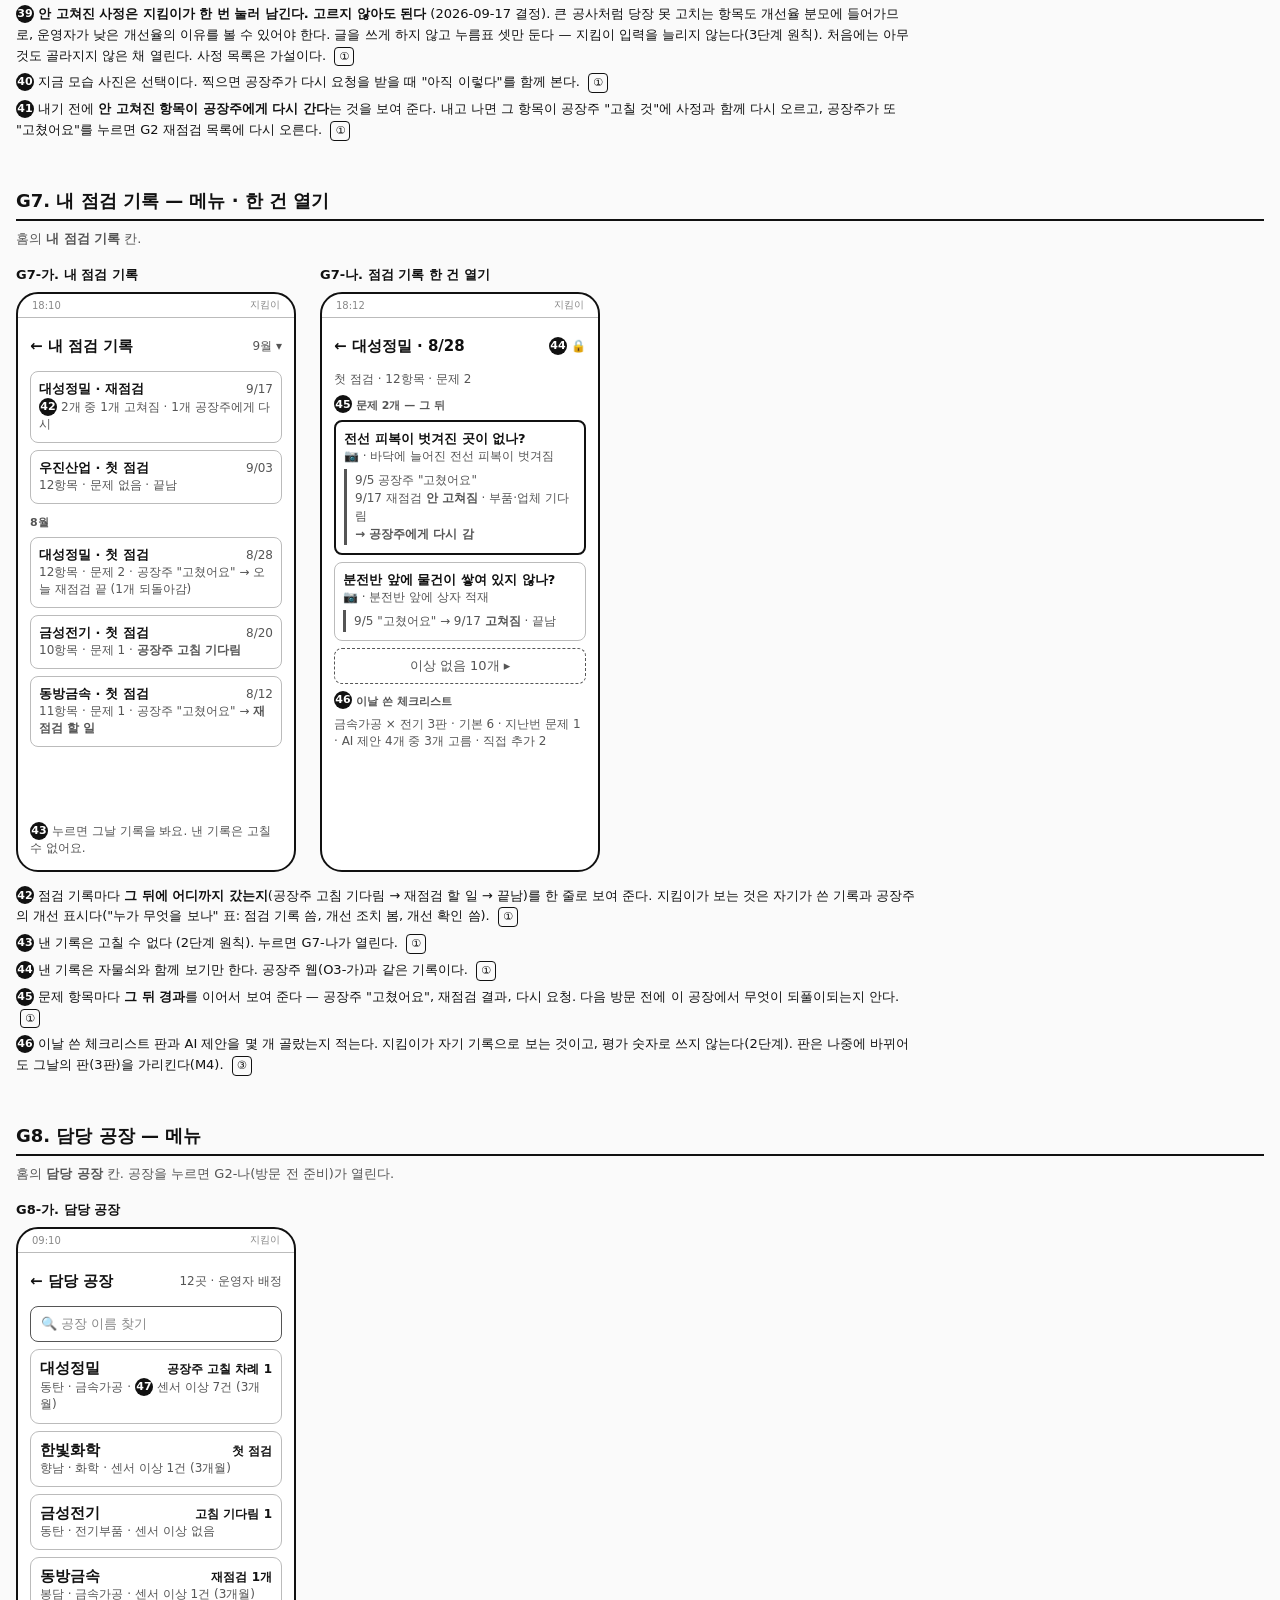
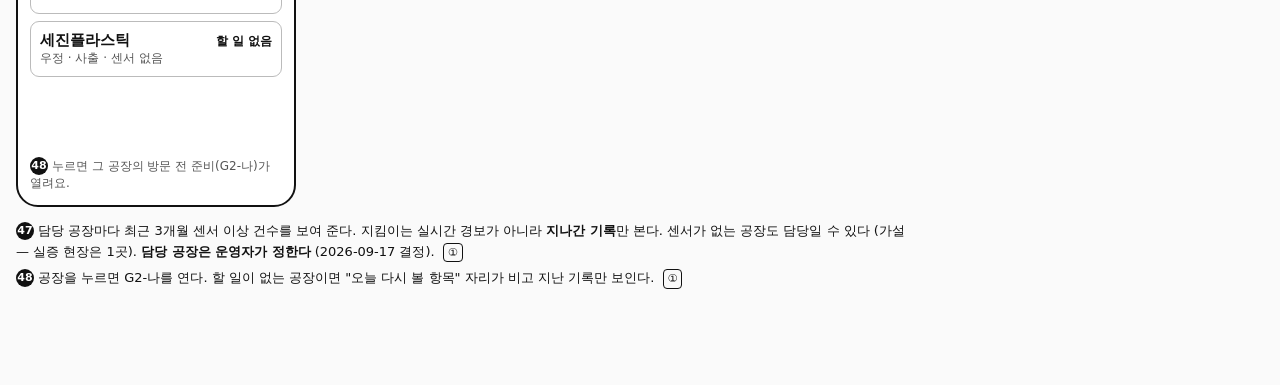
<file: 4단계_시안/260915_지킴이앱_시안.html>
<!doctype html>
<html lang="ko">
<head>
<meta charset="utf-8">
<meta name="viewport" content="width=device-width,initial-scale=1">
<title>지킴이 앱 시안</title>
<style>
:root{--ink:#111;--mid:#555;--soft:#888;--line:#bbb;--fill:#e4e4e4;--fill2:#f2f2f2;--bg:#fafafa}
*{box-sizing:border-box}
body{margin:0;background:var(--bg);color:var(--ink);font-family:system-ui,"Apple SD Gothic Neo","Noto Sans KR",sans-serif;padding:24px 16px 48px}
h1{font-size:22px;margin:0 0 6px}
.lead{color:var(--mid);margin:0 0 28px;font-size:14px;line-height:1.6}
section{margin-bottom:48px}
h2{font-size:18px;border-bottom:2px solid var(--ink);padding-bottom:6px;margin:0 0 8px}
.sub{font-size:13px;color:var(--mid);margin:0 0 16px;line-height:1.6}
.frames{display:flex;flex-wrap:wrap;gap:24px;align-items:flex-start}
.frame{width:280px}
.cap{font-size:13px;font-weight:700;margin-bottom:8px}
.phone{border:2px solid var(--ink);border-radius:22px;height:580px;background:#fff;position:relative;overflow:hidden;display:flex;flex-direction:column}
.bar{height:24px;border-bottom:1px solid var(--line);font-size:10px;color:var(--soft);display:flex;justify-content:space-between;align-items:center;padding:0 14px;flex:none}
.body{flex:1;padding:12px;display:flex;flex-direction:column;gap:8px;overflow:hidden}
.foot{padding:10px 12px 14px;border-top:1px solid var(--line);flex:none}
.btn{display:block;width:100%;border:2px solid var(--ink);border-radius:10px;padding:15px 0;text-align:center;font-weight:800;font-size:17px;background:var(--ink);color:#fff}
.btn.ghost{background:#fff;color:var(--ink);font-size:14px;padding:11px 0}
.btn.sm{padding:8px 0;font-size:13px;border-radius:7px;min-height:34px}
.n{display:inline-grid;place-items:center;min-width:18px;height:18px;border-radius:50%;background:var(--ink);color:#fff;font-size:11px;font-weight:700;margin-right:4px;vertical-align:1px}
.btn .n{background:#fff;color:#111}
.tag{display:inline-block;border:1px solid var(--ink);border-radius:4px;padding:0 5px;font-size:11px;font-weight:700}
.lbl{font-size:11px;color:var(--mid);font-weight:700}
.big{font-size:22px;font-weight:850;line-height:1.25}
.mid{font-size:15px;font-weight:700}
.small{font-size:12px;color:var(--mid);line-height:1.45}
.alarm{border:3px solid var(--ink);border-radius:10px;padding:10px;display:flex;align-items:center;gap:8px}
.alarm .icon{font-size:28px;line-height:1}
.lang{margin-left:auto;border:1.5px solid var(--ink);border-radius:17px;padding:0 10px;min-height:34px;display:inline-flex;align-items:center;font-size:12px;font-weight:700;white-space:nowrap}
.range{position:relative;height:16px;background:var(--fill2);border:1px solid var(--line);border-radius:4px;margin:4px 0 2px}
.range.thin{height:10px}
.range .ok{position:absolute;left:10%;width:40%;top:0;bottom:0;background:var(--fill);border-left:1px dashed var(--mid);border-right:1px dashed var(--mid)}
.range .now{position:absolute;top:-4px;bottom:-4px;width:4px;background:var(--ink)}
.range-l{display:flex;justify-content:space-between;font-size:10px;color:var(--mid)}
.done{border:2px solid var(--ink);border-radius:50%;width:64px;height:64px;display:grid;place-items:center;font-size:34px;margin:28px auto 6px}
.center{text-align:center}
.undo{margin-top:auto;border:1px solid var(--ink);border-radius:8px;padding:10px;display:flex;align-items:center;gap:8px;font-size:13px}
.undo b{margin-left:auto;border:1px solid var(--ink);border-radius:6px;padding:6px 12px}
.lock{background:var(--fill2)}
.clock{font-size:44px;font-weight:300;text-align:center;margin:18px 0 2px}
.date{font-size:12px;text-align:center;color:var(--mid);margin-bottom:12px}
.noti{background:#fff;border:1.5px solid var(--ink);border-radius:12px;padding:9px 10px;font-size:13px}
.noti .top{display:flex;justify-content:space-between;font-size:10px;color:var(--mid);margin-bottom:2px}
.noti b{font-size:14px}
.buzz{font-size:11px;font-weight:700;text-align:center;color:var(--mid)}
.acard{border:2px solid var(--ink);border-radius:10px;padding:8px}
.acard .row{display:flex;justify-content:space-between;align-items:baseline}
.srow{display:grid;grid-template-columns:44px 1fr 44px;align-items:center;gap:6px;font-size:13px;font-weight:700}
.srow .x{text-align:right;font-size:12px}
.photo{background:var(--fill);border:1px solid var(--line);border-radius:8px;height:120px;display:grid;place-items:center;color:var(--mid);font-size:12px;position:relative}
.photo.sm{height:78px}
.photo .box{position:absolute;border:2px dashed var(--ink);font-size:10px;font-weight:700;padding:1px 3px;background:#fff}
.steps{list-style:none;margin:0;padding:0;font-size:14px;line-height:2}
.steps .now{font-weight:800}
.steps .wait{color:var(--soft)}
.head{display:flex;align-items:center;gap:6px;min-height:34px}
.ai{border:1px solid var(--ink);border-radius:6px;padding:6px 8px;font-size:12px;font-weight:700;background:var(--fill2)}
.item{border:1px solid var(--line);border-radius:8px;padding:8px;display:flex;gap:8px}
.item.sel{border:2px solid var(--ink)}
.chk{flex:none;width:26px;height:26px;border:2px solid var(--ink);border-radius:5px;display:grid;place-items:center;font-weight:900;font-size:16px}
.item.sel .chk{background:var(--ink);color:#fff}
.bul{flex:none;width:26px;display:grid;place-items:center;color:var(--soft);font-size:20px;font-weight:900;line-height:1}
.item.fix{background:#fdfdfd}
.must{display:inline-block;border:1px solid var(--mid);border-radius:4px;padding:0 4px;font-size:10px;font-weight:800;color:var(--mid);margin-left:4px}
.item .t{font-size:13px;font-weight:700;line-height:1.35}
.item .why{font-size:11px;color:var(--mid);margin-top:3px}
.grp{font-size:11px;font-weight:800;color:var(--mid);margin-top:2px}
.add{border:1px dashed var(--mid);border-radius:8px;padding:8px;text-align:center;font-size:13px;color:var(--mid)}
.dim{position:absolute;inset:24px 0 0 0;background:rgba(0,0,0,.35)}
.sheet{position:absolute;left:0;right:0;bottom:0;height:78%;background:#fff;border-top:2px solid var(--ink);border-radius:16px 16px 0 0;display:flex;flex-direction:column}
.grip{width:40px;height:4px;background:var(--line);border-radius:2px;margin:8px auto 2px}
.case{border:1px solid var(--line);border-radius:8px;padding:8px;font-size:12px;line-height:1.45}
.case b{display:block;font-size:12px}
.note{font-size:10px;color:var(--soft)}
.notes{font-size:13px;line-height:1.6;margin:14px 0 0;padding:0;list-style:none;max-width:900px}
.notes li{margin-bottom:6px}
.notes .g{display:inline-block;border:1px solid var(--ink);border-radius:4px;padding:0 4px;font-size:11px;margin-left:4px}
.plan{font-size:15px;font-weight:800;margin:0 0 10px}
.pair{display:flex;flex-wrap:wrap;gap:24px 48px;margin-bottom:8px}
.tblwrap{overflow-x:auto;margin-top:16px;max-width:900px}
table{border-collapse:collapse;font-size:13px;background:#fff;min-width:560px;width:100%}
th,td{border:1px solid var(--line);padding:7px 9px;text-align:left;vertical-align:top;line-height:1.5}
th{background:var(--fill2)}
.task{border:1px solid var(--line);border-radius:9px;padding:9px}
.task.re{border:2px solid var(--ink)}
.task .nm{display:flex;justify-content:space-between;align-items:baseline}
.task .nm b{font-size:15px}
.bar2{height:6px;background:var(--fill2);border:1px solid var(--line);border-radius:3px;overflow:hidden;margin:2px 0 4px}
.bar2 i{display:block;height:100%;background:var(--ink)}
.two{display:flex;gap:6px}
.two .btn{flex:1;font-size:14px;padding:11px 0}
.thumb{width:42px;height:32px;background:var(--fill);border:1px solid var(--line);border-radius:5px;display:grid;place-items:center;font-size:13px;flex:none}
.ans{font-size:12px;font-weight:800;white-space:nowrap}
.q{border:1px solid var(--line);border-radius:8px;padding:8px}
.q.now{border:2px solid var(--ink)}
.q.past{background:#fdfdfd;color:var(--mid)}
.q .t{font-size:13px;font-weight:700;line-height:1.35}
.guess{display:inline-block;border:1px dashed var(--mid);border-radius:4px;padding:0 4px;font-size:10px;font-weight:800;color:var(--mid);margin-left:4px}
.tiles{display:grid;grid-template-columns:1fr 1fr;gap:8px}
.tile{border:2px solid var(--ink);border-radius:12px;height:92px;padding:9px 10px;display:flex;flex-direction:column;justify-content:space-between;background:#fff}
.tile .ic{font-size:22px;line-height:1}
.tile b{font-size:15px;line-height:1.25}
.cnt{display:inline-block;white-space:nowrap;flex:none;background:#fff;color:var(--ink);border:1.5px solid var(--ink);border-radius:4px;padding:0 6px;font-size:11px;font-weight:800;margin-left:4px;vertical-align:2px}
.stat{border:1px solid var(--line);border-radius:12px;padding:12px}
.chip{border:1px solid var(--line);border-radius:8px;padding:7px 9px;font-size:12px;display:flex;align-items:center;gap:6px}
.search{border:1px solid var(--mid);border-radius:8px;padding:8px 10px;font-size:13px;color:var(--soft)}
.q .row{display:flex;justify-content:space-between;align-items:baseline;gap:6px}
.pick{border:1.5px solid var(--ink);border-radius:18px;padding:9px 12px;font-size:13px;font-weight:700;text-align:center}
.was{border-left:3px solid var(--mid);padding:2px 0 2px 8px;font-size:12px;color:var(--mid);line-height:1.5}
.chips{display:flex;flex-wrap:wrap;gap:6px}
.chips span{border:1px solid var(--line);border-radius:8px;padding:0 10px;min-height:34px;display:inline-flex;align-items:center;font-size:12px;font-weight:700;color:var(--mid)}
.chips span.on{border:2px solid var(--ink);background:var(--ink);color:#fff}
.chips span.on::before,.pick.on::before{content:"✓";margin-right:4px}
.dlg{position:absolute;left:14px;right:14px;top:50%;transform:translateY(-50%);background:#fff;border:2px solid var(--ink);border-radius:14px;padding:14px;display:flex;flex-direction:column;gap:8px}
.btn.cxl{flex:0 0 74px}
</style>
</head>
<body>

<h1>지킴이 앱 시안</h1>
<p class="lead">서비스 구성: 근로자 앱 · 지킴이 앱 · 공장주·운영자 웹 중 <b>지킴이 앱</b>.<br>
흑백 스케치다. 색·글꼴이 아니라 <b>무엇이 어디에 있고 무엇을 누르는지</b>를 본다.<br>
화면 속 설비 이름·사고 사례·항목은 모두 설명용 예시다. 동그라미 숫자는 아래 설명과 짝이다.<br>
<b>맨 위가 기본화면이고, 그 아래는 홈 메뉴 순서대로 기능별로 선다</b> (2026-09-17 정리). 점검은 G2 또는 G3 → G4 → G5, 재점검은 G2 또는 G3 → G6 순서로 이어진다.<br>
화면 번호는 앱 머리글자 + 차례다 — W 근로자 앱 · G 지킴이 앱 · O 공장주 웹 · M 운영자 웹.<br>
<span class="guess">가설</span>이 붙은 것은 아직 정하지 않아 짐작으로 그린 부분이다.<br>
<b>누를 곳은 실제 휴대폰에서 44pt 이상</b>으로 만든다 (원칙 점검 E36). 이 스케치는 폭 280px이라 34px 이상으로 그렸다. 누름표에서 고른 칸은 채움과 함께 ✓ 글자를 붙인다(E37).<br>
원칙 묶음: ① 쓰기 편한가 · ② 경보가 잘 전달되나 · ③ AI를 적당히 믿게 하나 · ④ 현장에서 쓸 수 있나</p>

<!-- ============ G1 기본화면 ============ -->
<section>
<h2>G1. 기본화면 — 오늘 할 일 + 메뉴 · 내 정보</h2>
<p class="sub">앱을 열면 보이는 기본화면이다. <b>위에는 오늘 할 일 요약, 아래에는 메뉴 큰 칸</b> (2026-09-17 결정 — 근로자 앱 홈 W1과 같은 틀). 메뉴는 내 할 일(G2) · 점검 시작(G3) · 내 점검 기록(G7) · 담당 공장(G8) 네 개이고, 내 정보는 머리글의 이름을 눌러 연다.</p>
<div class="frames" style="margin-top:16px">
 <div class="frame">
  <div class="cap">G1-가. <b>홈</b></div>
  <div class="phone">
   <div class="bar"><span>09:05</span><span>지킴이</span></div>
   <div class="body" style="gap:10px">
    <div class="head"><span class="small">화성시 산업안전지킴이</span><span class="small" style="margin-left:auto"><span class="n">1</span>김지킴 ›</span></div>
    <div class="stat"><div class="lbl"><span class="n">2</span>할 일</div>
     <div class="big">4곳</div>
     <div class="small">재점검 2곳 · 새로 갈 곳 2곳<br>그중 날짜 아직 안 정한 곳 2곳</div></div>
    <div class="chip"><span class="n">3</span>📶 날짜 정한 2곳 체크리스트 받아 둠 · 전파 없어도 됨</div>
    <div class="tiles" style="margin-top:4px">
     <div class="tile"><span class="ic">📋</span><b>내 할 일<span class="cnt">4곳</span></b></div>
     <div class="tile"><span class="ic">📷</span><b>점검 시작</b></div>
     <div class="tile"><span class="ic">🗂</span><b>내 점검 기록</b></div>
     <div class="tile"><span class="ic">🏭</span><b>담당 공장</b></div>
    </div>
   </div>
  </div>
 </div>

 <div class="frame">
  <div class="cap">G1-나. 내 정보 (머리글 이름 ›)</div>
  <div class="phone">
   <div class="bar"><span>09:06</span><span>지킴이</span></div>
   <div class="body" style="gap:9px">
    <div class="head"><span class="mid">← 내 정보</span></div>
    <div class="stat"><div class="big" style="font-size:20px">김지킴</div><div class="small">화성시 산업안전지킴이 · 전기 조<span class="guess">가설</span><br>담당 공장 12곳 · 운영자 배정</div></div>
    <div class="q"><div class="t">로그인 번호</div><div class="small">010-****-5678 · 번호 인증<span class="guess">가설</span></div></div>
    <div class="lbl"><span class="n">4</span>받아 둔 자료 (전파 없을 때 쓰는 것)</div>
    <div class="q"><div class="t">체크리스트 2곳분 · 지난 사진 6장</div><div class="small">48MB · 9/16 받음</div>
     <div style="display:flex;gap:6px;margin-top:6px;align-items:center"><div class="btn ghost sm" style="flex:1">다시 받기</div><span style="flex:0 0 28px"></span><div class="btn ghost sm" style="flex:0 0 70px;border-style:dashed">지우기</div></div></div>
    <div class="q"><div class="t">아직 안 올라간 점검</div><div class="small"><b>없음</b> · 올라가기 전에는 로그아웃할 수 없어요</div></div>
    <div class="btn ghost sm" style="margin-top:auto">로그아웃</div>
   </div>
  </div>
 </div>

 <div class="frame">
  <div class="cap">G1-다. 받아 둔 자료 "지우기"를 누르면</div>
  <div class="phone">
   <div class="bar"><span>09:06</span><span>지킴이</span></div>
   <div class="body" style="opacity:.35"><div class="head"><span class="mid">← 내 정보</span></div></div>
   <div class="dim"></div>
   <div class="dlg">
    <div class="mid" style="font-size:17px"><span class="n">5</span>받아 둔 자료를 지울까요?</div>
    <div class="small" style="color:#111">체크리스트 2곳분 · 지난 사진 6장 · 48MB</div>
    <div class="q"><div class="t">9/17 대성정밀 · 9/18 한빛화학<br>방문용 자료도 지워져요</div><div class="small">전파가 없는 공장에서는 다시 받을 때까지 체크리스트가 안 보여요.</div></div>
    <div class="btn ghost">지우지 않기</div>
    <div class="btn ghost sm" style="border-style:dashed;margin-top:6px">지우기</div>
   </div>
  </div>
 </div>
</div>
<ul class="notes">
 <li><span class="n">1</span>내 정보(이름·소속·로그아웃)는 자주 쓰지 않으므로 메뉴 칸을 주지 않고 머리글 이름에 둔다. 칸은 매일 쓰는 네 가지에만 준다. <span class="g">①</span></li>
 <li><span class="n">2</span>홈 위에는 <b>할 일 수만</b> 보인다. 목록 자체는 "내 할 일"(G2-가)에 있다. 홈에 목록까지 넣으면 메뉴가 화면 밖으로 밀린다. <span class="g">①</span></li>
 <li><span class="n">3</span>기본 체크리스트를 미리 받아 뒀는지를 홈에 보여 준다. 공장 안은 전파가 약할 수 있어, 나가기 전에 확인할 수 있어야 한다. <span class="g">④</span></li>
 <li><span class="n">4</span>지킴이 내 정보에는 <b>받아 둔 자료</b>를 둔다. 전파가 약한 공장에서 쓰려고 휴대폰에 받아 둔 체크리스트와 지난 사진이 얼마나 되는지 보고 지우거나 다시 받는다. <b>아직 안 올라간 점검이 있으면 로그아웃을 막는다</b> — 로그아웃으로 점검 기록이 사라지면 안 된다. 계정은 운영자가 만들고 번호 인증으로 들어온다 (가설). <span class="g">①</span><span class="g">④</span></li>
 <li><span class="n">5</span><b>지우기는 다른 버튼과 떼어 두고, 누르면 한 번 묻는다</b> (원칙 점검 E34). 지우면 곧 갈 방문의 자료까지 사라져 전파 없는 공장에서 점검을 못 할 수 있으므로, <b>무엇이 사라지는지</b>를 방문 날짜로 적는다. 창의 큰 버튼은 안전한 쪽("지우지 않기")이다. 아직 안 올라간 점검은 이 버튼으로 지워지지 않는다. <span class="g">①</span><span class="g">④</span></li>
</ul>
</section>

<!-- ============ G2 내 할 일 ============ -->
<section>
<h2>G2. 내 할 일 · 방문 전 준비 — 메뉴 [흐름도 B① 체크리스트 준비]</h2>
<p class="sub">홈(G1)의 <b>내 할 일</b> 칸을 누르면 여는 화면이다. 처음에는 앱의 첫 화면으로 그렸다가 메뉴가 있는 기본화면을 따로 두면서 메뉴 하나가 됐다 (2026-09-17). <b>자동으로 올라온 재점검과 새로 갈 방문이 한 목록에 같이 선다</b> (2026-09-16 결정).<br>
공장주가 "고쳤어요"를 누르면 그 항목이 바로 이 목록에 재점검으로 오른다. <b>새 방문은 운영자가 배정하고, 날짜는 지킴이가 적는다</b> (2026-09-17 결정).</p>
<div class="frames" style="margin-top:16px">

 <div class="frame">
  <div class="cap">G2-가. 내 할 일 (홈의 메뉴에서)</div>
  <div class="phone">
   <div class="bar"><span>09:05</span><span>지킴이</span></div>
   <div class="body" style="gap:7px">
    <div class="head"><span class="mid">← 내 할 일</span><span class="small" style="margin-left:auto">4곳</span></div>
    <div class="lbl"><span class="n">6</span>재점검이 위에</div>
    <div class="task re"><div class="nm"><b>대성정밀</b><span class="ans">재점검 2개</span></div>
     <div class="small">동탄 · 9월 5일 공장주가 "고쳤어요" 누름</div>
     <div style="display:flex;align-items:center;gap:6px;margin-top:2px"><span class="small" style="color:#111;font-weight:700">📅 오늘 10:00 방문</span><div class="btn ghost sm" style="flex:0 0 64px;margin-left:auto">바꾸기</div></div></div>
    <div class="task re"><div class="nm"><b>동방금속</b><span class="ans">재점검 1개</span></div>
     <div class="small">봉담 · 8월 30일 공장주가 "고쳤어요" 누름</div>
     <div style="display:flex;align-items:center;gap:6px;margin-top:4px"><span class="n">8</span><div class="btn ghost sm" style="flex:1">📅 날짜 정하기</div></div></div>
    <div class="lbl"><span class="n">7</span>새로 갈 곳 · 9월 배정</div>
    <div class="task"><div class="nm"><b>한빛화학</b><span class="ans">첫 점검</span></div>
     <div class="small">향남 · 화학 · 18명</div>
     <div style="display:flex;align-items:center;gap:6px;margin-top:2px"><span class="small" style="color:#111;font-weight:700"><span class="n">9</span>📅 9/18(금) 14:00 방문</span><div class="btn ghost sm" style="flex:0 0 64px;margin-left:auto">바꾸기</div></div></div>
    <div class="task"><div class="nm"><b>태광기계</b><span class="ans">첫 점검</span></div>
     <div class="small">우정 · 기계 · 9명</div>
     <div class="btn ghost sm" style="margin-top:4px">📅 날짜 정하기</div></div>
   </div>
  </div>
 </div>

 <div class="frame">
  <div class="cap">G2-나. 한 곳을 고르면 — 방문 전에 보고 갈 것</div>
  <div class="phone">
   <div class="bar"><span>09:06</span><span>대성정밀</span></div>
   <div class="body" style="gap:9px">
    <div class="head"><span class="mid">← 대성정밀</span><span class="small" style="margin-left:auto">동탄 · 금속가공</span></div>
    <div><div class="lbl"><span class="n">12</span>이 공장 센서 이상 기록 · 3개월 7건 중 2건</div>
     <div class="q past" style="margin-top:4px"><div class="t">9/15 2번 프레스 · 진동·온도</div><div class="small">조치 완료 3분 뒤 · 51분 만에 끝남</div></div>
     <div class="q past" style="margin-top:4px"><div class="t">9/02 누수 또는 단선</div><div class="small">조치 완료 8분 뒤 · 20분 만에 끝남</div></div></div>
    <div><div class="lbl"><span class="n">13</span>오늘 다시 볼 항목 2개</div>
     <div class="q" style="margin-top:4px"><div class="t">분전반 앞에 물건이 쌓여 있지 않나?</div><div class="small">8/28 문제 있음 → 9/5 공장주 "고쳤어요"</div></div></div>
    <div class="small"><span class="n">14</span>업종별 기본 체크리스트 6개는 이미 받아 뒀어요. 전파가 없어도 보여요.</div>
   </div>
   <div class="foot"><div class="btn">재점검 시작 › <span class="small" style="color:#fff">G6으로</span></div><div class="small center" style="margin-top:4px">첫 점검인 공장이면 "점검 시작 › G4"</div></div>
  </div>
 </div>

 <div class="frame">
  <div class="cap">G2-다. 날짜 정하기를 누르면</div>
  <div class="phone">
   <div class="bar"><span>09:07</span><span>지킴이</span></div>
   <div class="body" style="opacity:.35"><div class="task"><div class="nm"><b>태광기계</b></div></div></div>
   <div class="dim"></div>
   <div class="sheet" style="height:72%">
    <div class="grip"></div>
    <div class="body" style="gap:9px">
     <div class="mid">태광기계 방문 날짜</div>
     <div class="small">9월 배정 · 공장과 통화해서 정한 날을 적어요</div>
     <div class="lbl"><span class="n">10</span>날짜</div>
     <div class="chips"><span>9/21 월</span><span>9/22 화</span><span class="on">9/23 수</span><span>9/24 목</span><span>9/25 금</span><span>다른 날 ›</span></div>
     <div class="lbl">시간</div>
     <div class="chips"><span>오전</span><span class="on">오후</span><span>시간 적기 ›</span></div>
     <div class="small"><span class="n">11</span>적으면 공장주에게 방문 날짜가 보여요<span class="guess">가설</span></div>
     <div class="two" style="margin-top:auto"><div class="btn ghost cxl">취소</div><div class="btn">저장</div></div>
    </div>
   </div>
  </div>
 </div>

</div>
<ul class="notes">
 <li><span class="n">6</span>재점검을 목록 위에 둔다. 공장주가 고쳤다고 한 것을 확인하러 가는 일이고, 미루면 개선율의 "아직 확인 못 함"이 쌓인다. 새로 갈 곳과 섞지 않고 묶음을 나눈다. <span class="g">①</span></li>
 <li><span class="n">7</span><b>새 방문은 운영자가 배정한다</b> (2026-09-17 결정). 운영자가 담당 공장 가운데 "이번 달 갈 곳"을 정해 주면 이 목록에 오른다. 지킴이가 직접 갈 곳을 더하는 줄은 뺐다. 재점검은 전처럼 공장주의 "고쳤어요"로 자동으로 오른다. <span class="g">①</span></li>
 <li><span class="n">8</span><b>방문 날짜는 지킴이가 적는다</b> (2026-09-17 결정). 공장과 통화해서 정하는 일이라 현장에 가까운 사람이 적는다. 날짜를 적은 곳은 날짜가, 아직인 곳은 "날짜 정하기"가 보인다 — 무엇을 해야 하는지가 줄마다 보인다. <span class="g">①</span></li>
 <li><span class="n">9</span><b>적은 날짜는 "바꾸기"로 고친다</b> (원칙 점검 E32). 통화로 정한 날은 자주 바뀐다. 누르면 같은 날짜 창(G2-다)이 지금 날짜를 고른 채로 열린다. 공장주에게 날짜를 보여 주기로 하면 바꾼 날짜도 함께 바뀐다(가설). <span class="g">①</span></li>
 <li><span class="n">10</span>날짜는 가까운 평일을 누름표로 고르고, 없으면 달력을 연다. 시간은 오전·오후만 골라도 된다 — 글자 입력을 줄인다(3단계 원칙). <span class="g">①</span><span class="g">④</span></li>
 <li><span class="n">11</span>공장주에게 방문 날짜를 보여 줄지는 가설이다. 보여 주면 공장주 웹 "지금 현황"에 "9/23 지킴이 방문 예정" 한 줄이 생긴다. <span class="g">①</span></li>
 <li><span class="n">12</span>1단계 표와 원칙에 "지킴이는 방문 전에 센서 이상 기록을 본다"고 적어 두고 화면이 없었다. 여기에 자리를 준다. 지킴이는 실시간 경보를 보지 않는다 — <b>지나간 기록</b>만 본다. 얼마나 걸려 조치됐는지까지 보여 현장에서 물어볼 거리가 된다. <span class="g">①</span></li>
 <li><span class="n">13</span>지난번 문제 항목을 방문 전에 미리 보여 준다. 공장에 도착해서 처음 보는 것이 아니라, 가는 길에 무엇을 볼지 안다. <span class="g">①</span><span class="g">④</span></li>
 <li><span class="n">14</span>기본 체크리스트는 방문 전에 내려받아 둔다. 공장 안은 전파가 약할 수 있다. <span class="g">④</span></li>
</ul>
</section>

<!-- ============ G3 점검 시작 ============ -->
<section>
<h2>G3. 점검 시작 — 메뉴</h2>
<p class="sub">홈의 <b>점검 시작</b> 칸. 공장을 고르면 G4(사진·AI 항목 고르기) → G5(항목별 입력)로, 재점검할 공장이면 G6(재점검)으로 이어진다.</p>
<div class="frames" style="margin-top:16px">
 <div class="frame">
  <div class="cap">G3-가. 점검 시작 — 공장 고르기</div>
  <div class="phone">
   <div class="bar"><span>09:30</span><span>지킴이</span></div>
   <div class="body" style="gap:7px">
    <div class="head"><span class="mid">← 어느 공장을 점검하나요?</span></div>
    <div class="search">🔍 공장 이름 찾기</div>
    <div class="lbl" style="margin-top:4px"><span class="n">15</span>할 일이 있는 곳</div>
    <div class="task re"><div class="nm"><b>대성정밀</b><span class="ans">재점검 2개</span></div><div class="small">동탄 · 금속가공</div></div>
    <div class="task re"><div class="nm"><b>동방금속</b><span class="ans">재점검 1개</span></div><div class="small">봉담 · 금속가공</div></div>
    <div class="task"><div class="nm"><b>한빛화학</b><span class="ans">첫 점검</span></div><div class="small">향남 · 화학 · 9/18</div></div>
    <div class="task"><div class="nm"><b>태광기계</b><span class="ans">첫 점검</span></div><div class="small">우정 · 기계 · 날짜 안 정함</div></div>
    <div class="lbl" style="margin-top:4px">다른 담당 공장 9곳</div>
    <div class="task"><div class="nm"><b>금성전기</b><span class="ans">할 일 없음</span></div><div class="small">동탄 · 지난 점검 8/20</div></div>
    <div class="small" style="margin-top:auto"><span class="n">16</span>고르면 사진 찍기(G4-가)로, 재점검이면 재점검(G6-가)으로 가요.</div>
   </div>
  </div>
 </div>
</div>
<ul class="notes">
 <li><span class="n">15</span>"점검 시작"은 할 일 목록을 거치지 않는 지름길이다. 예정에 없던 공장을 들르는 경우에 쓴다. 할 일이 있는 공장을 위에 두어 대부분은 검색 없이 고른다. <span class="g">①</span></li>
 <li><span class="n">16</span>공장을 고르면 방문 전 준비(G2-나)를 건너뛰고 바로 촬영으로 간다. 방문 전 준비를 보려면 "내 할 일"이나 "담당 공장"으로 들어간다. 재점검할 공장을 고르면 사진부터 찍지 않고 바로 재점검(G6-가)으로 간다 — 재점검은 지난번 문제 항목만 본다 (가설). <span class="g">①</span></li>
</ul>
</section>

<!-- ============ G4 점검 — 사진·AI 항목 고르기 ============ -->
<section>
<h2>G4. 점검 — 사진 · AI 항목 고르기 (예시: 8/28 대성정밀 첫 점검) [흐름도 B② 촬영 → B③ AI 항목 추가 → B④ 선별]</h2>
<p class="sub">G2의 "점검 시작"이나 G3에서 공장을 고른 다음 화면이다.</p>
<div class="frames" style="margin-top:16px">

 <div class="frame">
  <div class="cap">G4-가. 사진 올린 뒤 기다림</div>
  <div class="phone">
   <div class="bar"><span>10:40</span><span>대성정밀</span></div>
   <div class="body">
    <div class="head"><span class="mid">← 체크리스트 만들기</span></div>
    <div class="photo">📷 분전반 쪽 사진</div>
    <div><div class="lbl"><span class="n">17</span>AI 항목 만드는 중</div>
     <ul class="steps">
      <li>✓ 사진 속 위험 요소 찾기</li>
      <li class="now">● 비슷한 사고 사례 찾는 중…</li>
      <li class="wait">○ AI 항목 추가하기</li>
     </ul></div>
    <div class="small"><span class="n">18</span>전파가 약해도 사진은 휴대폰에 저장돼요. 연결되면 AI 항목을 이어서 만들어요. 기본 체크리스트는 전파 없이도 보여요.</div>
    <div style="margin-top:auto" class="btn"><span class="n">27</span>AI 없이 꼭 볼 항목으로 시작</div>
    <div class="btn ghost sm" style="margin-top:6px">기다리는 동안 다른 곳 찍기</div>
   </div>
  </div>
 </div>

 <div class="frame">
  <div class="cap">G4-나. AI 제안에서 고르기</div>
  <div class="phone">
   <div class="bar"><span>10:41</span><span>대성정밀</span></div>
   <div class="body" style="gap:3px">
    <div class="ai"><span class="n">19</span>꼭 볼 7개 + AI 제안 4개 · 일부만</div>
    <div class="head" style="min-height:0"><span class="mid">AI 제안에서 고르세요</span><span class="small" style="margin-left:auto">AI 4개 중 3개 고름</span></div>
    <div class="grp"><span class="n">20</span>⚑ 지난번 점검에서 문제였던 항목<span class="must">고르지 않아도 전부 점검</span></div>
    <div class="item fix"><div class="bul">·</div><div><div class="t">분전반 앞에 물건이 쌓여 있지 않나?</div><div class="why">5/14 문제 있음 → 6/02 고쳐짐</div></div></div>
    <div class="grp">업종별 기본 체크리스트<span class="must">고르지 않아도 전부 점검</span></div>
    <div class="item fix"><div class="bul">·</div><div><div class="t">누전차단기 시험 버튼이 작동하나?</div><div class="why">전기 분야 기본 항목</div></div></div>
    <div class="grp"><span class="n">21</span>AI 제안 · <b>사진 속 것만 봐요</b> · 틀릴 수 있음</div>
    <div class="item sel"><div class="chk">✓</div><div><div class="t">전선 피복이 벗겨진 곳이 없나?</div><div class="why"><span class="n">22</span>사진: 전선 · 사고 사례 4건 ›</div></div></div>
    <div class="item"><div class="chk"></div><div><div class="t">분전반 문이 닫혀 있고 잠겨 있나?</div><div class="why">사진: 분전반 · 사고 사례 3건 ›</div></div></div>
    <div class="add"><span class="n">23</span>＋ 항목 직접 추가</div>
   </div>
   <div class="foot"><div class="btn"><span class="n">24</span>꼭 볼 7개 + 고른 3개로 점검 시작</div></div>
  </div>
 </div>

 <div class="frame">
  <div class="cap">G4-다. 항목 근거 보기 (› 누름)</div>
  <div class="phone">
   <div class="bar"><span>10:42</span><span>대성정밀</span></div>
   <div class="body" style="opacity:.35">
    <div class="ai">꼭 볼 7개 + AI 제안 4개 · 일부만</div>
    <div class="photo sm"></div>
   </div>
   <div class="dim"></div>
   <div class="sheet">
    <div class="grip"></div>
    <div class="body" style="gap:8px">
     <div class="mid">전선 피복이 벗겨진 곳이 없나?</div>
     <div><div class="lbl"><span class="n">25</span>이 항목이 나온 이유</div>
      <div class="small">사진에서 <b>전선</b>을 찾았고, 비슷한 사고 사례가 4건 있어요.</div></div>
     <div class="case"><b>2022 · 금속가공 · 화재</b>벗겨진 전선이 기계 몸체에 닿아 불꽃이 튐</div>
     <div class="case"><b>2021 · 플라스틱 사출 · 감전</b>바닥에 늘어진 전선 피복 손상, 청소 중 감전</div>
     <div class="small">＋ 2건 더 보기</div>
     <div class="note">사례는 설명용 예시</div>
     <div style="margin-top:auto;display:flex;gap:6px;align-items:center">
      <span class="n">26</span><div class="btn ghost" style="flex:1.4;width:auto">항목 고치기</div>
      <div class="btn ghost" style="flex:1;width:auto">닫기</div>
     </div>
    </div>
   </div>
  </div>
 </div>

</div>
<ul class="notes">
 <li><span class="n">17</span>AI 항목을 만드는 과정을 세 단계로 보여 준다. 멈춘 건지 기다리는 건지 헷갈리지 않는다. <span class="g">①</span></li>
 <li><span class="n">18</span>공장 구석은 전파가 약하다. 사진을 먼저 휴대폰에 저장하고, 기다리는 동안 다른 곳을 찍을 수 있다. <span class="g">④</span></li>
 <li><span class="n">19</span>업종별 기본 체크리스트와 이 공장 지난번 문제 항목은 방문 전부터 앱에 있고, 사진을 올리면 AI 제안이 더해진다(흐름도 B①·B③). 어디서 온 항목인지 묶음 제목으로 나눈다. <b>고르는 대상은 AI 제안뿐이다</b> (2026-09-16 결정). 기본 항목과 지난번 문제 항목에는 <b>체크 칸을 아예 두지 않는다.</b> 잠긴 칸이라도 칸이 있으면 고르는 것처럼 보여서, 왜 안 눌리는지 헤매게 된다. 대신 점(·)으로만 줄을 세우고 묶음 제목에 "고르지 않아도 전부 점검"을 붙인다 (2026-09-16). 업종별로 반드시 봐야 하는 항목이 한 번 고르지 않은 것만으로 점검 기록에서 빠지면, 그 기록이 공장주의 반기 점검 증빙이므로 증빙에 구멍이 생긴다. <span class="g">①</span><span class="g">③</span></li>
 <li><span class="n">20</span>지난번 점검에서 문제였던 항목을 맨 위에 둔다. 같은 문제가 되풀이되는지 먼저 본다. 언제 문제였고 고쳐졌는지도 붙인다. <span class="g">①</span></li>
 <li><span class="n">21</span><b>AI가 못 하는 것을 적는다</b> (원칙 점검 B7) — AI는 사진에 찍힌 것만 본다. 안 찍은 곳은 "직접 추가"로 채운다. AI 제안이 하나도 없으면 "사진에서 찾은 것 없음 — 위험이 없다는 뜻은 아니에요"라고 쓴다. 고르는 대상이 AI 제안뿐이라는 규칙은 묶음 머리의 "고르지 않아도 전부 점검"이 대신 말한다. <span class="g">③</span></li>
 <li><span class="n">22</span>"틀릴 수 있어요"는 AI 제안 묶음에만 붙인다. AI 항목에는 왜 나왔는지(사진에서 찾은 것, 사고 사례 수)를 한 줄로 붙이고, 신뢰도 숫자(0.83)는 쓰지 않는다. <span class="g">③</span></li>
 <li><span class="n">23</span>세 묶음에 없는 항목은 지킴이가 직접 추가한다. <span class="g">③</span></li>
 <li><span class="n">24</span>AI 제안은 처음에 <b>아무것도 고르지 않은 상태</b>로 시작한다. 전부 골라진 채로 시작하면 그대로 넘기기 쉽다. 버튼에는 꼭 볼 항목 수와 고른 수를 함께 적어, 실제로 몇 항목을 점검하게 되는지 누르기 전에 보인다. <span class="g">③</span></li>
 <li><span class="n">25</span>사고 사례는 목록에서 바로 보이지 않고, ›를 눌러야 아래에서 올라온다. 목록은 짧게 유지한다. <span class="g">①</span><span class="g">③</span></li>
 <li><span class="n">26</span>AI 제안 문장이 공장에 맞지 않으면 고쳐서 고른다. 기본 항목 문구는 중앙 시스템이 발행한 것이라 지킴이가 고치지 않는다. <span class="g">③</span></li>
 <li><span class="n">27</span><b>AI가 늦거나 멈춰도 점검은 시작할 수 있다</b> (2026-09-17 결정). 기본 항목과 지난번 문제 항목은 이미 휴대폰에 있으므로 그것만으로 G5를 시작한다. AI는 거드는 도구이고, AI가 멈췄다고 본업이 멈추면 안 된다. <span class="g">③</span><span class="g">④</span></li>
</ul>
</section>

<!-- ============ G5 점검 — 항목별 입력 ============ -->
<section>
<h2>G5. 점검 — 항목별 입력 (예시: 8/28 대성정밀 첫 점검) [흐름도 B⑤ 점검·개선 요청 → B⑥ 기록]</h2>
<p class="sub">화면 G4에서 점검할 항목이 정해진 다음 화면이다. 항목을 하나씩 답해 나간다.<br>
<b>사진은 참고용이다</b> (2026-09-16 결정). 먼저 읽히는 것은 항목 글이고, 사진은 작게 딸리거나 눌러야 열린다.</p>
<div class="frames" style="margin-top:16px">

 <div class="frame">
  <div class="cap">G5-가. 하나씩 답하기</div>
  <div class="phone">
   <div class="bar"><span>10:52</span><span>대성정밀</span></div>
   <div class="body" style="gap:7px">
    <div class="head"><span class="mid">← 점검 중 <span class="small">(저장됨)</span></span><span class="small" style="margin-left:auto"><span class="n">28</span>3 / 12</span></div>
    <div class="bar2"><i style="width:60%"></i></div>
    <div class="q past"><div style="display:flex;justify-content:space-between;gap:6px"><div class="t">누전차단기 시험 버튼이 작동하나?</div><span class="ans">이상 없음 ›</span></div></div>
    <div class="q past"><div style="display:flex;justify-content:space-between;gap:6px;align-items:center"><div class="t">분전반 앞에 물건이 쌓여 있지 않나?</div><span style="display:flex;gap:6px;align-items:center"><span class="ans">문제 있음</span><span class="thumb">📷</span></span></div></div>
    <div class="q now">
     <div style="display:flex;gap:8px"><div><div class="t">전선 피복이 벗겨진 곳이 없나?</div>
      <div class="why" style="font-size:11px;color:var(--mid);margin-top:3px"><span class="n">29</span>AI 제안 · 이 사진에서 나왔어요 ›</div></div>
      <span class="thumb">📷</span></div>
     <div class="two" style="margin-top:8px"><div class="btn ghost">이상 없음</div><div class="btn">문제 있음</div></div>
    </div>
    <div class="q"><div class="t">소화기가 제자리에 있고 압력이 정상인가?</div></div>
    <div class="add" style="border-style:solid;border-color:#111;color:#111"><span class="n">34</span>🤖 AI 제안 2개 도착 · 고르기 ›</div>
    <div class="small" style="margin-top:auto"><span class="n">30</span>답은 <b>이상 없음 / 문제 있음</b> 둘뿐이에요.<span class="guess">가설</span></div>
   </div>
  </div>
 </div>

 <div class="frame">
  <div class="cap">G5-나. "문제 있음"을 누르면</div>
  <div class="phone">
   <div class="bar"><span>10:53</span><span>대성정밀</span></div>
   <div class="body" style="opacity:.35"><div class="q"><div class="t">전선 피복이 벗겨진 곳이 없나?</div></div></div>
   <div class="dim"></div>
   <div class="sheet" style="height:64%">
    <div class="grip"></div>
    <div class="body" style="gap:10px">
     <div class="mid">전선 피복이 벗겨진 곳이 없나?</div>
     <div class="ans" style="font-size:15px">문제 있음 <span class="small">· 답 바꾸기 ›</span></div>
     <div><div class="lbl"><span class="n">31</span>사진 (참고용)</div>
      <div style="display:flex;gap:8px;align-items:center;margin-top:4px">
       <span class="thumb" style="width:58px;height:44px">📷</span>
       <span class="small">아까 찍은 사진이 이 항목에 붙어 있어요</span></div>
      <div class="btn ghost sm" style="margin-top:6px">＋ 지금 다시 찍기</div></div>
     <div><div class="lbl"><span class="n">32</span>메모 (안 써도 돼요)</div>
      <div class="q" style="margin-top:4px;color:var(--soft);font-size:13px">바닥에 늘어진 전선 피복이 벗겨짐</div></div>
     <div class="two" style="margin-top:auto"><div class="btn ghost cxl">취소</div><div class="btn">저장하고 다음</div></div>
    </div>
   </div>
  </div>
 </div>

 <div class="frame">
  <div class="cap">G5-다. 다 하면 — 내면 못 고친다</div>
  <div class="phone">
   <div class="bar"><span>11:04</span><span>대성정밀</span></div>
   <div class="body">
    <div class="done">✓</div>
    <div class="center mid">12개 다 봤어요</div>
    <div class="center small" style="margin-bottom:10px">이상 없음 10 · 문제 있음 2</div>
    <div class="q"><div class="t">문제 있음 2개</div>
     <div class="small" style="margin-top:4px">· 분전반 앞에 물건이 쌓여 있음 📷 <b>바꾸기 ›</b><br>· 전선 피복이 벗겨짐 📷 <b>바꾸기 ›</b></div></div>
    <div class="undo" style="margin-top:12px"><span><span class="n">33</span>내고 나면 고칠 수 없어요.<br>공장주와 운영자가 바로 봅니다.</span></div>
   </div>
   <div class="foot"><div class="btn ghost sm">← 답 고치기 (줄을 눌러도 돼요)</div><div class="btn" style="margin-top:6px"><span class="n">35</span>점검 결과 내기</div></div>
  </div>
 </div>

</div>
<ul class="notes">
 <li><span class="n">28</span>몇 개 중 몇 개째인지 위에 둔다. 공장에서 서서 하는 일이라 "얼마나 남았나"가 먼저 보여야 한다. 답한 항목은 흐려지고 지금 답할 항목만 테두리가 굵다. <span class="g">①</span><span class="g">④</span></li>
 <li><span class="n">29</span>AI가 만든 항목에는 그 항목을 만들어 낸 사진이 붙어 다닌다. 지킴이가 따로 붙이는 일은 없다. 사진은 <b>작은 조각</b>으로만 놓고, 크게 보려면 눌러야 한다 — 먼저 읽혀야 하는 것은 항목 글이다 (2026-09-16 결정). <span class="g">①</span><span class="g">③</span></li>
 <li><span class="n">30</span><b>가설</b> — 답이 둘뿐이면, 그 공장에 없는 설비나 가동 중이라 못 본 항목을 적을 자리가 없다. "해당 없음"·"확인 못 함"을 둘지는 <b>실제 기본 체크리스트를 받아 본 뒤에</b> 정하기로 했다. 값이 늘어도 이 화면의 모양은 버튼이 하나 더 생기는 것뿐이다. <span class="g">①</span></li>
 <li><span class="n">31</span>사진이 이 항목에 붙어 있다는 것을 보여 주되 자리를 크게 주지 않는다. 사진을 보는 것이 목적이 아니라 <b>무엇이 문제인지 남기는 것</b>이 목적이다. 눈으로 찾은 문제라 붙일 사진이 없으면 "지금 다시 찍기"로 찍는다 — 사진을 꼭 찍게 할지는 아직 정하지 않았다. <span class="g">①</span></li>
 <li><span class="n">32</span>메모는 선택이다. 지킴이 입력을 늘리지 않는다(3단계 원칙). 다만 이 메모가 공장주 화면에 "지킴이 메모"로 그대로 보이므로, 무엇을 고쳐야 하는지 전하는 유일한 말이 된다. <span class="g">①</span></li>
 <li><span class="n">33</span>제출하면 그 순간 굳는다. 기록은 공장주의 반기 점검 증빙이라 나중에 고칠 수 없다. 그래서 <b>내기 전에</b> 무엇을 내는지 한 화면에 모아 보여 준다. 되돌릴 수 있는 것은 여기까지다. <span class="g">①</span></li>
 <li><span class="n">34</span>AI 없이 시작한 점검에 AI 제안이 뒤늦게 오면 목록 끝에 한 줄로 알린다. 누르면 G4-나처럼 고르고, 고른 것만 점검 목록 끝에 붙는다. 제출 전까지만 받는다 (2026-09-17 결정). <span class="g">③</span></li>
 <li><span class="n">35</span><b>내기 전에 답을 고칠 수 있다</b> (원칙 점검 B2). 모아 보기의 줄이나 "답 고치기"를 누르면 그 항목으로 돌아간다. 답한 줄(›)도 누르면 바꾼다. 머리글의 ←는 점검을 잠시 멈추고 나가는 길이며 답은 저장돼 있다. 내고 나면 굳는다 — 그 전까지는 자유롭게 고친다. G6(재점검)도 같다. <span class="g">①</span></li>
</ul>
</section>

<!-- ============ G6 재점검 ============ -->
<section>
<h2>G6. 재점검 [흐름도 B⑧ 재점검 → B⑨ 기록]</h2>
<p class="sub">공장주가 "고쳤다"고 표시한 항목을 다시 가서 보는 화면이다. G2나 G3에서 재점검할 공장을 고르면 열린다. <b>이날은 지난번 문제 항목만 본다</b><span class="guess">가설</span><br>
<b>안 고쳐진 항목은 공장주에게 다시 개선 요청으로 돌아간다</b> (2026-09-17 결정). 고쳐질 때까지 공장주 "고칠 것" → 재점검이 반복된다.</p>
<div class="frames" style="margin-top:16px">

 <div class="frame">
  <div class="cap">G6-가. 항목별 재점검</div>
  <div class="phone">
   <div class="bar"><span>10:12</span><span>대성정밀</span></div>
   <div class="body" style="gap:8px">
    <div class="head"><span class="mid">← 재점검 중 <span class="small">(저장됨)</span></span><span class="small" style="margin-left:auto"><span class="n">36</span>1 / 2</span></div>
    <div class="bar2"><i style="width:50%"></i></div>
    <div class="q now" style="display:flex;flex-direction:column;gap:8px">
     <div class="t" style="font-size:15px">분전반 앞에 물건이 쌓여 있지 않나?</div>
     <div class="lbl"><span class="n">37</span>지난번</div>
     <div class="was" style="display:flex;gap:8px;align-items:center"><span class="thumb">📷</span><span><b>8/28 문제 있음</b><br>메모: 분전반 앞에 상자 적재</span></div>
     <div class="was"><b>9/5 공장주 "고쳤어요"</b><br>"상자 창고로 옮김"</div>
     <div class="lbl"><span class="n">38</span>지금은?</div>
     <div class="two"><div class="btn ghost">고쳐짐</div><div class="btn">안 고쳐짐</div></div>
    </div>
    <div class="q"><div class="t">전선 피복이 벗겨진 곳이 없나?</div><div class="small">8/28 문제 있음 · 9/5 "고쳤어요"</div></div>
   </div>
  </div>
 </div>

 <div class="frame">
  <div class="cap">G6-나. "안 고쳐짐"을 누르면</div>
  <div class="phone">
   <div class="bar"><span>10:15</span><span>대성정밀</span></div>
   <div class="body" style="opacity:.35"><div class="q"><div class="t">전선 피복이 벗겨진 곳이 없나?</div></div></div>
   <div class="dim"></div>
   <div class="sheet" style="height:74%">
    <div class="grip"></div>
    <div class="body" style="gap:9px">
     <div class="mid">전선 피복이 벗겨진 곳이 없나?</div>
     <div class="ans" style="font-size:15px">안 고쳐짐 <span class="small">· 답 바꾸기 ›</span></div>
     <div class="lbl"><span class="n">39</span>공장주에게 들은 사정 (안 골라도 돼요)</div>
     <div class="pick">큰 공사가 필요해요</div>
     <div class="pick">부품·업체를 기다려요</div>
     <div class="pick">이유를 몰라요</div>
     <div class="lbl" style="margin-top:4px"><span class="n">40</span>지금 모습 (안 찍어도 돼요)</div>
     <div class="btn ghost sm">＋ 사진 찍기</div>
     <div class="two" style="margin-top:auto"><div class="btn ghost cxl">취소</div><div class="btn">저장하고 다음</div></div>
    </div>
   </div>
  </div>
 </div>

 <div class="frame">
  <div class="cap">G6-다. 다 하면 — 내면 못 고친다</div>
  <div class="phone">
   <div class="bar"><span>10:18</span><span>대성정밀</span></div>
   <div class="body">
    <div class="done">✓</div>
    <div class="center mid">재점검 2개 다 봤어요</div>
    <div class="center small" style="margin-bottom:10px">고쳐짐 1 · 안 고쳐짐 1</div>
    <div class="q"><div class="t">고쳐짐 1개</div>
     <div class="small" style="margin-top:4px">· 분전반 앞 적재물 치움</div></div>
    <div class="q" style="margin-top:8px;border:2px solid var(--ink)"><div class="t"><span class="n">41</span>안 고쳐짐 1개 → 공장주에게 다시</div>
     <div class="small" style="margin-top:4px">· 전선 피복이 벗겨짐 · 사정: 부품·업체를 기다려요</div></div>
    <div class="undo" style="margin-top:12px"><span>내고 나면 고칠 수 없어요.<br>공장주와 운영자가 바로 봅니다.</span></div>
   </div>
   <div class="foot"><div class="btn ghost sm">← 답 고치기 (줄을 눌러도 돼요)</div><div class="btn" style="margin-top:6px">재점검 결과 내기</div></div>
  </div>
 </div>

</div>
<ul class="notes">
 <li><span class="n">36</span>G5와 같은 틀이다. 몇 개 중 몇 개째인지 위에 두고, 지금 볼 항목만 테두리가 굵다. 재점검 항목은 공장주가 "고쳤어요"를 누른 것만 오른다. <span class="g">①</span></li>
 <li><span class="n">37</span><b>"전에 이랬다"를 같은 카드 안에 둔다.</b> 지난번 판정·사진·메모와 공장주의 고쳤다는 표시를 보고, 무엇이 바뀌었어야 하는지 알고 본다. 사진은 G5처럼 작은 조각이다. 공장주 설명 줄은 공장주가 "고쳤어요"를 누를 때 남긴 한 줄이다 — 선택이라 없을 수도 있다 (O3-나, 2026-09-17 결정). <span class="g">①</span></li>
 <li><span class="n">38</span>답은 <b>고쳐짐 / 안 고쳐짐</b> 둘이다. G5의 "이상 없음 / 문제 있음"과 말을 나눠, 첫 점검과 재점검이 섞이지 않게 한다. 버튼 자리는 G5와 같게 왼쪽이 좋은 답, 오른쪽이 나쁜 답이다. 개선율은 이 답으로 센다 — 두 번째 재점검에서 고쳐져도 <b>처음 점검한 달</b>의 개선율에 들어간다 (가설, 2단계 "점검한 달 기준"). <span class="g">①</span></li>
 <li><span class="n">39</span><b>안 고쳐진 사정은 지킴이가 한 번 눌러 남긴다. 고르지 않아도 된다</b> (2026-09-17 결정). 큰 공사처럼 당장 못 고치는 항목도 개선율 분모에 들어가므로, 운영자가 낮은 개선율의 이유를 볼 수 있어야 한다. 글을 쓰게 하지 않고 누름표 셋만 둔다 — 지킴이 입력을 늘리지 않는다(3단계 원칙). 처음에는 아무것도 골라지지 않은 채 열린다. 사정 목록은 가설이다. <span class="g">①</span></li>
 <li><span class="n">40</span>지금 모습 사진은 선택이다. 찍으면 공장주가 다시 요청을 받을 때 "아직 이렇다"를 함께 본다. <span class="g">①</span></li>
 <li><span class="n">41</span>내기 전에 <b>안 고쳐진 항목이 공장주에게 다시 간다</b>는 것을 보여 준다. 내고 나면 그 항목이 공장주 "고칠 것"에 사정과 함께 다시 오르고, 공장주가 또 "고쳤어요"를 누르면 G2 재점검 목록에 다시 오른다. <span class="g">①</span></li>
</ul>
</section>

<!-- ============ G7 내 점검 기록 ============ -->
<section>
<h2>G7. 내 점검 기록 — 메뉴 · 한 건 열기</h2>
<p class="sub">홈의 <b>내 점검 기록</b> 칸.</p>
<div class="frames" style="margin-top:16px">
 <div class="frame">
  <div class="cap">G7-가. 내 점검 기록</div>
  <div class="phone">
   <div class="bar"><span>18:10</span><span>지킴이</span></div>
   <div class="body" style="gap:7px">
    <div class="head"><span class="mid">← 내 점검 기록</span><span class="small" style="margin-left:auto">9월 ▾</span></div>
    <div class="q"><div class="row"><span class="t">대성정밀 · 재점검</span><span class="small">9/17</span></div><div class="small"><span class="n">42</span>2개 중 1개 고쳐짐 · 1개 공장주에게 다시</div></div>
    <div class="q"><div class="row"><span class="t">우진산업 · 첫 점검</span><span class="small">9/03</span></div><div class="small">12항목 · 문제 없음 · 끝남</div></div>
    <div class="lbl" style="margin-top:4px">8월</div>
    <div class="q"><div class="row"><span class="t">대성정밀 · 첫 점검</span><span class="small">8/28</span></div><div class="small">12항목 · 문제 2 · 공장주 "고쳤어요" → 오늘 재점검 끝 (1개 되돌아감)</div></div>
    <div class="q"><div class="row"><span class="t">금성전기 · 첫 점검</span><span class="small">8/20</span></div><div class="small">10항목 · 문제 1 · <b>공장주 고침 기다림</b></div></div>
    <div class="q"><div class="row"><span class="t">동방금속 · 첫 점검</span><span class="small">8/12</span></div><div class="small">11항목 · 문제 1 · 공장주 "고쳤어요" → <b>재점검 할 일</b></div></div>
    <div class="small" style="margin-top:auto"><span class="n">43</span>누르면 그날 기록을 봐요. 낸 기록은 고칠 수 없어요.</div>
   </div>
  </div>
 </div>

 <div class="frame">
  <div class="cap">G7-나. 점검 기록 한 건 열기</div>
  <div class="phone">
   <div class="bar"><span>18:12</span><span>지킴이</span></div>
   <div class="body" style="gap:7px">
    <div class="head"><span class="mid">← 대성정밀 · 8/28</span><span class="small" style="margin-left:auto"><span class="n">44</span>🔒</span></div>
    <div class="small">첫 점검 · 12항목 · 문제 2</div>
    <div class="lbl"><span class="n">45</span>문제 2개 — 그 뒤</div>
    <div class="q now"><div class="t">전선 피복이 벗겨진 곳이 없나?</div>
     <div class="small">📷 · 바닥에 늘어진 전선 피복이 벗겨짐</div>
     <div class="was" style="margin-top:4px">9/5 공장주 "고쳤어요"<br>9/17 재점검 <b>안 고쳐짐</b> · 부품·업체 기다림<br><b>→ 공장주에게 다시 감</b></div></div>
    <div class="q"><div class="t">분전반 앞에 물건이 쌓여 있지 않나?</div>
     <div class="small">📷 · 분전반 앞에 상자 적재</div>
     <div class="was" style="margin-top:4px">9/5 "고쳤어요" → 9/17 <b>고쳐짐</b> · 끝남</div></div>
    <div class="add">이상 없음 10개 ▸</div>
    <div class="lbl"><span class="n">46</span>이날 쓴 체크리스트</div>
    <div class="small">금속가공 × 전기 3판 · 기본 6 · 지난번 문제 1 · AI 제안 4개 중 3개 고름 · 직접 추가 2</div>
   </div>
  </div>
 </div>
</div>
<ul class="notes">
 <li><span class="n">42</span>점검 기록마다 <b>그 뒤에 어디까지 갔는지</b>(공장주 고침 기다림 → 재점검 할 일 → 끝남)를 한 줄로 보여 준다. 지킴이가 보는 것은 자기가 쓴 기록과 공장주의 개선 표시다("누가 무엇을 보나" 표: 점검 기록 씀, 개선 조치 봄, 개선 확인 씀). <span class="g">①</span></li>
 <li><span class="n">43</span>낸 기록은 고칠 수 없다 (2단계 원칙). 누르면 G7-나가 열린다. <span class="g">①</span></li>
 <li><span class="n">44</span>낸 기록은 자물쇠와 함께 보기만 한다. 공장주 웹(O3-가)과 같은 기록이다. <span class="g">①</span></li>
 <li><span class="n">45</span>문제 항목마다 <b>그 뒤 경과</b>를 이어서 보여 준다 — 공장주 "고쳤어요", 재점검 결과, 다시 요청. 다음 방문 전에 이 공장에서 무엇이 되풀이되는지 안다. <span class="g">①</span></li>
 <li><span class="n">46</span>이날 쓴 체크리스트 판과 AI 제안을 몇 개 골랐는지 적는다. 지킴이가 자기 기록으로 보는 것이고, 평가 숫자로 쓰지 않는다(2단계). 판은 나중에 바뀌어도 그날의 판(3판)을 가리킨다(M4). <span class="g">③</span></li>
</ul>
</section>

<!-- ============ G8 담당 공장 ============ -->
<section>
<h2>G8. 담당 공장 — 메뉴</h2>
<p class="sub">홈의 <b>담당 공장</b> 칸. 공장을 누르면 G2-나(방문 전 준비)가 열린다.</p>
<div class="frames" style="margin-top:16px">
 <div class="frame">
  <div class="cap">G8-가. 담당 공장</div>
  <div class="phone">
   <div class="bar"><span>09:10</span><span>지킴이</span></div>
   <div class="body" style="gap:7px">
    <div class="head"><span class="mid">← 담당 공장</span><span class="small" style="margin-left:auto">12곳 · 운영자 배정</span></div>
    <div class="search">🔍 공장 이름 찾기</div>
    <div class="task"><div class="nm"><b>대성정밀</b><span class="ans">공장주 고칠 차례 1</span></div><div class="small">동탄 · 금속가공 · <span class="n">47</span>센서 이상 7건 (3개월)</div></div>
    <div class="task"><div class="nm"><b>한빛화학</b><span class="ans">첫 점검</span></div><div class="small">향남 · 화학 · 센서 이상 1건 (3개월)</div></div>
    <div class="task"><div class="nm"><b>금성전기</b><span class="ans">고침 기다림 1</span></div><div class="small">동탄 · 전기부품 · 센서 이상 없음</div></div>
    <div class="task"><div class="nm"><b>동방금속</b><span class="ans">재점검 1개</span></div><div class="small">봉담 · 금속가공 · 센서 이상 1건 (3개월)</div></div>
    <div class="task"><div class="nm"><b>세진플라스틱</b><span class="ans">할 일 없음</span></div><div class="small">우정 · 사출 · 센서 없음</div></div>
    <div class="small" style="margin-top:auto"><span class="n">48</span>누르면 그 공장의 방문 전 준비(G2-나)가 열려요.</div>
   </div>
  </div>
 </div>
</div>
<ul class="notes">
 <li><span class="n">47</span>담당 공장마다 최근 3개월 센서 이상 건수를 보여 준다. 지킴이는 실시간 경보가 아니라 <b>지나간 기록</b>만 본다. 센서가 없는 공장도 담당일 수 있다 (가설 — 실증 현장은 1곳). <b>담당 공장은 운영자가 정한다</b> (2026-09-17 결정). <span class="g">①</span></li>
 <li><span class="n">48</span>공장을 누르면 G2-나를 연다. 할 일이 없는 공장이면 "오늘 다시 볼 항목" 자리가 비고 지난 기록만 보인다. <span class="g">①</span></li>
</ul>
</section>
</body>
</html>
</file>
